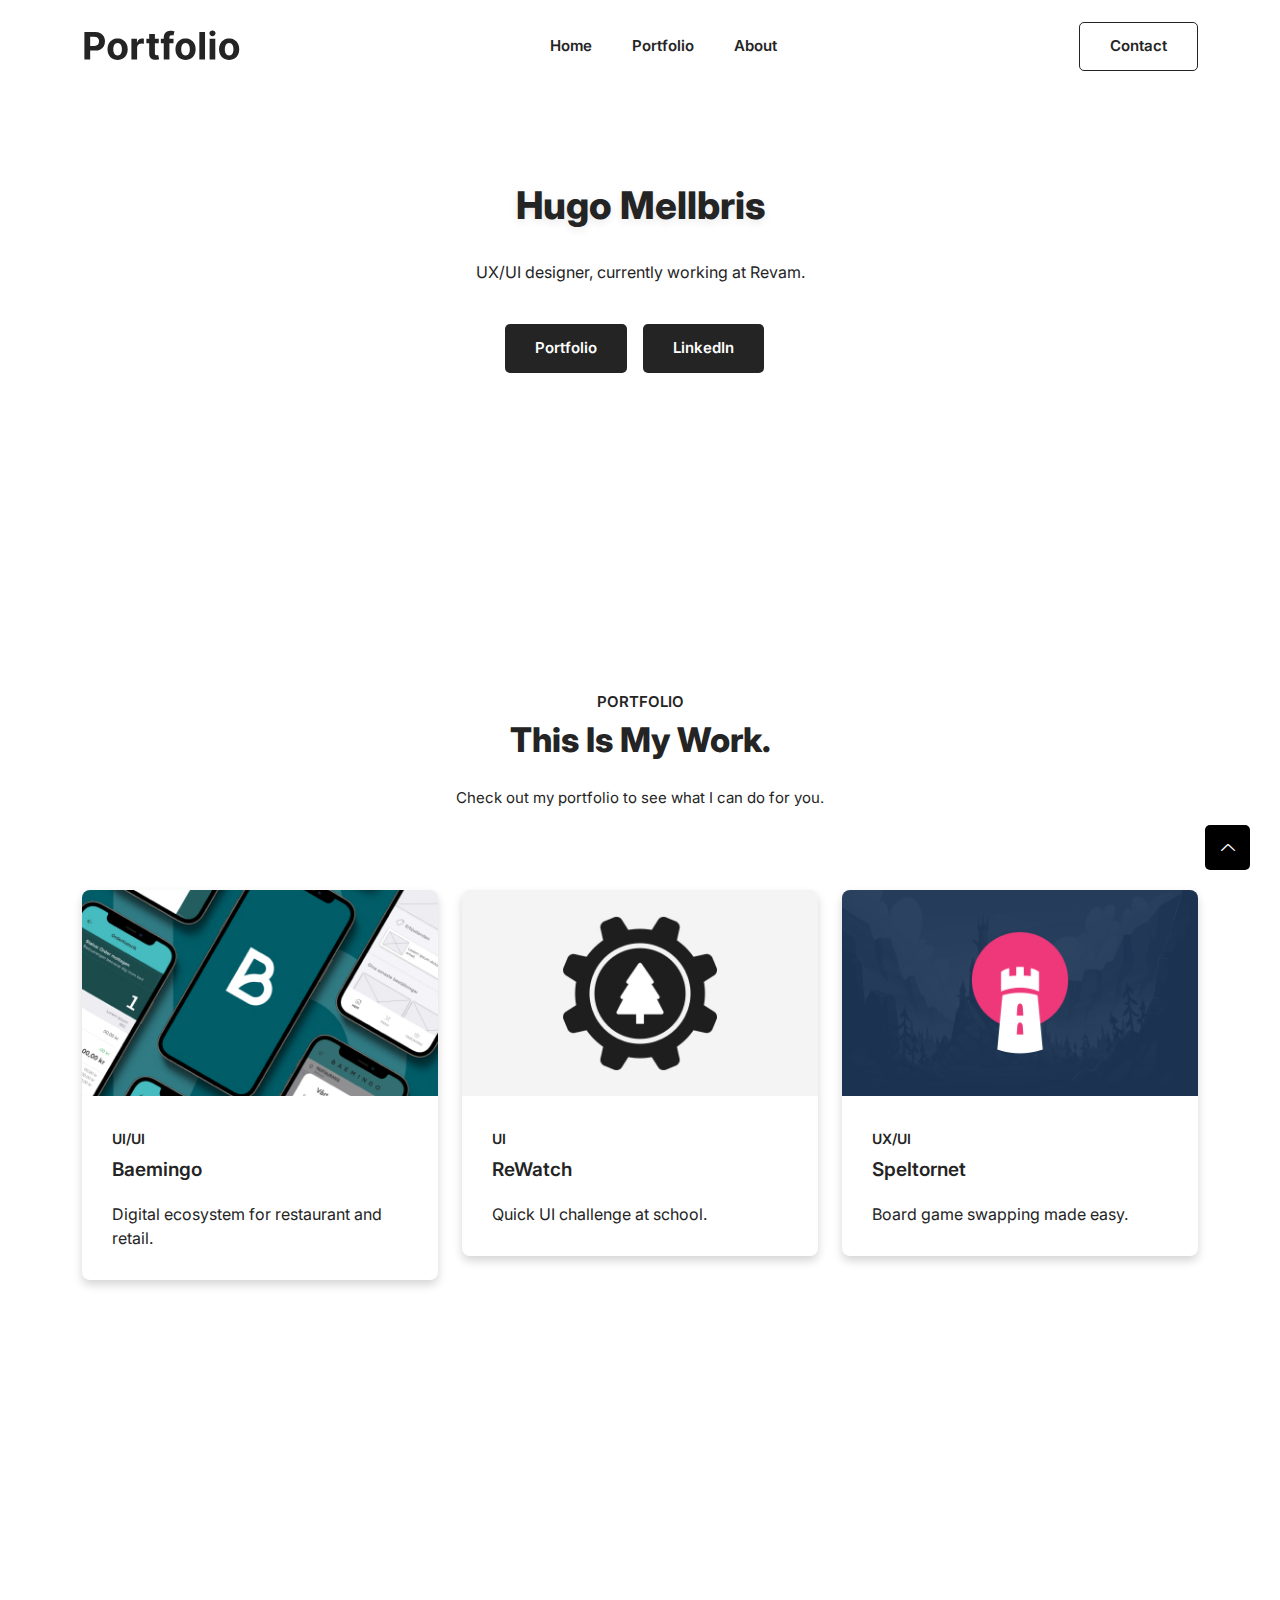
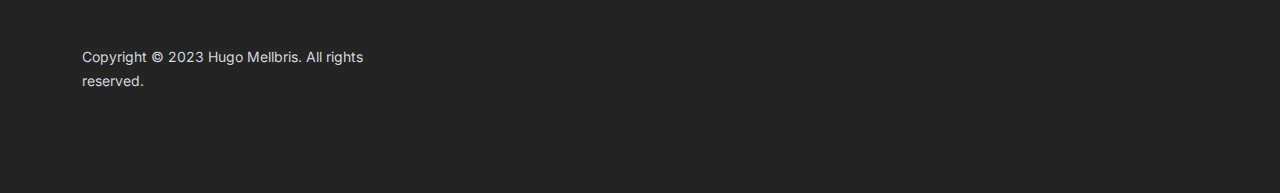
<file: index.html>
<!DOCTYPE html>
<html class="no-js" lang="zxx">

<head>
    <meta charset="utf-8" />
    <meta http-equiv="x-ua-compatible" content="ie=edge" />
    <title>Hugo Mellbris | UX/UI designer</title>
    <meta name="description" content="" />
    <meta name="viewport" content="width=device-width, initial-scale=1" />
    <link rel="shortcut icon" type="image/x-icon" href="assets/images/favicon.png" />

    <!-- ========================= CSS here ========================= -->
    <link rel="stylesheet" href="assets/css/bootstrap.min.css" />
    <link rel="stylesheet" href="assets/css/LineIcons.2.0.css" />
    <link rel="stylesheet" href="assets/css/animate.css" />
    <link rel="stylesheet" href="assets/css/tiny-slider.css" />
    <link rel="stylesheet" href="assets/css/glightbox.min.css" />
    <link rel="stylesheet" href="assets/css/main.css" />

</head>

<body>
    <!--[if lte IE 9]>
      <p class="browserupgrade">
        You are using an <strong>outdated</strong> browser. Please
        <a href="https://browsehappy.com/">upgrade your browser</a> to improve
        your experience and security.
      </p>
    <![endif]-->

    <!-- Preloader -->
    <div class="preloader">
        <div class="preloader-inner">
            <div class="preloader-icon">
                <span></span>
                <span></span>
            </div>
        </div>
    </div>
    <!-- /End Preloader -->

    <!-- Start Header Area -->
    <header class="header navbar-area">
        <div class="container">
            <div class="row align-items-center">
                <div class="col-lg-12">
                    <div class="nav-inner">
                        <!-- Start Navbar -->
                        <nav class="navbar navbar-expand-lg">
                            <a class="navbar-brand" href="index.html">
                                <img src="assets/images/logo/white-logo.svg" alt="Logo">
                            </a>
                            <button class="navbar-toggler mobile-menu-btn" type="button" data-bs-toggle="collapse"
                                data-bs-target="#navbarSupportedContent" aria-controls="navbarSupportedContent"
                                aria-expanded="false" aria-label="Toggle navigation">
                                <span class="toggler-icon"></span>
                                <span class="toggler-icon"></span>
                                <span class="toggler-icon"></span>
                            </button>
                            <div class="collapse navbar-collapse sub-menu-bar" id="navbarSupportedContent">
                                <ul id="nav" class="navbar-nav ms-auto">
                                    <li class="nav-item">
                                        <a href="#home" class="page-scroll active"
                                            aria-label="Toggle navigation">Home</a>
                                    </li>
                                    <li class="nav-item">
                                        <a href="#blog" class="page-scroll"
                                            aria-label="Toggle navigation">Portfolio</a>
                                    </li>
                                    <li class="nav-item">
                                        <a href="#overview" class="page-scroll"
                                            aria-label="Toggle navigation">About</a>
                                    </li>
                                </ul>
                            </div> <!-- navbar collapse -->
                            <div class="button add-list-button">
                                <a href="mailto:hugo.mellbris@gmail.com" class="btn">Contact</a>
                            </div>
                        </nav>
                        <!-- End Navbar -->
                    </div>
                </div>
            </div> <!-- row -->
        </div> <!-- container -->
    </header>
    <!-- End Header Area -->

    <!-- Start Hero Area -->
    <section id="home" class="hero-area">
        <div class="container">
                    <div class="hero-content">
                        <h1 class="wow fadeInLeft" data-wow-delay=".4s">Hugo Mellbris</h1>
                        <p class="wow fadeInLeft" data-wow-delay=".6s">UX/UI designer, currently working at Revam.</p>
                        <div class="button wow fadeInLeft" data-wow-delay=".8s">
                            <a href="#blog" class="btn "page-scroll></i> Portfolio</a>
                            <a href="https://www.linkedin.com/in/hugomellbris/" class="btn" target="_blank">LinkedIn</a>
                        </div>
                    </div>
        </div>
    </section>
    <!-- End Hero Area -->

    <!-- Start Blog Section Area -->
    <section id="blog" class="blog-section section">
        <div class="container">
            <div class="row">
                <div class="col-12">
                    <div class="section-title">
                        <h3 class="wow zoomIn" data-wow-delay=".2s">Portfolio</h3>
                        <h2 class="wow fadeInUp" data-wow-delay=".4s">This is my work.</h2>
                        <p class="wow fadeInUp" data-wow-delay=".6s">Check out my portfolio to see what I can do for you.</p>
                    </div>
                </div>
            </div>
            <div class="row">
                
                <div class="col-lg-4 col-md-6 col-12">
                    <!-- Start Single Blog -->
                    <div class="single-blog wow fadeInUp" data-wow-delay=".2s">
                        <div class="blog-img">
                            <a href="portfolio-baemingo.html">
                                <img src="portfolio/baemingo/card.jpg" alt="#">
                            </a>
                        </div>
                        <div class="blog-content">
                            <a class="category" href="portfolio-baemingo.html">UI/UI</a>
                            <h4>
                                <a href="portfolio-baemingo.html">Baemingo</a>
                            </h4>
                            <p>Digital ecosystem for restaurant and retail.</p>
                        </div>
                    </div>
                    <!-- End Single Blog -->
                </div>
                <div class="col-lg-4 col-md-6 col-12">
                    <!-- Start Single Blog -->
                    <div class="single-blog wow fadeInUp" data-wow-delay=".4s">
                        <div class="blog-img">
                            <a href="portfolio-rewatch.html">
                                <img src="portfolio/rewatch/card.jpg" alt="#">
                            </a>
                        </div>
                        <div class="blog-content">
                            <a class="category" href="portfolio-rewatch.html">UI</a>
                            <h4>
                                <a href="portfolio-rewatch.html">ReWatch</a>
                            </h4>
                            <p>Quick UI challenge at school.</p>
                        </div>
                    </div>
                    <!-- End Single Blog -->
                </div>
                <div class="col-lg-4 col-md-6 col-12">
                    <!-- Start Single Blog -->
                    <div class="single-blog wow fadeInUp" data-wow-delay=".6s">
                        <div class="blog-img">
                            <a href="portfolio-speltornet.html">
                                <img src="portfolio/speltornet/card.jpg" alt="#">
                            </a>
                        </div>
                        <div class="blog-content">
                            <a class="category" href="portfolio-speltornet.html">UX/UI</a>
                            <h4>
                                <a href="portfolio-speltornet.html">Speltornet</a>
                            </h4>
                            <p>Board game swapping made easy.</p>
                        </div>
                    </div>
                    <!-- End Single Blog -->
                </div>
                <div class="col-lg-4 col-md-6 col-12">
                    <!-- Start Single Blog -->
                    <div class="single-blog wow fadeInUp" data-wow-delay=".6s">
                        <div class="blog-img">
                            <a href="portfolio-packetup.html">
                                <img src="portfolio/packetup/card.jpg" alt="#">
                            </a>
                        </div>
                        <div class="blog-content">
                            <a class="category" href="portfolio-packetup.html">UX/UI</a>
                            <h4>
                                <a href="portfolio-packetup.html">PacketUp</a>
                            </h4>
                            <p>All-in-one shipping service.</p>
                        </div>
                    </div>
                    <!-- End Single Blog -->
                </div>
                <div class="col-lg-4 col-md-6 col-12">
                    <!-- Start Single Blog -->
                    <div class="single-blog wow fadeInUp" data-wow-delay=".6s">
                        <div class="blog-img">
                            <a href="portfolio-startupdapp.html">
                                <img src="portfolio/startupdapp/card.jpg" alt="#">
                            </a>
                        </div>
                        <div class="blog-content">
                            <a class="category" href="portfolio-startupdapp.html">UI</a>
                            <h4>
                                <a href="portfolio-startupdapp.html">StartUp'd! App</a>
                            </h4>
                            <p>Companion to the desktop version</p>
                        </div>
                    </div>
                    <!-- End Single Blog -->
                </div>
                <div class="col-lg-4 col-md-6 col-12">
                    <!-- Start Single Blog -->
                    <div class="single-blog wow fadeInUp" data-wow-delay=".6s">
                        <div class="blog-img">
                            <a href="portfolio-startupd.html">
                                <img src="portfolio/startupd/card.jpg" alt="#">
                            </a>
                        </div>
                        <div class="blog-content">
                            <a class="category" href="portfolio-startupd.html">UX/UI</a>
                            <h4>
                                <a href="portfolio-startupd.html">StartUp'd!</a>
                            </h4>
                            <p>Digital tool for business startups.</p>
                        </div>
                    </div>
                    <!-- End Single Blog -->
                </div>
            </div>
        </div>
    </section>
    <!-- End Blog Section Area -->

    <!-- Start App Info Area -->
    <section id="overview" class="app-info section">
        <div class="container">
            <div class="section-title">
                <h3 class="wow zoomIn" data-wow-delay=".2s">About me</h3>
                <h2 class="wow fadeInUp" data-wow-delay=".4s">Hey, I'm Hugo.</h2>
            </div>
            <div class="info-one style2">
                <div class="row align-items-center">
                    <div class="col-lg-6 col-md-12 col-12">
                        <div class="info-image wow fadeInLeft" data-wow-delay=".3s">
                            <img class="ss1" src="assets/images/hugo.jpg" alt="#">
                        </div>
                    </div>
                    <div class="col-lg-6 col-md-12 col-12">
                        <!-- Start Info Text -->
                        <div class="info-text wow fadeInRight" data-wow-delay=".5s">
                            <h2>Hello there!</h2>
                            <p>My name is Hugo Mellbris and I am a UX designer, living in Stockholm, currently working at Revam.</p>
                            <p>I have always had an aesthetic interest, both in form and image as well as film and music. During junior high school, I became interested in graphic design when I did an internship at an advertising agency in my hometown Visby. My supervisor let me influence graphics that actually ended up in print. Those two weeks became the entrance to a new type of thinking.</p>
                            <p>After high school, I started working in the restaurant industry and continued doing so for 12 years. During this time I never let go of the idea of ​​design itself, it was somewhere in my subconscious I guess.</p>
                            <p>I slowly but surely began to think along the lines of how to develop and streamline different types of services and platforms but didn't have a direct label for it. By chance, an acquaintance told me about UX design and recommended I look up the concept. And here I am now - a graduate UX designer!</p>
                            <p>I find a great commitment to sustainability, whether it concerns the environment or digital services and everything in between. I strongly believe in designing sustainably as soon as possible, both for services, people, and the world.</p>
                            <p>My other interests mainly revolve around e-sports, training, and football. When I'm not sitting in front of the computer or lifting weights at the gym, I enjoy traveling the world and discovering new places. In the future, I would like to work in the gaming industry or with environmental projects.</p>
                            <p>If you want to know more about me, do not hesitate to get in touch!</p>
                            <p><b>Well met, Hugo</b></p>
                        </div>
                        <!-- End Info Text -->
                    </div>
                </div>
            </div>
        </div>
    </section>
    <!-- End App Info Area -->

        <!-- Start Footer Area -->
        <footer class="footer">
            <!-- Start Footer Top -->
            <div class="footer-top">
                <div class="container">
                    <div class="row">
                        <div class="col-lg-4 col-md-4 col-12">
                            <!-- Single Widget -->
                            <div class="single-footer f-about">
                                <p>Copyright © 2023 Hugo Mellbris. All rights reserved.</p>
                            </div>
                            <!-- End Single Widget -->
                        </div>
                        
                    </div>
                </div>
            </div>
            <!--/ End Footer Top -->
    
        </footer>
        <!--/ End Footer Area -->

    <!-- ========================= scroll-top ========================= -->
    <a href="#" class="scroll-top">
        <i class="lni lni-chevron-up"></i>
    </a>

    <!-- ========================= JS here ========================= -->
    <script src="assets/js/bootstrap.min.js"></script>
    <script src="assets/js/wow.min.js"></script>
    <script src="assets/js/tiny-slider.js"></script>
    <script src="assets/js/glightbox.min.js"></script>
    <script src="assets/js/count-up.min.js"></script>
    <script src="assets/js/main.js"></script>
    <script type="text/javascript">
        //======== tiny slider
        tns({
            container: '.client-logo-carousel',
            autoplay: true,
            autoplayButtonOutput: false,
            mouseDrag: true,
            gutter: 15,
            nav: false,
            controls: false,
            responsive: {
                0: {
                    items: 1,
                },
                540: {
                    items: 2,
                },
                768: {
                    items: 3,
                },
                992: {
                    items: 4,
                }
            }
        });

        //========= testimonial 
        tns({
            container: '.testimonial-slider',
            items: 3,
            slideBy: 'page',
            autoplay: false,
            mouseDrag: true,
            gutter: 0,
            nav: true,
            controls: false,
            controlsText: ['<i class="lni lni-arrow-left"></i>', '<i class="lni lni-arrow-right"></i>'],
            responsive: {
                0: {
                    items: 1,
                },
                540: {
                    items: 1,
                },
                768: {
                    items: 1,
                },
                992: {
                    items: 1,
                },
                1170: {
                    items: 1,
                }
            }
        });

        //====== counter up 
        var cu = new counterUp({
            start: 0,
            duration: 2000,
            intvalues: true,
            interval: 100,
            append: " ",
        });
        cu.start();
    </script>
</body>

</html>
</file>
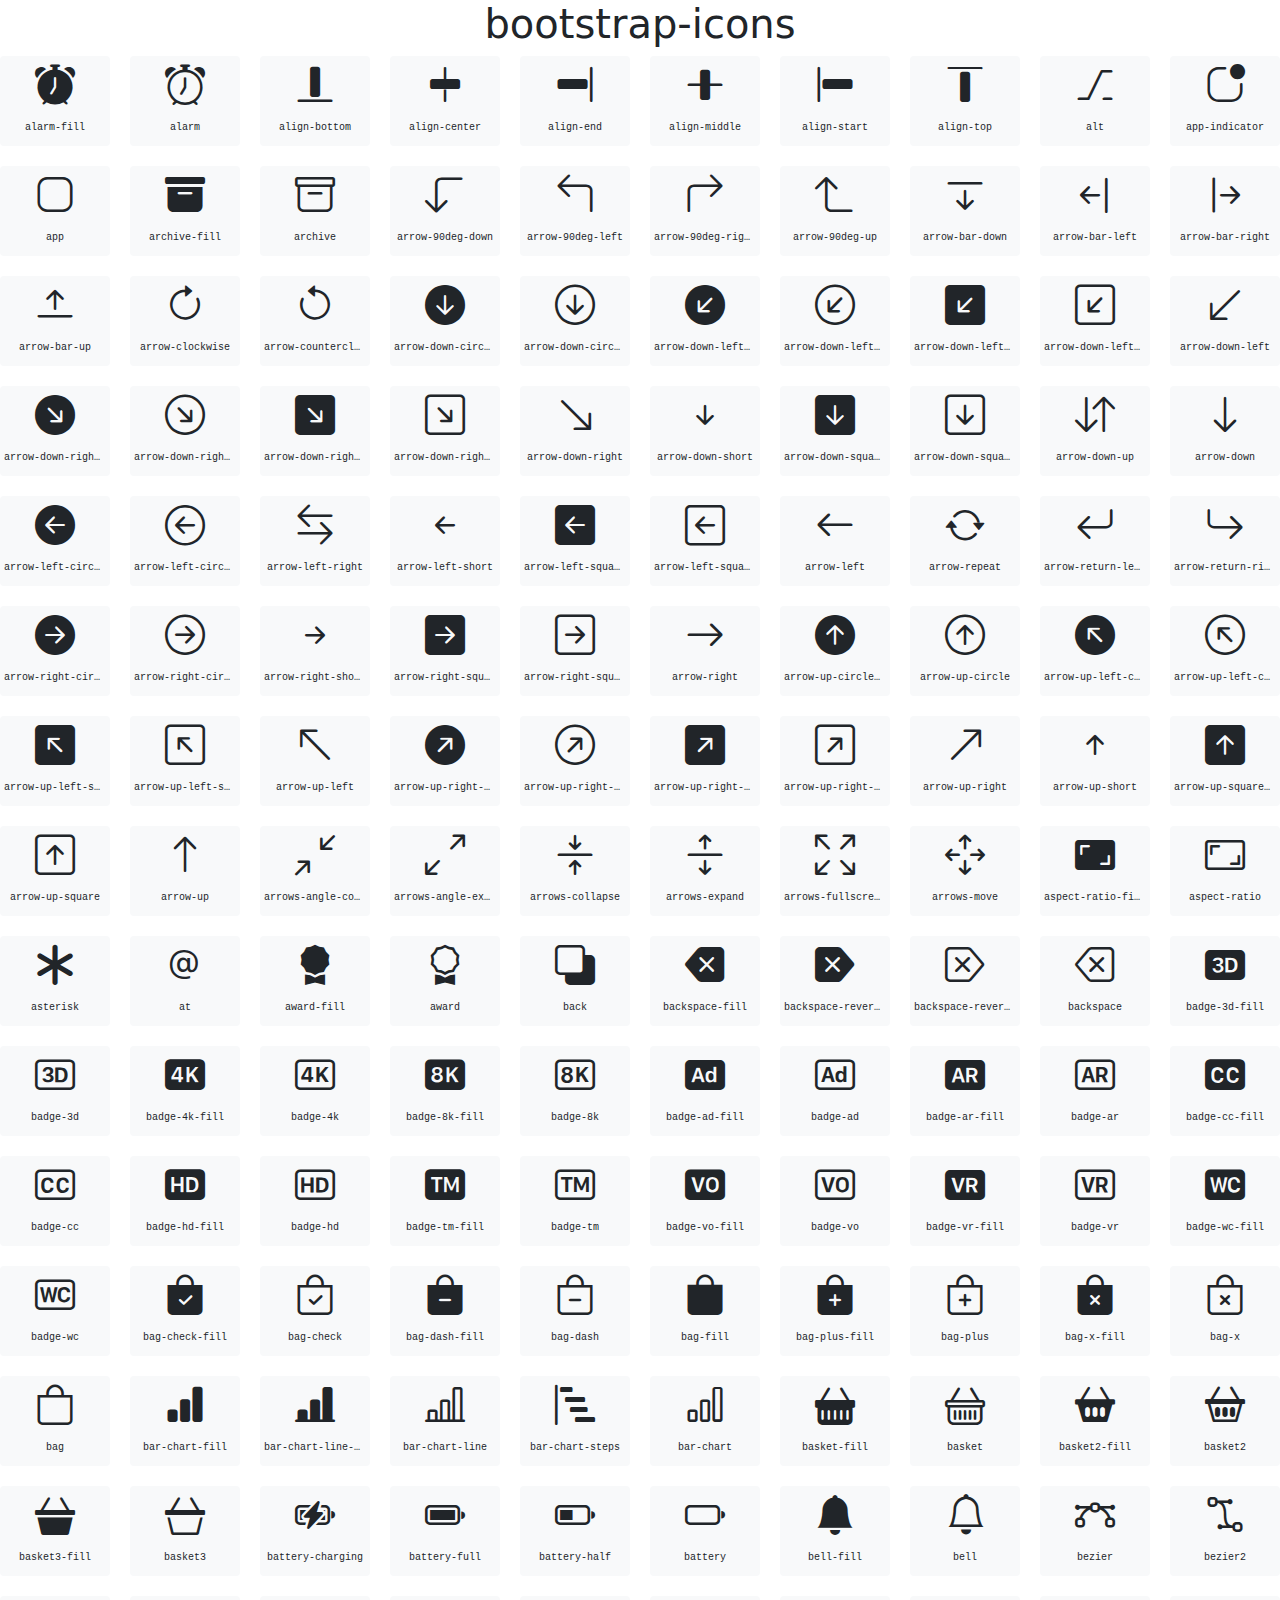
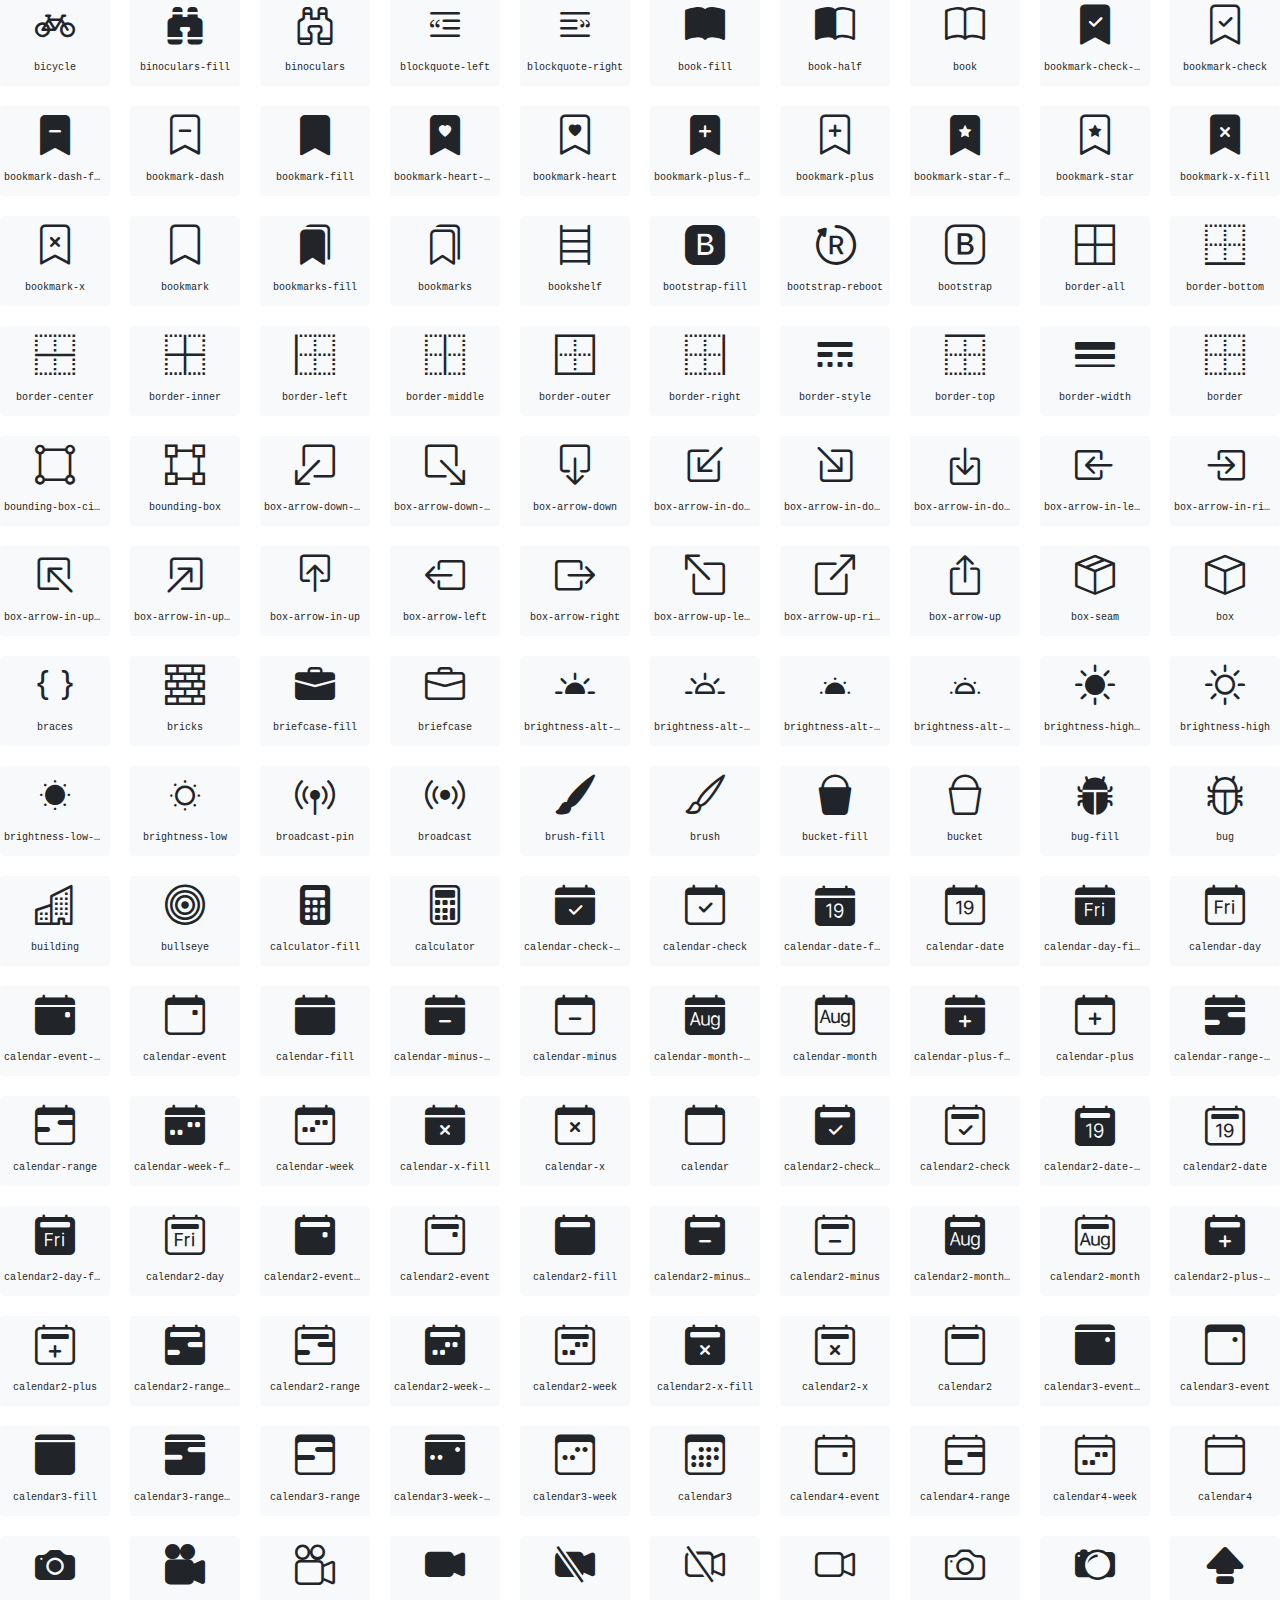
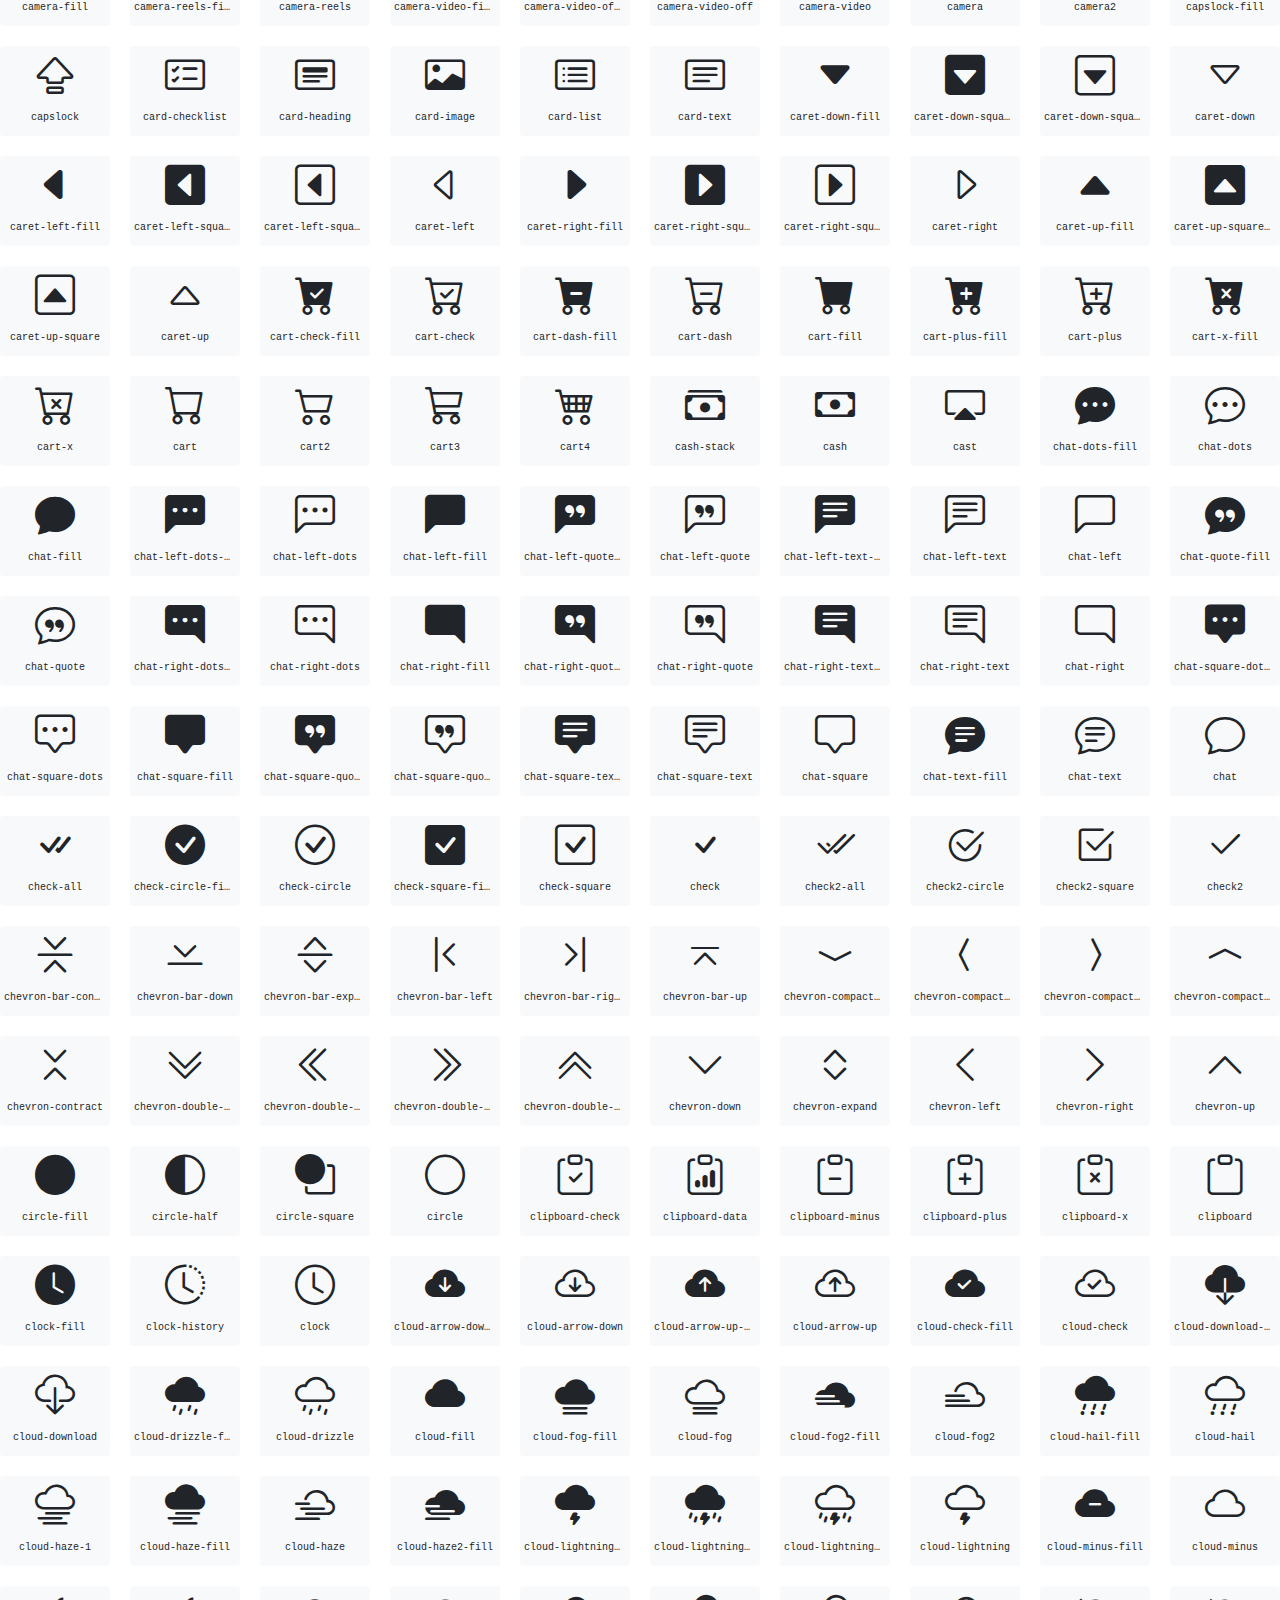
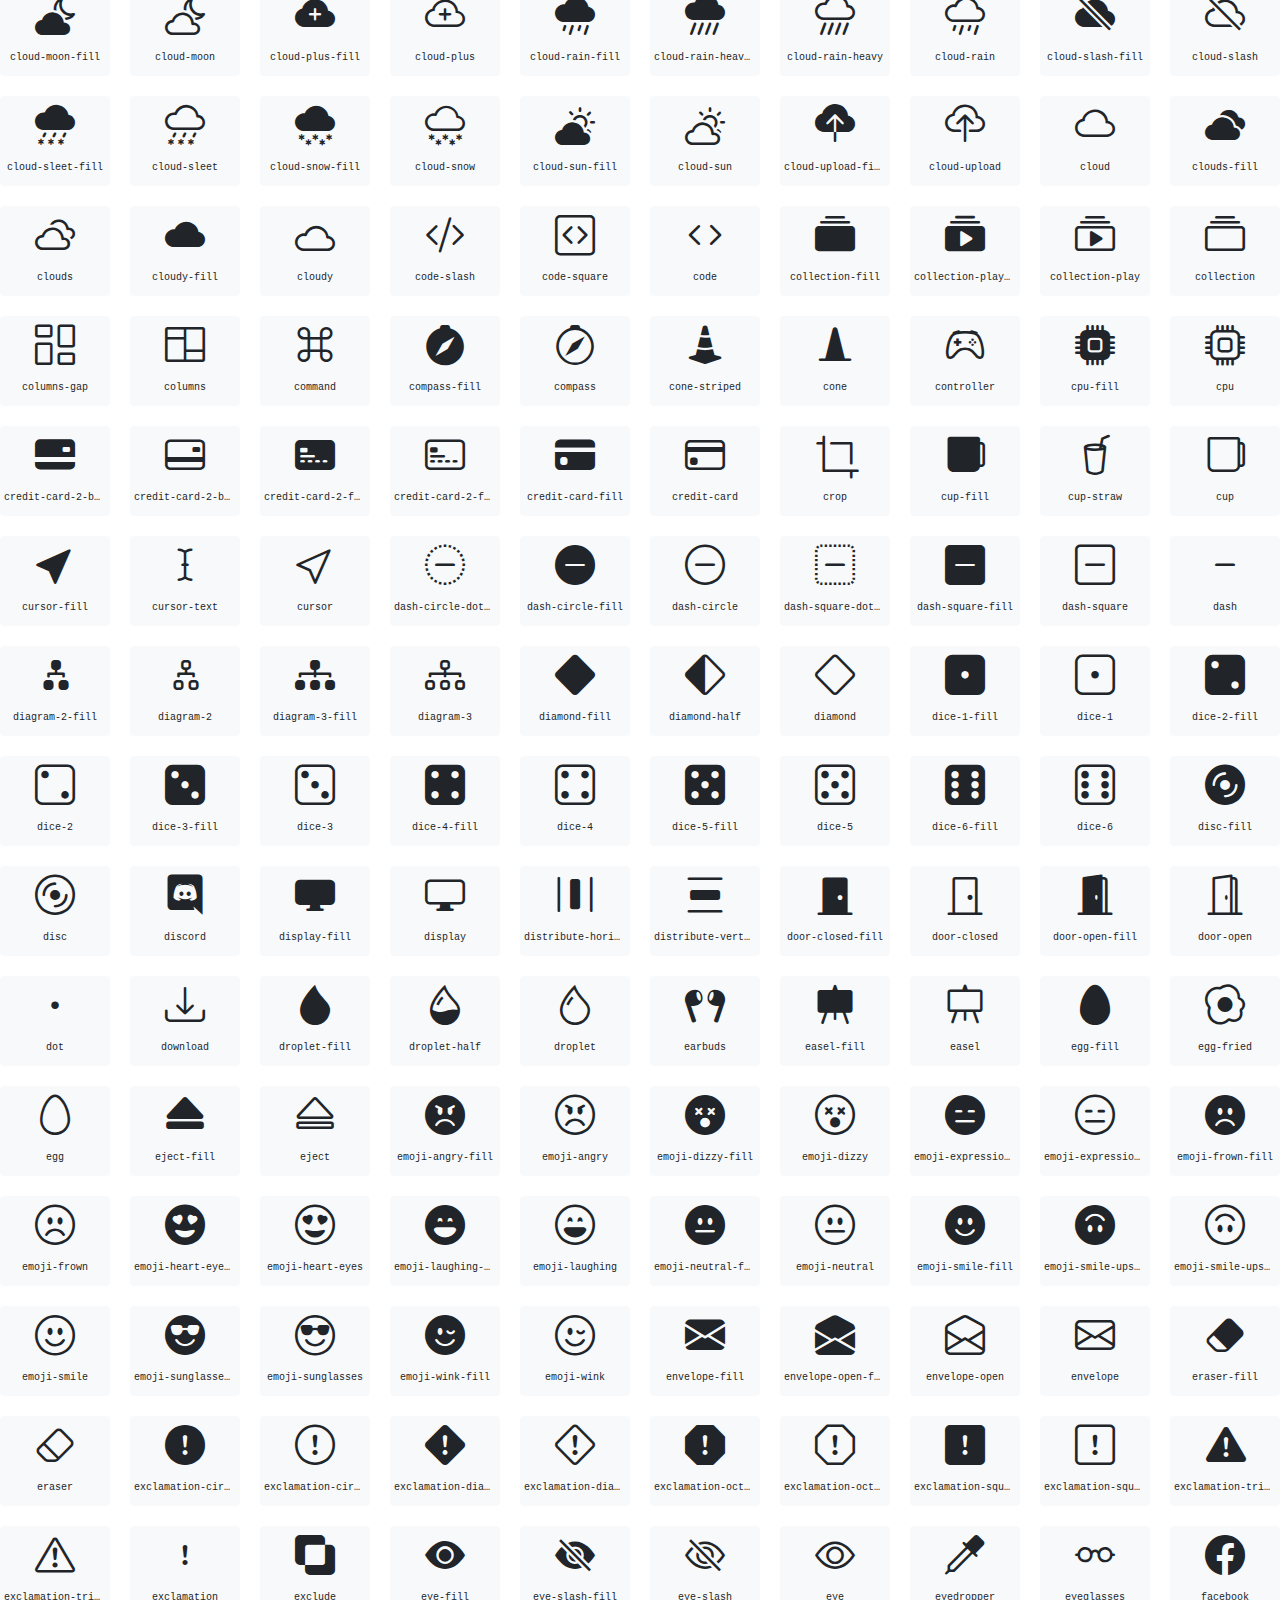
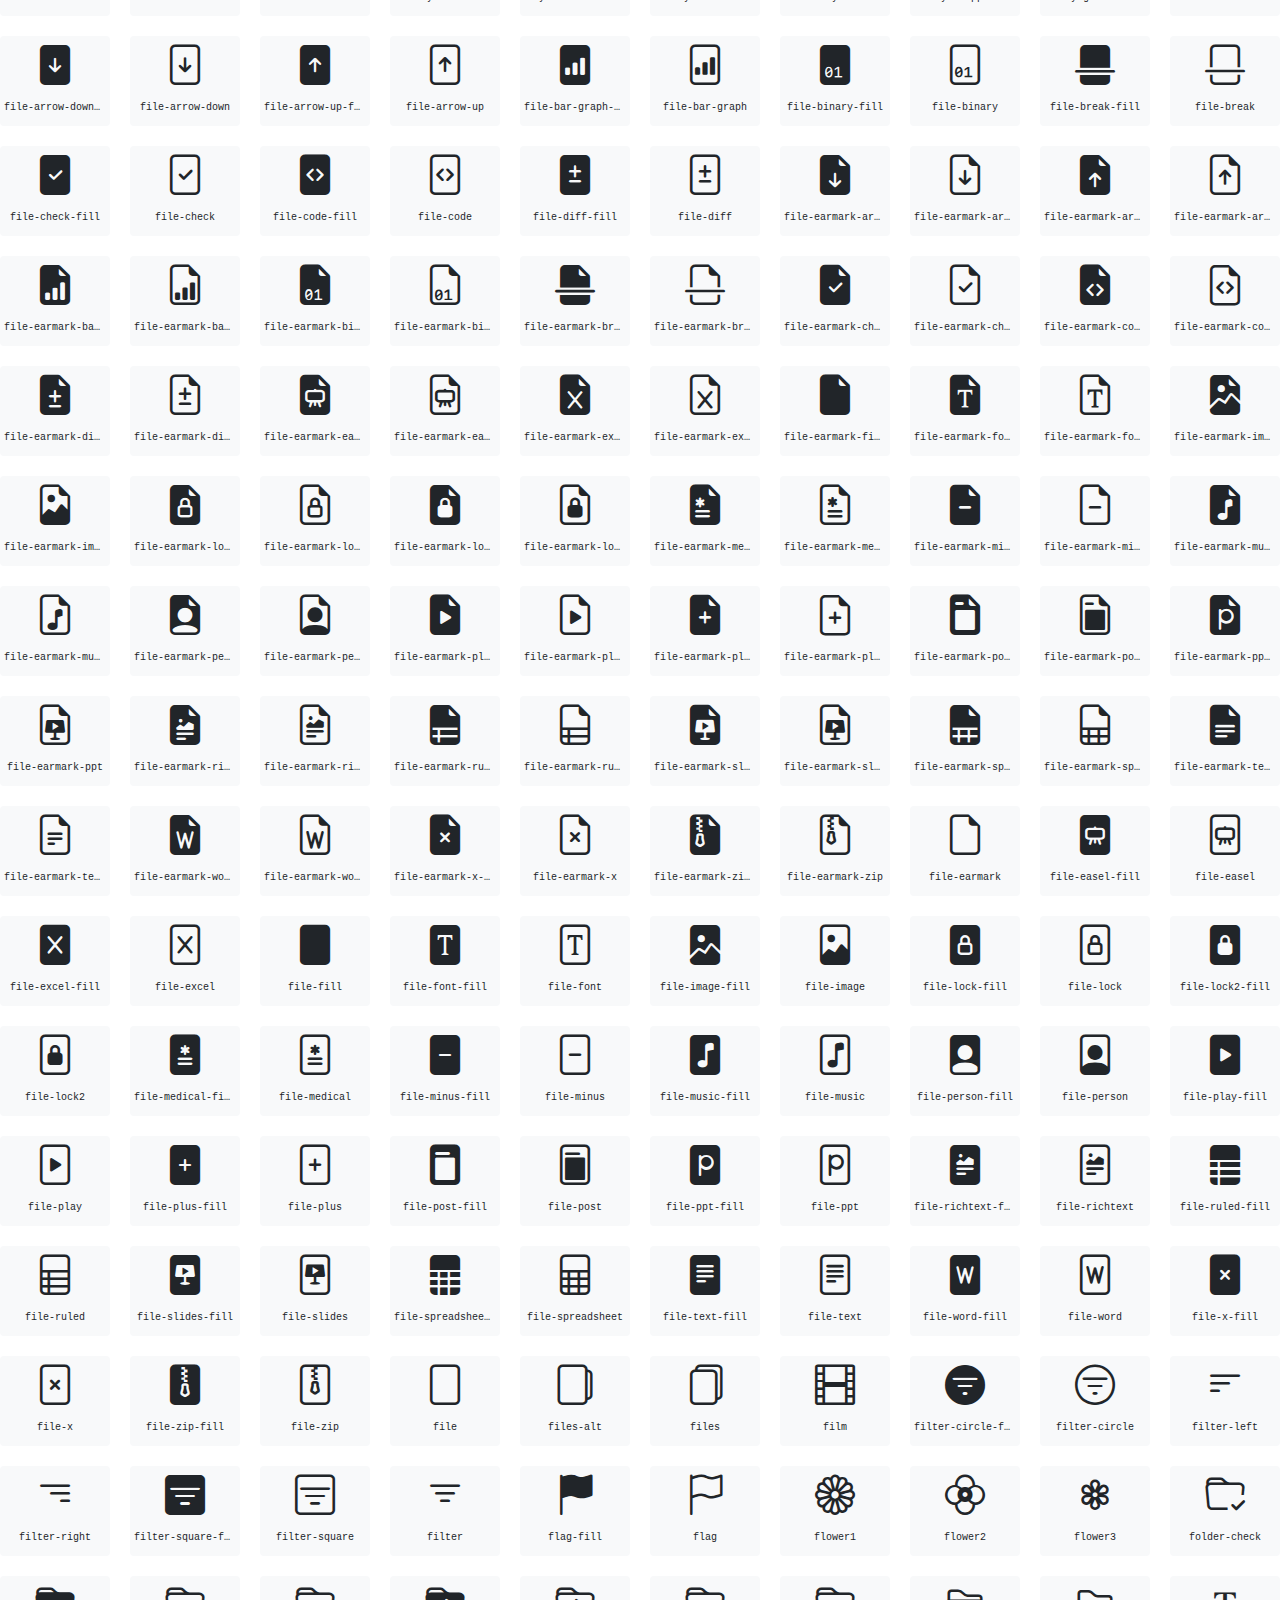
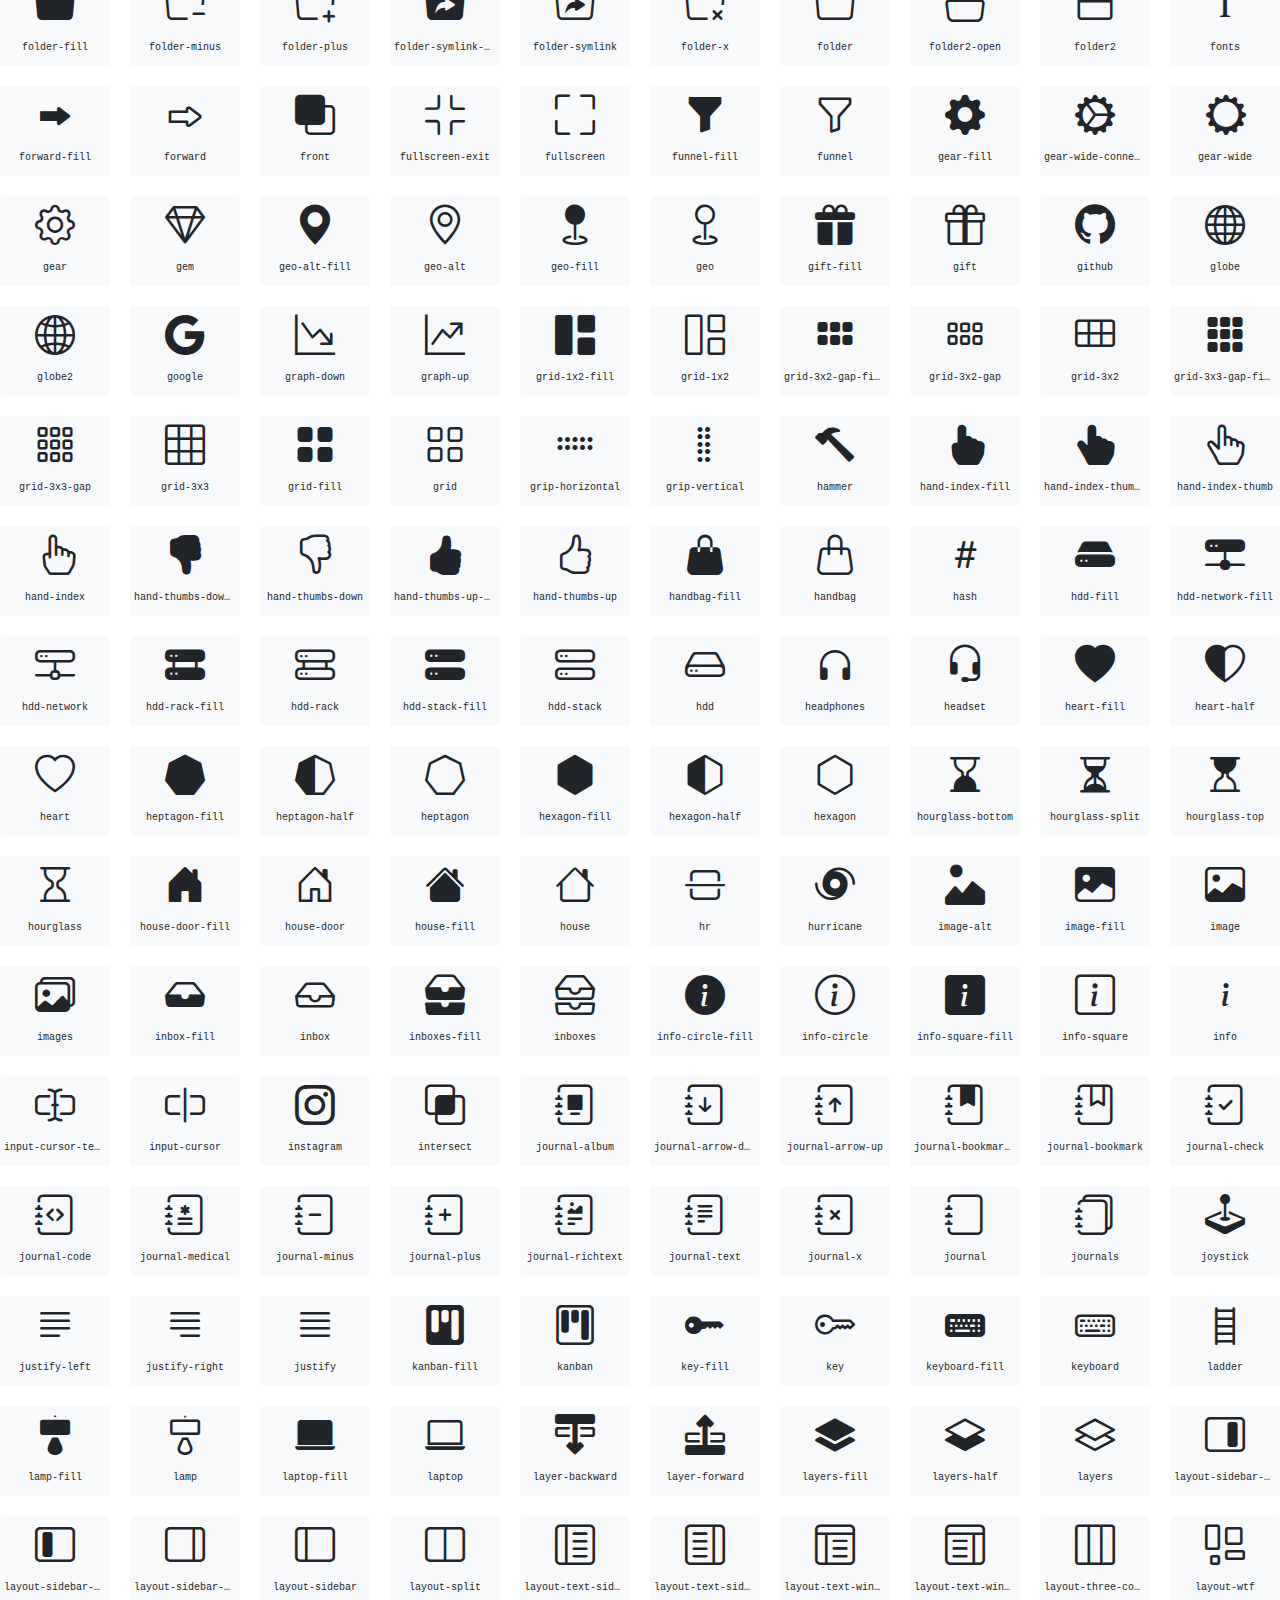
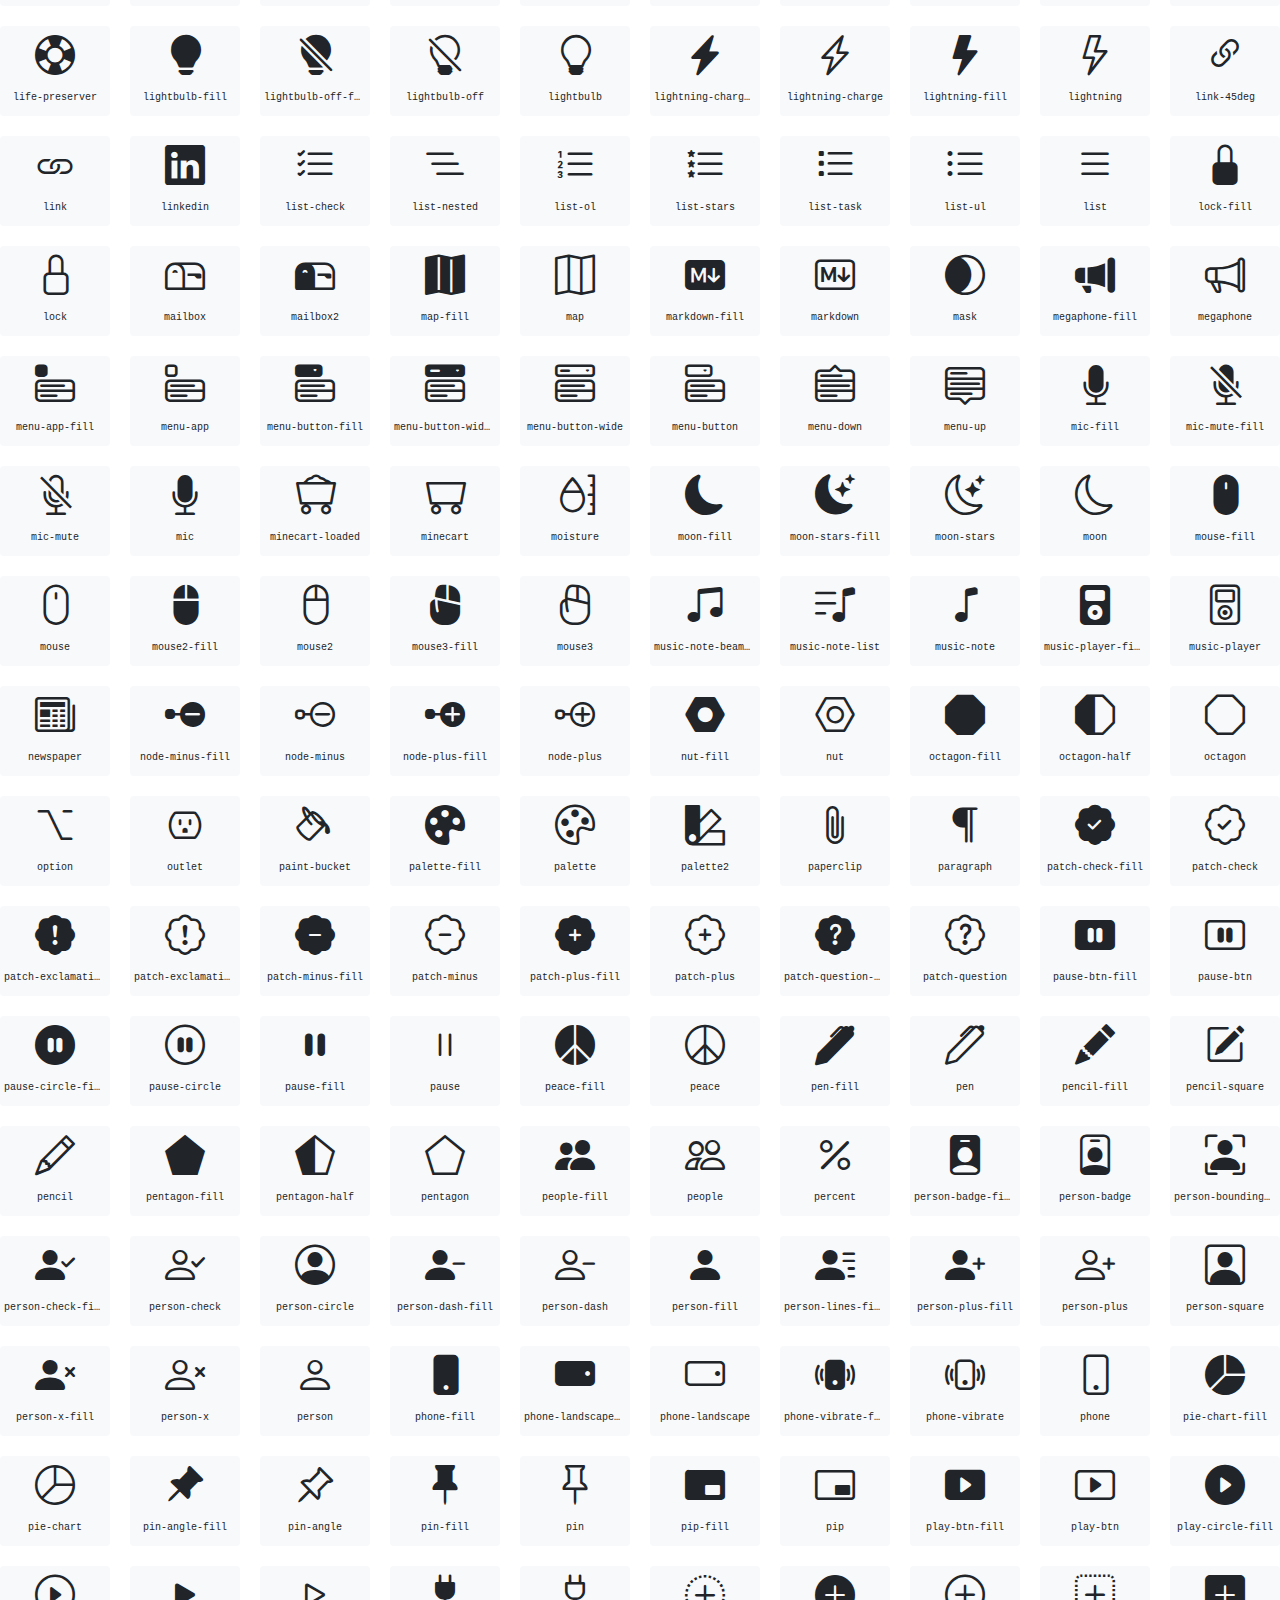
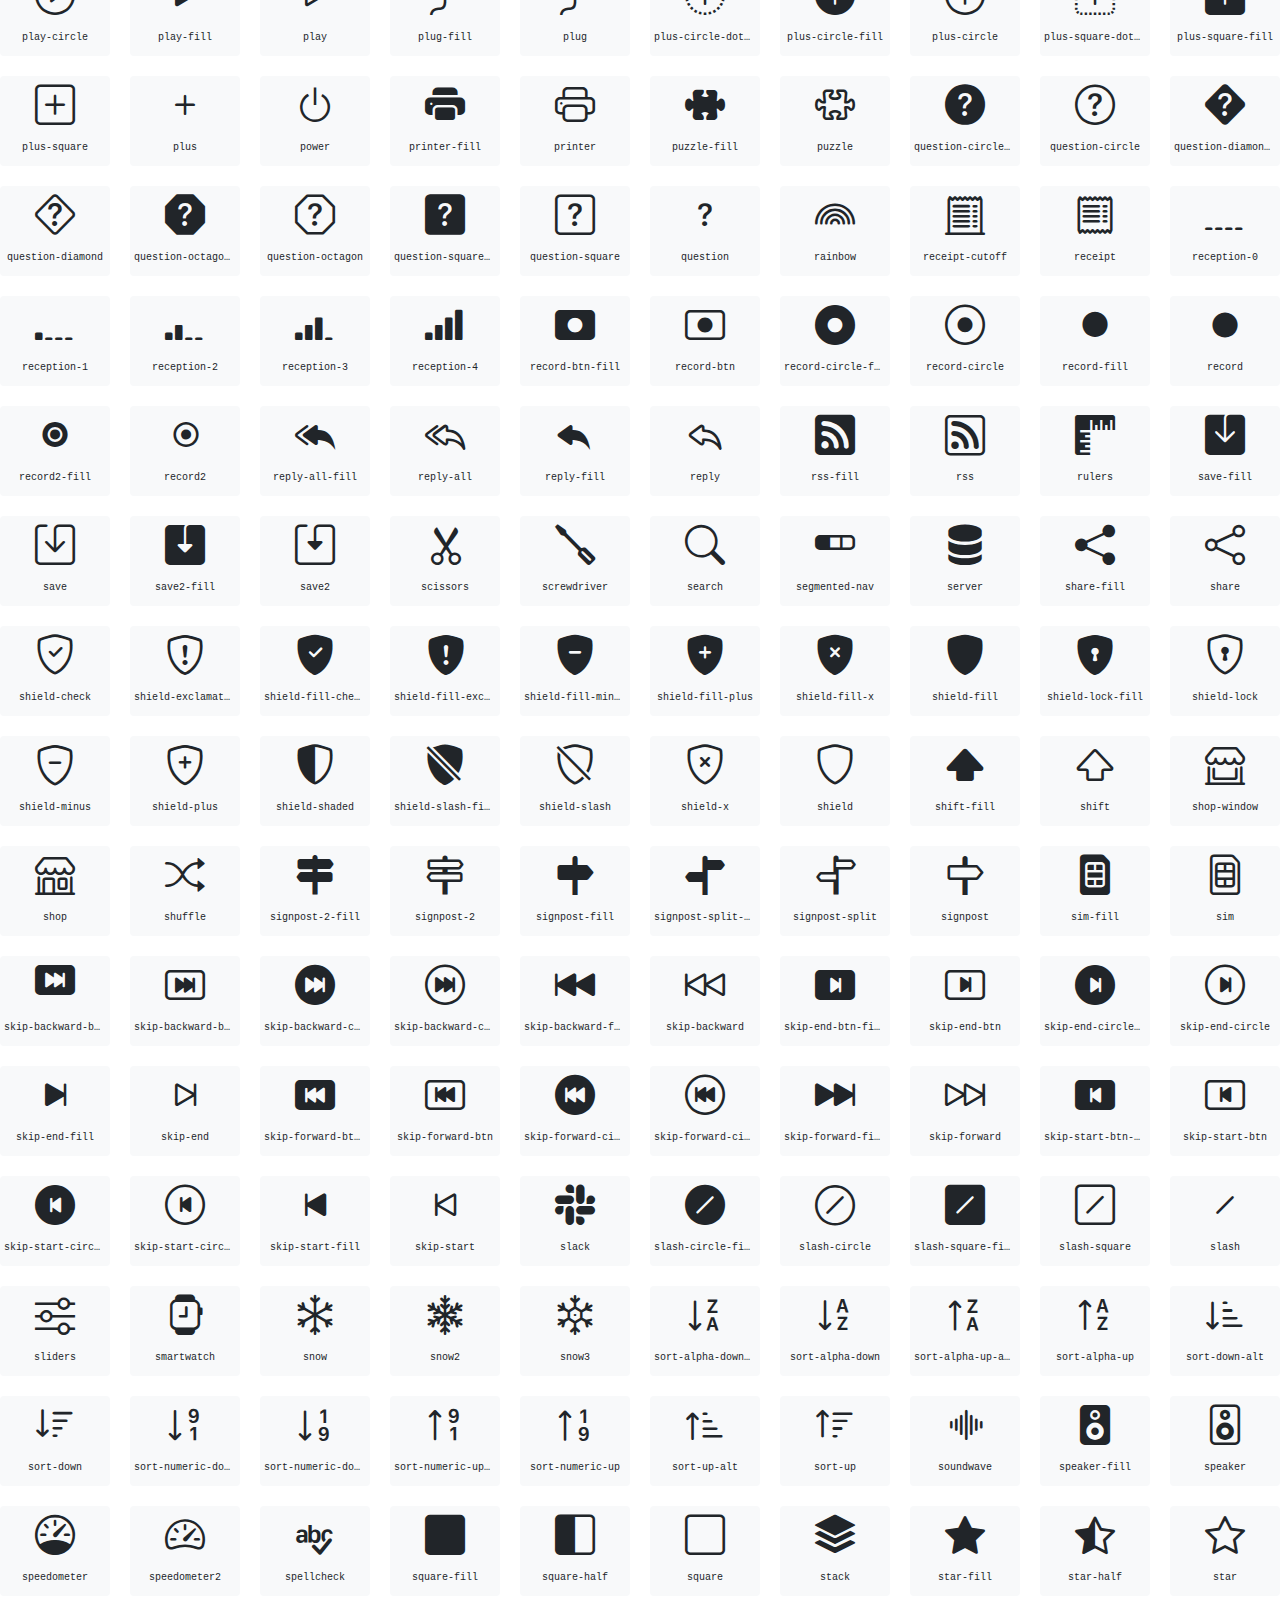
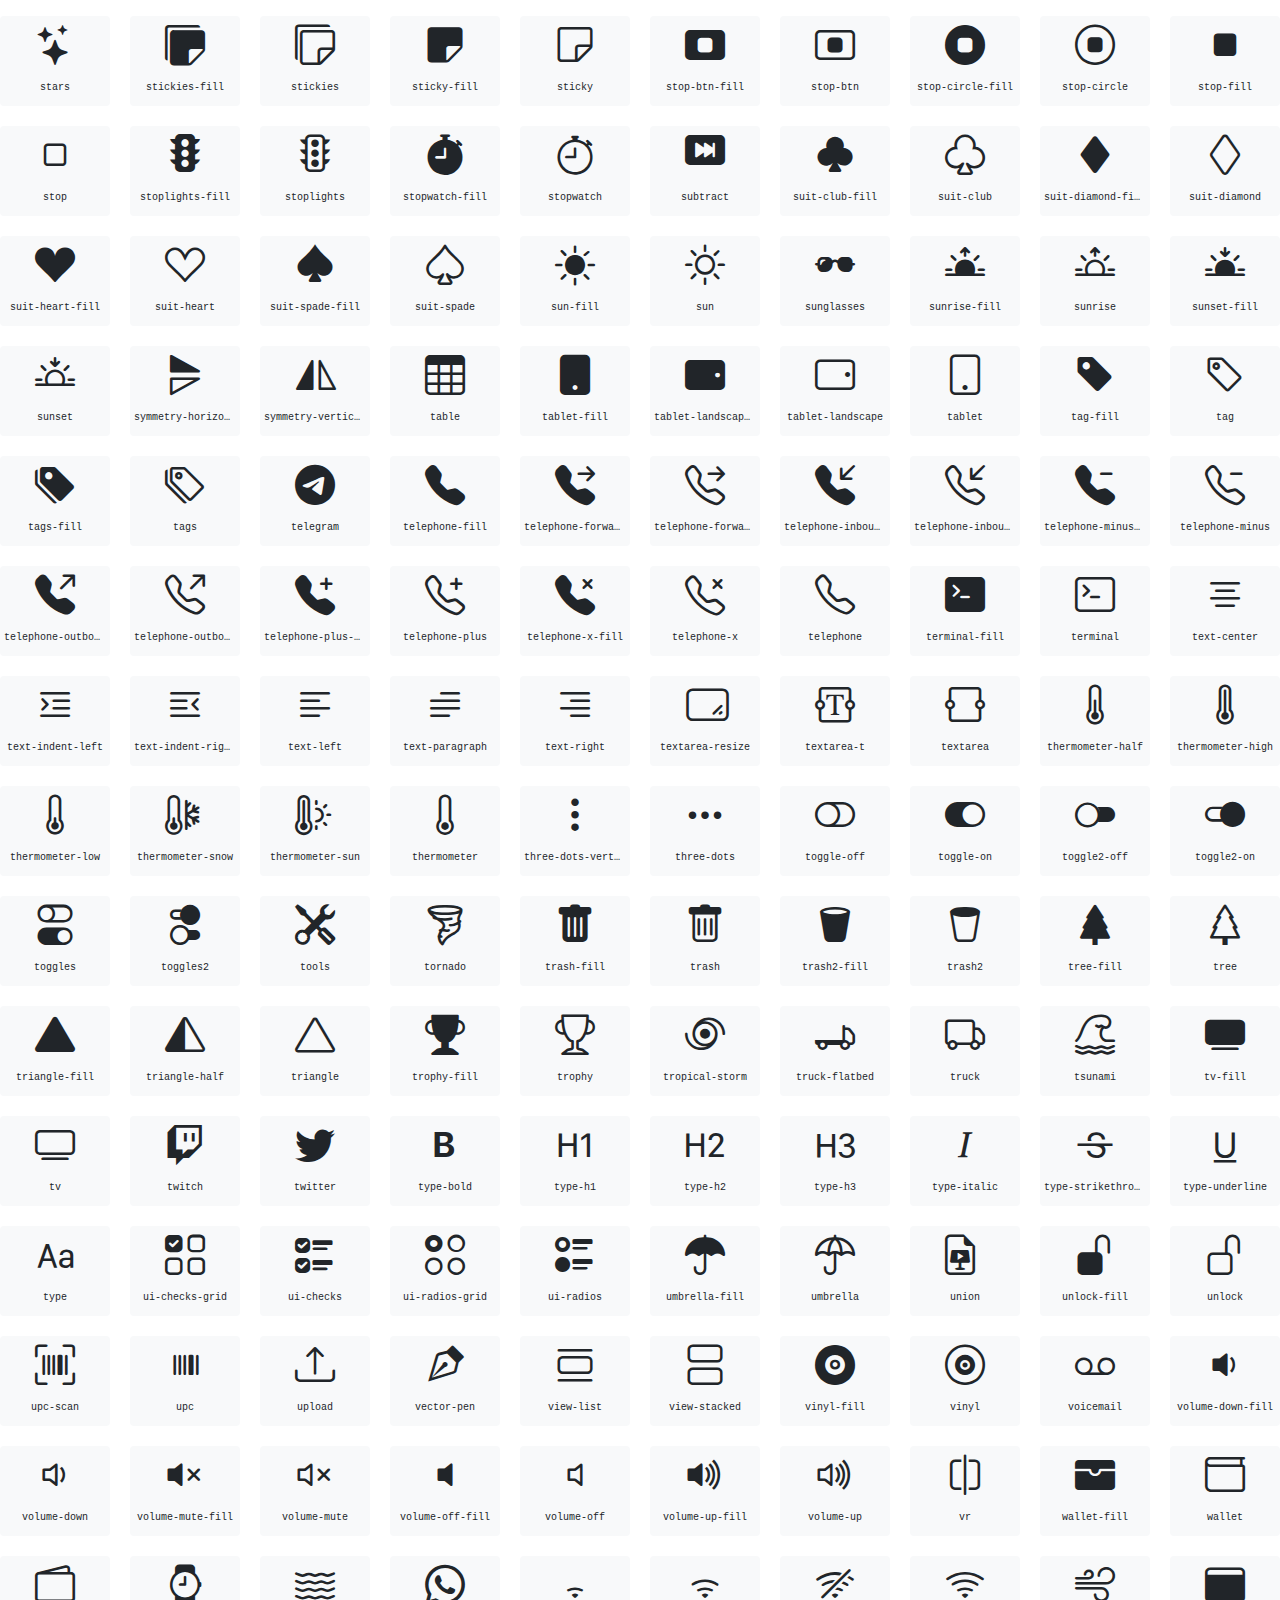
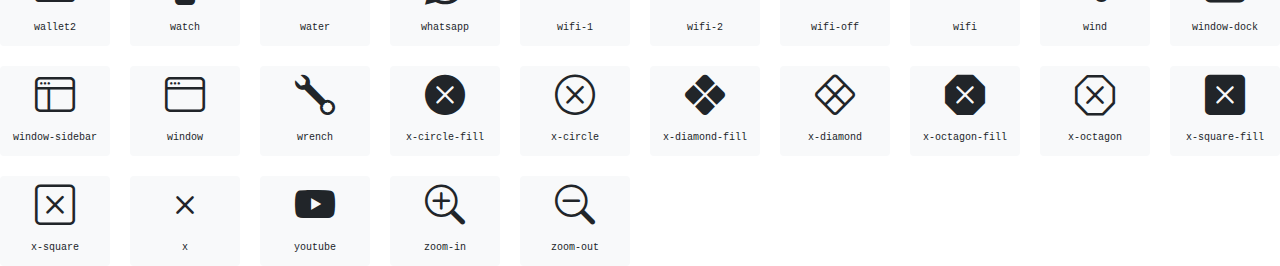
<file: assets/vendor/bootstrap-icons/index.html>
<!doctype html>
<html lang="en">
<head>
  <meta charset="utf-8">
  <title>bootstrap-icons</title>

  <style>
    .icons {
      display: grid;
      max-width: 100%;
      grid-template-columns: repeat(auto-fit, minmax(100px, 1fr) );
      gap: 1.25rem;
    }
    .icon {
      background-color: var(--bs-light);
      border-radius: .25rem;
    }
    .bi {
      margin: .25rem;
      font-size: 2.5rem;
    }
    .label {
      font-family: var(--bs-font-monospace);
    }
    .label {
      display: inline-block;
      width: 100%;
      overflow: hidden;
      padding: .25rem;
      font-size: .625rem;
      text-overflow: ellipsis;
      white-space: nowrap;
    }
  </style>

  <link rel="stylesheet" href="/assets/css/bootstrap.min.css">
  <link rel="stylesheet" href="bootstrap-icons.css">
</head>
<body class="text-center">

  <h1>bootstrap-icons</h1>

  <div class="icons">
    <div class="icon">
      <i class="bi bi-alarm-fill"></i>
      <div class="label">alarm-fill</div>
    </div>
    <div class="icon">
      <i class="bi bi-alarm"></i>
      <div class="label">alarm</div>
    </div>
    <div class="icon">
      <i class="bi bi-align-bottom"></i>
      <div class="label">align-bottom</div>
    </div>
    <div class="icon">
      <i class="bi bi-align-center"></i>
      <div class="label">align-center</div>
    </div>
    <div class="icon">
      <i class="bi bi-align-end"></i>
      <div class="label">align-end</div>
    </div>
    <div class="icon">
      <i class="bi bi-align-middle"></i>
      <div class="label">align-middle</div>
    </div>
    <div class="icon">
      <i class="bi bi-align-start"></i>
      <div class="label">align-start</div>
    </div>
    <div class="icon">
      <i class="bi bi-align-top"></i>
      <div class="label">align-top</div>
    </div>
    <div class="icon">
      <i class="bi bi-alt"></i>
      <div class="label">alt</div>
    </div>
    <div class="icon">
      <i class="bi bi-app-indicator"></i>
      <div class="label">app-indicator</div>
    </div>
    <div class="icon">
      <i class="bi bi-app"></i>
      <div class="label">app</div>
    </div>
    <div class="icon">
      <i class="bi bi-archive-fill"></i>
      <div class="label">archive-fill</div>
    </div>
    <div class="icon">
      <i class="bi bi-archive"></i>
      <div class="label">archive</div>
    </div>
    <div class="icon">
      <i class="bi bi-arrow-90deg-down"></i>
      <div class="label">arrow-90deg-down</div>
    </div>
    <div class="icon">
      <i class="bi bi-arrow-90deg-left"></i>
      <div class="label">arrow-90deg-left</div>
    </div>
    <div class="icon">
      <i class="bi bi-arrow-90deg-right"></i>
      <div class="label">arrow-90deg-right</div>
    </div>
    <div class="icon">
      <i class="bi bi-arrow-90deg-up"></i>
      <div class="label">arrow-90deg-up</div>
    </div>
    <div class="icon">
      <i class="bi bi-arrow-bar-down"></i>
      <div class="label">arrow-bar-down</div>
    </div>
    <div class="icon">
      <i class="bi bi-arrow-bar-left"></i>
      <div class="label">arrow-bar-left</div>
    </div>
    <div class="icon">
      <i class="bi bi-arrow-bar-right"></i>
      <div class="label">arrow-bar-right</div>
    </div>
    <div class="icon">
      <i class="bi bi-arrow-bar-up"></i>
      <div class="label">arrow-bar-up</div>
    </div>
    <div class="icon">
      <i class="bi bi-arrow-clockwise"></i>
      <div class="label">arrow-clockwise</div>
    </div>
    <div class="icon">
      <i class="bi bi-arrow-counterclockwise"></i>
      <div class="label">arrow-counterclockwise</div>
    </div>
    <div class="icon">
      <i class="bi bi-arrow-down-circle-fill"></i>
      <div class="label">arrow-down-circle-fill</div>
    </div>
    <div class="icon">
      <i class="bi bi-arrow-down-circle"></i>
      <div class="label">arrow-down-circle</div>
    </div>
    <div class="icon">
      <i class="bi bi-arrow-down-left-circle-fill"></i>
      <div class="label">arrow-down-left-circle-fill</div>
    </div>
    <div class="icon">
      <i class="bi bi-arrow-down-left-circle"></i>
      <div class="label">arrow-down-left-circle</div>
    </div>
    <div class="icon">
      <i class="bi bi-arrow-down-left-square-fill"></i>
      <div class="label">arrow-down-left-square-fill</div>
    </div>
    <div class="icon">
      <i class="bi bi-arrow-down-left-square"></i>
      <div class="label">arrow-down-left-square</div>
    </div>
    <div class="icon">
      <i class="bi bi-arrow-down-left"></i>
      <div class="label">arrow-down-left</div>
    </div>
    <div class="icon">
      <i class="bi bi-arrow-down-right-circle-fill"></i>
      <div class="label">arrow-down-right-circle-fill</div>
    </div>
    <div class="icon">
      <i class="bi bi-arrow-down-right-circle"></i>
      <div class="label">arrow-down-right-circle</div>
    </div>
    <div class="icon">
      <i class="bi bi-arrow-down-right-square-fill"></i>
      <div class="label">arrow-down-right-square-fill</div>
    </div>
    <div class="icon">
      <i class="bi bi-arrow-down-right-square"></i>
      <div class="label">arrow-down-right-square</div>
    </div>
    <div class="icon">
      <i class="bi bi-arrow-down-right"></i>
      <div class="label">arrow-down-right</div>
    </div>
    <div class="icon">
      <i class="bi bi-arrow-down-short"></i>
      <div class="label">arrow-down-short</div>
    </div>
    <div class="icon">
      <i class="bi bi-arrow-down-square-fill"></i>
      <div class="label">arrow-down-square-fill</div>
    </div>
    <div class="icon">
      <i class="bi bi-arrow-down-square"></i>
      <div class="label">arrow-down-square</div>
    </div>
    <div class="icon">
      <i class="bi bi-arrow-down-up"></i>
      <div class="label">arrow-down-up</div>
    </div>
    <div class="icon">
      <i class="bi bi-arrow-down"></i>
      <div class="label">arrow-down</div>
    </div>
    <div class="icon">
      <i class="bi bi-arrow-left-circle-fill"></i>
      <div class="label">arrow-left-circle-fill</div>
    </div>
    <div class="icon">
      <i class="bi bi-arrow-left-circle"></i>
      <div class="label">arrow-left-circle</div>
    </div>
    <div class="icon">
      <i class="bi bi-arrow-left-right"></i>
      <div class="label">arrow-left-right</div>
    </div>
    <div class="icon">
      <i class="bi bi-arrow-left-short"></i>
      <div class="label">arrow-left-short</div>
    </div>
    <div class="icon">
      <i class="bi bi-arrow-left-square-fill"></i>
      <div class="label">arrow-left-square-fill</div>
    </div>
    <div class="icon">
      <i class="bi bi-arrow-left-square"></i>
      <div class="label">arrow-left-square</div>
    </div>
    <div class="icon">
      <i class="bi bi-arrow-left"></i>
      <div class="label">arrow-left</div>
    </div>
    <div class="icon">
      <i class="bi bi-arrow-repeat"></i>
      <div class="label">arrow-repeat</div>
    </div>
    <div class="icon">
      <i class="bi bi-arrow-return-left"></i>
      <div class="label">arrow-return-left</div>
    </div>
    <div class="icon">
      <i class="bi bi-arrow-return-right"></i>
      <div class="label">arrow-return-right</div>
    </div>
    <div class="icon">
      <i class="bi bi-arrow-right-circle-fill"></i>
      <div class="label">arrow-right-circle-fill</div>
    </div>
    <div class="icon">
      <i class="bi bi-arrow-right-circle"></i>
      <div class="label">arrow-right-circle</div>
    </div>
    <div class="icon">
      <i class="bi bi-arrow-right-short"></i>
      <div class="label">arrow-right-short</div>
    </div>
    <div class="icon">
      <i class="bi bi-arrow-right-square-fill"></i>
      <div class="label">arrow-right-square-fill</div>
    </div>
    <div class="icon">
      <i class="bi bi-arrow-right-square"></i>
      <div class="label">arrow-right-square</div>
    </div>
    <div class="icon">
      <i class="bi bi-arrow-right"></i>
      <div class="label">arrow-right</div>
    </div>
    <div class="icon">
      <i class="bi bi-arrow-up-circle-fill"></i>
      <div class="label">arrow-up-circle-fill</div>
    </div>
    <div class="icon">
      <i class="bi bi-arrow-up-circle"></i>
      <div class="label">arrow-up-circle</div>
    </div>
    <div class="icon">
      <i class="bi bi-arrow-up-left-circle-fill"></i>
      <div class="label">arrow-up-left-circle-fill</div>
    </div>
    <div class="icon">
      <i class="bi bi-arrow-up-left-circle"></i>
      <div class="label">arrow-up-left-circle</div>
    </div>
    <div class="icon">
      <i class="bi bi-arrow-up-left-square-fill"></i>
      <div class="label">arrow-up-left-square-fill</div>
    </div>
    <div class="icon">
      <i class="bi bi-arrow-up-left-square"></i>
      <div class="label">arrow-up-left-square</div>
    </div>
    <div class="icon">
      <i class="bi bi-arrow-up-left"></i>
      <div class="label">arrow-up-left</div>
    </div>
    <div class="icon">
      <i class="bi bi-arrow-up-right-circle-fill"></i>
      <div class="label">arrow-up-right-circle-fill</div>
    </div>
    <div class="icon">
      <i class="bi bi-arrow-up-right-circle"></i>
      <div class="label">arrow-up-right-circle</div>
    </div>
    <div class="icon">
      <i class="bi bi-arrow-up-right-square-fill"></i>
      <div class="label">arrow-up-right-square-fill</div>
    </div>
    <div class="icon">
      <i class="bi bi-arrow-up-right-square"></i>
      <div class="label">arrow-up-right-square</div>
    </div>
    <div class="icon">
      <i class="bi bi-arrow-up-right"></i>
      <div class="label">arrow-up-right</div>
    </div>
    <div class="icon">
      <i class="bi bi-arrow-up-short"></i>
      <div class="label">arrow-up-short</div>
    </div>
    <div class="icon">
      <i class="bi bi-arrow-up-square-fill"></i>
      <div class="label">arrow-up-square-fill</div>
    </div>
    <div class="icon">
      <i class="bi bi-arrow-up-square"></i>
      <div class="label">arrow-up-square</div>
    </div>
    <div class="icon">
      <i class="bi bi-arrow-up"></i>
      <div class="label">arrow-up</div>
    </div>
    <div class="icon">
      <i class="bi bi-arrows-angle-contract"></i>
      <div class="label">arrows-angle-contract</div>
    </div>
    <div class="icon">
      <i class="bi bi-arrows-angle-expand"></i>
      <div class="label">arrows-angle-expand</div>
    </div>
    <div class="icon">
      <i class="bi bi-arrows-collapse"></i>
      <div class="label">arrows-collapse</div>
    </div>
    <div class="icon">
      <i class="bi bi-arrows-expand"></i>
      <div class="label">arrows-expand</div>
    </div>
    <div class="icon">
      <i class="bi bi-arrows-fullscreen"></i>
      <div class="label">arrows-fullscreen</div>
    </div>
    <div class="icon">
      <i class="bi bi-arrows-move"></i>
      <div class="label">arrows-move</div>
    </div>
    <div class="icon">
      <i class="bi bi-aspect-ratio-fill"></i>
      <div class="label">aspect-ratio-fill</div>
    </div>
    <div class="icon">
      <i class="bi bi-aspect-ratio"></i>
      <div class="label">aspect-ratio</div>
    </div>
    <div class="icon">
      <i class="bi bi-asterisk"></i>
      <div class="label">asterisk</div>
    </div>
    <div class="icon">
      <i class="bi bi-at"></i>
      <div class="label">at</div>
    </div>
    <div class="icon">
      <i class="bi bi-award-fill"></i>
      <div class="label">award-fill</div>
    </div>
    <div class="icon">
      <i class="bi bi-award"></i>
      <div class="label">award</div>
    </div>
    <div class="icon">
      <i class="bi bi-back"></i>
      <div class="label">back</div>
    </div>
    <div class="icon">
      <i class="bi bi-backspace-fill"></i>
      <div class="label">backspace-fill</div>
    </div>
    <div class="icon">
      <i class="bi bi-backspace-reverse-fill"></i>
      <div class="label">backspace-reverse-fill</div>
    </div>
    <div class="icon">
      <i class="bi bi-backspace-reverse"></i>
      <div class="label">backspace-reverse</div>
    </div>
    <div class="icon">
      <i class="bi bi-backspace"></i>
      <div class="label">backspace</div>
    </div>
    <div class="icon">
      <i class="bi bi-badge-3d-fill"></i>
      <div class="label">badge-3d-fill</div>
    </div>
    <div class="icon">
      <i class="bi bi-badge-3d"></i>
      <div class="label">badge-3d</div>
    </div>
    <div class="icon">
      <i class="bi bi-badge-4k-fill"></i>
      <div class="label">badge-4k-fill</div>
    </div>
    <div class="icon">
      <i class="bi bi-badge-4k"></i>
      <div class="label">badge-4k</div>
    </div>
    <div class="icon">
      <i class="bi bi-badge-8k-fill"></i>
      <div class="label">badge-8k-fill</div>
    </div>
    <div class="icon">
      <i class="bi bi-badge-8k"></i>
      <div class="label">badge-8k</div>
    </div>
    <div class="icon">
      <i class="bi bi-badge-ad-fill"></i>
      <div class="label">badge-ad-fill</div>
    </div>
    <div class="icon">
      <i class="bi bi-badge-ad"></i>
      <div class="label">badge-ad</div>
    </div>
    <div class="icon">
      <i class="bi bi-badge-ar-fill"></i>
      <div class="label">badge-ar-fill</div>
    </div>
    <div class="icon">
      <i class="bi bi-badge-ar"></i>
      <div class="label">badge-ar</div>
    </div>
    <div class="icon">
      <i class="bi bi-badge-cc-fill"></i>
      <div class="label">badge-cc-fill</div>
    </div>
    <div class="icon">
      <i class="bi bi-badge-cc"></i>
      <div class="label">badge-cc</div>
    </div>
    <div class="icon">
      <i class="bi bi-badge-hd-fill"></i>
      <div class="label">badge-hd-fill</div>
    </div>
    <div class="icon">
      <i class="bi bi-badge-hd"></i>
      <div class="label">badge-hd</div>
    </div>
    <div class="icon">
      <i class="bi bi-badge-tm-fill"></i>
      <div class="label">badge-tm-fill</div>
    </div>
    <div class="icon">
      <i class="bi bi-badge-tm"></i>
      <div class="label">badge-tm</div>
    </div>
    <div class="icon">
      <i class="bi bi-badge-vo-fill"></i>
      <div class="label">badge-vo-fill</div>
    </div>
    <div class="icon">
      <i class="bi bi-badge-vo"></i>
      <div class="label">badge-vo</div>
    </div>
    <div class="icon">
      <i class="bi bi-badge-vr-fill"></i>
      <div class="label">badge-vr-fill</div>
    </div>
    <div class="icon">
      <i class="bi bi-badge-vr"></i>
      <div class="label">badge-vr</div>
    </div>
    <div class="icon">
      <i class="bi bi-badge-wc-fill"></i>
      <div class="label">badge-wc-fill</div>
    </div>
    <div class="icon">
      <i class="bi bi-badge-wc"></i>
      <div class="label">badge-wc</div>
    </div>
    <div class="icon">
      <i class="bi bi-bag-check-fill"></i>
      <div class="label">bag-check-fill</div>
    </div>
    <div class="icon">
      <i class="bi bi-bag-check"></i>
      <div class="label">bag-check</div>
    </div>
    <div class="icon">
      <i class="bi bi-bag-dash-fill"></i>
      <div class="label">bag-dash-fill</div>
    </div>
    <div class="icon">
      <i class="bi bi-bag-dash"></i>
      <div class="label">bag-dash</div>
    </div>
    <div class="icon">
      <i class="bi bi-bag-fill"></i>
      <div class="label">bag-fill</div>
    </div>
    <div class="icon">
      <i class="bi bi-bag-plus-fill"></i>
      <div class="label">bag-plus-fill</div>
    </div>
    <div class="icon">
      <i class="bi bi-bag-plus"></i>
      <div class="label">bag-plus</div>
    </div>
    <div class="icon">
      <i class="bi bi-bag-x-fill"></i>
      <div class="label">bag-x-fill</div>
    </div>
    <div class="icon">
      <i class="bi bi-bag-x"></i>
      <div class="label">bag-x</div>
    </div>
    <div class="icon">
      <i class="bi bi-bag"></i>
      <div class="label">bag</div>
    </div>
    <div class="icon">
      <i class="bi bi-bar-chart-fill"></i>
      <div class="label">bar-chart-fill</div>
    </div>
    <div class="icon">
      <i class="bi bi-bar-chart-line-fill"></i>
      <div class="label">bar-chart-line-fill</div>
    </div>
    <div class="icon">
      <i class="bi bi-bar-chart-line"></i>
      <div class="label">bar-chart-line</div>
    </div>
    <div class="icon">
      <i class="bi bi-bar-chart-steps"></i>
      <div class="label">bar-chart-steps</div>
    </div>
    <div class="icon">
      <i class="bi bi-bar-chart"></i>
      <div class="label">bar-chart</div>
    </div>
    <div class="icon">
      <i class="bi bi-basket-fill"></i>
      <div class="label">basket-fill</div>
    </div>
    <div class="icon">
      <i class="bi bi-basket"></i>
      <div class="label">basket</div>
    </div>
    <div class="icon">
      <i class="bi bi-basket2-fill"></i>
      <div class="label">basket2-fill</div>
    </div>
    <div class="icon">
      <i class="bi bi-basket2"></i>
      <div class="label">basket2</div>
    </div>
    <div class="icon">
      <i class="bi bi-basket3-fill"></i>
      <div class="label">basket3-fill</div>
    </div>
    <div class="icon">
      <i class="bi bi-basket3"></i>
      <div class="label">basket3</div>
    </div>
    <div class="icon">
      <i class="bi bi-battery-charging"></i>
      <div class="label">battery-charging</div>
    </div>
    <div class="icon">
      <i class="bi bi-battery-full"></i>
      <div class="label">battery-full</div>
    </div>
    <div class="icon">
      <i class="bi bi-battery-half"></i>
      <div class="label">battery-half</div>
    </div>
    <div class="icon">
      <i class="bi bi-battery"></i>
      <div class="label">battery</div>
    </div>
    <div class="icon">
      <i class="bi bi-bell-fill"></i>
      <div class="label">bell-fill</div>
    </div>
    <div class="icon">
      <i class="bi bi-bell"></i>
      <div class="label">bell</div>
    </div>
    <div class="icon">
      <i class="bi bi-bezier"></i>
      <div class="label">bezier</div>
    </div>
    <div class="icon">
      <i class="bi bi-bezier2"></i>
      <div class="label">bezier2</div>
    </div>
    <div class="icon">
      <i class="bi bi-bicycle"></i>
      <div class="label">bicycle</div>
    </div>
    <div class="icon">
      <i class="bi bi-binoculars-fill"></i>
      <div class="label">binoculars-fill</div>
    </div>
    <div class="icon">
      <i class="bi bi-binoculars"></i>
      <div class="label">binoculars</div>
    </div>
    <div class="icon">
      <i class="bi bi-blockquote-left"></i>
      <div class="label">blockquote-left</div>
    </div>
    <div class="icon">
      <i class="bi bi-blockquote-right"></i>
      <div class="label">blockquote-right</div>
    </div>
    <div class="icon">
      <i class="bi bi-book-fill"></i>
      <div class="label">book-fill</div>
    </div>
    <div class="icon">
      <i class="bi bi-book-half"></i>
      <div class="label">book-half</div>
    </div>
    <div class="icon">
      <i class="bi bi-book"></i>
      <div class="label">book</div>
    </div>
    <div class="icon">
      <i class="bi bi-bookmark-check-fill"></i>
      <div class="label">bookmark-check-fill</div>
    </div>
    <div class="icon">
      <i class="bi bi-bookmark-check"></i>
      <div class="label">bookmark-check</div>
    </div>
    <div class="icon">
      <i class="bi bi-bookmark-dash-fill"></i>
      <div class="label">bookmark-dash-fill</div>
    </div>
    <div class="icon">
      <i class="bi bi-bookmark-dash"></i>
      <div class="label">bookmark-dash</div>
    </div>
    <div class="icon">
      <i class="bi bi-bookmark-fill"></i>
      <div class="label">bookmark-fill</div>
    </div>
    <div class="icon">
      <i class="bi bi-bookmark-heart-fill"></i>
      <div class="label">bookmark-heart-fill</div>
    </div>
    <div class="icon">
      <i class="bi bi-bookmark-heart"></i>
      <div class="label">bookmark-heart</div>
    </div>
    <div class="icon">
      <i class="bi bi-bookmark-plus-fill"></i>
      <div class="label">bookmark-plus-fill</div>
    </div>
    <div class="icon">
      <i class="bi bi-bookmark-plus"></i>
      <div class="label">bookmark-plus</div>
    </div>
    <div class="icon">
      <i class="bi bi-bookmark-star-fill"></i>
      <div class="label">bookmark-star-fill</div>
    </div>
    <div class="icon">
      <i class="bi bi-bookmark-star"></i>
      <div class="label">bookmark-star</div>
    </div>
    <div class="icon">
      <i class="bi bi-bookmark-x-fill"></i>
      <div class="label">bookmark-x-fill</div>
    </div>
    <div class="icon">
      <i class="bi bi-bookmark-x"></i>
      <div class="label">bookmark-x</div>
    </div>
    <div class="icon">
      <i class="bi bi-bookmark"></i>
      <div class="label">bookmark</div>
    </div>
    <div class="icon">
      <i class="bi bi-bookmarks-fill"></i>
      <div class="label">bookmarks-fill</div>
    </div>
    <div class="icon">
      <i class="bi bi-bookmarks"></i>
      <div class="label">bookmarks</div>
    </div>
    <div class="icon">
      <i class="bi bi-bookshelf"></i>
      <div class="label">bookshelf</div>
    </div>
    <div class="icon">
      <i class="bi bi-bootstrap-fill"></i>
      <div class="label">bootstrap-fill</div>
    </div>
    <div class="icon">
      <i class="bi bi-bootstrap-reboot"></i>
      <div class="label">bootstrap-reboot</div>
    </div>
    <div class="icon">
      <i class="bi bi-bootstrap"></i>
      <div class="label">bootstrap</div>
    </div>
    <div class="icon">
      <i class="bi bi-border-all"></i>
      <div class="label">border-all</div>
    </div>
    <div class="icon">
      <i class="bi bi-border-bottom"></i>
      <div class="label">border-bottom</div>
    </div>
    <div class="icon">
      <i class="bi bi-border-center"></i>
      <div class="label">border-center</div>
    </div>
    <div class="icon">
      <i class="bi bi-border-inner"></i>
      <div class="label">border-inner</div>
    </div>
    <div class="icon">
      <i class="bi bi-border-left"></i>
      <div class="label">border-left</div>
    </div>
    <div class="icon">
      <i class="bi bi-border-middle"></i>
      <div class="label">border-middle</div>
    </div>
    <div class="icon">
      <i class="bi bi-border-outer"></i>
      <div class="label">border-outer</div>
    </div>
    <div class="icon">
      <i class="bi bi-border-right"></i>
      <div class="label">border-right</div>
    </div>
    <div class="icon">
      <i class="bi bi-border-style"></i>
      <div class="label">border-style</div>
    </div>
    <div class="icon">
      <i class="bi bi-border-top"></i>
      <div class="label">border-top</div>
    </div>
    <div class="icon">
      <i class="bi bi-border-width"></i>
      <div class="label">border-width</div>
    </div>
    <div class="icon">
      <i class="bi bi-border"></i>
      <div class="label">border</div>
    </div>
    <div class="icon">
      <i class="bi bi-bounding-box-circles"></i>
      <div class="label">bounding-box-circles</div>
    </div>
    <div class="icon">
      <i class="bi bi-bounding-box"></i>
      <div class="label">bounding-box</div>
    </div>
    <div class="icon">
      <i class="bi bi-box-arrow-down-left"></i>
      <div class="label">box-arrow-down-left</div>
    </div>
    <div class="icon">
      <i class="bi bi-box-arrow-down-right"></i>
      <div class="label">box-arrow-down-right</div>
    </div>
    <div class="icon">
      <i class="bi bi-box-arrow-down"></i>
      <div class="label">box-arrow-down</div>
    </div>
    <div class="icon">
      <i class="bi bi-box-arrow-in-down-left"></i>
      <div class="label">box-arrow-in-down-left</div>
    </div>
    <div class="icon">
      <i class="bi bi-box-arrow-in-down-right"></i>
      <div class="label">box-arrow-in-down-right</div>
    </div>
    <div class="icon">
      <i class="bi bi-box-arrow-in-down"></i>
      <div class="label">box-arrow-in-down</div>
    </div>
    <div class="icon">
      <i class="bi bi-box-arrow-in-left"></i>
      <div class="label">box-arrow-in-left</div>
    </div>
    <div class="icon">
      <i class="bi bi-box-arrow-in-right"></i>
      <div class="label">box-arrow-in-right</div>
    </div>
    <div class="icon">
      <i class="bi bi-box-arrow-in-up-left"></i>
      <div class="label">box-arrow-in-up-left</div>
    </div>
    <div class="icon">
      <i class="bi bi-box-arrow-in-up-right"></i>
      <div class="label">box-arrow-in-up-right</div>
    </div>
    <div class="icon">
      <i class="bi bi-box-arrow-in-up"></i>
      <div class="label">box-arrow-in-up</div>
    </div>
    <div class="icon">
      <i class="bi bi-box-arrow-left"></i>
      <div class="label">box-arrow-left</div>
    </div>
    <div class="icon">
      <i class="bi bi-box-arrow-right"></i>
      <div class="label">box-arrow-right</div>
    </div>
    <div class="icon">
      <i class="bi bi-box-arrow-up-left"></i>
      <div class="label">box-arrow-up-left</div>
    </div>
    <div class="icon">
      <i class="bi bi-box-arrow-up-right"></i>
      <div class="label">box-arrow-up-right</div>
    </div>
    <div class="icon">
      <i class="bi bi-box-arrow-up"></i>
      <div class="label">box-arrow-up</div>
    </div>
    <div class="icon">
      <i class="bi bi-box-seam"></i>
      <div class="label">box-seam</div>
    </div>
    <div class="icon">
      <i class="bi bi-box"></i>
      <div class="label">box</div>
    </div>
    <div class="icon">
      <i class="bi bi-braces"></i>
      <div class="label">braces</div>
    </div>
    <div class="icon">
      <i class="bi bi-bricks"></i>
      <div class="label">bricks</div>
    </div>
    <div class="icon">
      <i class="bi bi-briefcase-fill"></i>
      <div class="label">briefcase-fill</div>
    </div>
    <div class="icon">
      <i class="bi bi-briefcase"></i>
      <div class="label">briefcase</div>
    </div>
    <div class="icon">
      <i class="bi bi-brightness-alt-high-fill"></i>
      <div class="label">brightness-alt-high-fill</div>
    </div>
    <div class="icon">
      <i class="bi bi-brightness-alt-high"></i>
      <div class="label">brightness-alt-high</div>
    </div>
    <div class="icon">
      <i class="bi bi-brightness-alt-low-fill"></i>
      <div class="label">brightness-alt-low-fill</div>
    </div>
    <div class="icon">
      <i class="bi bi-brightness-alt-low"></i>
      <div class="label">brightness-alt-low</div>
    </div>
    <div class="icon">
      <i class="bi bi-brightness-high-fill"></i>
      <div class="label">brightness-high-fill</div>
    </div>
    <div class="icon">
      <i class="bi bi-brightness-high"></i>
      <div class="label">brightness-high</div>
    </div>
    <div class="icon">
      <i class="bi bi-brightness-low-fill"></i>
      <div class="label">brightness-low-fill</div>
    </div>
    <div class="icon">
      <i class="bi bi-brightness-low"></i>
      <div class="label">brightness-low</div>
    </div>
    <div class="icon">
      <i class="bi bi-broadcast-pin"></i>
      <div class="label">broadcast-pin</div>
    </div>
    <div class="icon">
      <i class="bi bi-broadcast"></i>
      <div class="label">broadcast</div>
    </div>
    <div class="icon">
      <i class="bi bi-brush-fill"></i>
      <div class="label">brush-fill</div>
    </div>
    <div class="icon">
      <i class="bi bi-brush"></i>
      <div class="label">brush</div>
    </div>
    <div class="icon">
      <i class="bi bi-bucket-fill"></i>
      <div class="label">bucket-fill</div>
    </div>
    <div class="icon">
      <i class="bi bi-bucket"></i>
      <div class="label">bucket</div>
    </div>
    <div class="icon">
      <i class="bi bi-bug-fill"></i>
      <div class="label">bug-fill</div>
    </div>
    <div class="icon">
      <i class="bi bi-bug"></i>
      <div class="label">bug</div>
    </div>
    <div class="icon">
      <i class="bi bi-building"></i>
      <div class="label">building</div>
    </div>
    <div class="icon">
      <i class="bi bi-bullseye"></i>
      <div class="label">bullseye</div>
    </div>
    <div class="icon">
      <i class="bi bi-calculator-fill"></i>
      <div class="label">calculator-fill</div>
    </div>
    <div class="icon">
      <i class="bi bi-calculator"></i>
      <div class="label">calculator</div>
    </div>
    <div class="icon">
      <i class="bi bi-calendar-check-fill"></i>
      <div class="label">calendar-check-fill</div>
    </div>
    <div class="icon">
      <i class="bi bi-calendar-check"></i>
      <div class="label">calendar-check</div>
    </div>
    <div class="icon">
      <i class="bi bi-calendar-date-fill"></i>
      <div class="label">calendar-date-fill</div>
    </div>
    <div class="icon">
      <i class="bi bi-calendar-date"></i>
      <div class="label">calendar-date</div>
    </div>
    <div class="icon">
      <i class="bi bi-calendar-day-fill"></i>
      <div class="label">calendar-day-fill</div>
    </div>
    <div class="icon">
      <i class="bi bi-calendar-day"></i>
      <div class="label">calendar-day</div>
    </div>
    <div class="icon">
      <i class="bi bi-calendar-event-fill"></i>
      <div class="label">calendar-event-fill</div>
    </div>
    <div class="icon">
      <i class="bi bi-calendar-event"></i>
      <div class="label">calendar-event</div>
    </div>
    <div class="icon">
      <i class="bi bi-calendar-fill"></i>
      <div class="label">calendar-fill</div>
    </div>
    <div class="icon">
      <i class="bi bi-calendar-minus-fill"></i>
      <div class="label">calendar-minus-fill</div>
    </div>
    <div class="icon">
      <i class="bi bi-calendar-minus"></i>
      <div class="label">calendar-minus</div>
    </div>
    <div class="icon">
      <i class="bi bi-calendar-month-fill"></i>
      <div class="label">calendar-month-fill</div>
    </div>
    <div class="icon">
      <i class="bi bi-calendar-month"></i>
      <div class="label">calendar-month</div>
    </div>
    <div class="icon">
      <i class="bi bi-calendar-plus-fill"></i>
      <div class="label">calendar-plus-fill</div>
    </div>
    <div class="icon">
      <i class="bi bi-calendar-plus"></i>
      <div class="label">calendar-plus</div>
    </div>
    <div class="icon">
      <i class="bi bi-calendar-range-fill"></i>
      <div class="label">calendar-range-fill</div>
    </div>
    <div class="icon">
      <i class="bi bi-calendar-range"></i>
      <div class="label">calendar-range</div>
    </div>
    <div class="icon">
      <i class="bi bi-calendar-week-fill"></i>
      <div class="label">calendar-week-fill</div>
    </div>
    <div class="icon">
      <i class="bi bi-calendar-week"></i>
      <div class="label">calendar-week</div>
    </div>
    <div class="icon">
      <i class="bi bi-calendar-x-fill"></i>
      <div class="label">calendar-x-fill</div>
    </div>
    <div class="icon">
      <i class="bi bi-calendar-x"></i>
      <div class="label">calendar-x</div>
    </div>
    <div class="icon">
      <i class="bi bi-calendar"></i>
      <div class="label">calendar</div>
    </div>
    <div class="icon">
      <i class="bi bi-calendar2-check-fill"></i>
      <div class="label">calendar2-check-fill</div>
    </div>
    <div class="icon">
      <i class="bi bi-calendar2-check"></i>
      <div class="label">calendar2-check</div>
    </div>
    <div class="icon">
      <i class="bi bi-calendar2-date-fill"></i>
      <div class="label">calendar2-date-fill</div>
    </div>
    <div class="icon">
      <i class="bi bi-calendar2-date"></i>
      <div class="label">calendar2-date</div>
    </div>
    <div class="icon">
      <i class="bi bi-calendar2-day-fill"></i>
      <div class="label">calendar2-day-fill</div>
    </div>
    <div class="icon">
      <i class="bi bi-calendar2-day"></i>
      <div class="label">calendar2-day</div>
    </div>
    <div class="icon">
      <i class="bi bi-calendar2-event-fill"></i>
      <div class="label">calendar2-event-fill</div>
    </div>
    <div class="icon">
      <i class="bi bi-calendar2-event"></i>
      <div class="label">calendar2-event</div>
    </div>
    <div class="icon">
      <i class="bi bi-calendar2-fill"></i>
      <div class="label">calendar2-fill</div>
    </div>
    <div class="icon">
      <i class="bi bi-calendar2-minus-fill"></i>
      <div class="label">calendar2-minus-fill</div>
    </div>
    <div class="icon">
      <i class="bi bi-calendar2-minus"></i>
      <div class="label">calendar2-minus</div>
    </div>
    <div class="icon">
      <i class="bi bi-calendar2-month-fill"></i>
      <div class="label">calendar2-month-fill</div>
    </div>
    <div class="icon">
      <i class="bi bi-calendar2-month"></i>
      <div class="label">calendar2-month</div>
    </div>
    <div class="icon">
      <i class="bi bi-calendar2-plus-fill"></i>
      <div class="label">calendar2-plus-fill</div>
    </div>
    <div class="icon">
      <i class="bi bi-calendar2-plus"></i>
      <div class="label">calendar2-plus</div>
    </div>
    <div class="icon">
      <i class="bi bi-calendar2-range-fill"></i>
      <div class="label">calendar2-range-fill</div>
    </div>
    <div class="icon">
      <i class="bi bi-calendar2-range"></i>
      <div class="label">calendar2-range</div>
    </div>
    <div class="icon">
      <i class="bi bi-calendar2-week-fill"></i>
      <div class="label">calendar2-week-fill</div>
    </div>
    <div class="icon">
      <i class="bi bi-calendar2-week"></i>
      <div class="label">calendar2-week</div>
    </div>
    <div class="icon">
      <i class="bi bi-calendar2-x-fill"></i>
      <div class="label">calendar2-x-fill</div>
    </div>
    <div class="icon">
      <i class="bi bi-calendar2-x"></i>
      <div class="label">calendar2-x</div>
    </div>
    <div class="icon">
      <i class="bi bi-calendar2"></i>
      <div class="label">calendar2</div>
    </div>
    <div class="icon">
      <i class="bi bi-calendar3-event-fill"></i>
      <div class="label">calendar3-event-fill</div>
    </div>
    <div class="icon">
      <i class="bi bi-calendar3-event"></i>
      <div class="label">calendar3-event</div>
    </div>
    <div class="icon">
      <i class="bi bi-calendar3-fill"></i>
      <div class="label">calendar3-fill</div>
    </div>
    <div class="icon">
      <i class="bi bi-calendar3-range-fill"></i>
      <div class="label">calendar3-range-fill</div>
    </div>
    <div class="icon">
      <i class="bi bi-calendar3-range"></i>
      <div class="label">calendar3-range</div>
    </div>
    <div class="icon">
      <i class="bi bi-calendar3-week-fill"></i>
      <div class="label">calendar3-week-fill</div>
    </div>
    <div class="icon">
      <i class="bi bi-calendar3-week"></i>
      <div class="label">calendar3-week</div>
    </div>
    <div class="icon">
      <i class="bi bi-calendar3"></i>
      <div class="label">calendar3</div>
    </div>
    <div class="icon">
      <i class="bi bi-calendar4-event"></i>
      <div class="label">calendar4-event</div>
    </div>
    <div class="icon">
      <i class="bi bi-calendar4-range"></i>
      <div class="label">calendar4-range</div>
    </div>
    <div class="icon">
      <i class="bi bi-calendar4-week"></i>
      <div class="label">calendar4-week</div>
    </div>
    <div class="icon">
      <i class="bi bi-calendar4"></i>
      <div class="label">calendar4</div>
    </div>
    <div class="icon">
      <i class="bi bi-camera-fill"></i>
      <div class="label">camera-fill</div>
    </div>
    <div class="icon">
      <i class="bi bi-camera-reels-fill"></i>
      <div class="label">camera-reels-fill</div>
    </div>
    <div class="icon">
      <i class="bi bi-camera-reels"></i>
      <div class="label">camera-reels</div>
    </div>
    <div class="icon">
      <i class="bi bi-camera-video-fill"></i>
      <div class="label">camera-video-fill</div>
    </div>
    <div class="icon">
      <i class="bi bi-camera-video-off-fill"></i>
      <div class="label">camera-video-off-fill</div>
    </div>
    <div class="icon">
      <i class="bi bi-camera-video-off"></i>
      <div class="label">camera-video-off</div>
    </div>
    <div class="icon">
      <i class="bi bi-camera-video"></i>
      <div class="label">camera-video</div>
    </div>
    <div class="icon">
      <i class="bi bi-camera"></i>
      <div class="label">camera</div>
    </div>
    <div class="icon">
      <i class="bi bi-camera2"></i>
      <div class="label">camera2</div>
    </div>
    <div class="icon">
      <i class="bi bi-capslock-fill"></i>
      <div class="label">capslock-fill</div>
    </div>
    <div class="icon">
      <i class="bi bi-capslock"></i>
      <div class="label">capslock</div>
    </div>
    <div class="icon">
      <i class="bi bi-card-checklist"></i>
      <div class="label">card-checklist</div>
    </div>
    <div class="icon">
      <i class="bi bi-card-heading"></i>
      <div class="label">card-heading</div>
    </div>
    <div class="icon">
      <i class="bi bi-card-image"></i>
      <div class="label">card-image</div>
    </div>
    <div class="icon">
      <i class="bi bi-card-list"></i>
      <div class="label">card-list</div>
    </div>
    <div class="icon">
      <i class="bi bi-card-text"></i>
      <div class="label">card-text</div>
    </div>
    <div class="icon">
      <i class="bi bi-caret-down-fill"></i>
      <div class="label">caret-down-fill</div>
    </div>
    <div class="icon">
      <i class="bi bi-caret-down-square-fill"></i>
      <div class="label">caret-down-square-fill</div>
    </div>
    <div class="icon">
      <i class="bi bi-caret-down-square"></i>
      <div class="label">caret-down-square</div>
    </div>
    <div class="icon">
      <i class="bi bi-caret-down"></i>
      <div class="label">caret-down</div>
    </div>
    <div class="icon">
      <i class="bi bi-caret-left-fill"></i>
      <div class="label">caret-left-fill</div>
    </div>
    <div class="icon">
      <i class="bi bi-caret-left-square-fill"></i>
      <div class="label">caret-left-square-fill</div>
    </div>
    <div class="icon">
      <i class="bi bi-caret-left-square"></i>
      <div class="label">caret-left-square</div>
    </div>
    <div class="icon">
      <i class="bi bi-caret-left"></i>
      <div class="label">caret-left</div>
    </div>
    <div class="icon">
      <i class="bi bi-caret-right-fill"></i>
      <div class="label">caret-right-fill</div>
    </div>
    <div class="icon">
      <i class="bi bi-caret-right-square-fill"></i>
      <div class="label">caret-right-square-fill</div>
    </div>
    <div class="icon">
      <i class="bi bi-caret-right-square"></i>
      <div class="label">caret-right-square</div>
    </div>
    <div class="icon">
      <i class="bi bi-caret-right"></i>
      <div class="label">caret-right</div>
    </div>
    <div class="icon">
      <i class="bi bi-caret-up-fill"></i>
      <div class="label">caret-up-fill</div>
    </div>
    <div class="icon">
      <i class="bi bi-caret-up-square-fill"></i>
      <div class="label">caret-up-square-fill</div>
    </div>
    <div class="icon">
      <i class="bi bi-caret-up-square"></i>
      <div class="label">caret-up-square</div>
    </div>
    <div class="icon">
      <i class="bi bi-caret-up"></i>
      <div class="label">caret-up</div>
    </div>
    <div class="icon">
      <i class="bi bi-cart-check-fill"></i>
      <div class="label">cart-check-fill</div>
    </div>
    <div class="icon">
      <i class="bi bi-cart-check"></i>
      <div class="label">cart-check</div>
    </div>
    <div class="icon">
      <i class="bi bi-cart-dash-fill"></i>
      <div class="label">cart-dash-fill</div>
    </div>
    <div class="icon">
      <i class="bi bi-cart-dash"></i>
      <div class="label">cart-dash</div>
    </div>
    <div class="icon">
      <i class="bi bi-cart-fill"></i>
      <div class="label">cart-fill</div>
    </div>
    <div class="icon">
      <i class="bi bi-cart-plus-fill"></i>
      <div class="label">cart-plus-fill</div>
    </div>
    <div class="icon">
      <i class="bi bi-cart-plus"></i>
      <div class="label">cart-plus</div>
    </div>
    <div class="icon">
      <i class="bi bi-cart-x-fill"></i>
      <div class="label">cart-x-fill</div>
    </div>
    <div class="icon">
      <i class="bi bi-cart-x"></i>
      <div class="label">cart-x</div>
    </div>
    <div class="icon">
      <i class="bi bi-cart"></i>
      <div class="label">cart</div>
    </div>
    <div class="icon">
      <i class="bi bi-cart2"></i>
      <div class="label">cart2</div>
    </div>
    <div class="icon">
      <i class="bi bi-cart3"></i>
      <div class="label">cart3</div>
    </div>
    <div class="icon">
      <i class="bi bi-cart4"></i>
      <div class="label">cart4</div>
    </div>
    <div class="icon">
      <i class="bi bi-cash-stack"></i>
      <div class="label">cash-stack</div>
    </div>
    <div class="icon">
      <i class="bi bi-cash"></i>
      <div class="label">cash</div>
    </div>
    <div class="icon">
      <i class="bi bi-cast"></i>
      <div class="label">cast</div>
    </div>
    <div class="icon">
      <i class="bi bi-chat-dots-fill"></i>
      <div class="label">chat-dots-fill</div>
    </div>
    <div class="icon">
      <i class="bi bi-chat-dots"></i>
      <div class="label">chat-dots</div>
    </div>
    <div class="icon">
      <i class="bi bi-chat-fill"></i>
      <div class="label">chat-fill</div>
    </div>
    <div class="icon">
      <i class="bi bi-chat-left-dots-fill"></i>
      <div class="label">chat-left-dots-fill</div>
    </div>
    <div class="icon">
      <i class="bi bi-chat-left-dots"></i>
      <div class="label">chat-left-dots</div>
    </div>
    <div class="icon">
      <i class="bi bi-chat-left-fill"></i>
      <div class="label">chat-left-fill</div>
    </div>
    <div class="icon">
      <i class="bi bi-chat-left-quote-fill"></i>
      <div class="label">chat-left-quote-fill</div>
    </div>
    <div class="icon">
      <i class="bi bi-chat-left-quote"></i>
      <div class="label">chat-left-quote</div>
    </div>
    <div class="icon">
      <i class="bi bi-chat-left-text-fill"></i>
      <div class="label">chat-left-text-fill</div>
    </div>
    <div class="icon">
      <i class="bi bi-chat-left-text"></i>
      <div class="label">chat-left-text</div>
    </div>
    <div class="icon">
      <i class="bi bi-chat-left"></i>
      <div class="label">chat-left</div>
    </div>
    <div class="icon">
      <i class="bi bi-chat-quote-fill"></i>
      <div class="label">chat-quote-fill</div>
    </div>
    <div class="icon">
      <i class="bi bi-chat-quote"></i>
      <div class="label">chat-quote</div>
    </div>
    <div class="icon">
      <i class="bi bi-chat-right-dots-fill"></i>
      <div class="label">chat-right-dots-fill</div>
    </div>
    <div class="icon">
      <i class="bi bi-chat-right-dots"></i>
      <div class="label">chat-right-dots</div>
    </div>
    <div class="icon">
      <i class="bi bi-chat-right-fill"></i>
      <div class="label">chat-right-fill</div>
    </div>
    <div class="icon">
      <i class="bi bi-chat-right-quote-fill"></i>
      <div class="label">chat-right-quote-fill</div>
    </div>
    <div class="icon">
      <i class="bi bi-chat-right-quote"></i>
      <div class="label">chat-right-quote</div>
    </div>
    <div class="icon">
      <i class="bi bi-chat-right-text-fill"></i>
      <div class="label">chat-right-text-fill</div>
    </div>
    <div class="icon">
      <i class="bi bi-chat-right-text"></i>
      <div class="label">chat-right-text</div>
    </div>
    <div class="icon">
      <i class="bi bi-chat-right"></i>
      <div class="label">chat-right</div>
    </div>
    <div class="icon">
      <i class="bi bi-chat-square-dots-fill"></i>
      <div class="label">chat-square-dots-fill</div>
    </div>
    <div class="icon">
      <i class="bi bi-chat-square-dots"></i>
      <div class="label">chat-square-dots</div>
    </div>
    <div class="icon">
      <i class="bi bi-chat-square-fill"></i>
      <div class="label">chat-square-fill</div>
    </div>
    <div class="icon">
      <i class="bi bi-chat-square-quote-fill"></i>
      <div class="label">chat-square-quote-fill</div>
    </div>
    <div class="icon">
      <i class="bi bi-chat-square-quote"></i>
      <div class="label">chat-square-quote</div>
    </div>
    <div class="icon">
      <i class="bi bi-chat-square-text-fill"></i>
      <div class="label">chat-square-text-fill</div>
    </div>
    <div class="icon">
      <i class="bi bi-chat-square-text"></i>
      <div class="label">chat-square-text</div>
    </div>
    <div class="icon">
      <i class="bi bi-chat-square"></i>
      <div class="label">chat-square</div>
    </div>
    <div class="icon">
      <i class="bi bi-chat-text-fill"></i>
      <div class="label">chat-text-fill</div>
    </div>
    <div class="icon">
      <i class="bi bi-chat-text"></i>
      <div class="label">chat-text</div>
    </div>
    <div class="icon">
      <i class="bi bi-chat"></i>
      <div class="label">chat</div>
    </div>
    <div class="icon">
      <i class="bi bi-check-all"></i>
      <div class="label">check-all</div>
    </div>
    <div class="icon">
      <i class="bi bi-check-circle-fill"></i>
      <div class="label">check-circle-fill</div>
    </div>
    <div class="icon">
      <i class="bi bi-check-circle"></i>
      <div class="label">check-circle</div>
    </div>
    <div class="icon">
      <i class="bi bi-check-square-fill"></i>
      <div class="label">check-square-fill</div>
    </div>
    <div class="icon">
      <i class="bi bi-check-square"></i>
      <div class="label">check-square</div>
    </div>
    <div class="icon">
      <i class="bi bi-check"></i>
      <div class="label">check</div>
    </div>
    <div class="icon">
      <i class="bi bi-check2-all"></i>
      <div class="label">check2-all</div>
    </div>
    <div class="icon">
      <i class="bi bi-check2-circle"></i>
      <div class="label">check2-circle</div>
    </div>
    <div class="icon">
      <i class="bi bi-check2-square"></i>
      <div class="label">check2-square</div>
    </div>
    <div class="icon">
      <i class="bi bi-check2"></i>
      <div class="label">check2</div>
    </div>
    <div class="icon">
      <i class="bi bi-chevron-bar-contract"></i>
      <div class="label">chevron-bar-contract</div>
    </div>
    <div class="icon">
      <i class="bi bi-chevron-bar-down"></i>
      <div class="label">chevron-bar-down</div>
    </div>
    <div class="icon">
      <i class="bi bi-chevron-bar-expand"></i>
      <div class="label">chevron-bar-expand</div>
    </div>
    <div class="icon">
      <i class="bi bi-chevron-bar-left"></i>
      <div class="label">chevron-bar-left</div>
    </div>
    <div class="icon">
      <i class="bi bi-chevron-bar-right"></i>
      <div class="label">chevron-bar-right</div>
    </div>
    <div class="icon">
      <i class="bi bi-chevron-bar-up"></i>
      <div class="label">chevron-bar-up</div>
    </div>
    <div class="icon">
      <i class="bi bi-chevron-compact-down"></i>
      <div class="label">chevron-compact-down</div>
    </div>
    <div class="icon">
      <i class="bi bi-chevron-compact-left"></i>
      <div class="label">chevron-compact-left</div>
    </div>
    <div class="icon">
      <i class="bi bi-chevron-compact-right"></i>
      <div class="label">chevron-compact-right</div>
    </div>
    <div class="icon">
      <i class="bi bi-chevron-compact-up"></i>
      <div class="label">chevron-compact-up</div>
    </div>
    <div class="icon">
      <i class="bi bi-chevron-contract"></i>
      <div class="label">chevron-contract</div>
    </div>
    <div class="icon">
      <i class="bi bi-chevron-double-down"></i>
      <div class="label">chevron-double-down</div>
    </div>
    <div class="icon">
      <i class="bi bi-chevron-double-left"></i>
      <div class="label">chevron-double-left</div>
    </div>
    <div class="icon">
      <i class="bi bi-chevron-double-right"></i>
      <div class="label">chevron-double-right</div>
    </div>
    <div class="icon">
      <i class="bi bi-chevron-double-up"></i>
      <div class="label">chevron-double-up</div>
    </div>
    <div class="icon">
      <i class="bi bi-chevron-down"></i>
      <div class="label">chevron-down</div>
    </div>
    <div class="icon">
      <i class="bi bi-chevron-expand"></i>
      <div class="label">chevron-expand</div>
    </div>
    <div class="icon">
      <i class="bi bi-chevron-left"></i>
      <div class="label">chevron-left</div>
    </div>
    <div class="icon">
      <i class="bi bi-chevron-right"></i>
      <div class="label">chevron-right</div>
    </div>
    <div class="icon">
      <i class="bi bi-chevron-up"></i>
      <div class="label">chevron-up</div>
    </div>
    <div class="icon">
      <i class="bi bi-circle-fill"></i>
      <div class="label">circle-fill</div>
    </div>
    <div class="icon">
      <i class="bi bi-circle-half"></i>
      <div class="label">circle-half</div>
    </div>
    <div class="icon">
      <i class="bi bi-circle-square"></i>
      <div class="label">circle-square</div>
    </div>
    <div class="icon">
      <i class="bi bi-circle"></i>
      <div class="label">circle</div>
    </div>
    <div class="icon">
      <i class="bi bi-clipboard-check"></i>
      <div class="label">clipboard-check</div>
    </div>
    <div class="icon">
      <i class="bi bi-clipboard-data"></i>
      <div class="label">clipboard-data</div>
    </div>
    <div class="icon">
      <i class="bi bi-clipboard-minus"></i>
      <div class="label">clipboard-minus</div>
    </div>
    <div class="icon">
      <i class="bi bi-clipboard-plus"></i>
      <div class="label">clipboard-plus</div>
    </div>
    <div class="icon">
      <i class="bi bi-clipboard-x"></i>
      <div class="label">clipboard-x</div>
    </div>
    <div class="icon">
      <i class="bi bi-clipboard"></i>
      <div class="label">clipboard</div>
    </div>
    <div class="icon">
      <i class="bi bi-clock-fill"></i>
      <div class="label">clock-fill</div>
    </div>
    <div class="icon">
      <i class="bi bi-clock-history"></i>
      <div class="label">clock-history</div>
    </div>
    <div class="icon">
      <i class="bi bi-clock"></i>
      <div class="label">clock</div>
    </div>
    <div class="icon">
      <i class="bi bi-cloud-arrow-down-fill"></i>
      <div class="label">cloud-arrow-down-fill</div>
    </div>
    <div class="icon">
      <i class="bi bi-cloud-arrow-down"></i>
      <div class="label">cloud-arrow-down</div>
    </div>
    <div class="icon">
      <i class="bi bi-cloud-arrow-up-fill"></i>
      <div class="label">cloud-arrow-up-fill</div>
    </div>
    <div class="icon">
      <i class="bi bi-cloud-arrow-up"></i>
      <div class="label">cloud-arrow-up</div>
    </div>
    <div class="icon">
      <i class="bi bi-cloud-check-fill"></i>
      <div class="label">cloud-check-fill</div>
    </div>
    <div class="icon">
      <i class="bi bi-cloud-check"></i>
      <div class="label">cloud-check</div>
    </div>
    <div class="icon">
      <i class="bi bi-cloud-download-fill"></i>
      <div class="label">cloud-download-fill</div>
    </div>
    <div class="icon">
      <i class="bi bi-cloud-download"></i>
      <div class="label">cloud-download</div>
    </div>
    <div class="icon">
      <i class="bi bi-cloud-drizzle-fill"></i>
      <div class="label">cloud-drizzle-fill</div>
    </div>
    <div class="icon">
      <i class="bi bi-cloud-drizzle"></i>
      <div class="label">cloud-drizzle</div>
    </div>
    <div class="icon">
      <i class="bi bi-cloud-fill"></i>
      <div class="label">cloud-fill</div>
    </div>
    <div class="icon">
      <i class="bi bi-cloud-fog-fill"></i>
      <div class="label">cloud-fog-fill</div>
    </div>
    <div class="icon">
      <i class="bi bi-cloud-fog"></i>
      <div class="label">cloud-fog</div>
    </div>
    <div class="icon">
      <i class="bi bi-cloud-fog2-fill"></i>
      <div class="label">cloud-fog2-fill</div>
    </div>
    <div class="icon">
      <i class="bi bi-cloud-fog2"></i>
      <div class="label">cloud-fog2</div>
    </div>
    <div class="icon">
      <i class="bi bi-cloud-hail-fill"></i>
      <div class="label">cloud-hail-fill</div>
    </div>
    <div class="icon">
      <i class="bi bi-cloud-hail"></i>
      <div class="label">cloud-hail</div>
    </div>
    <div class="icon">
      <i class="bi bi-cloud-haze-1"></i>
      <div class="label">cloud-haze-1</div>
    </div>
    <div class="icon">
      <i class="bi bi-cloud-haze-fill"></i>
      <div class="label">cloud-haze-fill</div>
    </div>
    <div class="icon">
      <i class="bi bi-cloud-haze"></i>
      <div class="label">cloud-haze</div>
    </div>
    <div class="icon">
      <i class="bi bi-cloud-haze2-fill"></i>
      <div class="label">cloud-haze2-fill</div>
    </div>
    <div class="icon">
      <i class="bi bi-cloud-lightning-fill"></i>
      <div class="label">cloud-lightning-fill</div>
    </div>
    <div class="icon">
      <i class="bi bi-cloud-lightning-rain-fill"></i>
      <div class="label">cloud-lightning-rain-fill</div>
    </div>
    <div class="icon">
      <i class="bi bi-cloud-lightning-rain"></i>
      <div class="label">cloud-lightning-rain</div>
    </div>
    <div class="icon">
      <i class="bi bi-cloud-lightning"></i>
      <div class="label">cloud-lightning</div>
    </div>
    <div class="icon">
      <i class="bi bi-cloud-minus-fill"></i>
      <div class="label">cloud-minus-fill</div>
    </div>
    <div class="icon">
      <i class="bi bi-cloud-minus"></i>
      <div class="label">cloud-minus</div>
    </div>
    <div class="icon">
      <i class="bi bi-cloud-moon-fill"></i>
      <div class="label">cloud-moon-fill</div>
    </div>
    <div class="icon">
      <i class="bi bi-cloud-moon"></i>
      <div class="label">cloud-moon</div>
    </div>
    <div class="icon">
      <i class="bi bi-cloud-plus-fill"></i>
      <div class="label">cloud-plus-fill</div>
    </div>
    <div class="icon">
      <i class="bi bi-cloud-plus"></i>
      <div class="label">cloud-plus</div>
    </div>
    <div class="icon">
      <i class="bi bi-cloud-rain-fill"></i>
      <div class="label">cloud-rain-fill</div>
    </div>
    <div class="icon">
      <i class="bi bi-cloud-rain-heavy-fill"></i>
      <div class="label">cloud-rain-heavy-fill</div>
    </div>
    <div class="icon">
      <i class="bi bi-cloud-rain-heavy"></i>
      <div class="label">cloud-rain-heavy</div>
    </div>
    <div class="icon">
      <i class="bi bi-cloud-rain"></i>
      <div class="label">cloud-rain</div>
    </div>
    <div class="icon">
      <i class="bi bi-cloud-slash-fill"></i>
      <div class="label">cloud-slash-fill</div>
    </div>
    <div class="icon">
      <i class="bi bi-cloud-slash"></i>
      <div class="label">cloud-slash</div>
    </div>
    <div class="icon">
      <i class="bi bi-cloud-sleet-fill"></i>
      <div class="label">cloud-sleet-fill</div>
    </div>
    <div class="icon">
      <i class="bi bi-cloud-sleet"></i>
      <div class="label">cloud-sleet</div>
    </div>
    <div class="icon">
      <i class="bi bi-cloud-snow-fill"></i>
      <div class="label">cloud-snow-fill</div>
    </div>
    <div class="icon">
      <i class="bi bi-cloud-snow"></i>
      <div class="label">cloud-snow</div>
    </div>
    <div class="icon">
      <i class="bi bi-cloud-sun-fill"></i>
      <div class="label">cloud-sun-fill</div>
    </div>
    <div class="icon">
      <i class="bi bi-cloud-sun"></i>
      <div class="label">cloud-sun</div>
    </div>
    <div class="icon">
      <i class="bi bi-cloud-upload-fill"></i>
      <div class="label">cloud-upload-fill</div>
    </div>
    <div class="icon">
      <i class="bi bi-cloud-upload"></i>
      <div class="label">cloud-upload</div>
    </div>
    <div class="icon">
      <i class="bi bi-cloud"></i>
      <div class="label">cloud</div>
    </div>
    <div class="icon">
      <i class="bi bi-clouds-fill"></i>
      <div class="label">clouds-fill</div>
    </div>
    <div class="icon">
      <i class="bi bi-clouds"></i>
      <div class="label">clouds</div>
    </div>
    <div class="icon">
      <i class="bi bi-cloudy-fill"></i>
      <div class="label">cloudy-fill</div>
    </div>
    <div class="icon">
      <i class="bi bi-cloudy"></i>
      <div class="label">cloudy</div>
    </div>
    <div class="icon">
      <i class="bi bi-code-slash"></i>
      <div class="label">code-slash</div>
    </div>
    <div class="icon">
      <i class="bi bi-code-square"></i>
      <div class="label">code-square</div>
    </div>
    <div class="icon">
      <i class="bi bi-code"></i>
      <div class="label">code</div>
    </div>
    <div class="icon">
      <i class="bi bi-collection-fill"></i>
      <div class="label">collection-fill</div>
    </div>
    <div class="icon">
      <i class="bi bi-collection-play-fill"></i>
      <div class="label">collection-play-fill</div>
    </div>
    <div class="icon">
      <i class="bi bi-collection-play"></i>
      <div class="label">collection-play</div>
    </div>
    <div class="icon">
      <i class="bi bi-collection"></i>
      <div class="label">collection</div>
    </div>
    <div class="icon">
      <i class="bi bi-columns-gap"></i>
      <div class="label">columns-gap</div>
    </div>
    <div class="icon">
      <i class="bi bi-columns"></i>
      <div class="label">columns</div>
    </div>
    <div class="icon">
      <i class="bi bi-command"></i>
      <div class="label">command</div>
    </div>
    <div class="icon">
      <i class="bi bi-compass-fill"></i>
      <div class="label">compass-fill</div>
    </div>
    <div class="icon">
      <i class="bi bi-compass"></i>
      <div class="label">compass</div>
    </div>
    <div class="icon">
      <i class="bi bi-cone-striped"></i>
      <div class="label">cone-striped</div>
    </div>
    <div class="icon">
      <i class="bi bi-cone"></i>
      <div class="label">cone</div>
    </div>
    <div class="icon">
      <i class="bi bi-controller"></i>
      <div class="label">controller</div>
    </div>
    <div class="icon">
      <i class="bi bi-cpu-fill"></i>
      <div class="label">cpu-fill</div>
    </div>
    <div class="icon">
      <i class="bi bi-cpu"></i>
      <div class="label">cpu</div>
    </div>
    <div class="icon">
      <i class="bi bi-credit-card-2-back-fill"></i>
      <div class="label">credit-card-2-back-fill</div>
    </div>
    <div class="icon">
      <i class="bi bi-credit-card-2-back"></i>
      <div class="label">credit-card-2-back</div>
    </div>
    <div class="icon">
      <i class="bi bi-credit-card-2-front-fill"></i>
      <div class="label">credit-card-2-front-fill</div>
    </div>
    <div class="icon">
      <i class="bi bi-credit-card-2-front"></i>
      <div class="label">credit-card-2-front</div>
    </div>
    <div class="icon">
      <i class="bi bi-credit-card-fill"></i>
      <div class="label">credit-card-fill</div>
    </div>
    <div class="icon">
      <i class="bi bi-credit-card"></i>
      <div class="label">credit-card</div>
    </div>
    <div class="icon">
      <i class="bi bi-crop"></i>
      <div class="label">crop</div>
    </div>
    <div class="icon">
      <i class="bi bi-cup-fill"></i>
      <div class="label">cup-fill</div>
    </div>
    <div class="icon">
      <i class="bi bi-cup-straw"></i>
      <div class="label">cup-straw</div>
    </div>
    <div class="icon">
      <i class="bi bi-cup"></i>
      <div class="label">cup</div>
    </div>
    <div class="icon">
      <i class="bi bi-cursor-fill"></i>
      <div class="label">cursor-fill</div>
    </div>
    <div class="icon">
      <i class="bi bi-cursor-text"></i>
      <div class="label">cursor-text</div>
    </div>
    <div class="icon">
      <i class="bi bi-cursor"></i>
      <div class="label">cursor</div>
    </div>
    <div class="icon">
      <i class="bi bi-dash-circle-dotted"></i>
      <div class="label">dash-circle-dotted</div>
    </div>
    <div class="icon">
      <i class="bi bi-dash-circle-fill"></i>
      <div class="label">dash-circle-fill</div>
    </div>
    <div class="icon">
      <i class="bi bi-dash-circle"></i>
      <div class="label">dash-circle</div>
    </div>
    <div class="icon">
      <i class="bi bi-dash-square-dotted"></i>
      <div class="label">dash-square-dotted</div>
    </div>
    <div class="icon">
      <i class="bi bi-dash-square-fill"></i>
      <div class="label">dash-square-fill</div>
    </div>
    <div class="icon">
      <i class="bi bi-dash-square"></i>
      <div class="label">dash-square</div>
    </div>
    <div class="icon">
      <i class="bi bi-dash"></i>
      <div class="label">dash</div>
    </div>
    <div class="icon">
      <i class="bi bi-diagram-2-fill"></i>
      <div class="label">diagram-2-fill</div>
    </div>
    <div class="icon">
      <i class="bi bi-diagram-2"></i>
      <div class="label">diagram-2</div>
    </div>
    <div class="icon">
      <i class="bi bi-diagram-3-fill"></i>
      <div class="label">diagram-3-fill</div>
    </div>
    <div class="icon">
      <i class="bi bi-diagram-3"></i>
      <div class="label">diagram-3</div>
    </div>
    <div class="icon">
      <i class="bi bi-diamond-fill"></i>
      <div class="label">diamond-fill</div>
    </div>
    <div class="icon">
      <i class="bi bi-diamond-half"></i>
      <div class="label">diamond-half</div>
    </div>
    <div class="icon">
      <i class="bi bi-diamond"></i>
      <div class="label">diamond</div>
    </div>
    <div class="icon">
      <i class="bi bi-dice-1-fill"></i>
      <div class="label">dice-1-fill</div>
    </div>
    <div class="icon">
      <i class="bi bi-dice-1"></i>
      <div class="label">dice-1</div>
    </div>
    <div class="icon">
      <i class="bi bi-dice-2-fill"></i>
      <div class="label">dice-2-fill</div>
    </div>
    <div class="icon">
      <i class="bi bi-dice-2"></i>
      <div class="label">dice-2</div>
    </div>
    <div class="icon">
      <i class="bi bi-dice-3-fill"></i>
      <div class="label">dice-3-fill</div>
    </div>
    <div class="icon">
      <i class="bi bi-dice-3"></i>
      <div class="label">dice-3</div>
    </div>
    <div class="icon">
      <i class="bi bi-dice-4-fill"></i>
      <div class="label">dice-4-fill</div>
    </div>
    <div class="icon">
      <i class="bi bi-dice-4"></i>
      <div class="label">dice-4</div>
    </div>
    <div class="icon">
      <i class="bi bi-dice-5-fill"></i>
      <div class="label">dice-5-fill</div>
    </div>
    <div class="icon">
      <i class="bi bi-dice-5"></i>
      <div class="label">dice-5</div>
    </div>
    <div class="icon">
      <i class="bi bi-dice-6-fill"></i>
      <div class="label">dice-6-fill</div>
    </div>
    <div class="icon">
      <i class="bi bi-dice-6"></i>
      <div class="label">dice-6</div>
    </div>
    <div class="icon">
      <i class="bi bi-disc-fill"></i>
      <div class="label">disc-fill</div>
    </div>
    <div class="icon">
      <i class="bi bi-disc"></i>
      <div class="label">disc</div>
    </div>
    <div class="icon">
      <i class="bi bi-discord"></i>
      <div class="label">discord</div>
    </div>
    <div class="icon">
      <i class="bi bi-display-fill"></i>
      <div class="label">display-fill</div>
    </div>
    <div class="icon">
      <i class="bi bi-display"></i>
      <div class="label">display</div>
    </div>
    <div class="icon">
      <i class="bi bi-distribute-horizontal"></i>
      <div class="label">distribute-horizontal</div>
    </div>
    <div class="icon">
      <i class="bi bi-distribute-vertical"></i>
      <div class="label">distribute-vertical</div>
    </div>
    <div class="icon">
      <i class="bi bi-door-closed-fill"></i>
      <div class="label">door-closed-fill</div>
    </div>
    <div class="icon">
      <i class="bi bi-door-closed"></i>
      <div class="label">door-closed</div>
    </div>
    <div class="icon">
      <i class="bi bi-door-open-fill"></i>
      <div class="label">door-open-fill</div>
    </div>
    <div class="icon">
      <i class="bi bi-door-open"></i>
      <div class="label">door-open</div>
    </div>
    <div class="icon">
      <i class="bi bi-dot"></i>
      <div class="label">dot</div>
    </div>
    <div class="icon">
      <i class="bi bi-download"></i>
      <div class="label">download</div>
    </div>
    <div class="icon">
      <i class="bi bi-droplet-fill"></i>
      <div class="label">droplet-fill</div>
    </div>
    <div class="icon">
      <i class="bi bi-droplet-half"></i>
      <div class="label">droplet-half</div>
    </div>
    <div class="icon">
      <i class="bi bi-droplet"></i>
      <div class="label">droplet</div>
    </div>
    <div class="icon">
      <i class="bi bi-earbuds"></i>
      <div class="label">earbuds</div>
    </div>
    <div class="icon">
      <i class="bi bi-easel-fill"></i>
      <div class="label">easel-fill</div>
    </div>
    <div class="icon">
      <i class="bi bi-easel"></i>
      <div class="label">easel</div>
    </div>
    <div class="icon">
      <i class="bi bi-egg-fill"></i>
      <div class="label">egg-fill</div>
    </div>
    <div class="icon">
      <i class="bi bi-egg-fried"></i>
      <div class="label">egg-fried</div>
    </div>
    <div class="icon">
      <i class="bi bi-egg"></i>
      <div class="label">egg</div>
    </div>
    <div class="icon">
      <i class="bi bi-eject-fill"></i>
      <div class="label">eject-fill</div>
    </div>
    <div class="icon">
      <i class="bi bi-eject"></i>
      <div class="label">eject</div>
    </div>
    <div class="icon">
      <i class="bi bi-emoji-angry-fill"></i>
      <div class="label">emoji-angry-fill</div>
    </div>
    <div class="icon">
      <i class="bi bi-emoji-angry"></i>
      <div class="label">emoji-angry</div>
    </div>
    <div class="icon">
      <i class="bi bi-emoji-dizzy-fill"></i>
      <div class="label">emoji-dizzy-fill</div>
    </div>
    <div class="icon">
      <i class="bi bi-emoji-dizzy"></i>
      <div class="label">emoji-dizzy</div>
    </div>
    <div class="icon">
      <i class="bi bi-emoji-expressionless-fill"></i>
      <div class="label">emoji-expressionless-fill</div>
    </div>
    <div class="icon">
      <i class="bi bi-emoji-expressionless"></i>
      <div class="label">emoji-expressionless</div>
    </div>
    <div class="icon">
      <i class="bi bi-emoji-frown-fill"></i>
      <div class="label">emoji-frown-fill</div>
    </div>
    <div class="icon">
      <i class="bi bi-emoji-frown"></i>
      <div class="label">emoji-frown</div>
    </div>
    <div class="icon">
      <i class="bi bi-emoji-heart-eyes-fill"></i>
      <div class="label">emoji-heart-eyes-fill</div>
    </div>
    <div class="icon">
      <i class="bi bi-emoji-heart-eyes"></i>
      <div class="label">emoji-heart-eyes</div>
    </div>
    <div class="icon">
      <i class="bi bi-emoji-laughing-fill"></i>
      <div class="label">emoji-laughing-fill</div>
    </div>
    <div class="icon">
      <i class="bi bi-emoji-laughing"></i>
      <div class="label">emoji-laughing</div>
    </div>
    <div class="icon">
      <i class="bi bi-emoji-neutral-fill"></i>
      <div class="label">emoji-neutral-fill</div>
    </div>
    <div class="icon">
      <i class="bi bi-emoji-neutral"></i>
      <div class="label">emoji-neutral</div>
    </div>
    <div class="icon">
      <i class="bi bi-emoji-smile-fill"></i>
      <div class="label">emoji-smile-fill</div>
    </div>
    <div class="icon">
      <i class="bi bi-emoji-smile-upside-down-fill"></i>
      <div class="label">emoji-smile-upside-down-fill</div>
    </div>
    <div class="icon">
      <i class="bi bi-emoji-smile-upside-down"></i>
      <div class="label">emoji-smile-upside-down</div>
    </div>
    <div class="icon">
      <i class="bi bi-emoji-smile"></i>
      <div class="label">emoji-smile</div>
    </div>
    <div class="icon">
      <i class="bi bi-emoji-sunglasses-fill"></i>
      <div class="label">emoji-sunglasses-fill</div>
    </div>
    <div class="icon">
      <i class="bi bi-emoji-sunglasses"></i>
      <div class="label">emoji-sunglasses</div>
    </div>
    <div class="icon">
      <i class="bi bi-emoji-wink-fill"></i>
      <div class="label">emoji-wink-fill</div>
    </div>
    <div class="icon">
      <i class="bi bi-emoji-wink"></i>
      <div class="label">emoji-wink</div>
    </div>
    <div class="icon">
      <i class="bi bi-envelope-fill"></i>
      <div class="label">envelope-fill</div>
    </div>
    <div class="icon">
      <i class="bi bi-envelope-open-fill"></i>
      <div class="label">envelope-open-fill</div>
    </div>
    <div class="icon">
      <i class="bi bi-envelope-open"></i>
      <div class="label">envelope-open</div>
    </div>
    <div class="icon">
      <i class="bi bi-envelope"></i>
      <div class="label">envelope</div>
    </div>
    <div class="icon">
      <i class="bi bi-eraser-fill"></i>
      <div class="label">eraser-fill</div>
    </div>
    <div class="icon">
      <i class="bi bi-eraser"></i>
      <div class="label">eraser</div>
    </div>
    <div class="icon">
      <i class="bi bi-exclamation-circle-fill"></i>
      <div class="label">exclamation-circle-fill</div>
    </div>
    <div class="icon">
      <i class="bi bi-exclamation-circle"></i>
      <div class="label">exclamation-circle</div>
    </div>
    <div class="icon">
      <i class="bi bi-exclamation-diamond-fill"></i>
      <div class="label">exclamation-diamond-fill</div>
    </div>
    <div class="icon">
      <i class="bi bi-exclamation-diamond"></i>
      <div class="label">exclamation-diamond</div>
    </div>
    <div class="icon">
      <i class="bi bi-exclamation-octagon-fill"></i>
      <div class="label">exclamation-octagon-fill</div>
    </div>
    <div class="icon">
      <i class="bi bi-exclamation-octagon"></i>
      <div class="label">exclamation-octagon</div>
    </div>
    <div class="icon">
      <i class="bi bi-exclamation-square-fill"></i>
      <div class="label">exclamation-square-fill</div>
    </div>
    <div class="icon">
      <i class="bi bi-exclamation-square"></i>
      <div class="label">exclamation-square</div>
    </div>
    <div class="icon">
      <i class="bi bi-exclamation-triangle-fill"></i>
      <div class="label">exclamation-triangle-fill</div>
    </div>
    <div class="icon">
      <i class="bi bi-exclamation-triangle"></i>
      <div class="label">exclamation-triangle</div>
    </div>
    <div class="icon">
      <i class="bi bi-exclamation"></i>
      <div class="label">exclamation</div>
    </div>
    <div class="icon">
      <i class="bi bi-exclude"></i>
      <div class="label">exclude</div>
    </div>
    <div class="icon">
      <i class="bi bi-eye-fill"></i>
      <div class="label">eye-fill</div>
    </div>
    <div class="icon">
      <i class="bi bi-eye-slash-fill"></i>
      <div class="label">eye-slash-fill</div>
    </div>
    <div class="icon">
      <i class="bi bi-eye-slash"></i>
      <div class="label">eye-slash</div>
    </div>
    <div class="icon">
      <i class="bi bi-eye"></i>
      <div class="label">eye</div>
    </div>
    <div class="icon">
      <i class="bi bi-eyedropper"></i>
      <div class="label">eyedropper</div>
    </div>
    <div class="icon">
      <i class="bi bi-eyeglasses"></i>
      <div class="label">eyeglasses</div>
    </div>
    <div class="icon">
      <i class="bi bi-facebook"></i>
      <div class="label">facebook</div>
    </div>
    <div class="icon">
      <i class="bi bi-file-arrow-down-fill"></i>
      <div class="label">file-arrow-down-fill</div>
    </div>
    <div class="icon">
      <i class="bi bi-file-arrow-down"></i>
      <div class="label">file-arrow-down</div>
    </div>
    <div class="icon">
      <i class="bi bi-file-arrow-up-fill"></i>
      <div class="label">file-arrow-up-fill</div>
    </div>
    <div class="icon">
      <i class="bi bi-file-arrow-up"></i>
      <div class="label">file-arrow-up</div>
    </div>
    <div class="icon">
      <i class="bi bi-file-bar-graph-fill"></i>
      <div class="label">file-bar-graph-fill</div>
    </div>
    <div class="icon">
      <i class="bi bi-file-bar-graph"></i>
      <div class="label">file-bar-graph</div>
    </div>
    <div class="icon">
      <i class="bi bi-file-binary-fill"></i>
      <div class="label">file-binary-fill</div>
    </div>
    <div class="icon">
      <i class="bi bi-file-binary"></i>
      <div class="label">file-binary</div>
    </div>
    <div class="icon">
      <i class="bi bi-file-break-fill"></i>
      <div class="label">file-break-fill</div>
    </div>
    <div class="icon">
      <i class="bi bi-file-break"></i>
      <div class="label">file-break</div>
    </div>
    <div class="icon">
      <i class="bi bi-file-check-fill"></i>
      <div class="label">file-check-fill</div>
    </div>
    <div class="icon">
      <i class="bi bi-file-check"></i>
      <div class="label">file-check</div>
    </div>
    <div class="icon">
      <i class="bi bi-file-code-fill"></i>
      <div class="label">file-code-fill</div>
    </div>
    <div class="icon">
      <i class="bi bi-file-code"></i>
      <div class="label">file-code</div>
    </div>
    <div class="icon">
      <i class="bi bi-file-diff-fill"></i>
      <div class="label">file-diff-fill</div>
    </div>
    <div class="icon">
      <i class="bi bi-file-diff"></i>
      <div class="label">file-diff</div>
    </div>
    <div class="icon">
      <i class="bi bi-file-earmark-arrow-down-fill"></i>
      <div class="label">file-earmark-arrow-down-fill</div>
    </div>
    <div class="icon">
      <i class="bi bi-file-earmark-arrow-down"></i>
      <div class="label">file-earmark-arrow-down</div>
    </div>
    <div class="icon">
      <i class="bi bi-file-earmark-arrow-up-fill"></i>
      <div class="label">file-earmark-arrow-up-fill</div>
    </div>
    <div class="icon">
      <i class="bi bi-file-earmark-arrow-up"></i>
      <div class="label">file-earmark-arrow-up</div>
    </div>
    <div class="icon">
      <i class="bi bi-file-earmark-bar-graph-fill"></i>
      <div class="label">file-earmark-bar-graph-fill</div>
    </div>
    <div class="icon">
      <i class="bi bi-file-earmark-bar-graph"></i>
      <div class="label">file-earmark-bar-graph</div>
    </div>
    <div class="icon">
      <i class="bi bi-file-earmark-binary-fill"></i>
      <div class="label">file-earmark-binary-fill</div>
    </div>
    <div class="icon">
      <i class="bi bi-file-earmark-binary"></i>
      <div class="label">file-earmark-binary</div>
    </div>
    <div class="icon">
      <i class="bi bi-file-earmark-break-fill"></i>
      <div class="label">file-earmark-break-fill</div>
    </div>
    <div class="icon">
      <i class="bi bi-file-earmark-break"></i>
      <div class="label">file-earmark-break</div>
    </div>
    <div class="icon">
      <i class="bi bi-file-earmark-check-fill"></i>
      <div class="label">file-earmark-check-fill</div>
    </div>
    <div class="icon">
      <i class="bi bi-file-earmark-check"></i>
      <div class="label">file-earmark-check</div>
    </div>
    <div class="icon">
      <i class="bi bi-file-earmark-code-fill"></i>
      <div class="label">file-earmark-code-fill</div>
    </div>
    <div class="icon">
      <i class="bi bi-file-earmark-code"></i>
      <div class="label">file-earmark-code</div>
    </div>
    <div class="icon">
      <i class="bi bi-file-earmark-diff-fill"></i>
      <div class="label">file-earmark-diff-fill</div>
    </div>
    <div class="icon">
      <i class="bi bi-file-earmark-diff"></i>
      <div class="label">file-earmark-diff</div>
    </div>
    <div class="icon">
      <i class="bi bi-file-earmark-easel-fill"></i>
      <div class="label">file-earmark-easel-fill</div>
    </div>
    <div class="icon">
      <i class="bi bi-file-earmark-easel"></i>
      <div class="label">file-earmark-easel</div>
    </div>
    <div class="icon">
      <i class="bi bi-file-earmark-excel-fill"></i>
      <div class="label">file-earmark-excel-fill</div>
    </div>
    <div class="icon">
      <i class="bi bi-file-earmark-excel"></i>
      <div class="label">file-earmark-excel</div>
    </div>
    <div class="icon">
      <i class="bi bi-file-earmark-fill"></i>
      <div class="label">file-earmark-fill</div>
    </div>
    <div class="icon">
      <i class="bi bi-file-earmark-font-fill"></i>
      <div class="label">file-earmark-font-fill</div>
    </div>
    <div class="icon">
      <i class="bi bi-file-earmark-font"></i>
      <div class="label">file-earmark-font</div>
    </div>
    <div class="icon">
      <i class="bi bi-file-earmark-image-fill"></i>
      <div class="label">file-earmark-image-fill</div>
    </div>
    <div class="icon">
      <i class="bi bi-file-earmark-image"></i>
      <div class="label">file-earmark-image</div>
    </div>
    <div class="icon">
      <i class="bi bi-file-earmark-lock-fill"></i>
      <div class="label">file-earmark-lock-fill</div>
    </div>
    <div class="icon">
      <i class="bi bi-file-earmark-lock"></i>
      <div class="label">file-earmark-lock</div>
    </div>
    <div class="icon">
      <i class="bi bi-file-earmark-lock2-fill"></i>
      <div class="label">file-earmark-lock2-fill</div>
    </div>
    <div class="icon">
      <i class="bi bi-file-earmark-lock2"></i>
      <div class="label">file-earmark-lock2</div>
    </div>
    <div class="icon">
      <i class="bi bi-file-earmark-medical-fill"></i>
      <div class="label">file-earmark-medical-fill</div>
    </div>
    <div class="icon">
      <i class="bi bi-file-earmark-medical"></i>
      <div class="label">file-earmark-medical</div>
    </div>
    <div class="icon">
      <i class="bi bi-file-earmark-minus-fill"></i>
      <div class="label">file-earmark-minus-fill</div>
    </div>
    <div class="icon">
      <i class="bi bi-file-earmark-minus"></i>
      <div class="label">file-earmark-minus</div>
    </div>
    <div class="icon">
      <i class="bi bi-file-earmark-music-fill"></i>
      <div class="label">file-earmark-music-fill</div>
    </div>
    <div class="icon">
      <i class="bi bi-file-earmark-music"></i>
      <div class="label">file-earmark-music</div>
    </div>
    <div class="icon">
      <i class="bi bi-file-earmark-person-fill"></i>
      <div class="label">file-earmark-person-fill</div>
    </div>
    <div class="icon">
      <i class="bi bi-file-earmark-person"></i>
      <div class="label">file-earmark-person</div>
    </div>
    <div class="icon">
      <i class="bi bi-file-earmark-play-fill"></i>
      <div class="label">file-earmark-play-fill</div>
    </div>
    <div class="icon">
      <i class="bi bi-file-earmark-play"></i>
      <div class="label">file-earmark-play</div>
    </div>
    <div class="icon">
      <i class="bi bi-file-earmark-plus-fill"></i>
      <div class="label">file-earmark-plus-fill</div>
    </div>
    <div class="icon">
      <i class="bi bi-file-earmark-plus"></i>
      <div class="label">file-earmark-plus</div>
    </div>
    <div class="icon">
      <i class="bi bi-file-earmark-post-fill"></i>
      <div class="label">file-earmark-post-fill</div>
    </div>
    <div class="icon">
      <i class="bi bi-file-earmark-post"></i>
      <div class="label">file-earmark-post</div>
    </div>
    <div class="icon">
      <i class="bi bi-file-earmark-ppt-fill"></i>
      <div class="label">file-earmark-ppt-fill</div>
    </div>
    <div class="icon">
      <i class="bi bi-file-earmark-ppt"></i>
      <div class="label">file-earmark-ppt</div>
    </div>
    <div class="icon">
      <i class="bi bi-file-earmark-richtext-fill"></i>
      <div class="label">file-earmark-richtext-fill</div>
    </div>
    <div class="icon">
      <i class="bi bi-file-earmark-richtext"></i>
      <div class="label">file-earmark-richtext</div>
    </div>
    <div class="icon">
      <i class="bi bi-file-earmark-ruled-fill"></i>
      <div class="label">file-earmark-ruled-fill</div>
    </div>
    <div class="icon">
      <i class="bi bi-file-earmark-ruled"></i>
      <div class="label">file-earmark-ruled</div>
    </div>
    <div class="icon">
      <i class="bi bi-file-earmark-slides-fill"></i>
      <div class="label">file-earmark-slides-fill</div>
    </div>
    <div class="icon">
      <i class="bi bi-file-earmark-slides"></i>
      <div class="label">file-earmark-slides</div>
    </div>
    <div class="icon">
      <i class="bi bi-file-earmark-spreadsheet-fill"></i>
      <div class="label">file-earmark-spreadsheet-fill</div>
    </div>
    <div class="icon">
      <i class="bi bi-file-earmark-spreadsheet"></i>
      <div class="label">file-earmark-spreadsheet</div>
    </div>
    <div class="icon">
      <i class="bi bi-file-earmark-text-fill"></i>
      <div class="label">file-earmark-text-fill</div>
    </div>
    <div class="icon">
      <i class="bi bi-file-earmark-text"></i>
      <div class="label">file-earmark-text</div>
    </div>
    <div class="icon">
      <i class="bi bi-file-earmark-word-fill"></i>
      <div class="label">file-earmark-word-fill</div>
    </div>
    <div class="icon">
      <i class="bi bi-file-earmark-word"></i>
      <div class="label">file-earmark-word</div>
    </div>
    <div class="icon">
      <i class="bi bi-file-earmark-x-fill"></i>
      <div class="label">file-earmark-x-fill</div>
    </div>
    <div class="icon">
      <i class="bi bi-file-earmark-x"></i>
      <div class="label">file-earmark-x</div>
    </div>
    <div class="icon">
      <i class="bi bi-file-earmark-zip-fill"></i>
      <div class="label">file-earmark-zip-fill</div>
    </div>
    <div class="icon">
      <i class="bi bi-file-earmark-zip"></i>
      <div class="label">file-earmark-zip</div>
    </div>
    <div class="icon">
      <i class="bi bi-file-earmark"></i>
      <div class="label">file-earmark</div>
    </div>
    <div class="icon">
      <i class="bi bi-file-easel-fill"></i>
      <div class="label">file-easel-fill</div>
    </div>
    <div class="icon">
      <i class="bi bi-file-easel"></i>
      <div class="label">file-easel</div>
    </div>
    <div class="icon">
      <i class="bi bi-file-excel-fill"></i>
      <div class="label">file-excel-fill</div>
    </div>
    <div class="icon">
      <i class="bi bi-file-excel"></i>
      <div class="label">file-excel</div>
    </div>
    <div class="icon">
      <i class="bi bi-file-fill"></i>
      <div class="label">file-fill</div>
    </div>
    <div class="icon">
      <i class="bi bi-file-font-fill"></i>
      <div class="label">file-font-fill</div>
    </div>
    <div class="icon">
      <i class="bi bi-file-font"></i>
      <div class="label">file-font</div>
    </div>
    <div class="icon">
      <i class="bi bi-file-image-fill"></i>
      <div class="label">file-image-fill</div>
    </div>
    <div class="icon">
      <i class="bi bi-file-image"></i>
      <div class="label">file-image</div>
    </div>
    <div class="icon">
      <i class="bi bi-file-lock-fill"></i>
      <div class="label">file-lock-fill</div>
    </div>
    <div class="icon">
      <i class="bi bi-file-lock"></i>
      <div class="label">file-lock</div>
    </div>
    <div class="icon">
      <i class="bi bi-file-lock2-fill"></i>
      <div class="label">file-lock2-fill</div>
    </div>
    <div class="icon">
      <i class="bi bi-file-lock2"></i>
      <div class="label">file-lock2</div>
    </div>
    <div class="icon">
      <i class="bi bi-file-medical-fill"></i>
      <div class="label">file-medical-fill</div>
    </div>
    <div class="icon">
      <i class="bi bi-file-medical"></i>
      <div class="label">file-medical</div>
    </div>
    <div class="icon">
      <i class="bi bi-file-minus-fill"></i>
      <div class="label">file-minus-fill</div>
    </div>
    <div class="icon">
      <i class="bi bi-file-minus"></i>
      <div class="label">file-minus</div>
    </div>
    <div class="icon">
      <i class="bi bi-file-music-fill"></i>
      <div class="label">file-music-fill</div>
    </div>
    <div class="icon">
      <i class="bi bi-file-music"></i>
      <div class="label">file-music</div>
    </div>
    <div class="icon">
      <i class="bi bi-file-person-fill"></i>
      <div class="label">file-person-fill</div>
    </div>
    <div class="icon">
      <i class="bi bi-file-person"></i>
      <div class="label">file-person</div>
    </div>
    <div class="icon">
      <i class="bi bi-file-play-fill"></i>
      <div class="label">file-play-fill</div>
    </div>
    <div class="icon">
      <i class="bi bi-file-play"></i>
      <div class="label">file-play</div>
    </div>
    <div class="icon">
      <i class="bi bi-file-plus-fill"></i>
      <div class="label">file-plus-fill</div>
    </div>
    <div class="icon">
      <i class="bi bi-file-plus"></i>
      <div class="label">file-plus</div>
    </div>
    <div class="icon">
      <i class="bi bi-file-post-fill"></i>
      <div class="label">file-post-fill</div>
    </div>
    <div class="icon">
      <i class="bi bi-file-post"></i>
      <div class="label">file-post</div>
    </div>
    <div class="icon">
      <i class="bi bi-file-ppt-fill"></i>
      <div class="label">file-ppt-fill</div>
    </div>
    <div class="icon">
      <i class="bi bi-file-ppt"></i>
      <div class="label">file-ppt</div>
    </div>
    <div class="icon">
      <i class="bi bi-file-richtext-fill"></i>
      <div class="label">file-richtext-fill</div>
    </div>
    <div class="icon">
      <i class="bi bi-file-richtext"></i>
      <div class="label">file-richtext</div>
    </div>
    <div class="icon">
      <i class="bi bi-file-ruled-fill"></i>
      <div class="label">file-ruled-fill</div>
    </div>
    <div class="icon">
      <i class="bi bi-file-ruled"></i>
      <div class="label">file-ruled</div>
    </div>
    <div class="icon">
      <i class="bi bi-file-slides-fill"></i>
      <div class="label">file-slides-fill</div>
    </div>
    <div class="icon">
      <i class="bi bi-file-slides"></i>
      <div class="label">file-slides</div>
    </div>
    <div class="icon">
      <i class="bi bi-file-spreadsheet-fill"></i>
      <div class="label">file-spreadsheet-fill</div>
    </div>
    <div class="icon">
      <i class="bi bi-file-spreadsheet"></i>
      <div class="label">file-spreadsheet</div>
    </div>
    <div class="icon">
      <i class="bi bi-file-text-fill"></i>
      <div class="label">file-text-fill</div>
    </div>
    <div class="icon">
      <i class="bi bi-file-text"></i>
      <div class="label">file-text</div>
    </div>
    <div class="icon">
      <i class="bi bi-file-word-fill"></i>
      <div class="label">file-word-fill</div>
    </div>
    <div class="icon">
      <i class="bi bi-file-word"></i>
      <div class="label">file-word</div>
    </div>
    <div class="icon">
      <i class="bi bi-file-x-fill"></i>
      <div class="label">file-x-fill</div>
    </div>
    <div class="icon">
      <i class="bi bi-file-x"></i>
      <div class="label">file-x</div>
    </div>
    <div class="icon">
      <i class="bi bi-file-zip-fill"></i>
      <div class="label">file-zip-fill</div>
    </div>
    <div class="icon">
      <i class="bi bi-file-zip"></i>
      <div class="label">file-zip</div>
    </div>
    <div class="icon">
      <i class="bi bi-file"></i>
      <div class="label">file</div>
    </div>
    <div class="icon">
      <i class="bi bi-files-alt"></i>
      <div class="label">files-alt</div>
    </div>
    <div class="icon">
      <i class="bi bi-files"></i>
      <div class="label">files</div>
    </div>
    <div class="icon">
      <i class="bi bi-film"></i>
      <div class="label">film</div>
    </div>
    <div class="icon">
      <i class="bi bi-filter-circle-fill"></i>
      <div class="label">filter-circle-fill</div>
    </div>
    <div class="icon">
      <i class="bi bi-filter-circle"></i>
      <div class="label">filter-circle</div>
    </div>
    <div class="icon">
      <i class="bi bi-filter-left"></i>
      <div class="label">filter-left</div>
    </div>
    <div class="icon">
      <i class="bi bi-filter-right"></i>
      <div class="label">filter-right</div>
    </div>
    <div class="icon">
      <i class="bi bi-filter-square-fill"></i>
      <div class="label">filter-square-fill</div>
    </div>
    <div class="icon">
      <i class="bi bi-filter-square"></i>
      <div class="label">filter-square</div>
    </div>
    <div class="icon">
      <i class="bi bi-filter"></i>
      <div class="label">filter</div>
    </div>
    <div class="icon">
      <i class="bi bi-flag-fill"></i>
      <div class="label">flag-fill</div>
    </div>
    <div class="icon">
      <i class="bi bi-flag"></i>
      <div class="label">flag</div>
    </div>
    <div class="icon">
      <i class="bi bi-flower1"></i>
      <div class="label">flower1</div>
    </div>
    <div class="icon">
      <i class="bi bi-flower2"></i>
      <div class="label">flower2</div>
    </div>
    <div class="icon">
      <i class="bi bi-flower3"></i>
      <div class="label">flower3</div>
    </div>
    <div class="icon">
      <i class="bi bi-folder-check"></i>
      <div class="label">folder-check</div>
    </div>
    <div class="icon">
      <i class="bi bi-folder-fill"></i>
      <div class="label">folder-fill</div>
    </div>
    <div class="icon">
      <i class="bi bi-folder-minus"></i>
      <div class="label">folder-minus</div>
    </div>
    <div class="icon">
      <i class="bi bi-folder-plus"></i>
      <div class="label">folder-plus</div>
    </div>
    <div class="icon">
      <i class="bi bi-folder-symlink-fill"></i>
      <div class="label">folder-symlink-fill</div>
    </div>
    <div class="icon">
      <i class="bi bi-folder-symlink"></i>
      <div class="label">folder-symlink</div>
    </div>
    <div class="icon">
      <i class="bi bi-folder-x"></i>
      <div class="label">folder-x</div>
    </div>
    <div class="icon">
      <i class="bi bi-folder"></i>
      <div class="label">folder</div>
    </div>
    <div class="icon">
      <i class="bi bi-folder2-open"></i>
      <div class="label">folder2-open</div>
    </div>
    <div class="icon">
      <i class="bi bi-folder2"></i>
      <div class="label">folder2</div>
    </div>
    <div class="icon">
      <i class="bi bi-fonts"></i>
      <div class="label">fonts</div>
    </div>
    <div class="icon">
      <i class="bi bi-forward-fill"></i>
      <div class="label">forward-fill</div>
    </div>
    <div class="icon">
      <i class="bi bi-forward"></i>
      <div class="label">forward</div>
    </div>
    <div class="icon">
      <i class="bi bi-front"></i>
      <div class="label">front</div>
    </div>
    <div class="icon">
      <i class="bi bi-fullscreen-exit"></i>
      <div class="label">fullscreen-exit</div>
    </div>
    <div class="icon">
      <i class="bi bi-fullscreen"></i>
      <div class="label">fullscreen</div>
    </div>
    <div class="icon">
      <i class="bi bi-funnel-fill"></i>
      <div class="label">funnel-fill</div>
    </div>
    <div class="icon">
      <i class="bi bi-funnel"></i>
      <div class="label">funnel</div>
    </div>
    <div class="icon">
      <i class="bi bi-gear-fill"></i>
      <div class="label">gear-fill</div>
    </div>
    <div class="icon">
      <i class="bi bi-gear-wide-connected"></i>
      <div class="label">gear-wide-connected</div>
    </div>
    <div class="icon">
      <i class="bi bi-gear-wide"></i>
      <div class="label">gear-wide</div>
    </div>
    <div class="icon">
      <i class="bi bi-gear"></i>
      <div class="label">gear</div>
    </div>
    <div class="icon">
      <i class="bi bi-gem"></i>
      <div class="label">gem</div>
    </div>
    <div class="icon">
      <i class="bi bi-geo-alt-fill"></i>
      <div class="label">geo-alt-fill</div>
    </div>
    <div class="icon">
      <i class="bi bi-geo-alt"></i>
      <div class="label">geo-alt</div>
    </div>
    <div class="icon">
      <i class="bi bi-geo-fill"></i>
      <div class="label">geo-fill</div>
    </div>
    <div class="icon">
      <i class="bi bi-geo"></i>
      <div class="label">geo</div>
    </div>
    <div class="icon">
      <i class="bi bi-gift-fill"></i>
      <div class="label">gift-fill</div>
    </div>
    <div class="icon">
      <i class="bi bi-gift"></i>
      <div class="label">gift</div>
    </div>
    <div class="icon">
      <i class="bi bi-github"></i>
      <div class="label">github</div>
    </div>
    <div class="icon">
      <i class="bi bi-globe"></i>
      <div class="label">globe</div>
    </div>
    <div class="icon">
      <i class="bi bi-globe2"></i>
      <div class="label">globe2</div>
    </div>
    <div class="icon">
      <i class="bi bi-google"></i>
      <div class="label">google</div>
    </div>
    <div class="icon">
      <i class="bi bi-graph-down"></i>
      <div class="label">graph-down</div>
    </div>
    <div class="icon">
      <i class="bi bi-graph-up"></i>
      <div class="label">graph-up</div>
    </div>
    <div class="icon">
      <i class="bi bi-grid-1x2-fill"></i>
      <div class="label">grid-1x2-fill</div>
    </div>
    <div class="icon">
      <i class="bi bi-grid-1x2"></i>
      <div class="label">grid-1x2</div>
    </div>
    <div class="icon">
      <i class="bi bi-grid-3x2-gap-fill"></i>
      <div class="label">grid-3x2-gap-fill</div>
    </div>
    <div class="icon">
      <i class="bi bi-grid-3x2-gap"></i>
      <div class="label">grid-3x2-gap</div>
    </div>
    <div class="icon">
      <i class="bi bi-grid-3x2"></i>
      <div class="label">grid-3x2</div>
    </div>
    <div class="icon">
      <i class="bi bi-grid-3x3-gap-fill"></i>
      <div class="label">grid-3x3-gap-fill</div>
    </div>
    <div class="icon">
      <i class="bi bi-grid-3x3-gap"></i>
      <div class="label">grid-3x3-gap</div>
    </div>
    <div class="icon">
      <i class="bi bi-grid-3x3"></i>
      <div class="label">grid-3x3</div>
    </div>
    <div class="icon">
      <i class="bi bi-grid-fill"></i>
      <div class="label">grid-fill</div>
    </div>
    <div class="icon">
      <i class="bi bi-grid"></i>
      <div class="label">grid</div>
    </div>
    <div class="icon">
      <i class="bi bi-grip-horizontal"></i>
      <div class="label">grip-horizontal</div>
    </div>
    <div class="icon">
      <i class="bi bi-grip-vertical"></i>
      <div class="label">grip-vertical</div>
    </div>
    <div class="icon">
      <i class="bi bi-hammer"></i>
      <div class="label">hammer</div>
    </div>
    <div class="icon">
      <i class="bi bi-hand-index-fill"></i>
      <div class="label">hand-index-fill</div>
    </div>
    <div class="icon">
      <i class="bi bi-hand-index-thumb-fill"></i>
      <div class="label">hand-index-thumb-fill</div>
    </div>
    <div class="icon">
      <i class="bi bi-hand-index-thumb"></i>
      <div class="label">hand-index-thumb</div>
    </div>
    <div class="icon">
      <i class="bi bi-hand-index"></i>
      <div class="label">hand-index</div>
    </div>
    <div class="icon">
      <i class="bi bi-hand-thumbs-down-fill"></i>
      <div class="label">hand-thumbs-down-fill</div>
    </div>
    <div class="icon">
      <i class="bi bi-hand-thumbs-down"></i>
      <div class="label">hand-thumbs-down</div>
    </div>
    <div class="icon">
      <i class="bi bi-hand-thumbs-up-fill"></i>
      <div class="label">hand-thumbs-up-fill</div>
    </div>
    <div class="icon">
      <i class="bi bi-hand-thumbs-up"></i>
      <div class="label">hand-thumbs-up</div>
    </div>
    <div class="icon">
      <i class="bi bi-handbag-fill"></i>
      <div class="label">handbag-fill</div>
    </div>
    <div class="icon">
      <i class="bi bi-handbag"></i>
      <div class="label">handbag</div>
    </div>
    <div class="icon">
      <i class="bi bi-hash"></i>
      <div class="label">hash</div>
    </div>
    <div class="icon">
      <i class="bi bi-hdd-fill"></i>
      <div class="label">hdd-fill</div>
    </div>
    <div class="icon">
      <i class="bi bi-hdd-network-fill"></i>
      <div class="label">hdd-network-fill</div>
    </div>
    <div class="icon">
      <i class="bi bi-hdd-network"></i>
      <div class="label">hdd-network</div>
    </div>
    <div class="icon">
      <i class="bi bi-hdd-rack-fill"></i>
      <div class="label">hdd-rack-fill</div>
    </div>
    <div class="icon">
      <i class="bi bi-hdd-rack"></i>
      <div class="label">hdd-rack</div>
    </div>
    <div class="icon">
      <i class="bi bi-hdd-stack-fill"></i>
      <div class="label">hdd-stack-fill</div>
    </div>
    <div class="icon">
      <i class="bi bi-hdd-stack"></i>
      <div class="label">hdd-stack</div>
    </div>
    <div class="icon">
      <i class="bi bi-hdd"></i>
      <div class="label">hdd</div>
    </div>
    <div class="icon">
      <i class="bi bi-headphones"></i>
      <div class="label">headphones</div>
    </div>
    <div class="icon">
      <i class="bi bi-headset"></i>
      <div class="label">headset</div>
    </div>
    <div class="icon">
      <i class="bi bi-heart-fill"></i>
      <div class="label">heart-fill</div>
    </div>
    <div class="icon">
      <i class="bi bi-heart-half"></i>
      <div class="label">heart-half</div>
    </div>
    <div class="icon">
      <i class="bi bi-heart"></i>
      <div class="label">heart</div>
    </div>
    <div class="icon">
      <i class="bi bi-heptagon-fill"></i>
      <div class="label">heptagon-fill</div>
    </div>
    <div class="icon">
      <i class="bi bi-heptagon-half"></i>
      <div class="label">heptagon-half</div>
    </div>
    <div class="icon">
      <i class="bi bi-heptagon"></i>
      <div class="label">heptagon</div>
    </div>
    <div class="icon">
      <i class="bi bi-hexagon-fill"></i>
      <div class="label">hexagon-fill</div>
    </div>
    <div class="icon">
      <i class="bi bi-hexagon-half"></i>
      <div class="label">hexagon-half</div>
    </div>
    <div class="icon">
      <i class="bi bi-hexagon"></i>
      <div class="label">hexagon</div>
    </div>
    <div class="icon">
      <i class="bi bi-hourglass-bottom"></i>
      <div class="label">hourglass-bottom</div>
    </div>
    <div class="icon">
      <i class="bi bi-hourglass-split"></i>
      <div class="label">hourglass-split</div>
    </div>
    <div class="icon">
      <i class="bi bi-hourglass-top"></i>
      <div class="label">hourglass-top</div>
    </div>
    <div class="icon">
      <i class="bi bi-hourglass"></i>
      <div class="label">hourglass</div>
    </div>
    <div class="icon">
      <i class="bi bi-house-door-fill"></i>
      <div class="label">house-door-fill</div>
    </div>
    <div class="icon">
      <i class="bi bi-house-door"></i>
      <div class="label">house-door</div>
    </div>
    <div class="icon">
      <i class="bi bi-house-fill"></i>
      <div class="label">house-fill</div>
    </div>
    <div class="icon">
      <i class="bi bi-house"></i>
      <div class="label">house</div>
    </div>
    <div class="icon">
      <i class="bi bi-hr"></i>
      <div class="label">hr</div>
    </div>
    <div class="icon">
      <i class="bi bi-hurricane"></i>
      <div class="label">hurricane</div>
    </div>
    <div class="icon">
      <i class="bi bi-image-alt"></i>
      <div class="label">image-alt</div>
    </div>
    <div class="icon">
      <i class="bi bi-image-fill"></i>
      <div class="label">image-fill</div>
    </div>
    <div class="icon">
      <i class="bi bi-image"></i>
      <div class="label">image</div>
    </div>
    <div class="icon">
      <i class="bi bi-images"></i>
      <div class="label">images</div>
    </div>
    <div class="icon">
      <i class="bi bi-inbox-fill"></i>
      <div class="label">inbox-fill</div>
    </div>
    <div class="icon">
      <i class="bi bi-inbox"></i>
      <div class="label">inbox</div>
    </div>
    <div class="icon">
      <i class="bi bi-inboxes-fill"></i>
      <div class="label">inboxes-fill</div>
    </div>
    <div class="icon">
      <i class="bi bi-inboxes"></i>
      <div class="label">inboxes</div>
    </div>
    <div class="icon">
      <i class="bi bi-info-circle-fill"></i>
      <div class="label">info-circle-fill</div>
    </div>
    <div class="icon">
      <i class="bi bi-info-circle"></i>
      <div class="label">info-circle</div>
    </div>
    <div class="icon">
      <i class="bi bi-info-square-fill"></i>
      <div class="label">info-square-fill</div>
    </div>
    <div class="icon">
      <i class="bi bi-info-square"></i>
      <div class="label">info-square</div>
    </div>
    <div class="icon">
      <i class="bi bi-info"></i>
      <div class="label">info</div>
    </div>
    <div class="icon">
      <i class="bi bi-input-cursor-text"></i>
      <div class="label">input-cursor-text</div>
    </div>
    <div class="icon">
      <i class="bi bi-input-cursor"></i>
      <div class="label">input-cursor</div>
    </div>
    <div class="icon">
      <i class="bi bi-instagram"></i>
      <div class="label">instagram</div>
    </div>
    <div class="icon">
      <i class="bi bi-intersect"></i>
      <div class="label">intersect</div>
    </div>
    <div class="icon">
      <i class="bi bi-journal-album"></i>
      <div class="label">journal-album</div>
    </div>
    <div class="icon">
      <i class="bi bi-journal-arrow-down"></i>
      <div class="label">journal-arrow-down</div>
    </div>
    <div class="icon">
      <i class="bi bi-journal-arrow-up"></i>
      <div class="label">journal-arrow-up</div>
    </div>
    <div class="icon">
      <i class="bi bi-journal-bookmark-fill"></i>
      <div class="label">journal-bookmark-fill</div>
    </div>
    <div class="icon">
      <i class="bi bi-journal-bookmark"></i>
      <div class="label">journal-bookmark</div>
    </div>
    <div class="icon">
      <i class="bi bi-journal-check"></i>
      <div class="label">journal-check</div>
    </div>
    <div class="icon">
      <i class="bi bi-journal-code"></i>
      <div class="label">journal-code</div>
    </div>
    <div class="icon">
      <i class="bi bi-journal-medical"></i>
      <div class="label">journal-medical</div>
    </div>
    <div class="icon">
      <i class="bi bi-journal-minus"></i>
      <div class="label">journal-minus</div>
    </div>
    <div class="icon">
      <i class="bi bi-journal-plus"></i>
      <div class="label">journal-plus</div>
    </div>
    <div class="icon">
      <i class="bi bi-journal-richtext"></i>
      <div class="label">journal-richtext</div>
    </div>
    <div class="icon">
      <i class="bi bi-journal-text"></i>
      <div class="label">journal-text</div>
    </div>
    <div class="icon">
      <i class="bi bi-journal-x"></i>
      <div class="label">journal-x</div>
    </div>
    <div class="icon">
      <i class="bi bi-journal"></i>
      <div class="label">journal</div>
    </div>
    <div class="icon">
      <i class="bi bi-journals"></i>
      <div class="label">journals</div>
    </div>
    <div class="icon">
      <i class="bi bi-joystick"></i>
      <div class="label">joystick</div>
    </div>
    <div class="icon">
      <i class="bi bi-justify-left"></i>
      <div class="label">justify-left</div>
    </div>
    <div class="icon">
      <i class="bi bi-justify-right"></i>
      <div class="label">justify-right</div>
    </div>
    <div class="icon">
      <i class="bi bi-justify"></i>
      <div class="label">justify</div>
    </div>
    <div class="icon">
      <i class="bi bi-kanban-fill"></i>
      <div class="label">kanban-fill</div>
    </div>
    <div class="icon">
      <i class="bi bi-kanban"></i>
      <div class="label">kanban</div>
    </div>
    <div class="icon">
      <i class="bi bi-key-fill"></i>
      <div class="label">key-fill</div>
    </div>
    <div class="icon">
      <i class="bi bi-key"></i>
      <div class="label">key</div>
    </div>
    <div class="icon">
      <i class="bi bi-keyboard-fill"></i>
      <div class="label">keyboard-fill</div>
    </div>
    <div class="icon">
      <i class="bi bi-keyboard"></i>
      <div class="label">keyboard</div>
    </div>
    <div class="icon">
      <i class="bi bi-ladder"></i>
      <div class="label">ladder</div>
    </div>
    <div class="icon">
      <i class="bi bi-lamp-fill"></i>
      <div class="label">lamp-fill</div>
    </div>
    <div class="icon">
      <i class="bi bi-lamp"></i>
      <div class="label">lamp</div>
    </div>
    <div class="icon">
      <i class="bi bi-laptop-fill"></i>
      <div class="label">laptop-fill</div>
    </div>
    <div class="icon">
      <i class="bi bi-laptop"></i>
      <div class="label">laptop</div>
    </div>
    <div class="icon">
      <i class="bi bi-layer-backward"></i>
      <div class="label">layer-backward</div>
    </div>
    <div class="icon">
      <i class="bi bi-layer-forward"></i>
      <div class="label">layer-forward</div>
    </div>
    <div class="icon">
      <i class="bi bi-layers-fill"></i>
      <div class="label">layers-fill</div>
    </div>
    <div class="icon">
      <i class="bi bi-layers-half"></i>
      <div class="label">layers-half</div>
    </div>
    <div class="icon">
      <i class="bi bi-layers"></i>
      <div class="label">layers</div>
    </div>
    <div class="icon">
      <i class="bi bi-layout-sidebar-inset-reverse"></i>
      <div class="label">layout-sidebar-inset-reverse</div>
    </div>
    <div class="icon">
      <i class="bi bi-layout-sidebar-inset"></i>
      <div class="label">layout-sidebar-inset</div>
    </div>
    <div class="icon">
      <i class="bi bi-layout-sidebar-reverse"></i>
      <div class="label">layout-sidebar-reverse</div>
    </div>
    <div class="icon">
      <i class="bi bi-layout-sidebar"></i>
      <div class="label">layout-sidebar</div>
    </div>
    <div class="icon">
      <i class="bi bi-layout-split"></i>
      <div class="label">layout-split</div>
    </div>
    <div class="icon">
      <i class="bi bi-layout-text-sidebar-reverse"></i>
      <div class="label">layout-text-sidebar-reverse</div>
    </div>
    <div class="icon">
      <i class="bi bi-layout-text-sidebar"></i>
      <div class="label">layout-text-sidebar</div>
    </div>
    <div class="icon">
      <i class="bi bi-layout-text-window-reverse"></i>
      <div class="label">layout-text-window-reverse</div>
    </div>
    <div class="icon">
      <i class="bi bi-layout-text-window"></i>
      <div class="label">layout-text-window</div>
    </div>
    <div class="icon">
      <i class="bi bi-layout-three-columns"></i>
      <div class="label">layout-three-columns</div>
    </div>
    <div class="icon">
      <i class="bi bi-layout-wtf"></i>
      <div class="label">layout-wtf</div>
    </div>
    <div class="icon">
      <i class="bi bi-life-preserver"></i>
      <div class="label">life-preserver</div>
    </div>
    <div class="icon">
      <i class="bi bi-lightbulb-fill"></i>
      <div class="label">lightbulb-fill</div>
    </div>
    <div class="icon">
      <i class="bi bi-lightbulb-off-fill"></i>
      <div class="label">lightbulb-off-fill</div>
    </div>
    <div class="icon">
      <i class="bi bi-lightbulb-off"></i>
      <div class="label">lightbulb-off</div>
    </div>
    <div class="icon">
      <i class="bi bi-lightbulb"></i>
      <div class="label">lightbulb</div>
    </div>
    <div class="icon">
      <i class="bi bi-lightning-charge-fill"></i>
      <div class="label">lightning-charge-fill</div>
    </div>
    <div class="icon">
      <i class="bi bi-lightning-charge"></i>
      <div class="label">lightning-charge</div>
    </div>
    <div class="icon">
      <i class="bi bi-lightning-fill"></i>
      <div class="label">lightning-fill</div>
    </div>
    <div class="icon">
      <i class="bi bi-lightning"></i>
      <div class="label">lightning</div>
    </div>
    <div class="icon">
      <i class="bi bi-link-45deg"></i>
      <div class="label">link-45deg</div>
    </div>
    <div class="icon">
      <i class="bi bi-link"></i>
      <div class="label">link</div>
    </div>
    <div class="icon">
      <i class="bi bi-linkedin"></i>
      <div class="label">linkedin</div>
    </div>
    <div class="icon">
      <i class="bi bi-list-check"></i>
      <div class="label">list-check</div>
    </div>
    <div class="icon">
      <i class="bi bi-list-nested"></i>
      <div class="label">list-nested</div>
    </div>
    <div class="icon">
      <i class="bi bi-list-ol"></i>
      <div class="label">list-ol</div>
    </div>
    <div class="icon">
      <i class="bi bi-list-stars"></i>
      <div class="label">list-stars</div>
    </div>
    <div class="icon">
      <i class="bi bi-list-task"></i>
      <div class="label">list-task</div>
    </div>
    <div class="icon">
      <i class="bi bi-list-ul"></i>
      <div class="label">list-ul</div>
    </div>
    <div class="icon">
      <i class="bi bi-list"></i>
      <div class="label">list</div>
    </div>
    <div class="icon">
      <i class="bi bi-lock-fill"></i>
      <div class="label">lock-fill</div>
    </div>
    <div class="icon">
      <i class="bi bi-lock"></i>
      <div class="label">lock</div>
    </div>
    <div class="icon">
      <i class="bi bi-mailbox"></i>
      <div class="label">mailbox</div>
    </div>
    <div class="icon">
      <i class="bi bi-mailbox2"></i>
      <div class="label">mailbox2</div>
    </div>
    <div class="icon">
      <i class="bi bi-map-fill"></i>
      <div class="label">map-fill</div>
    </div>
    <div class="icon">
      <i class="bi bi-map"></i>
      <div class="label">map</div>
    </div>
    <div class="icon">
      <i class="bi bi-markdown-fill"></i>
      <div class="label">markdown-fill</div>
    </div>
    <div class="icon">
      <i class="bi bi-markdown"></i>
      <div class="label">markdown</div>
    </div>
    <div class="icon">
      <i class="bi bi-mask"></i>
      <div class="label">mask</div>
    </div>
    <div class="icon">
      <i class="bi bi-megaphone-fill"></i>
      <div class="label">megaphone-fill</div>
    </div>
    <div class="icon">
      <i class="bi bi-megaphone"></i>
      <div class="label">megaphone</div>
    </div>
    <div class="icon">
      <i class="bi bi-menu-app-fill"></i>
      <div class="label">menu-app-fill</div>
    </div>
    <div class="icon">
      <i class="bi bi-menu-app"></i>
      <div class="label">menu-app</div>
    </div>
    <div class="icon">
      <i class="bi bi-menu-button-fill"></i>
      <div class="label">menu-button-fill</div>
    </div>
    <div class="icon">
      <i class="bi bi-menu-button-wide-fill"></i>
      <div class="label">menu-button-wide-fill</div>
    </div>
    <div class="icon">
      <i class="bi bi-menu-button-wide"></i>
      <div class="label">menu-button-wide</div>
    </div>
    <div class="icon">
      <i class="bi bi-menu-button"></i>
      <div class="label">menu-button</div>
    </div>
    <div class="icon">
      <i class="bi bi-menu-down"></i>
      <div class="label">menu-down</div>
    </div>
    <div class="icon">
      <i class="bi bi-menu-up"></i>
      <div class="label">menu-up</div>
    </div>
    <div class="icon">
      <i class="bi bi-mic-fill"></i>
      <div class="label">mic-fill</div>
    </div>
    <div class="icon">
      <i class="bi bi-mic-mute-fill"></i>
      <div class="label">mic-mute-fill</div>
    </div>
    <div class="icon">
      <i class="bi bi-mic-mute"></i>
      <div class="label">mic-mute</div>
    </div>
    <div class="icon">
      <i class="bi bi-mic"></i>
      <div class="label">mic</div>
    </div>
    <div class="icon">
      <i class="bi bi-minecart-loaded"></i>
      <div class="label">minecart-loaded</div>
    </div>
    <div class="icon">
      <i class="bi bi-minecart"></i>
      <div class="label">minecart</div>
    </div>
    <div class="icon">
      <i class="bi bi-moisture"></i>
      <div class="label">moisture</div>
    </div>
    <div class="icon">
      <i class="bi bi-moon-fill"></i>
      <div class="label">moon-fill</div>
    </div>
    <div class="icon">
      <i class="bi bi-moon-stars-fill"></i>
      <div class="label">moon-stars-fill</div>
    </div>
    <div class="icon">
      <i class="bi bi-moon-stars"></i>
      <div class="label">moon-stars</div>
    </div>
    <div class="icon">
      <i class="bi bi-moon"></i>
      <div class="label">moon</div>
    </div>
    <div class="icon">
      <i class="bi bi-mouse-fill"></i>
      <div class="label">mouse-fill</div>
    </div>
    <div class="icon">
      <i class="bi bi-mouse"></i>
      <div class="label">mouse</div>
    </div>
    <div class="icon">
      <i class="bi bi-mouse2-fill"></i>
      <div class="label">mouse2-fill</div>
    </div>
    <div class="icon">
      <i class="bi bi-mouse2"></i>
      <div class="label">mouse2</div>
    </div>
    <div class="icon">
      <i class="bi bi-mouse3-fill"></i>
      <div class="label">mouse3-fill</div>
    </div>
    <div class="icon">
      <i class="bi bi-mouse3"></i>
      <div class="label">mouse3</div>
    </div>
    <div class="icon">
      <i class="bi bi-music-note-beamed"></i>
      <div class="label">music-note-beamed</div>
    </div>
    <div class="icon">
      <i class="bi bi-music-note-list"></i>
      <div class="label">music-note-list</div>
    </div>
    <div class="icon">
      <i class="bi bi-music-note"></i>
      <div class="label">music-note</div>
    </div>
    <div class="icon">
      <i class="bi bi-music-player-fill"></i>
      <div class="label">music-player-fill</div>
    </div>
    <div class="icon">
      <i class="bi bi-music-player"></i>
      <div class="label">music-player</div>
    </div>
    <div class="icon">
      <i class="bi bi-newspaper"></i>
      <div class="label">newspaper</div>
    </div>
    <div class="icon">
      <i class="bi bi-node-minus-fill"></i>
      <div class="label">node-minus-fill</div>
    </div>
    <div class="icon">
      <i class="bi bi-node-minus"></i>
      <div class="label">node-minus</div>
    </div>
    <div class="icon">
      <i class="bi bi-node-plus-fill"></i>
      <div class="label">node-plus-fill</div>
    </div>
    <div class="icon">
      <i class="bi bi-node-plus"></i>
      <div class="label">node-plus</div>
    </div>
    <div class="icon">
      <i class="bi bi-nut-fill"></i>
      <div class="label">nut-fill</div>
    </div>
    <div class="icon">
      <i class="bi bi-nut"></i>
      <div class="label">nut</div>
    </div>
    <div class="icon">
      <i class="bi bi-octagon-fill"></i>
      <div class="label">octagon-fill</div>
    </div>
    <div class="icon">
      <i class="bi bi-octagon-half"></i>
      <div class="label">octagon-half</div>
    </div>
    <div class="icon">
      <i class="bi bi-octagon"></i>
      <div class="label">octagon</div>
    </div>
    <div class="icon">
      <i class="bi bi-option"></i>
      <div class="label">option</div>
    </div>
    <div class="icon">
      <i class="bi bi-outlet"></i>
      <div class="label">outlet</div>
    </div>
    <div class="icon">
      <i class="bi bi-paint-bucket"></i>
      <div class="label">paint-bucket</div>
    </div>
    <div class="icon">
      <i class="bi bi-palette-fill"></i>
      <div class="label">palette-fill</div>
    </div>
    <div class="icon">
      <i class="bi bi-palette"></i>
      <div class="label">palette</div>
    </div>
    <div class="icon">
      <i class="bi bi-palette2"></i>
      <div class="label">palette2</div>
    </div>
    <div class="icon">
      <i class="bi bi-paperclip"></i>
      <div class="label">paperclip</div>
    </div>
    <div class="icon">
      <i class="bi bi-paragraph"></i>
      <div class="label">paragraph</div>
    </div>
    <div class="icon">
      <i class="bi bi-patch-check-fill"></i>
      <div class="label">patch-check-fill</div>
    </div>
    <div class="icon">
      <i class="bi bi-patch-check"></i>
      <div class="label">patch-check</div>
    </div>
    <div class="icon">
      <i class="bi bi-patch-exclamation-fill"></i>
      <div class="label">patch-exclamation-fill</div>
    </div>
    <div class="icon">
      <i class="bi bi-patch-exclamation"></i>
      <div class="label">patch-exclamation</div>
    </div>
    <div class="icon">
      <i class="bi bi-patch-minus-fill"></i>
      <div class="label">patch-minus-fill</div>
    </div>
    <div class="icon">
      <i class="bi bi-patch-minus"></i>
      <div class="label">patch-minus</div>
    </div>
    <div class="icon">
      <i class="bi bi-patch-plus-fill"></i>
      <div class="label">patch-plus-fill</div>
    </div>
    <div class="icon">
      <i class="bi bi-patch-plus"></i>
      <div class="label">patch-plus</div>
    </div>
    <div class="icon">
      <i class="bi bi-patch-question-fill"></i>
      <div class="label">patch-question-fill</div>
    </div>
    <div class="icon">
      <i class="bi bi-patch-question"></i>
      <div class="label">patch-question</div>
    </div>
    <div class="icon">
      <i class="bi bi-pause-btn-fill"></i>
      <div class="label">pause-btn-fill</div>
    </div>
    <div class="icon">
      <i class="bi bi-pause-btn"></i>
      <div class="label">pause-btn</div>
    </div>
    <div class="icon">
      <i class="bi bi-pause-circle-fill"></i>
      <div class="label">pause-circle-fill</div>
    </div>
    <div class="icon">
      <i class="bi bi-pause-circle"></i>
      <div class="label">pause-circle</div>
    </div>
    <div class="icon">
      <i class="bi bi-pause-fill"></i>
      <div class="label">pause-fill</div>
    </div>
    <div class="icon">
      <i class="bi bi-pause"></i>
      <div class="label">pause</div>
    </div>
    <div class="icon">
      <i class="bi bi-peace-fill"></i>
      <div class="label">peace-fill</div>
    </div>
    <div class="icon">
      <i class="bi bi-peace"></i>
      <div class="label">peace</div>
    </div>
    <div class="icon">
      <i class="bi bi-pen-fill"></i>
      <div class="label">pen-fill</div>
    </div>
    <div class="icon">
      <i class="bi bi-pen"></i>
      <div class="label">pen</div>
    </div>
    <div class="icon">
      <i class="bi bi-pencil-fill"></i>
      <div class="label">pencil-fill</div>
    </div>
    <div class="icon">
      <i class="bi bi-pencil-square"></i>
      <div class="label">pencil-square</div>
    </div>
    <div class="icon">
      <i class="bi bi-pencil"></i>
      <div class="label">pencil</div>
    </div>
    <div class="icon">
      <i class="bi bi-pentagon-fill"></i>
      <div class="label">pentagon-fill</div>
    </div>
    <div class="icon">
      <i class="bi bi-pentagon-half"></i>
      <div class="label">pentagon-half</div>
    </div>
    <div class="icon">
      <i class="bi bi-pentagon"></i>
      <div class="label">pentagon</div>
    </div>
    <div class="icon">
      <i class="bi bi-people-fill"></i>
      <div class="label">people-fill</div>
    </div>
    <div class="icon">
      <i class="bi bi-people"></i>
      <div class="label">people</div>
    </div>
    <div class="icon">
      <i class="bi bi-percent"></i>
      <div class="label">percent</div>
    </div>
    <div class="icon">
      <i class="bi bi-person-badge-fill"></i>
      <div class="label">person-badge-fill</div>
    </div>
    <div class="icon">
      <i class="bi bi-person-badge"></i>
      <div class="label">person-badge</div>
    </div>
    <div class="icon">
      <i class="bi bi-person-bounding-box"></i>
      <div class="label">person-bounding-box</div>
    </div>
    <div class="icon">
      <i class="bi bi-person-check-fill"></i>
      <div class="label">person-check-fill</div>
    </div>
    <div class="icon">
      <i class="bi bi-person-check"></i>
      <div class="label">person-check</div>
    </div>
    <div class="icon">
      <i class="bi bi-person-circle"></i>
      <div class="label">person-circle</div>
    </div>
    <div class="icon">
      <i class="bi bi-person-dash-fill"></i>
      <div class="label">person-dash-fill</div>
    </div>
    <div class="icon">
      <i class="bi bi-person-dash"></i>
      <div class="label">person-dash</div>
    </div>
    <div class="icon">
      <i class="bi bi-person-fill"></i>
      <div class="label">person-fill</div>
    </div>
    <div class="icon">
      <i class="bi bi-person-lines-fill"></i>
      <div class="label">person-lines-fill</div>
    </div>
    <div class="icon">
      <i class="bi bi-person-plus-fill"></i>
      <div class="label">person-plus-fill</div>
    </div>
    <div class="icon">
      <i class="bi bi-person-plus"></i>
      <div class="label">person-plus</div>
    </div>
    <div class="icon">
      <i class="bi bi-person-square"></i>
      <div class="label">person-square</div>
    </div>
    <div class="icon">
      <i class="bi bi-person-x-fill"></i>
      <div class="label">person-x-fill</div>
    </div>
    <div class="icon">
      <i class="bi bi-person-x"></i>
      <div class="label">person-x</div>
    </div>
    <div class="icon">
      <i class="bi bi-person"></i>
      <div class="label">person</div>
    </div>
    <div class="icon">
      <i class="bi bi-phone-fill"></i>
      <div class="label">phone-fill</div>
    </div>
    <div class="icon">
      <i class="bi bi-phone-landscape-fill"></i>
      <div class="label">phone-landscape-fill</div>
    </div>
    <div class="icon">
      <i class="bi bi-phone-landscape"></i>
      <div class="label">phone-landscape</div>
    </div>
    <div class="icon">
      <i class="bi bi-phone-vibrate-fill"></i>
      <div class="label">phone-vibrate-fill</div>
    </div>
    <div class="icon">
      <i class="bi bi-phone-vibrate"></i>
      <div class="label">phone-vibrate</div>
    </div>
    <div class="icon">
      <i class="bi bi-phone"></i>
      <div class="label">phone</div>
    </div>
    <div class="icon">
      <i class="bi bi-pie-chart-fill"></i>
      <div class="label">pie-chart-fill</div>
    </div>
    <div class="icon">
      <i class="bi bi-pie-chart"></i>
      <div class="label">pie-chart</div>
    </div>
    <div class="icon">
      <i class="bi bi-pin-angle-fill"></i>
      <div class="label">pin-angle-fill</div>
    </div>
    <div class="icon">
      <i class="bi bi-pin-angle"></i>
      <div class="label">pin-angle</div>
    </div>
    <div class="icon">
      <i class="bi bi-pin-fill"></i>
      <div class="label">pin-fill</div>
    </div>
    <div class="icon">
      <i class="bi bi-pin"></i>
      <div class="label">pin</div>
    </div>
    <div class="icon">
      <i class="bi bi-pip-fill"></i>
      <div class="label">pip-fill</div>
    </div>
    <div class="icon">
      <i class="bi bi-pip"></i>
      <div class="label">pip</div>
    </div>
    <div class="icon">
      <i class="bi bi-play-btn-fill"></i>
      <div class="label">play-btn-fill</div>
    </div>
    <div class="icon">
      <i class="bi bi-play-btn"></i>
      <div class="label">play-btn</div>
    </div>
    <div class="icon">
      <i class="bi bi-play-circle-fill"></i>
      <div class="label">play-circle-fill</div>
    </div>
    <div class="icon">
      <i class="bi bi-play-circle"></i>
      <div class="label">play-circle</div>
    </div>
    <div class="icon">
      <i class="bi bi-play-fill"></i>
      <div class="label">play-fill</div>
    </div>
    <div class="icon">
      <i class="bi bi-play"></i>
      <div class="label">play</div>
    </div>
    <div class="icon">
      <i class="bi bi-plug-fill"></i>
      <div class="label">plug-fill</div>
    </div>
    <div class="icon">
      <i class="bi bi-plug"></i>
      <div class="label">plug</div>
    </div>
    <div class="icon">
      <i class="bi bi-plus-circle-dotted"></i>
      <div class="label">plus-circle-dotted</div>
    </div>
    <div class="icon">
      <i class="bi bi-plus-circle-fill"></i>
      <div class="label">plus-circle-fill</div>
    </div>
    <div class="icon">
      <i class="bi bi-plus-circle"></i>
      <div class="label">plus-circle</div>
    </div>
    <div class="icon">
      <i class="bi bi-plus-square-dotted"></i>
      <div class="label">plus-square-dotted</div>
    </div>
    <div class="icon">
      <i class="bi bi-plus-square-fill"></i>
      <div class="label">plus-square-fill</div>
    </div>
    <div class="icon">
      <i class="bi bi-plus-square"></i>
      <div class="label">plus-square</div>
    </div>
    <div class="icon">
      <i class="bi bi-plus"></i>
      <div class="label">plus</div>
    </div>
    <div class="icon">
      <i class="bi bi-power"></i>
      <div class="label">power</div>
    </div>
    <div class="icon">
      <i class="bi bi-printer-fill"></i>
      <div class="label">printer-fill</div>
    </div>
    <div class="icon">
      <i class="bi bi-printer"></i>
      <div class="label">printer</div>
    </div>
    <div class="icon">
      <i class="bi bi-puzzle-fill"></i>
      <div class="label">puzzle-fill</div>
    </div>
    <div class="icon">
      <i class="bi bi-puzzle"></i>
      <div class="label">puzzle</div>
    </div>
    <div class="icon">
      <i class="bi bi-question-circle-fill"></i>
      <div class="label">question-circle-fill</div>
    </div>
    <div class="icon">
      <i class="bi bi-question-circle"></i>
      <div class="label">question-circle</div>
    </div>
    <div class="icon">
      <i class="bi bi-question-diamond-fill"></i>
      <div class="label">question-diamond-fill</div>
    </div>
    <div class="icon">
      <i class="bi bi-question-diamond"></i>
      <div class="label">question-diamond</div>
    </div>
    <div class="icon">
      <i class="bi bi-question-octagon-fill"></i>
      <div class="label">question-octagon-fill</div>
    </div>
    <div class="icon">
      <i class="bi bi-question-octagon"></i>
      <div class="label">question-octagon</div>
    </div>
    <div class="icon">
      <i class="bi bi-question-square-fill"></i>
      <div class="label">question-square-fill</div>
    </div>
    <div class="icon">
      <i class="bi bi-question-square"></i>
      <div class="label">question-square</div>
    </div>
    <div class="icon">
      <i class="bi bi-question"></i>
      <div class="label">question</div>
    </div>
    <div class="icon">
      <i class="bi bi-rainbow"></i>
      <div class="label">rainbow</div>
    </div>
    <div class="icon">
      <i class="bi bi-receipt-cutoff"></i>
      <div class="label">receipt-cutoff</div>
    </div>
    <div class="icon">
      <i class="bi bi-receipt"></i>
      <div class="label">receipt</div>
    </div>
    <div class="icon">
      <i class="bi bi-reception-0"></i>
      <div class="label">reception-0</div>
    </div>
    <div class="icon">
      <i class="bi bi-reception-1"></i>
      <div class="label">reception-1</div>
    </div>
    <div class="icon">
      <i class="bi bi-reception-2"></i>
      <div class="label">reception-2</div>
    </div>
    <div class="icon">
      <i class="bi bi-reception-3"></i>
      <div class="label">reception-3</div>
    </div>
    <div class="icon">
      <i class="bi bi-reception-4"></i>
      <div class="label">reception-4</div>
    </div>
    <div class="icon">
      <i class="bi bi-record-btn-fill"></i>
      <div class="label">record-btn-fill</div>
    </div>
    <div class="icon">
      <i class="bi bi-record-btn"></i>
      <div class="label">record-btn</div>
    </div>
    <div class="icon">
      <i class="bi bi-record-circle-fill"></i>
      <div class="label">record-circle-fill</div>
    </div>
    <div class="icon">
      <i class="bi bi-record-circle"></i>
      <div class="label">record-circle</div>
    </div>
    <div class="icon">
      <i class="bi bi-record-fill"></i>
      <div class="label">record-fill</div>
    </div>
    <div class="icon">
      <i class="bi bi-record"></i>
      <div class="label">record</div>
    </div>
    <div class="icon">
      <i class="bi bi-record2-fill"></i>
      <div class="label">record2-fill</div>
    </div>
    <div class="icon">
      <i class="bi bi-record2"></i>
      <div class="label">record2</div>
    </div>
    <div class="icon">
      <i class="bi bi-reply-all-fill"></i>
      <div class="label">reply-all-fill</div>
    </div>
    <div class="icon">
      <i class="bi bi-reply-all"></i>
      <div class="label">reply-all</div>
    </div>
    <div class="icon">
      <i class="bi bi-reply-fill"></i>
      <div class="label">reply-fill</div>
    </div>
    <div class="icon">
      <i class="bi bi-reply"></i>
      <div class="label">reply</div>
    </div>
    <div class="icon">
      <i class="bi bi-rss-fill"></i>
      <div class="label">rss-fill</div>
    </div>
    <div class="icon">
      <i class="bi bi-rss"></i>
      <div class="label">rss</div>
    </div>
    <div class="icon">
      <i class="bi bi-rulers"></i>
      <div class="label">rulers</div>
    </div>
    <div class="icon">
      <i class="bi bi-save-fill"></i>
      <div class="label">save-fill</div>
    </div>
    <div class="icon">
      <i class="bi bi-save"></i>
      <div class="label">save</div>
    </div>
    <div class="icon">
      <i class="bi bi-save2-fill"></i>
      <div class="label">save2-fill</div>
    </div>
    <div class="icon">
      <i class="bi bi-save2"></i>
      <div class="label">save2</div>
    </div>
    <div class="icon">
      <i class="bi bi-scissors"></i>
      <div class="label">scissors</div>
    </div>
    <div class="icon">
      <i class="bi bi-screwdriver"></i>
      <div class="label">screwdriver</div>
    </div>
    <div class="icon">
      <i class="bi bi-search"></i>
      <div class="label">search</div>
    </div>
    <div class="icon">
      <i class="bi bi-segmented-nav"></i>
      <div class="label">segmented-nav</div>
    </div>
    <div class="icon">
      <i class="bi bi-server"></i>
      <div class="label">server</div>
    </div>
    <div class="icon">
      <i class="bi bi-share-fill"></i>
      <div class="label">share-fill</div>
    </div>
    <div class="icon">
      <i class="bi bi-share"></i>
      <div class="label">share</div>
    </div>
    <div class="icon">
      <i class="bi bi-shield-check"></i>
      <div class="label">shield-check</div>
    </div>
    <div class="icon">
      <i class="bi bi-shield-exclamation"></i>
      <div class="label">shield-exclamation</div>
    </div>
    <div class="icon">
      <i class="bi bi-shield-fill-check"></i>
      <div class="label">shield-fill-check</div>
    </div>
    <div class="icon">
      <i class="bi bi-shield-fill-exclamation"></i>
      <div class="label">shield-fill-exclamation</div>
    </div>
    <div class="icon">
      <i class="bi bi-shield-fill-minus"></i>
      <div class="label">shield-fill-minus</div>
    </div>
    <div class="icon">
      <i class="bi bi-shield-fill-plus"></i>
      <div class="label">shield-fill-plus</div>
    </div>
    <div class="icon">
      <i class="bi bi-shield-fill-x"></i>
      <div class="label">shield-fill-x</div>
    </div>
    <div class="icon">
      <i class="bi bi-shield-fill"></i>
      <div class="label">shield-fill</div>
    </div>
    <div class="icon">
      <i class="bi bi-shield-lock-fill"></i>
      <div class="label">shield-lock-fill</div>
    </div>
    <div class="icon">
      <i class="bi bi-shield-lock"></i>
      <div class="label">shield-lock</div>
    </div>
    <div class="icon">
      <i class="bi bi-shield-minus"></i>
      <div class="label">shield-minus</div>
    </div>
    <div class="icon">
      <i class="bi bi-shield-plus"></i>
      <div class="label">shield-plus</div>
    </div>
    <div class="icon">
      <i class="bi bi-shield-shaded"></i>
      <div class="label">shield-shaded</div>
    </div>
    <div class="icon">
      <i class="bi bi-shield-slash-fill"></i>
      <div class="label">shield-slash-fill</div>
    </div>
    <div class="icon">
      <i class="bi bi-shield-slash"></i>
      <div class="label">shield-slash</div>
    </div>
    <div class="icon">
      <i class="bi bi-shield-x"></i>
      <div class="label">shield-x</div>
    </div>
    <div class="icon">
      <i class="bi bi-shield"></i>
      <div class="label">shield</div>
    </div>
    <div class="icon">
      <i class="bi bi-shift-fill"></i>
      <div class="label">shift-fill</div>
    </div>
    <div class="icon">
      <i class="bi bi-shift"></i>
      <div class="label">shift</div>
    </div>
    <div class="icon">
      <i class="bi bi-shop-window"></i>
      <div class="label">shop-window</div>
    </div>
    <div class="icon">
      <i class="bi bi-shop"></i>
      <div class="label">shop</div>
    </div>
    <div class="icon">
      <i class="bi bi-shuffle"></i>
      <div class="label">shuffle</div>
    </div>
    <div class="icon">
      <i class="bi bi-signpost-2-fill"></i>
      <div class="label">signpost-2-fill</div>
    </div>
    <div class="icon">
      <i class="bi bi-signpost-2"></i>
      <div class="label">signpost-2</div>
    </div>
    <div class="icon">
      <i class="bi bi-signpost-fill"></i>
      <div class="label">signpost-fill</div>
    </div>
    <div class="icon">
      <i class="bi bi-signpost-split-fill"></i>
      <div class="label">signpost-split-fill</div>
    </div>
    <div class="icon">
      <i class="bi bi-signpost-split"></i>
      <div class="label">signpost-split</div>
    </div>
    <div class="icon">
      <i class="bi bi-signpost"></i>
      <div class="label">signpost</div>
    </div>
    <div class="icon">
      <i class="bi bi-sim-fill"></i>
      <div class="label">sim-fill</div>
    </div>
    <div class="icon">
      <i class="bi bi-sim"></i>
      <div class="label">sim</div>
    </div>
    <div class="icon">
      <i class="bi bi-skip-backward-btn-fill"></i>
      <div class="label">skip-backward-btn-fill</div>
    </div>
    <div class="icon">
      <i class="bi bi-skip-backward-btn"></i>
      <div class="label">skip-backward-btn</div>
    </div>
    <div class="icon">
      <i class="bi bi-skip-backward-circle-fill"></i>
      <div class="label">skip-backward-circle-fill</div>
    </div>
    <div class="icon">
      <i class="bi bi-skip-backward-circle"></i>
      <div class="label">skip-backward-circle</div>
    </div>
    <div class="icon">
      <i class="bi bi-skip-backward-fill"></i>
      <div class="label">skip-backward-fill</div>
    </div>
    <div class="icon">
      <i class="bi bi-skip-backward"></i>
      <div class="label">skip-backward</div>
    </div>
    <div class="icon">
      <i class="bi bi-skip-end-btn-fill"></i>
      <div class="label">skip-end-btn-fill</div>
    </div>
    <div class="icon">
      <i class="bi bi-skip-end-btn"></i>
      <div class="label">skip-end-btn</div>
    </div>
    <div class="icon">
      <i class="bi bi-skip-end-circle-fill"></i>
      <div class="label">skip-end-circle-fill</div>
    </div>
    <div class="icon">
      <i class="bi bi-skip-end-circle"></i>
      <div class="label">skip-end-circle</div>
    </div>
    <div class="icon">
      <i class="bi bi-skip-end-fill"></i>
      <div class="label">skip-end-fill</div>
    </div>
    <div class="icon">
      <i class="bi bi-skip-end"></i>
      <div class="label">skip-end</div>
    </div>
    <div class="icon">
      <i class="bi bi-skip-forward-btn-fill"></i>
      <div class="label">skip-forward-btn-fill</div>
    </div>
    <div class="icon">
      <i class="bi bi-skip-forward-btn"></i>
      <div class="label">skip-forward-btn</div>
    </div>
    <div class="icon">
      <i class="bi bi-skip-forward-circle-fill"></i>
      <div class="label">skip-forward-circle-fill</div>
    </div>
    <div class="icon">
      <i class="bi bi-skip-forward-circle"></i>
      <div class="label">skip-forward-circle</div>
    </div>
    <div class="icon">
      <i class="bi bi-skip-forward-fill"></i>
      <div class="label">skip-forward-fill</div>
    </div>
    <div class="icon">
      <i class="bi bi-skip-forward"></i>
      <div class="label">skip-forward</div>
    </div>
    <div class="icon">
      <i class="bi bi-skip-start-btn-fill"></i>
      <div class="label">skip-start-btn-fill</div>
    </div>
    <div class="icon">
      <i class="bi bi-skip-start-btn"></i>
      <div class="label">skip-start-btn</div>
    </div>
    <div class="icon">
      <i class="bi bi-skip-start-circle-fill"></i>
      <div class="label">skip-start-circle-fill</div>
    </div>
    <div class="icon">
      <i class="bi bi-skip-start-circle"></i>
      <div class="label">skip-start-circle</div>
    </div>
    <div class="icon">
      <i class="bi bi-skip-start-fill"></i>
      <div class="label">skip-start-fill</div>
    </div>
    <div class="icon">
      <i class="bi bi-skip-start"></i>
      <div class="label">skip-start</div>
    </div>
    <div class="icon">
      <i class="bi bi-slack"></i>
      <div class="label">slack</div>
    </div>
    <div class="icon">
      <i class="bi bi-slash-circle-fill"></i>
      <div class="label">slash-circle-fill</div>
    </div>
    <div class="icon">
      <i class="bi bi-slash-circle"></i>
      <div class="label">slash-circle</div>
    </div>
    <div class="icon">
      <i class="bi bi-slash-square-fill"></i>
      <div class="label">slash-square-fill</div>
    </div>
    <div class="icon">
      <i class="bi bi-slash-square"></i>
      <div class="label">slash-square</div>
    </div>
    <div class="icon">
      <i class="bi bi-slash"></i>
      <div class="label">slash</div>
    </div>
    <div class="icon">
      <i class="bi bi-sliders"></i>
      <div class="label">sliders</div>
    </div>
    <div class="icon">
      <i class="bi bi-smartwatch"></i>
      <div class="label">smartwatch</div>
    </div>
    <div class="icon">
      <i class="bi bi-snow"></i>
      <div class="label">snow</div>
    </div>
    <div class="icon">
      <i class="bi bi-snow2"></i>
      <div class="label">snow2</div>
    </div>
    <div class="icon">
      <i class="bi bi-snow3"></i>
      <div class="label">snow3</div>
    </div>
    <div class="icon">
      <i class="bi bi-sort-alpha-down-alt"></i>
      <div class="label">sort-alpha-down-alt</div>
    </div>
    <div class="icon">
      <i class="bi bi-sort-alpha-down"></i>
      <div class="label">sort-alpha-down</div>
    </div>
    <div class="icon">
      <i class="bi bi-sort-alpha-up-alt"></i>
      <div class="label">sort-alpha-up-alt</div>
    </div>
    <div class="icon">
      <i class="bi bi-sort-alpha-up"></i>
      <div class="label">sort-alpha-up</div>
    </div>
    <div class="icon">
      <i class="bi bi-sort-down-alt"></i>
      <div class="label">sort-down-alt</div>
    </div>
    <div class="icon">
      <i class="bi bi-sort-down"></i>
      <div class="label">sort-down</div>
    </div>
    <div class="icon">
      <i class="bi bi-sort-numeric-down-alt"></i>
      <div class="label">sort-numeric-down-alt</div>
    </div>
    <div class="icon">
      <i class="bi bi-sort-numeric-down"></i>
      <div class="label">sort-numeric-down</div>
    </div>
    <div class="icon">
      <i class="bi bi-sort-numeric-up-alt"></i>
      <div class="label">sort-numeric-up-alt</div>
    </div>
    <div class="icon">
      <i class="bi bi-sort-numeric-up"></i>
      <div class="label">sort-numeric-up</div>
    </div>
    <div class="icon">
      <i class="bi bi-sort-up-alt"></i>
      <div class="label">sort-up-alt</div>
    </div>
    <div class="icon">
      <i class="bi bi-sort-up"></i>
      <div class="label">sort-up</div>
    </div>
    <div class="icon">
      <i class="bi bi-soundwave"></i>
      <div class="label">soundwave</div>
    </div>
    <div class="icon">
      <i class="bi bi-speaker-fill"></i>
      <div class="label">speaker-fill</div>
    </div>
    <div class="icon">
      <i class="bi bi-speaker"></i>
      <div class="label">speaker</div>
    </div>
    <div class="icon">
      <i class="bi bi-speedometer"></i>
      <div class="label">speedometer</div>
    </div>
    <div class="icon">
      <i class="bi bi-speedometer2"></i>
      <div class="label">speedometer2</div>
    </div>
    <div class="icon">
      <i class="bi bi-spellcheck"></i>
      <div class="label">spellcheck</div>
    </div>
    <div class="icon">
      <i class="bi bi-square-fill"></i>
      <div class="label">square-fill</div>
    </div>
    <div class="icon">
      <i class="bi bi-square-half"></i>
      <div class="label">square-half</div>
    </div>
    <div class="icon">
      <i class="bi bi-square"></i>
      <div class="label">square</div>
    </div>
    <div class="icon">
      <i class="bi bi-stack"></i>
      <div class="label">stack</div>
    </div>
    <div class="icon">
      <i class="bi bi-star-fill"></i>
      <div class="label">star-fill</div>
    </div>
    <div class="icon">
      <i class="bi bi-star-half"></i>
      <div class="label">star-half</div>
    </div>
    <div class="icon">
      <i class="bi bi-star"></i>
      <div class="label">star</div>
    </div>
    <div class="icon">
      <i class="bi bi-stars"></i>
      <div class="label">stars</div>
    </div>
    <div class="icon">
      <i class="bi bi-stickies-fill"></i>
      <div class="label">stickies-fill</div>
    </div>
    <div class="icon">
      <i class="bi bi-stickies"></i>
      <div class="label">stickies</div>
    </div>
    <div class="icon">
      <i class="bi bi-sticky-fill"></i>
      <div class="label">sticky-fill</div>
    </div>
    <div class="icon">
      <i class="bi bi-sticky"></i>
      <div class="label">sticky</div>
    </div>
    <div class="icon">
      <i class="bi bi-stop-btn-fill"></i>
      <div class="label">stop-btn-fill</div>
    </div>
    <div class="icon">
      <i class="bi bi-stop-btn"></i>
      <div class="label">stop-btn</div>
    </div>
    <div class="icon">
      <i class="bi bi-stop-circle-fill"></i>
      <div class="label">stop-circle-fill</div>
    </div>
    <div class="icon">
      <i class="bi bi-stop-circle"></i>
      <div class="label">stop-circle</div>
    </div>
    <div class="icon">
      <i class="bi bi-stop-fill"></i>
      <div class="label">stop-fill</div>
    </div>
    <div class="icon">
      <i class="bi bi-stop"></i>
      <div class="label">stop</div>
    </div>
    <div class="icon">
      <i class="bi bi-stoplights-fill"></i>
      <div class="label">stoplights-fill</div>
    </div>
    <div class="icon">
      <i class="bi bi-stoplights"></i>
      <div class="label">stoplights</div>
    </div>
    <div class="icon">
      <i class="bi bi-stopwatch-fill"></i>
      <div class="label">stopwatch-fill</div>
    </div>
    <div class="icon">
      <i class="bi bi-stopwatch"></i>
      <div class="label">stopwatch</div>
    </div>
    <div class="icon">
      <i class="bi bi-subtract"></i>
      <div class="label">subtract</div>
    </div>
    <div class="icon">
      <i class="bi bi-suit-club-fill"></i>
      <div class="label">suit-club-fill</div>
    </div>
    <div class="icon">
      <i class="bi bi-suit-club"></i>
      <div class="label">suit-club</div>
    </div>
    <div class="icon">
      <i class="bi bi-suit-diamond-fill"></i>
      <div class="label">suit-diamond-fill</div>
    </div>
    <div class="icon">
      <i class="bi bi-suit-diamond"></i>
      <div class="label">suit-diamond</div>
    </div>
    <div class="icon">
      <i class="bi bi-suit-heart-fill"></i>
      <div class="label">suit-heart-fill</div>
    </div>
    <div class="icon">
      <i class="bi bi-suit-heart"></i>
      <div class="label">suit-heart</div>
    </div>
    <div class="icon">
      <i class="bi bi-suit-spade-fill"></i>
      <div class="label">suit-spade-fill</div>
    </div>
    <div class="icon">
      <i class="bi bi-suit-spade"></i>
      <div class="label">suit-spade</div>
    </div>
    <div class="icon">
      <i class="bi bi-sun-fill"></i>
      <div class="label">sun-fill</div>
    </div>
    <div class="icon">
      <i class="bi bi-sun"></i>
      <div class="label">sun</div>
    </div>
    <div class="icon">
      <i class="bi bi-sunglasses"></i>
      <div class="label">sunglasses</div>
    </div>
    <div class="icon">
      <i class="bi bi-sunrise-fill"></i>
      <div class="label">sunrise-fill</div>
    </div>
    <div class="icon">
      <i class="bi bi-sunrise"></i>
      <div class="label">sunrise</div>
    </div>
    <div class="icon">
      <i class="bi bi-sunset-fill"></i>
      <div class="label">sunset-fill</div>
    </div>
    <div class="icon">
      <i class="bi bi-sunset"></i>
      <div class="label">sunset</div>
    </div>
    <div class="icon">
      <i class="bi bi-symmetry-horizontal"></i>
      <div class="label">symmetry-horizontal</div>
    </div>
    <div class="icon">
      <i class="bi bi-symmetry-vertical"></i>
      <div class="label">symmetry-vertical</div>
    </div>
    <div class="icon">
      <i class="bi bi-table"></i>
      <div class="label">table</div>
    </div>
    <div class="icon">
      <i class="bi bi-tablet-fill"></i>
      <div class="label">tablet-fill</div>
    </div>
    <div class="icon">
      <i class="bi bi-tablet-landscape-fill"></i>
      <div class="label">tablet-landscape-fill</div>
    </div>
    <div class="icon">
      <i class="bi bi-tablet-landscape"></i>
      <div class="label">tablet-landscape</div>
    </div>
    <div class="icon">
      <i class="bi bi-tablet"></i>
      <div class="label">tablet</div>
    </div>
    <div class="icon">
      <i class="bi bi-tag-fill"></i>
      <div class="label">tag-fill</div>
    </div>
    <div class="icon">
      <i class="bi bi-tag"></i>
      <div class="label">tag</div>
    </div>
    <div class="icon">
      <i class="bi bi-tags-fill"></i>
      <div class="label">tags-fill</div>
    </div>
    <div class="icon">
      <i class="bi bi-tags"></i>
      <div class="label">tags</div>
    </div>
    <div class="icon">
      <i class="bi bi-telegram"></i>
      <div class="label">telegram</div>
    </div>
    <div class="icon">
      <i class="bi bi-telephone-fill"></i>
      <div class="label">telephone-fill</div>
    </div>
    <div class="icon">
      <i class="bi bi-telephone-forward-fill"></i>
      <div class="label">telephone-forward-fill</div>
    </div>
    <div class="icon">
      <i class="bi bi-telephone-forward"></i>
      <div class="label">telephone-forward</div>
    </div>
    <div class="icon">
      <i class="bi bi-telephone-inbound-fill"></i>
      <div class="label">telephone-inbound-fill</div>
    </div>
    <div class="icon">
      <i class="bi bi-telephone-inbound"></i>
      <div class="label">telephone-inbound</div>
    </div>
    <div class="icon">
      <i class="bi bi-telephone-minus-fill"></i>
      <div class="label">telephone-minus-fill</div>
    </div>
    <div class="icon">
      <i class="bi bi-telephone-minus"></i>
      <div class="label">telephone-minus</div>
    </div>
    <div class="icon">
      <i class="bi bi-telephone-outbound-fill"></i>
      <div class="label">telephone-outbound-fill</div>
    </div>
    <div class="icon">
      <i class="bi bi-telephone-outbound"></i>
      <div class="label">telephone-outbound</div>
    </div>
    <div class="icon">
      <i class="bi bi-telephone-plus-fill"></i>
      <div class="label">telephone-plus-fill</div>
    </div>
    <div class="icon">
      <i class="bi bi-telephone-plus"></i>
      <div class="label">telephone-plus</div>
    </div>
    <div class="icon">
      <i class="bi bi-telephone-x-fill"></i>
      <div class="label">telephone-x-fill</div>
    </div>
    <div class="icon">
      <i class="bi bi-telephone-x"></i>
      <div class="label">telephone-x</div>
    </div>
    <div class="icon">
      <i class="bi bi-telephone"></i>
      <div class="label">telephone</div>
    </div>
    <div class="icon">
      <i class="bi bi-terminal-fill"></i>
      <div class="label">terminal-fill</div>
    </div>
    <div class="icon">
      <i class="bi bi-terminal"></i>
      <div class="label">terminal</div>
    </div>
    <div class="icon">
      <i class="bi bi-text-center"></i>
      <div class="label">text-center</div>
    </div>
    <div class="icon">
      <i class="bi bi-text-indent-left"></i>
      <div class="label">text-indent-left</div>
    </div>
    <div class="icon">
      <i class="bi bi-text-indent-right"></i>
      <div class="label">text-indent-right</div>
    </div>
    <div class="icon">
      <i class="bi bi-text-left"></i>
      <div class="label">text-left</div>
    </div>
    <div class="icon">
      <i class="bi bi-text-paragraph"></i>
      <div class="label">text-paragraph</div>
    </div>
    <div class="icon">
      <i class="bi bi-text-right"></i>
      <div class="label">text-right</div>
    </div>
    <div class="icon">
      <i class="bi bi-textarea-resize"></i>
      <div class="label">textarea-resize</div>
    </div>
    <div class="icon">
      <i class="bi bi-textarea-t"></i>
      <div class="label">textarea-t</div>
    </div>
    <div class="icon">
      <i class="bi bi-textarea"></i>
      <div class="label">textarea</div>
    </div>
    <div class="icon">
      <i class="bi bi-thermometer-half"></i>
      <div class="label">thermometer-half</div>
    </div>
    <div class="icon">
      <i class="bi bi-thermometer-high"></i>
      <div class="label">thermometer-high</div>
    </div>
    <div class="icon">
      <i class="bi bi-thermometer-low"></i>
      <div class="label">thermometer-low</div>
    </div>
    <div class="icon">
      <i class="bi bi-thermometer-snow"></i>
      <div class="label">thermometer-snow</div>
    </div>
    <div class="icon">
      <i class="bi bi-thermometer-sun"></i>
      <div class="label">thermometer-sun</div>
    </div>
    <div class="icon">
      <i class="bi bi-thermometer"></i>
      <div class="label">thermometer</div>
    </div>
    <div class="icon">
      <i class="bi bi-three-dots-vertical"></i>
      <div class="label">three-dots-vertical</div>
    </div>
    <div class="icon">
      <i class="bi bi-three-dots"></i>
      <div class="label">three-dots</div>
    </div>
    <div class="icon">
      <i class="bi bi-toggle-off"></i>
      <div class="label">toggle-off</div>
    </div>
    <div class="icon">
      <i class="bi bi-toggle-on"></i>
      <div class="label">toggle-on</div>
    </div>
    <div class="icon">
      <i class="bi bi-toggle2-off"></i>
      <div class="label">toggle2-off</div>
    </div>
    <div class="icon">
      <i class="bi bi-toggle2-on"></i>
      <div class="label">toggle2-on</div>
    </div>
    <div class="icon">
      <i class="bi bi-toggles"></i>
      <div class="label">toggles</div>
    </div>
    <div class="icon">
      <i class="bi bi-toggles2"></i>
      <div class="label">toggles2</div>
    </div>
    <div class="icon">
      <i class="bi bi-tools"></i>
      <div class="label">tools</div>
    </div>
    <div class="icon">
      <i class="bi bi-tornado"></i>
      <div class="label">tornado</div>
    </div>
    <div class="icon">
      <i class="bi bi-trash-fill"></i>
      <div class="label">trash-fill</div>
    </div>
    <div class="icon">
      <i class="bi bi-trash"></i>
      <div class="label">trash</div>
    </div>
    <div class="icon">
      <i class="bi bi-trash2-fill"></i>
      <div class="label">trash2-fill</div>
    </div>
    <div class="icon">
      <i class="bi bi-trash2"></i>
      <div class="label">trash2</div>
    </div>
    <div class="icon">
      <i class="bi bi-tree-fill"></i>
      <div class="label">tree-fill</div>
    </div>
    <div class="icon">
      <i class="bi bi-tree"></i>
      <div class="label">tree</div>
    </div>
    <div class="icon">
      <i class="bi bi-triangle-fill"></i>
      <div class="label">triangle-fill</div>
    </div>
    <div class="icon">
      <i class="bi bi-triangle-half"></i>
      <div class="label">triangle-half</div>
    </div>
    <div class="icon">
      <i class="bi bi-triangle"></i>
      <div class="label">triangle</div>
    </div>
    <div class="icon">
      <i class="bi bi-trophy-fill"></i>
      <div class="label">trophy-fill</div>
    </div>
    <div class="icon">
      <i class="bi bi-trophy"></i>
      <div class="label">trophy</div>
    </div>
    <div class="icon">
      <i class="bi bi-tropical-storm"></i>
      <div class="label">tropical-storm</div>
    </div>
    <div class="icon">
      <i class="bi bi-truck-flatbed"></i>
      <div class="label">truck-flatbed</div>
    </div>
    <div class="icon">
      <i class="bi bi-truck"></i>
      <div class="label">truck</div>
    </div>
    <div class="icon">
      <i class="bi bi-tsunami"></i>
      <div class="label">tsunami</div>
    </div>
    <div class="icon">
      <i class="bi bi-tv-fill"></i>
      <div class="label">tv-fill</div>
    </div>
    <div class="icon">
      <i class="bi bi-tv"></i>
      <div class="label">tv</div>
    </div>
    <div class="icon">
      <i class="bi bi-twitch"></i>
      <div class="label">twitch</div>
    </div>
    <div class="icon">
      <i class="bi bi-twitter"></i>
      <div class="label">twitter</div>
    </div>
    <div class="icon">
      <i class="bi bi-type-bold"></i>
      <div class="label">type-bold</div>
    </div>
    <div class="icon">
      <i class="bi bi-type-h1"></i>
      <div class="label">type-h1</div>
    </div>
    <div class="icon">
      <i class="bi bi-type-h2"></i>
      <div class="label">type-h2</div>
    </div>
    <div class="icon">
      <i class="bi bi-type-h3"></i>
      <div class="label">type-h3</div>
    </div>
    <div class="icon">
      <i class="bi bi-type-italic"></i>
      <div class="label">type-italic</div>
    </div>
    <div class="icon">
      <i class="bi bi-type-strikethrough"></i>
      <div class="label">type-strikethrough</div>
    </div>
    <div class="icon">
      <i class="bi bi-type-underline"></i>
      <div class="label">type-underline</div>
    </div>
    <div class="icon">
      <i class="bi bi-type"></i>
      <div class="label">type</div>
    </div>
    <div class="icon">
      <i class="bi bi-ui-checks-grid"></i>
      <div class="label">ui-checks-grid</div>
    </div>
    <div class="icon">
      <i class="bi bi-ui-checks"></i>
      <div class="label">ui-checks</div>
    </div>
    <div class="icon">
      <i class="bi bi-ui-radios-grid"></i>
      <div class="label">ui-radios-grid</div>
    </div>
    <div class="icon">
      <i class="bi bi-ui-radios"></i>
      <div class="label">ui-radios</div>
    </div>
    <div class="icon">
      <i class="bi bi-umbrella-fill"></i>
      <div class="label">umbrella-fill</div>
    </div>
    <div class="icon">
      <i class="bi bi-umbrella"></i>
      <div class="label">umbrella</div>
    </div>
    <div class="icon">
      <i class="bi bi-union"></i>
      <div class="label">union</div>
    </div>
    <div class="icon">
      <i class="bi bi-unlock-fill"></i>
      <div class="label">unlock-fill</div>
    </div>
    <div class="icon">
      <i class="bi bi-unlock"></i>
      <div class="label">unlock</div>
    </div>
    <div class="icon">
      <i class="bi bi-upc-scan"></i>
      <div class="label">upc-scan</div>
    </div>
    <div class="icon">
      <i class="bi bi-upc"></i>
      <div class="label">upc</div>
    </div>
    <div class="icon">
      <i class="bi bi-upload"></i>
      <div class="label">upload</div>
    </div>
    <div class="icon">
      <i class="bi bi-vector-pen"></i>
      <div class="label">vector-pen</div>
    </div>
    <div class="icon">
      <i class="bi bi-view-list"></i>
      <div class="label">view-list</div>
    </div>
    <div class="icon">
      <i class="bi bi-view-stacked"></i>
      <div class="label">view-stacked</div>
    </div>
    <div class="icon">
      <i class="bi bi-vinyl-fill"></i>
      <div class="label">vinyl-fill</div>
    </div>
    <div class="icon">
      <i class="bi bi-vinyl"></i>
      <div class="label">vinyl</div>
    </div>
    <div class="icon">
      <i class="bi bi-voicemail"></i>
      <div class="label">voicemail</div>
    </div>
    <div class="icon">
      <i class="bi bi-volume-down-fill"></i>
      <div class="label">volume-down-fill</div>
    </div>
    <div class="icon">
      <i class="bi bi-volume-down"></i>
      <div class="label">volume-down</div>
    </div>
    <div class="icon">
      <i class="bi bi-volume-mute-fill"></i>
      <div class="label">volume-mute-fill</div>
    </div>
    <div class="icon">
      <i class="bi bi-volume-mute"></i>
      <div class="label">volume-mute</div>
    </div>
    <div class="icon">
      <i class="bi bi-volume-off-fill"></i>
      <div class="label">volume-off-fill</div>
    </div>
    <div class="icon">
      <i class="bi bi-volume-off"></i>
      <div class="label">volume-off</div>
    </div>
    <div class="icon">
      <i class="bi bi-volume-up-fill"></i>
      <div class="label">volume-up-fill</div>
    </div>
    <div class="icon">
      <i class="bi bi-volume-up"></i>
      <div class="label">volume-up</div>
    </div>
    <div class="icon">
      <i class="bi bi-vr"></i>
      <div class="label">vr</div>
    </div>
    <div class="icon">
      <i class="bi bi-wallet-fill"></i>
      <div class="label">wallet-fill</div>
    </div>
    <div class="icon">
      <i class="bi bi-wallet"></i>
      <div class="label">wallet</div>
    </div>
    <div class="icon">
      <i class="bi bi-wallet2"></i>
      <div class="label">wallet2</div>
    </div>
    <div class="icon">
      <i class="bi bi-watch"></i>
      <div class="label">watch</div>
    </div>
    <div class="icon">
      <i class="bi bi-water"></i>
      <div class="label">water</div>
    </div>
    <div class="icon">
      <i class="bi bi-whatsapp"></i>
      <div class="label">whatsapp</div>
    </div>
    <div class="icon">
      <i class="bi bi-wifi-1"></i>
      <div class="label">wifi-1</div>
    </div>
    <div class="icon">
      <i class="bi bi-wifi-2"></i>
      <div class="label">wifi-2</div>
    </div>
    <div class="icon">
      <i class="bi bi-wifi-off"></i>
      <div class="label">wifi-off</div>
    </div>
    <div class="icon">
      <i class="bi bi-wifi"></i>
      <div class="label">wifi</div>
    </div>
    <div class="icon">
      <i class="bi bi-wind"></i>
      <div class="label">wind</div>
    </div>
    <div class="icon">
      <i class="bi bi-window-dock"></i>
      <div class="label">window-dock</div>
    </div>
    <div class="icon">
      <i class="bi bi-window-sidebar"></i>
      <div class="label">window-sidebar</div>
    </div>
    <div class="icon">
      <i class="bi bi-window"></i>
      <div class="label">window</div>
    </div>
    <div class="icon">
      <i class="bi bi-wrench"></i>
      <div class="label">wrench</div>
    </div>
    <div class="icon">
      <i class="bi bi-x-circle-fill"></i>
      <div class="label">x-circle-fill</div>
    </div>
    <div class="icon">
      <i class="bi bi-x-circle"></i>
      <div class="label">x-circle</div>
    </div>
    <div class="icon">
      <i class="bi bi-x-diamond-fill"></i>
      <div class="label">x-diamond-fill</div>
    </div>
    <div class="icon">
      <i class="bi bi-x-diamond"></i>
      <div class="label">x-diamond</div>
    </div>
    <div class="icon">
      <i class="bi bi-x-octagon-fill"></i>
      <div class="label">x-octagon-fill</div>
    </div>
    <div class="icon">
      <i class="bi bi-x-octagon"></i>
      <div class="label">x-octagon</div>
    </div>
    <div class="icon">
      <i class="bi bi-x-square-fill"></i>
      <div class="label">x-square-fill</div>
    </div>
    <div class="icon">
      <i class="bi bi-x-square"></i>
      <div class="label">x-square</div>
    </div>
    <div class="icon">
      <i class="bi bi-x"></i>
      <div class="label">x</div>
    </div>
    <div class="icon">
      <i class="bi bi-youtube"></i>
      <div class="label">youtube</div>
    </div>
    <div class="icon">
      <i class="bi bi-zoom-in"></i>
      <div class="label">zoom-in</div>
    </div>
    <div class="icon">
      <i class="bi bi-zoom-out"></i>
      <div class="label">zoom-out</div>
    </div>
  </div>

</body>
</html>
</file>
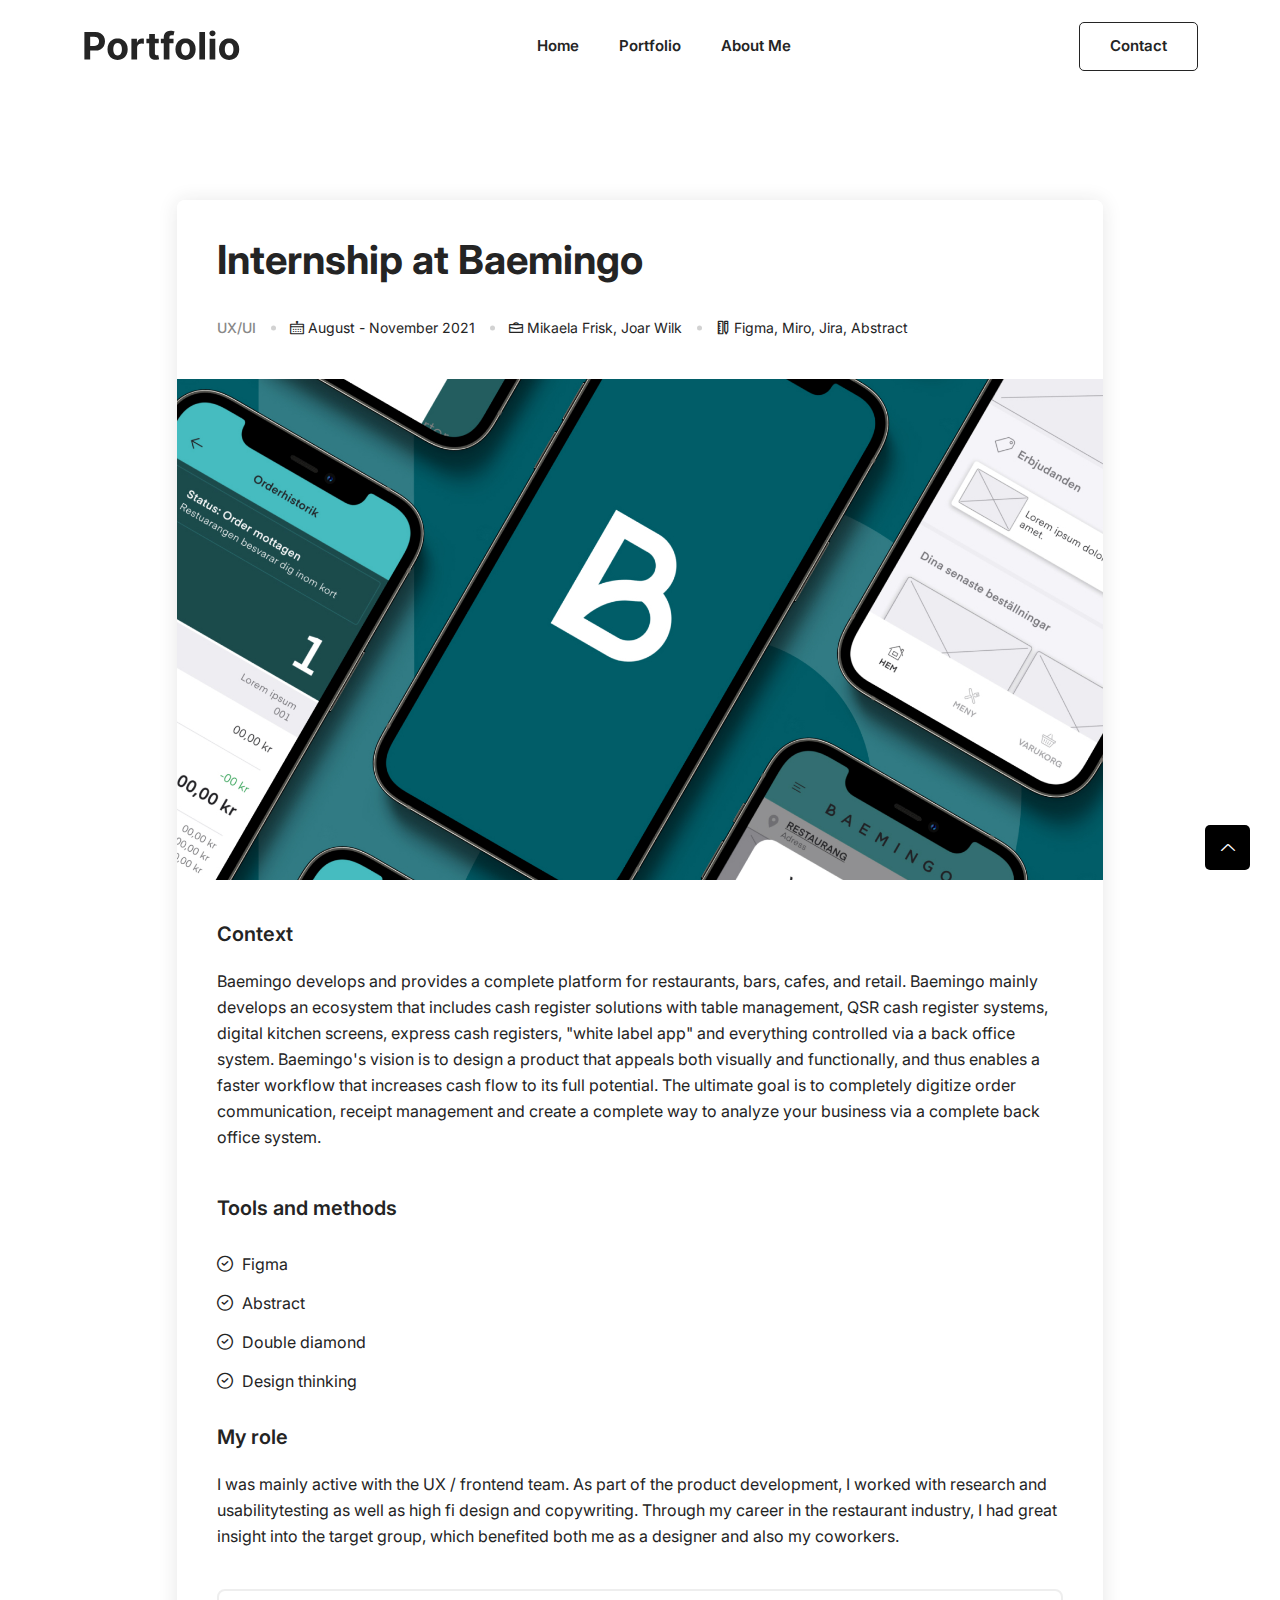
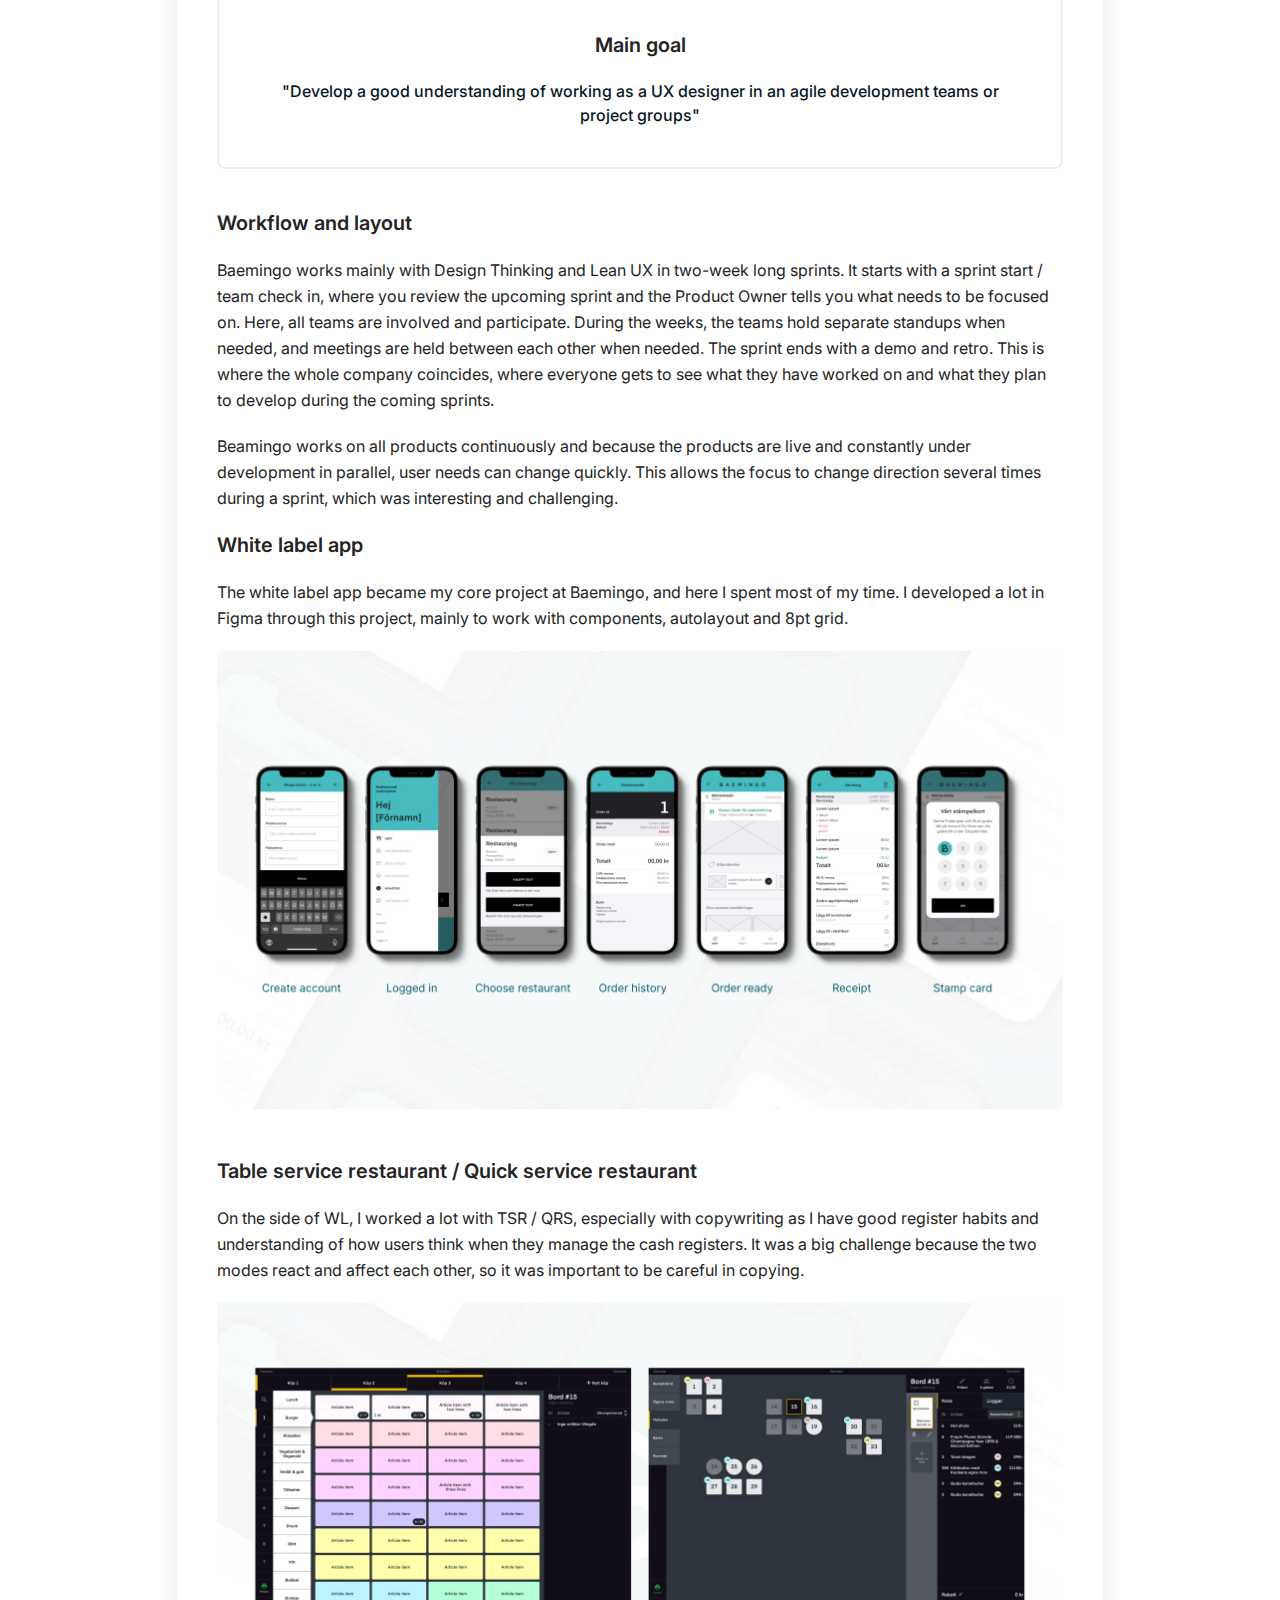
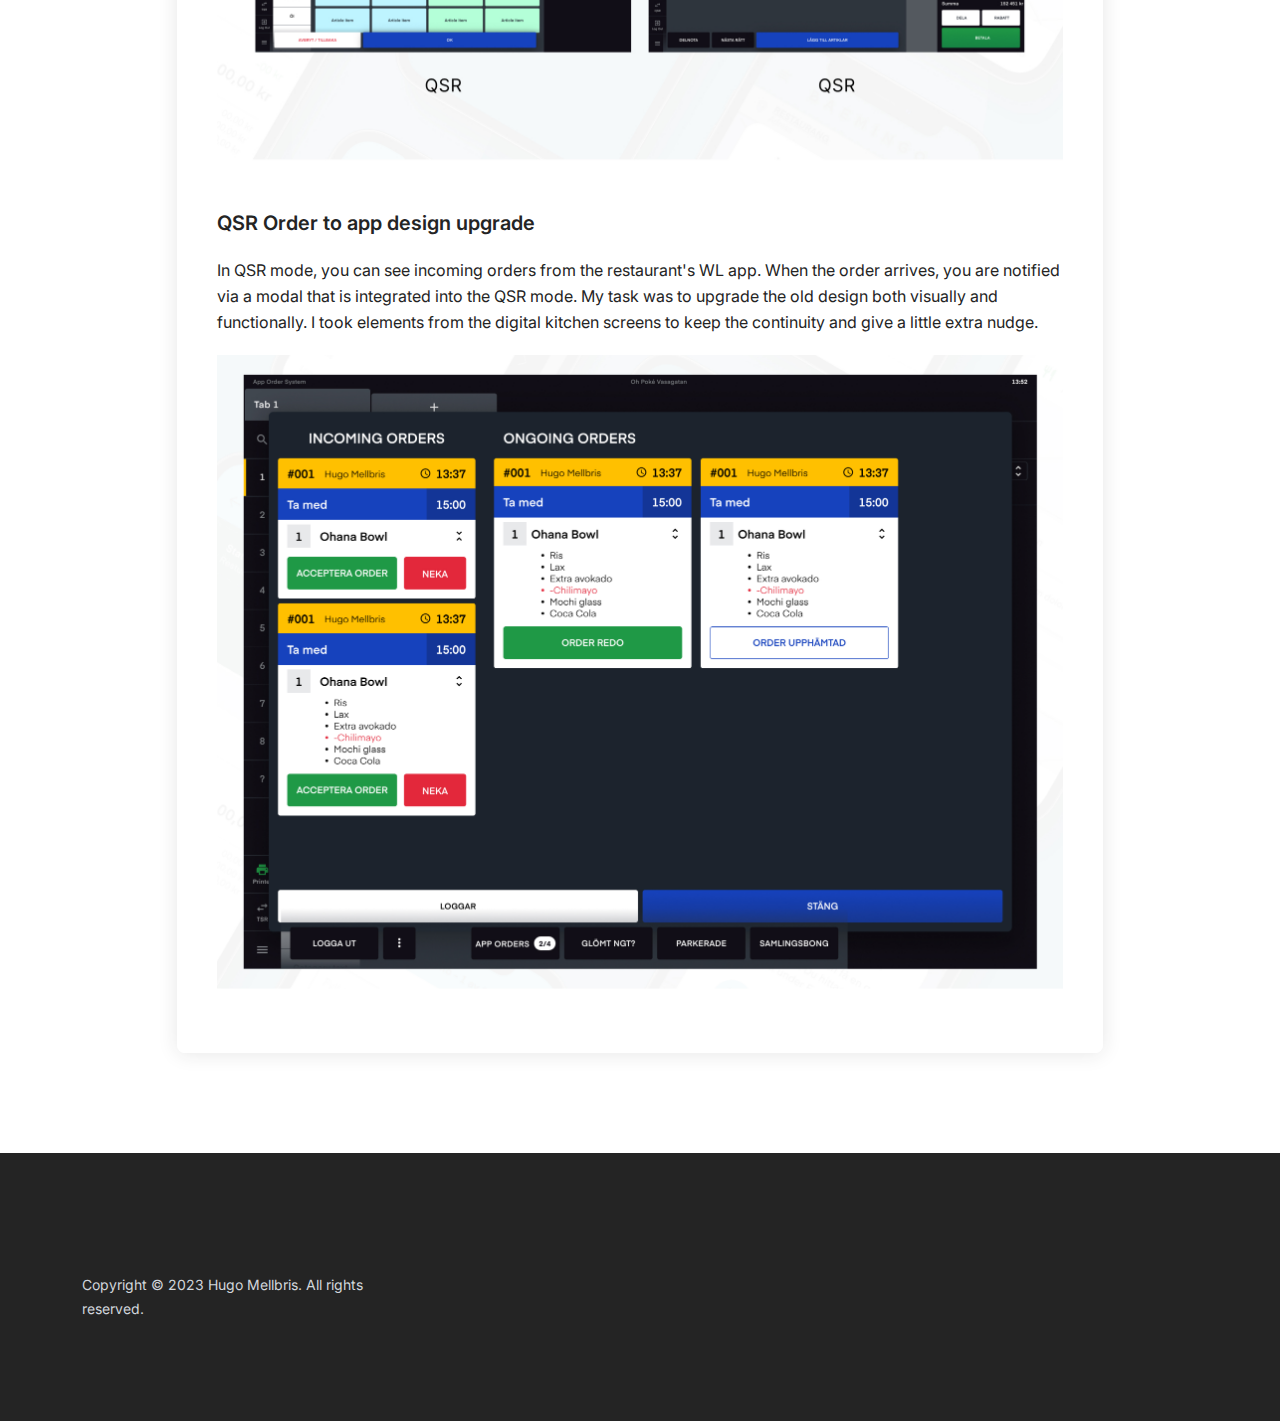
<file: portfolio-baemingo.html>
<!DOCTYPE html>
<html class="no-js" lang="zxx">

<head>
    <meta charset="utf-8" />
    <meta http-equiv="x-ua-compatible" content="ie=edge" />
    <title>Hugo Mellbris | UX/UI designer</title>
    <meta name="description" content="" />
    <meta name="viewport" content="width=device-width, initial-scale=1" />
    <link rel="shortcut icon" type="image/x-icon" href="assets/images/favicon.png" />

    <!-- ========================= CSS here ========================= -->
    <link rel="stylesheet" href="assets/css/bootstrap.min.css" />
    <link rel="stylesheet" href="assets/css/LineIcons.2.0.css" />
    <link rel="stylesheet" href="assets/css/animate.css" />
    <link rel="stylesheet" href="assets/css/tiny-slider.css" />
    <link rel="stylesheet" href="assets/css/glightbox.min.css" />
    <link rel="stylesheet" href="assets/css/main.css" />

</head>

<body>
    <!--[if lte IE 9]>
      <p class="browserupgrade">
        You are using an <strong>outdated</strong> browser. Please
        <a href="https://browsehappy.com/">upgrade your browser</a> to improve
        your experience and security.
      </p>
    <![endif]-->

    <!-- Preloader -->
    <div class="preloader">
        <div class="preloader-inner">
            <div class="preloader-icon">
                <span></span>
                <span></span>
            </div>
        </div>
    </div>
    <!-- /End Preloader -->

    <!-- Start Header Area -->
    <header class="header navbar-area">
        <div class="container">
            <div class="row align-items-center">
                <div class="col-lg-12">
                    <div class="nav-inner">
                        <!-- Start Navbar -->
                        <nav class="navbar navbar-expand-lg">
                            <a class="navbar-brand" href="index.html">
                                <img src="assets/images/logo/white-logo.svg" alt="Logo">
                            </a>
                            <button class="navbar-toggler mobile-menu-btn" type="button" data-bs-toggle="collapse"
                                data-bs-target="#navbarSupportedContent" aria-controls="navbarSupportedContent"
                                aria-expanded="false" aria-label="Toggle navigation">
                                <span class="toggler-icon"></span>
                                <span class="toggler-icon"></span>
                                <span class="toggler-icon"></span>
                            </button>
                            <div class="collapse navbar-collapse sub-menu-bar" id="navbarSupportedContent">
                                <ul id="nav" class="navbar-nav ms-auto">
                                    <li class="nav-item">
                                        <a href="index.html" aria-label="Toggle navigation">Home</a>
                                    </li>
                                    <li class="nav-item">
                                        <a href="index.html#blog">Portfolio</a>
                                    </li>
                                    <li class="nav-item">
                                        <a href="#team" aria-label="Toggle navigation">About me</a>
                                    </li>
                                </ul>
                            </div> <!-- navbar collapse -->
                            <div class="button add-list-button">
                                <a class="btn" href="mailto:hugo.mellbris@gmail.com">Contact</a>
                            </div>
                        </nav>
                        <!-- End Navbar -->
                    </div>
                </div>
            </div> <!-- row -->
        </div> <!-- container -->
    </header>
    <!-- End Header Area -->
    </div>

    <!-- Start Blog Singel Area -->
    <section class="section blog-single">
        <div class="container">
            <div class="row">
                <div class="col-lg-10 offset-lg-1 col-md-12 col-12">
                    <div class="single-inner">
                        <div class="post-details">
                            <div class="main-content-head">
                                <div class="meta-information">
                                    <h2 class="post-title">
                                        Internship at Baemingo</a>
                                    </h2>
                                    <!-- End Meta Info -->
                                    <ul class="meta-info">
                                        <li>
                                            <a>UX/UI
                                                </a>
                                        </li>
                                        <li>
                                            <i class="lni lni-calendar"></i> August - November 2021
                                            </a>
                                        </li>
                                        <li>
                                            <i class="lni lni-briefcase"></i> Mikaela Frisk, Joar Wilk</a>
                                        </li>
                                        <li>
                                            <i class="lni lni-ruler-pencil"></i> Figma, Miro, Jira, Abstract</a>
                                        </li>
                                    </ul>
                                    <!-- End Meta Info -->
                                </div>
                                <div class="post-thumbnils">
                                    <img src="portfolio/baemingo/header.jpg" alt="#">
                                </div>
                                <div class="detail-inner">
                                    <h3>Context</h3>
                                    <p>Baemingo develops and provides a complete platform for restaurants, bars, cafes,
                                        and retail. Baemingo mainly develops an ecosystem that includes cash register
                                        solutions with table management, QSR cash register systems, digital kitchen
                                        screens, express cash registers, "white label app" and everything controlled via
                                        a back office system.

                                        Baemingo's vision is to design a product that appeals both visually and
                                        functionally, and thus enables a faster workflow that increases cash flow to its
                                        full potential. The ultimate goal is to completely digitize order communication,
                                        receipt management and create a complete way to analyze your business via a
                                        complete back office system.</p>
                                    <!-- post image -->
                                    <br>
                                    <h3>Tools and methods</h3>
                                    <ul class="list">
                                        <li><i class="lni lni-checkmark-circle"></i> Figma</li>
                                        <li><i class="lni lni-checkmark-circle"></i> Abstract</li>
                                        <li><i class="lni lni-checkmark-circle"></i> Double diamond</li>
                                        <li><i class="lni lni-checkmark-circle"></i> Design thinking</li>
                                    </ul>
                                    <h3>My role</h3>
                                    <p>I was mainly active with the UX / frontend team. As part of the product
                                        development, I worked with research and usabilitytesting as well as high fi
                                        design and copywriting. Through my career in the restaurant industry, I had
                                        great insight into the target group, which benefited both me as a designer and
                                        also my coworkers.</p>
                                    <blockquote>
                                        <h3>Main goal</h3>
                                        <h4>"Develop a good understanding of working as a UX designer in an agile
                                            development teams or project groups"</h4>
                                    </blockquote>
                                    <h3>Workflow and layout</h3>
                                    <p>Baemingo works mainly with Design Thinking and Lean UX in two-week long sprints.
                                        It starts with a sprint start / team check in, where you review the upcoming
                                        sprint and the Product Owner tells you what needs to be focused on. Here, all
                                        teams are involved and participate. During the weeks, the teams hold separate
                                        standups when needed, and meetings are held between each other when needed. The
                                        sprint ends with a demo and retro. This is where the whole company coincides,
                                        where everyone gets to see what they have worked on and what they plan to
                                        develop during the coming sprints.</p>
                                    <p>Beamingo works on all products continuously and because the products are live and
                                        constantly under development in parallel, user needs can change quickly. This
                                        allows the focus to change direction several times during a sprint, which was
                                        interesting and challenging.</p>
                                    <!-- post quote -->
                                    <h3>White label app</h3>
                                    <p>The white label app became my core project at Baemingo, and here I spent most of
                                        my time. I developed a lot in Figma through this project, mainly to work with
                                        components, autolayout and 8pt grid.
                                    </p>
                                    <div class="post-thumbnils">
                                        <img src="portfolio/baemingo/whitelabelapp.jpg" alt="#">
                                    </div>
                                    <br>
                                    <br>
                                    <h3>Table service restaurant / Quick service restaurant</h3>
                                    <p>On the side of WL, I worked a lot with TSR / QRS, especially with copywriting as
                                        I have good register habits and understanding of how users think when they
                                        manage the cash registers. It was a big challenge because the two modes react
                                        and affect each other, so it was important to be careful in copying.
                                    </p>
                                    <div class="post-thumbnils">
                                        <img src="portfolio/baemingo/qsrtsr.jpg" alt="#">
                                    </div>
                                    <br>
                                    <br>
                                    <h3>QSR Order to app design upgrade</h3>
                                    <p>In QSR mode, you can see incoming orders from the restaurant's WL app. When the
                                        order arrives, you are notified via a modal that is integrated into the QSR
                                        mode. My task was to upgrade the old design both visually and functionally. I
                                        took elements from the digital kitchen screens to keep the continuity and give a
                                        little extra nudge.
                                    </p>
                                    <div class="post-thumbnils">
                                        <img src="portfolio/baemingo/ordertoapp.jpg" alt="#">
                                    </div>
                                    <br>
                                    <!--post tags -->
                                </div>
                            </div>

                        </div>
                    </div>
                </div>
            </div>
        </div>
    </section>
    <!-- End Blog Singel Area -->

    <!-- Start Footer Area -->
    <footer class="footer">
        <!-- Start Footer Top -->
        <div class="footer-top">
            <div class="container">
                <div class="row">
                    <div class="col-lg-4 col-md-4 col-12">
                        <!-- Single Widget -->
                        <div class="single-footer f-about">
                            <p>Copyright © 2023 Hugo Mellbris. All rights reserved.</p>
                        </div>
                        <!-- End Single Widget -->
                    </div>
                    
                </div>
            </div>
        </div>
        <!--/ End Footer Top -->

    </footer>
    <!--/ End Footer Area -->

    <!-- ========================= scroll-top ========================= -->
    <a href="#" class="scroll-top">
        <i class="lni lni-chevron-up"></i>
    </a>

    <!-- ========================= JS here ========================= -->
    <script src="assets/js/bootstrap.min.js"></script>
    <script src="assets/js/wow.min.js"></script>
    <script src="assets/js/tiny-slider.js"></script>
    <script src="assets/js/glightbox.min.js"></script>
    <script src="assets/js/main.js"></script>
</body>

</html>
</file>
<file: portfolio-details.html>
<!DOCTYPE html>
<html lang="en">

<head>
  <meta charset="utf-8">
  <meta content="width=device-width, initial-scale=1.0" name="viewport">

  <title>Portfolio Details - Personal Bootstrap Template</title>
  <meta content="" name="description">
  <meta content="" name="keywords">

  <!-- Favicons -->
  <link href="assets/img/favicon.png" rel="icon">
  <link href="assets/img/apple-touch-icon.png" rel="apple-touch-icon">

  <!-- Google Fonts -->
  <link href="https://fonts.googleapis.com/css?family=Open+Sans:300,300i,400,400i,600,600i,700,700i|Raleway:300,300i,400,400i,500,500i,600,600i,700,700i|Poppins:300,300i,400,400i,500,500i,600,600i,700,700i" rel="stylesheet">

  <!-- Vendor CSS Files -->
  <link href="assets/vendor/aos/aos.css" rel="stylesheet">
  <link href="assets/vendor/bootstrap/css/bootstrap.min.css" rel="stylesheet">
  <link href="assets/vendor/bootstrap-icons/bootstrap-icons.css" rel="stylesheet">
  <link href="assets/vendor/boxicons/css/boxicons.min.css" rel="stylesheet">
  <link href="assets/vendor/glightbox/css/glightbox.min.css" rel="stylesheet">
  <link href="assets/vendor/swiper/swiper-bundle.min.css" rel="stylesheet">

  <!-- Template Main CSS File -->
  <link href="assets/css/style.css" rel="stylesheet">

  <!-- =======================================================
  * Template Name: MyResume - v4.1.0
  * Template URL: https://bootstrapmade.com/free-html-bootstrap-template-my-resume/
  * Author: BootstrapMade.com
  * License: https://bootstrapmade.com/license/
  ======================================================== -->
</head>

<body>

  <main id="main">

    <!-- ======= Portfolio Details Section ======= -->
    <section id="portfolio-details" class="portfolio-details">
      <div class="container">

        <div class="row gy-4">

          <div class="col-lg-8">
            <div class="portfolio-details-slider swiper-container">
              <div class="swiper-wrapper align-items-center">

                <div class="swiper-slide">
                  <img src="assets/img/portfolio/portfolio-details-1.jpg" alt="">
                </div>

                <div class="swiper-slide">
                  <img src="assets/img/portfolio/portfolio-details-2.jpg" alt="">
                </div>

                <div class="swiper-slide">
                  <img src="assets/img/portfolio/portfolio-details-3.jpg" alt="">
                </div>

              </div>
              <div class="swiper-pagination"></div>
            </div>
          </div>

          <div class="col-lg-4">
            <div class="portfolio-info">
              <h3>Project information</h3>
              <ul>
                <li><strong>Category</strong>: Web design</li>
                <li><strong>Client</strong>: ASU Company</li>
                <li><strong>Project date</strong>: 01 March, 2020</li>
                <li><strong>Project URL</strong>: <a href="#">www.example.com</a></li>
              </ul>
            </div>
            <div class="portfolio-description">
              <h2>This is an example of portfolio detail</h2>
              <p>
                Autem ipsum nam porro corporis rerum. Quis eos dolorem eos itaque inventore commodi labore quia quia. Exercitationem repudiandae officiis neque suscipit non officia eaque itaque enim. Voluptatem officia accusantium nesciunt est omnis tempora consectetur dignissimos. Sequi nulla at esse enim cum deserunt eius.
              </p>
            </div>
          </div>

        </div>

      </div>
    </section><!-- End Portfolio Details Section -->

  </main><!-- End #main -->

  <div id="preloader"></div>
  <a href="#" class="back-to-top d-flex align-items-center justify-content-center"><i class="bi bi-arrow-up-short"></i></a>

  <!-- Vendor JS Files -->
  <script src="assets/vendor/aos/aos.js"></script>
  <script src="assets/vendor/bootstrap/js/bootstrap.bundle.min.js"></script>
  <script src="assets/vendor/glightbox/js/glightbox.min.js"></script>
  <script src="assets/vendor/isotope-layout/isotope.pkgd.min.js"></script>
  <script src="assets/vendor/php-email-form/validate.js"></script>
  <script src="assets/vendor/purecounter/purecounter.js"></script>
  <script src="assets/vendor/swiper/swiper-bundle.min.js"></script>
  <script src="assets/vendor/typed.js/typed.min.js"></script>
  <script src="assets/vendor/waypoints/noframework.waypoints.js"></script>

  <!-- Template Main JS File -->
  <script src="assets/js/main.js"></script>

</body>

</html>
</file>
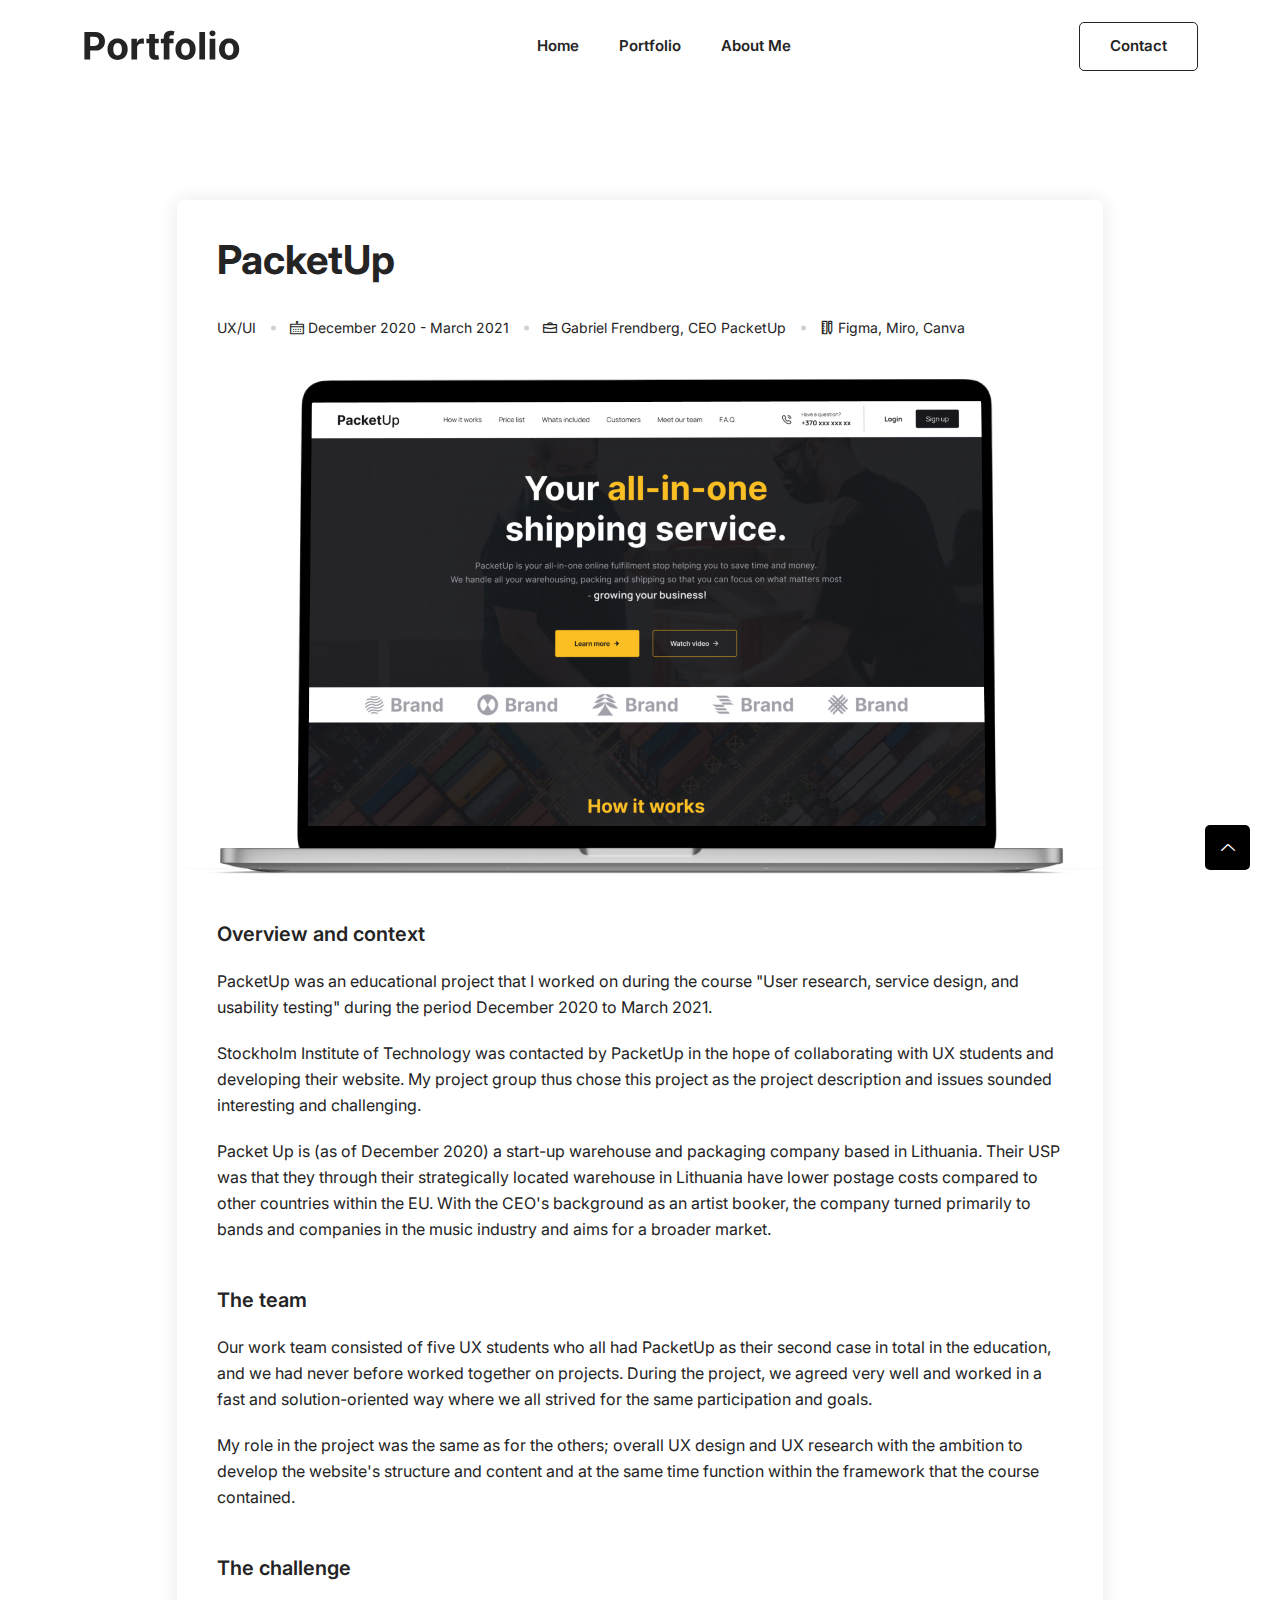
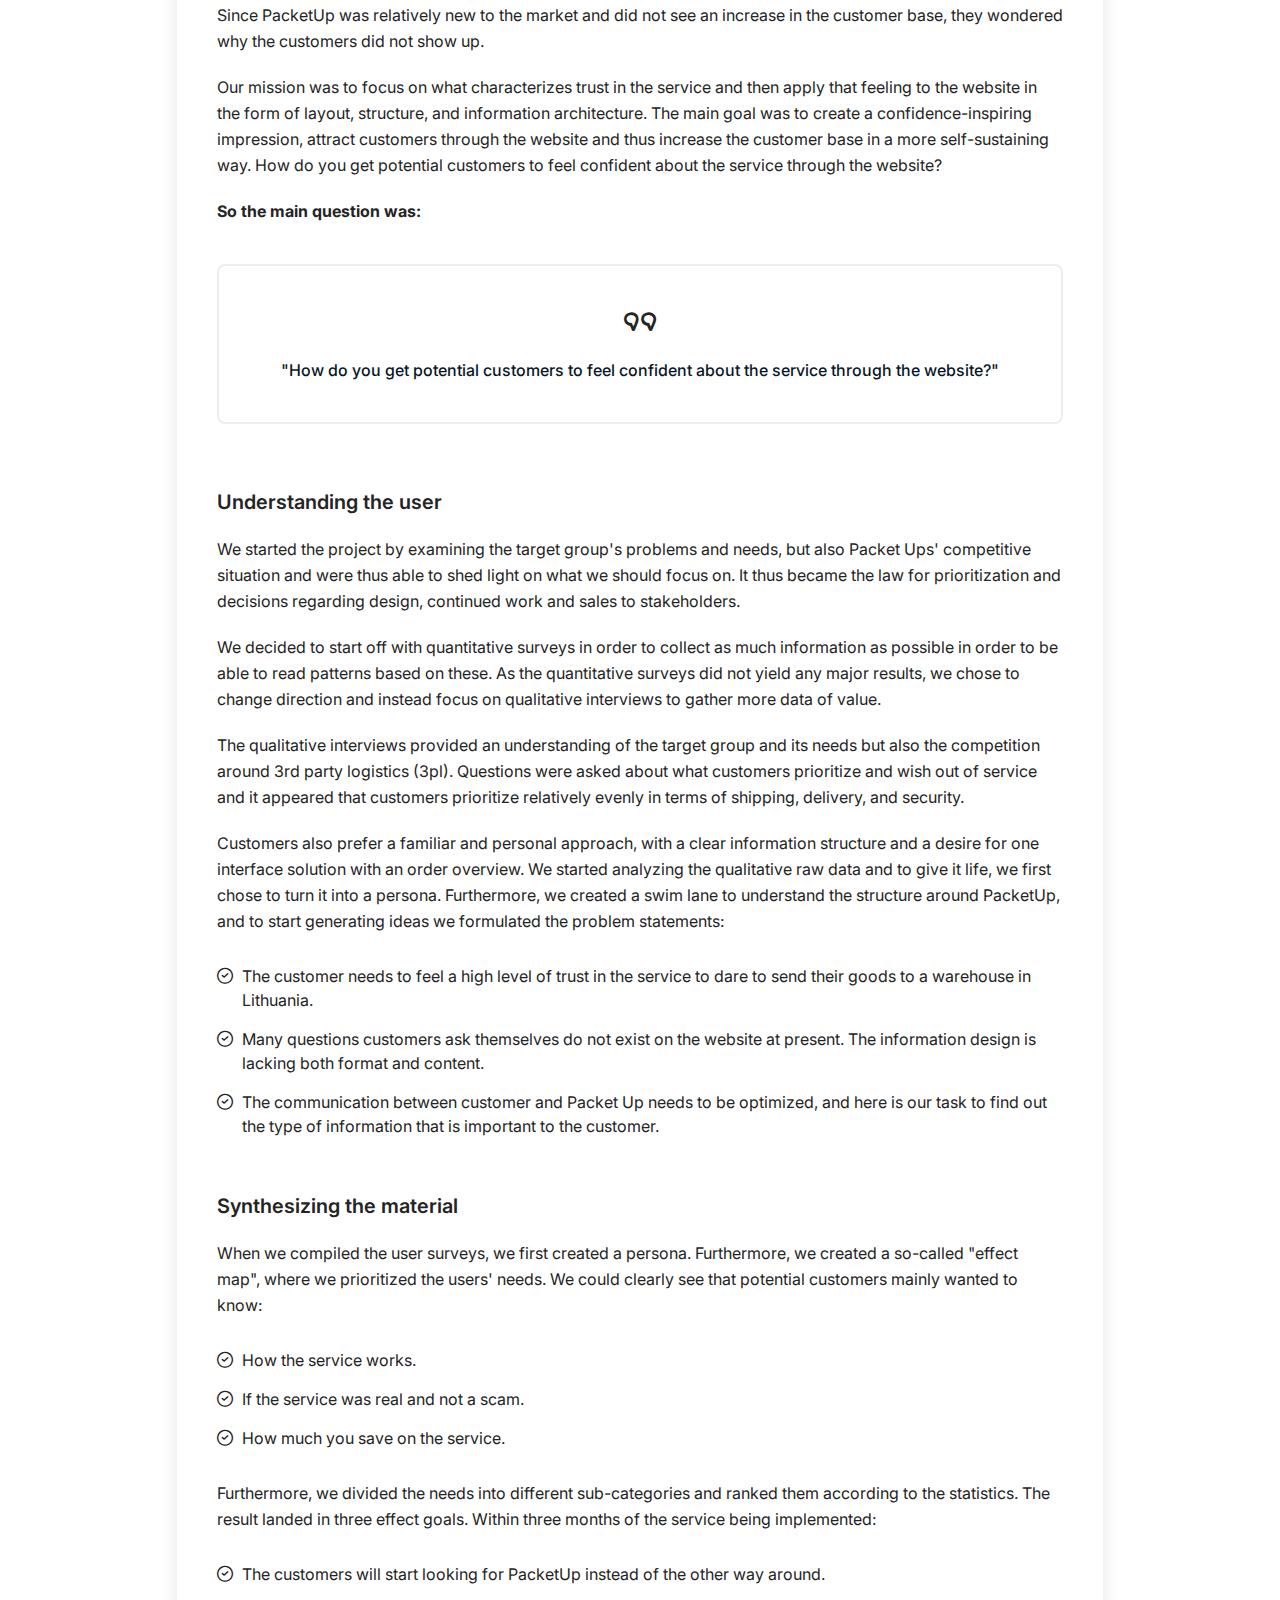
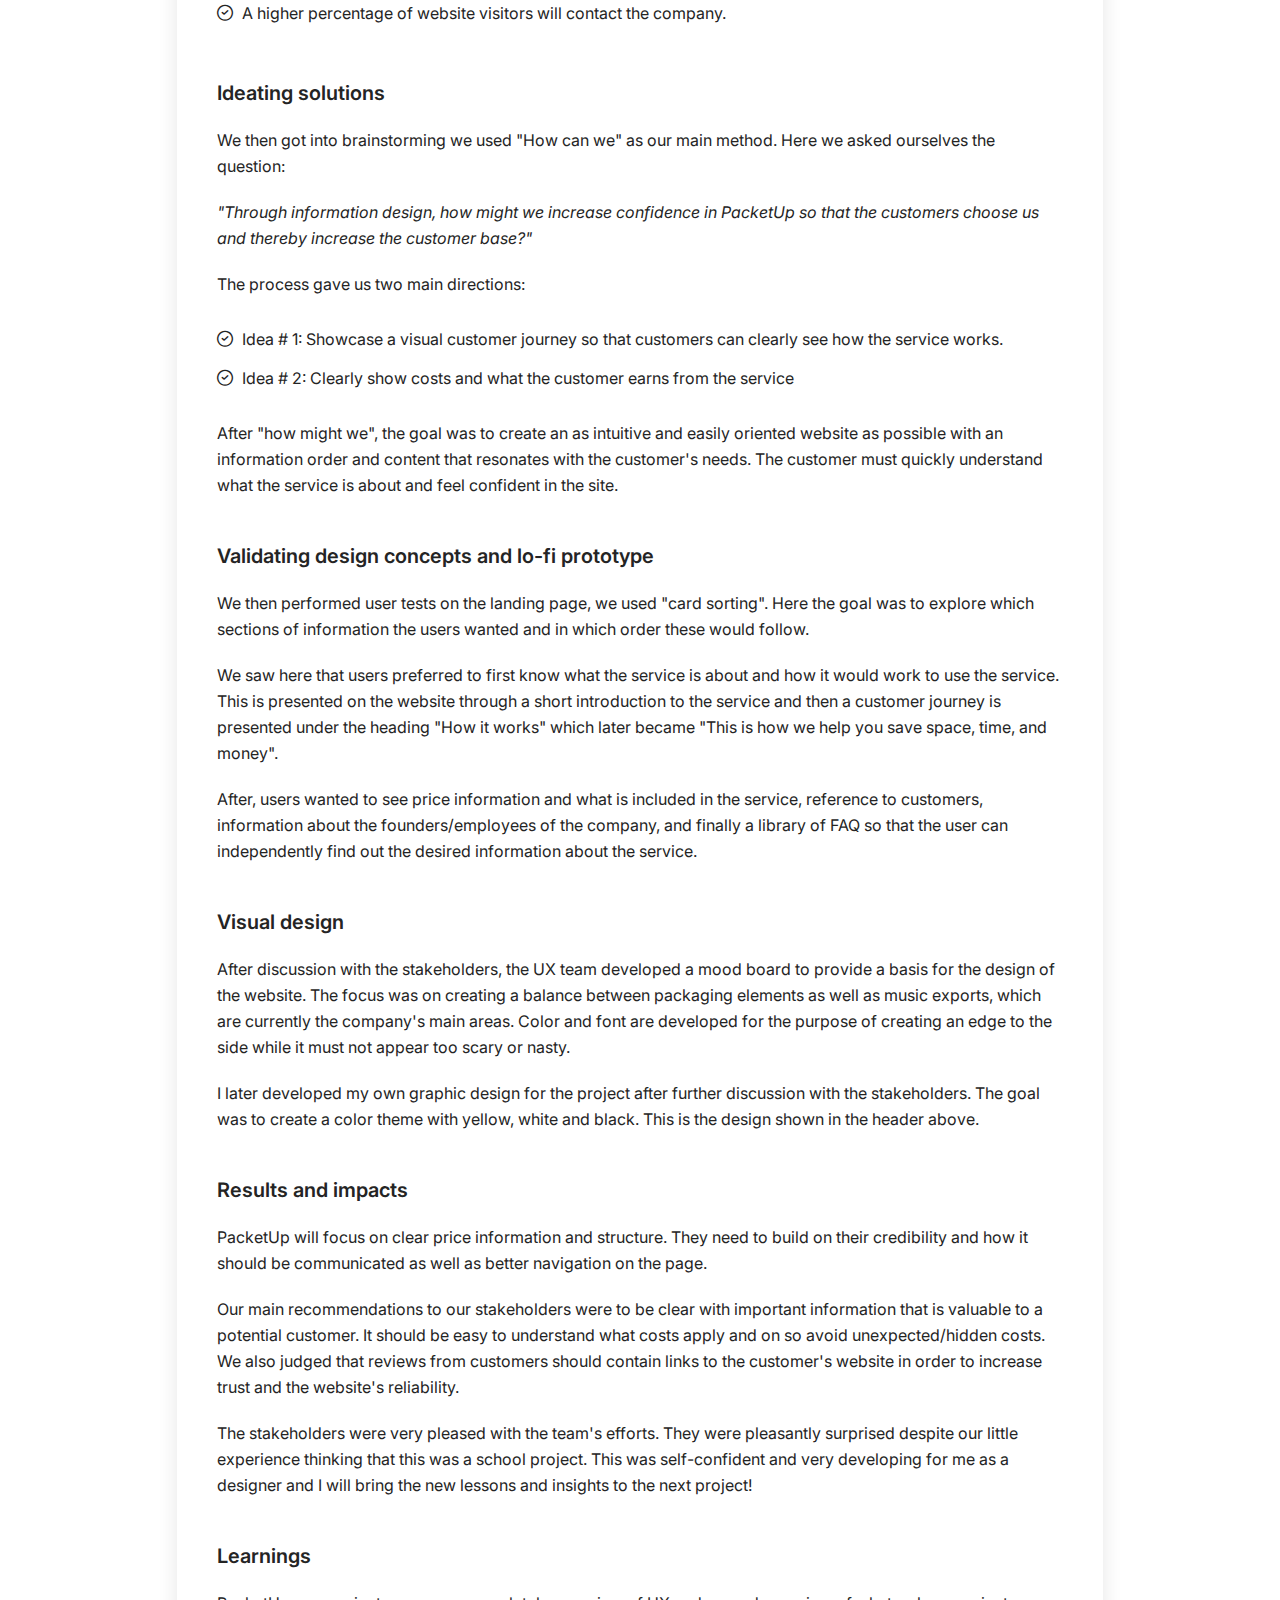
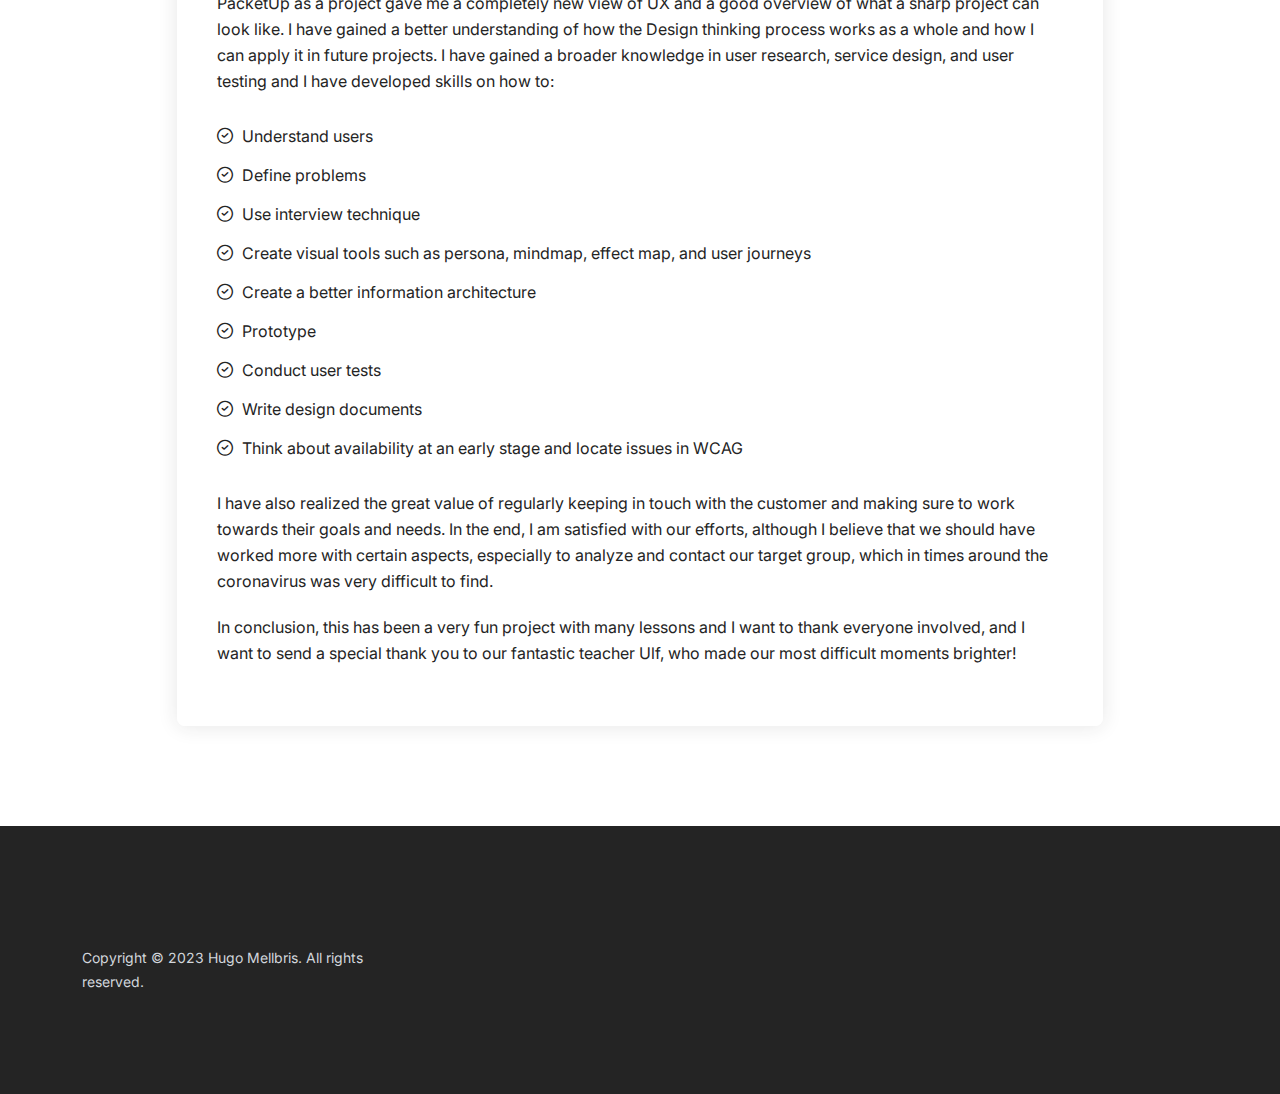
<file: portfolio-packetup.html>
<!DOCTYPE html>
<html class="no-js" lang="zxx">

<head>
    <meta charset="utf-8" />
    <meta http-equiv="x-ua-compatible" content="ie=edge" />
    <title>Hugo Mellbris | UX/UI designer</title>
    <meta name="description" content="" />
    <meta name="viewport" content="width=device-width, initial-scale=1" />
    <link rel="shortcut icon" type="image/x-icon" href="assets/images/favicon.png" />

    <!-- ========================= CSS here ========================= -->
    <link rel="stylesheet" href="assets/css/bootstrap.min.css" />
    <link rel="stylesheet" href="assets/css/LineIcons.2.0.css" />
    <link rel="stylesheet" href="assets/css/animate.css" />
    <link rel="stylesheet" href="assets/css/tiny-slider.css" />
    <link rel="stylesheet" href="assets/css/glightbox.min.css" />
    <link rel="stylesheet" href="assets/css/main.css" />

</head>

<body>
    <!--[if lte IE 9]>
      <p class="browserupgrade">
        You are using an <strong>outdated</strong> browser. Please
        <a href="https://browsehappy.com/">upgrade your browser</a> to improve
        your experience and security.
      </p>
    <![endif]-->

    <!-- Preloader -->
    <div class="preloader">
        <div class="preloader-inner">
            <div class="preloader-icon">
                <span></span>
                <span></span>
            </div>
        </div>
    </div>
    <!-- /End Preloader -->

    <!-- Start Header Area -->
    <header class="header navbar-area">
        <div class="container">
            <div class="row align-items-center">
                <div class="col-lg-12">
                    <div class="nav-inner">
                        <!-- Start Navbar -->
                        <nav class="navbar navbar-expand-lg">
                            <a class="navbar-brand" href="index.html">
                                <img src="assets/images/logo/white-logo.svg" alt="Logo">
                            </a>
                            <button class="navbar-toggler mobile-menu-btn" type="button" data-bs-toggle="collapse"
                                data-bs-target="#navbarSupportedContent" aria-controls="navbarSupportedContent"
                                aria-expanded="false" aria-label="Toggle navigation">
                                <span class="toggler-icon"></span>
                                <span class="toggler-icon"></span>
                                <span class="toggler-icon"></span>
                            </button>
                            <div class="collapse navbar-collapse sub-menu-bar" id="navbarSupportedContent">
                                <ul id="nav" class="navbar-nav ms-auto">
                                    <li class="nav-item">
                                        <a href="index.html" aria-label="Toggle navigation">Home</a>
                                    </li>
                                    <li class="nav-item">
                                        <a href="index.html#blog">Portfolio</a>
                                    </li>
                                    <li class="nav-item">
                                        <a href="#team" aria-label="Toggle navigation">About me</a>
                                    </li>
                                </ul>
                            </div> <!-- navbar collapse -->
                            <div class="button add-list-button">
                                <a class="btn" href="mailto:hugo.mellbris@gmail.com">Contact</a>
                            </div>
                        </nav>
                        <!-- End Navbar -->
                    </div>
                </div>
            </div> <!-- row -->
        </div> <!-- container -->
    </header>
    <!-- End Header Area -->
    </div>

    <!-- Start Blog Singel Area -->
    <section class="section blog-single">
        <div class="container">
            <div class="row">
                <div class="col-lg-10 offset-lg-1 col-md-12 col-12">
                    <div class="single-inner">
                        <div class="post-details">
                            <div class="main-content-head">
                                <div class="meta-information">
                                    <h2 class="post-title">
                                        PacketUp</a>
                                    </h2>
                                    <!-- End Meta Info -->
                                    <ul class="meta-info">
                                        <li>
                                            <a<>UX/UI
                                                </a>
                                        </li>
                                        <li>
                                            <i class="lni lni-calendar"></i> December 2020 - March 2021</a>
                                        </li>
                                        <li>
                                            <i class="lni lni-briefcase"></i> Gabriel Frendberg, CEO PacketUp</a>
                                        </li>
                                        <li>
                                            <i class="lni lni-ruler-pencil" alt></i> Figma, Miro, Canva</a>
                                        </li>
                                    </ul>
                                    <!-- End Meta Info -->
                                </div>
                                <div class="post-thumbnils">
                                    <img src="portfolio/packetup/header.jpg" alt="#">
                                </div>
                                <div class="detail-inner">
                                    <h3>Overview and context                                    </h3>
                                    <p>PacketUp was an educational project that I worked on during the course "User research, service design, and usability testing" during the period December 2020 to March 2021.</p>
                                    <p>Stockholm Institute of Technology was contacted by PacketUp in the hope of collaborating with UX students and developing their website. My project group thus chose this project as the project description and issues sounded interesting and challenging.</p>
                                    <p>Packet Up is (as of December 2020) a start-up warehouse and packaging company based in Lithuania. Their USP was that they through their strategically located warehouse in Lithuania have lower postage costs compared to other countries within the EU. With the CEO's background as an artist booker, the company turned primarily to bands and companies in the music industry and aims for a broader market.</p>
                                    <br>

                                    <h3>The team</h3>
                                    <p>Our work team consisted of five UX students who all had PacketUp as their second case in total in the education, and we had never before worked together on projects. During the project, we agreed very well and worked in a fast and solution-oriented way where we all strived for the same participation and goals.</p>
                                    <p>My role in the project was the same as for the others; overall UX design and UX research with the ambition to develop the website's structure and content and at the same time function within the framework that the course contained.</p>
                                    <br>

                                    <h3>The challenge</h3>
                                    <p>Since PacketUp was relatively new to the market and did not see an increase in the customer base, they wondered why the customers did not show up.</p>
                                    <p>Our mission was to focus on what characterizes trust in the service and then apply that feeling to the website in the form of layout, structure, and information architecture. The main goal was to create a confidence-inspiring impression, attract customers through the website and thus increase the customer base in a more self-sustaining way. How do you get potential customers to feel confident about the service through the website?</p>
                                    <p><b>So the main question was:</b></p>
                                    <blockquote>
                                        <div class="icon">
                                            <i class="lni lni-quotation"></i>
                                        </div>
                                        <h4>"How do you get potential customers to feel confident about the service through the website?"</h4>
                                    </blockquote>
                                    <br>

                                    <h3>Understanding the user</h3>
                                    <p>We started the project by examining the target group's problems and needs, but also Packet Ups' competitive situation and were thus able to shed light on what we should focus on. It thus became the law for prioritization and decisions regarding design, continued work and sales to stakeholders.</p>
                                    <p>We decided to start off with quantitative surveys in order to collect as much information as possible in order to be able to read patterns based on these. As the quantitative surveys did not yield any major results, we chose to change direction and instead focus on qualitative interviews to gather more data of value.</p>
                                    <p>The qualitative interviews provided an understanding of the target group and its needs but also the competition around 3rd party logistics (3pl). Questions were asked about what customers prioritize and wish out of service and it appeared that customers prioritize relatively evenly in terms of shipping, delivery, and security.</p>
                                    <p>Customers also prefer a familiar and personal approach, with a clear information structure and a desire for one interface solution with an order overview. We started analyzing the qualitative raw data and to give it life, we first chose to turn it into a persona. Furthermore, we created a swim lane to understand the structure around PacketUp, and to start generating ideas we formulated the problem statements:</p>
                                    <ul class="list">
                                        <li><i class="lni lni-checkmark-circle"></i> The customer needs to feel a high level of trust in the service to dare to send their goods to a warehouse in Lithuania.</li>
                                        <li><i class="lni lni-checkmark-circle"></i> Many questions customers ask themselves do not exist on the website at present. The information design is lacking both format and content.</li>
                                        <li><i class="lni lni-checkmark-circle"></i> The communication between customer and Packet Up needs to be optimized, and here is our task to find out the type of information that is important to the customer.</li>
                                    </ul>
                                    <br>
                                    <h3>Synthesizing the material</h3>
                                    <p>When we compiled the user surveys, we first created a persona. Furthermore, we created a so-called "effect map", where we prioritized the users' needs. We could clearly see that potential customers mainly wanted to know:</p>
                                    <ul class="list">
                                        <li><i class="lni lni-checkmark-circle"></i> How the service works.</li>
                                        <li><i class="lni lni-checkmark-circle"></i> If the service was real and not a scam.</li>
                                        <li><i class="lni lni-checkmark-circle"></i> How much you save on the service.</li>
                                    </ul>
                                    <p>Furthermore, we divided the needs into different sub-categories and ranked them according to the statistics. The result landed in three effect goals. Within three months of the service being implemented:</p>
                                    <ul class="list">
                                        <li><i class="lni lni-checkmark-circle"></i> The customers will start looking for PacketUp instead of the other way around.</li>
                                        <li><i class="lni lni-checkmark-circle"></i> A higher percentage of website visitors will contact the company.</li>
                                    </ul>
                                    <br>

                                    <h3>Ideating solutions</h3>
                                    <p>We then got into brainstorming we used "How can we" as our main method. Here we asked ourselves the question:</p>
                                    <p><i>"Through information design, how might we increase confidence in PacketUp so that the customers choose us and thereby increase the customer base?"</i></p>
                                    <p>The process gave us two main directions:</p>
                                    <ul class="list">
                                        <li><i class="lni lni-checkmark-circle"></i> Idea # 1: Showcase a visual customer journey so that customers can clearly see how the service works.</li>
                                        <li><i class="lni lni-checkmark-circle"></i> Idea # 2: Clearly show costs and what the customer earns from the service</li>
                                    </ul>
                                    <p>After "how might we", the goal was to create an as intuitive and easily oriented website as possible with an information order and content that resonates with the customer's needs. The customer must quickly understand what the service is about and feel confident in the site.</p>
                                    <br>

                                    <h3>Validating design concepts and lo-fi prototype</h3>
                                    <p>We then performed user tests on the landing page, we used "card sorting". Here the goal was to explore which sections of information the users wanted and in which order these would follow.</p>
                                    <p>We saw here that users preferred to first know what the service is about and how it would work to use the service. This is presented on the website through a short introduction to the service and then a customer journey is presented under the heading "How it works" which later became "This is how we help you save space, time, and money".</p>
                                    <p>After, users wanted to see price information and what is included in the service, reference to customers, information about the founders/employees of the company, and finally a library of FAQ so that the user can independently find out the desired information about the service.</p>
                                    <br>

                                    <h3>Visual design</h3>
                                    <p>After discussion with the stakeholders, the UX team developed a mood board to provide a basis for the design of the website. The focus was on creating a balance between packaging elements as well as music exports, which are currently the company's main areas. Color and font are developed for the purpose of creating an edge to the side while it must not appear too scary or nasty.</p>
                                    <p>I later developed my own graphic design for the project after further discussion with the stakeholders. The goal was to create a color theme with yellow, white and black. This is the design shown in the header above.</p>
                                    <br>

                                    <h3>Results and impacts</h3>
                                    <P>PacketUp will focus on clear price information and structure. They need to build on their credibility and how it should be communicated as well as better navigation on the page.</P>
                                    <P>Our main recommendations to our stakeholders were to be clear with important information that is valuable to a potential customer. It should be easy to understand what costs apply and on so avoid unexpected/hidden costs. We also judged that reviews from customers should contain links to the customer's website in order to increase trust and the website's reliability.</P>
                                    <P>The stakeholders were very pleased with the team's efforts. They were pleasantly surprised despite our little experience thinking that this was a school project. This was self-confident and very developing for me as a designer and I will bring the new lessons and insights to the next project!</P>
                                    <br>

                                    <h3>Learnings</h3>
                                    <p>PacketUp as a project gave me a completely new view of UX and a good overview of what a sharp project can look like. I have gained a better understanding of how the Design thinking process works as a whole and how I can apply it in future projects. I have gained a broader knowledge in user research, service design, and user testing and I have developed skills on how to:</p>
                                    <ul class="list">
                                        <li><i class="lni lni-checkmark-circle"></i> Understand users<li>
                                        <li><i class="lni lni-checkmark-circle"></i> Define problems</li>
                                        <li><i class="lni lni-checkmark-circle"></i> Use interview technique<li>
                                        <li><i class="lni lni-checkmark-circle"></i> Create visual tools such as persona, mindmap, effect map, and user journeys</li>
                                        <li><i class="lni lni-checkmark-circle"></i> Create a better information architecture<li>
                                        <li><i class="lni lni-checkmark-circle"></i> Prototype</li>
                                        <li><i class="lni lni-checkmark-circle"></i> Conduct user tests<li>
                                        <li><i class="lni lni-checkmark-circle"></i> Write design documents</li>
                                        <li><i class="lni lni-checkmark-circle"></i> Think about availability at an early stage and locate issues in WCAG<li>
                                    </ul>
                                    <p>I have also realized the great value of regularly keeping in touch with the customer and making sure to work towards their goals and needs. In the end, I am satisfied with our efforts, although I believe that we should have worked more with certain aspects, especially to analyze and contact our target group, which in times around the coronavirus was very difficult to find.</p>
                                    <p>In conclusion, this has been a very fun project with many lessons and I want to thank everyone involved, and I want to send a special thank you to our fantastic teacher Ulf, who made our most difficult moments brighter!</p>
                                </div>
                            </div>            
                                  
                        </div>
                    </div>
                </div>
            </div>
        </div>
    </section>
    
<!-- Start Footer Area -->
<footer class="footer">
        <!-- Start Footer Top -->
        <div class="footer-top">
            <div class="container">
                <div class="row">
                    <div class="col-lg-4 col-md-4 col-12">
                        <!-- Single Widget -->
                        <div class="single-footer f-about">
                            <p>Copyright © 2023 Hugo Mellbris. All rights reserved.</p>
                        </div>
                        <!-- End Single Widget -->
                    </div>
                    
                </div>
            </div>
        </div>
        <!--/ End Footer Top -->

</footer>
    <!--/ End Footer Area -->
    <!-- ========================= scroll-top ========================= -->
    <a href="#" class="scroll-top">
        <i class="lni lni-chevron-up"></i>
    </a>

    <!-- ========================= JS here ========================= -->
    <script src="assets/js/bootstrap.min.js"></script>
    <script src="assets/js/wow.min.js"></script>
    <script src="assets/js/tiny-slider.js"></script>
    <script src="assets/js/glightbox.min.js"></script>
    <script src="assets/js/main.js"></script>
</body>

</html>
</file>
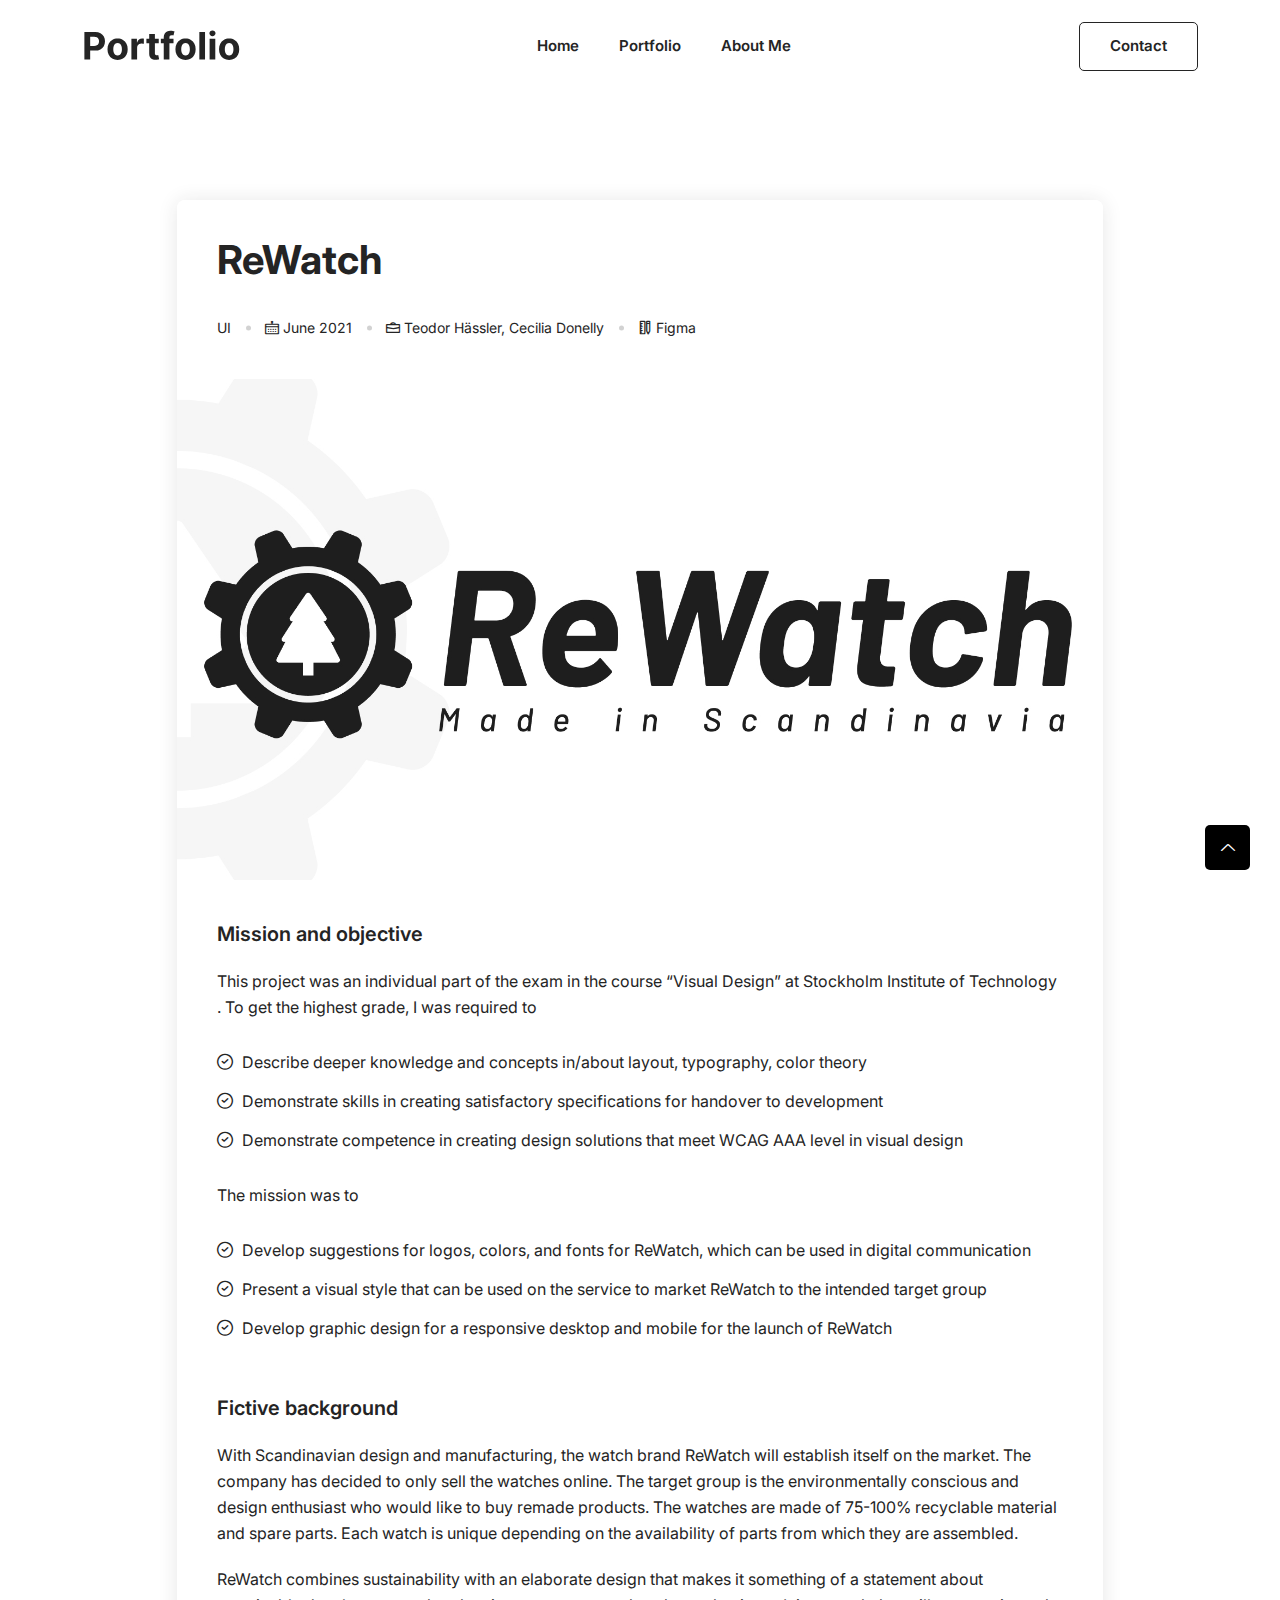
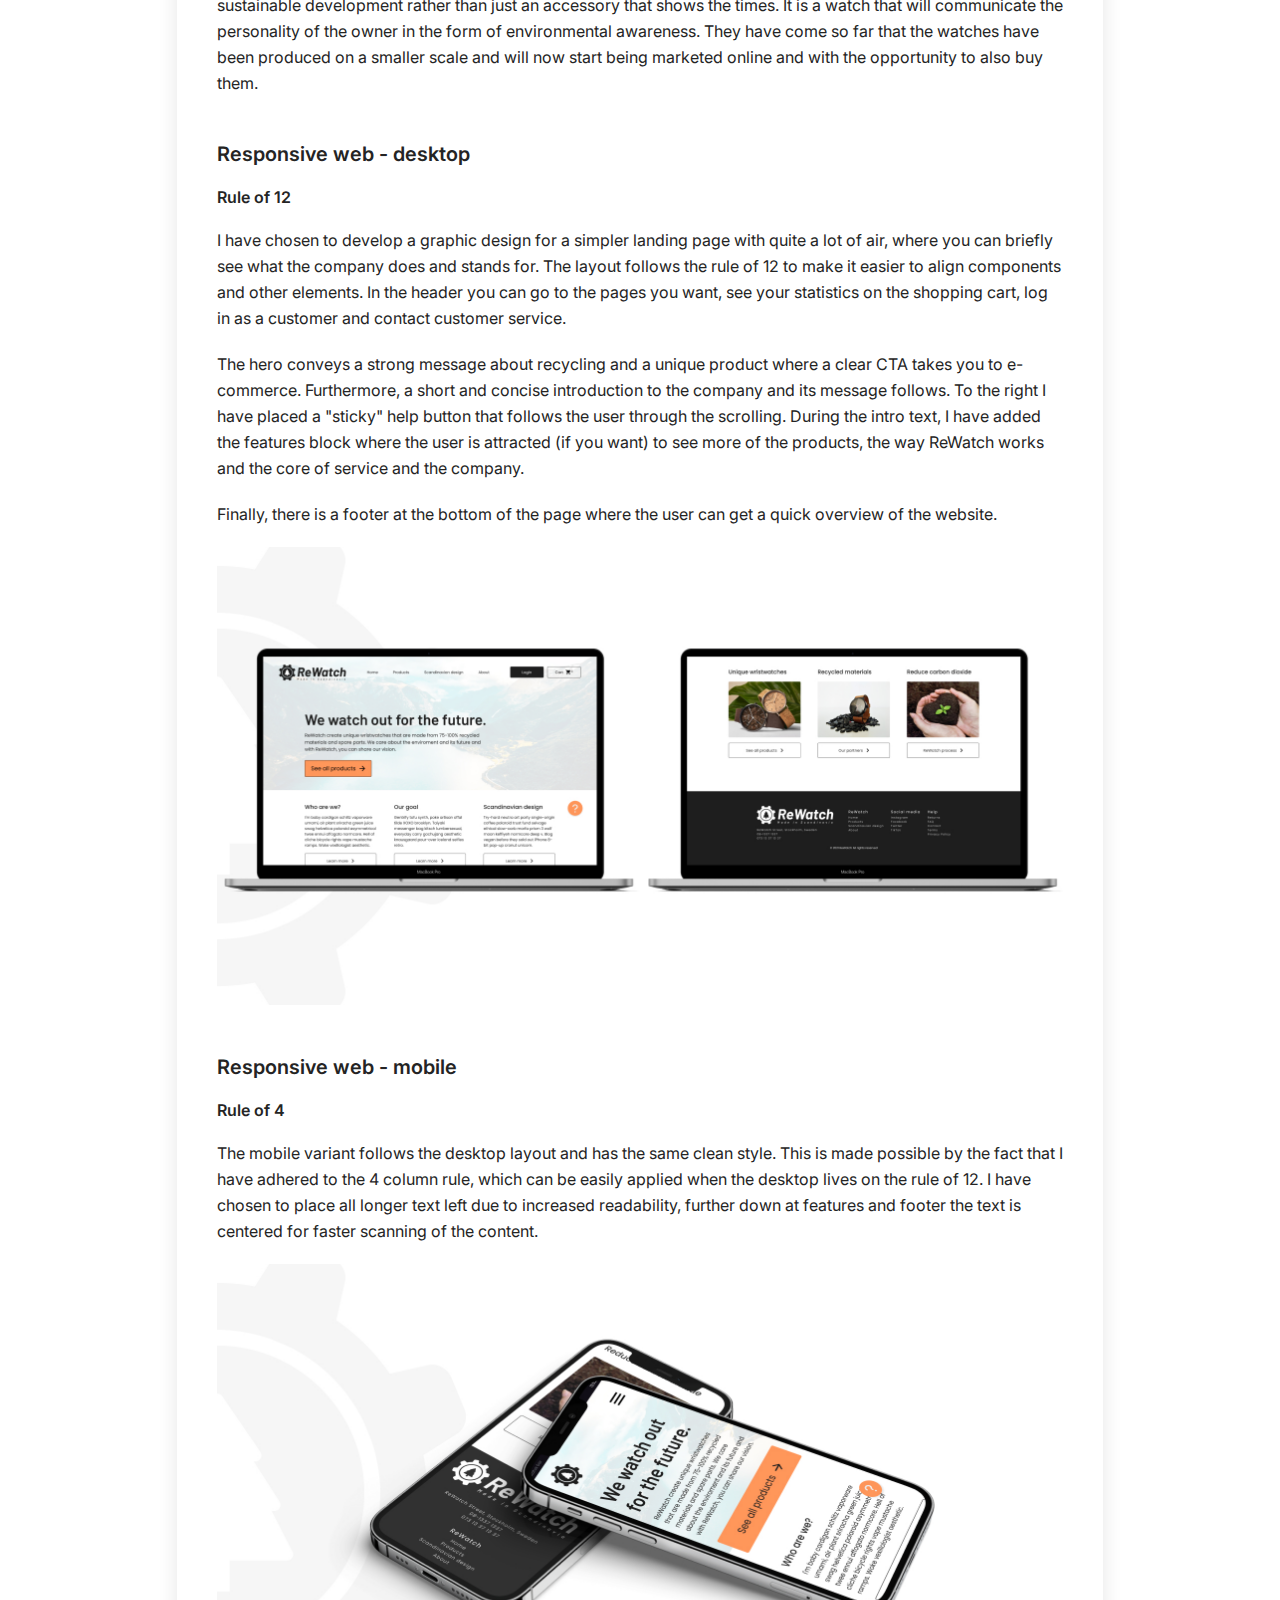
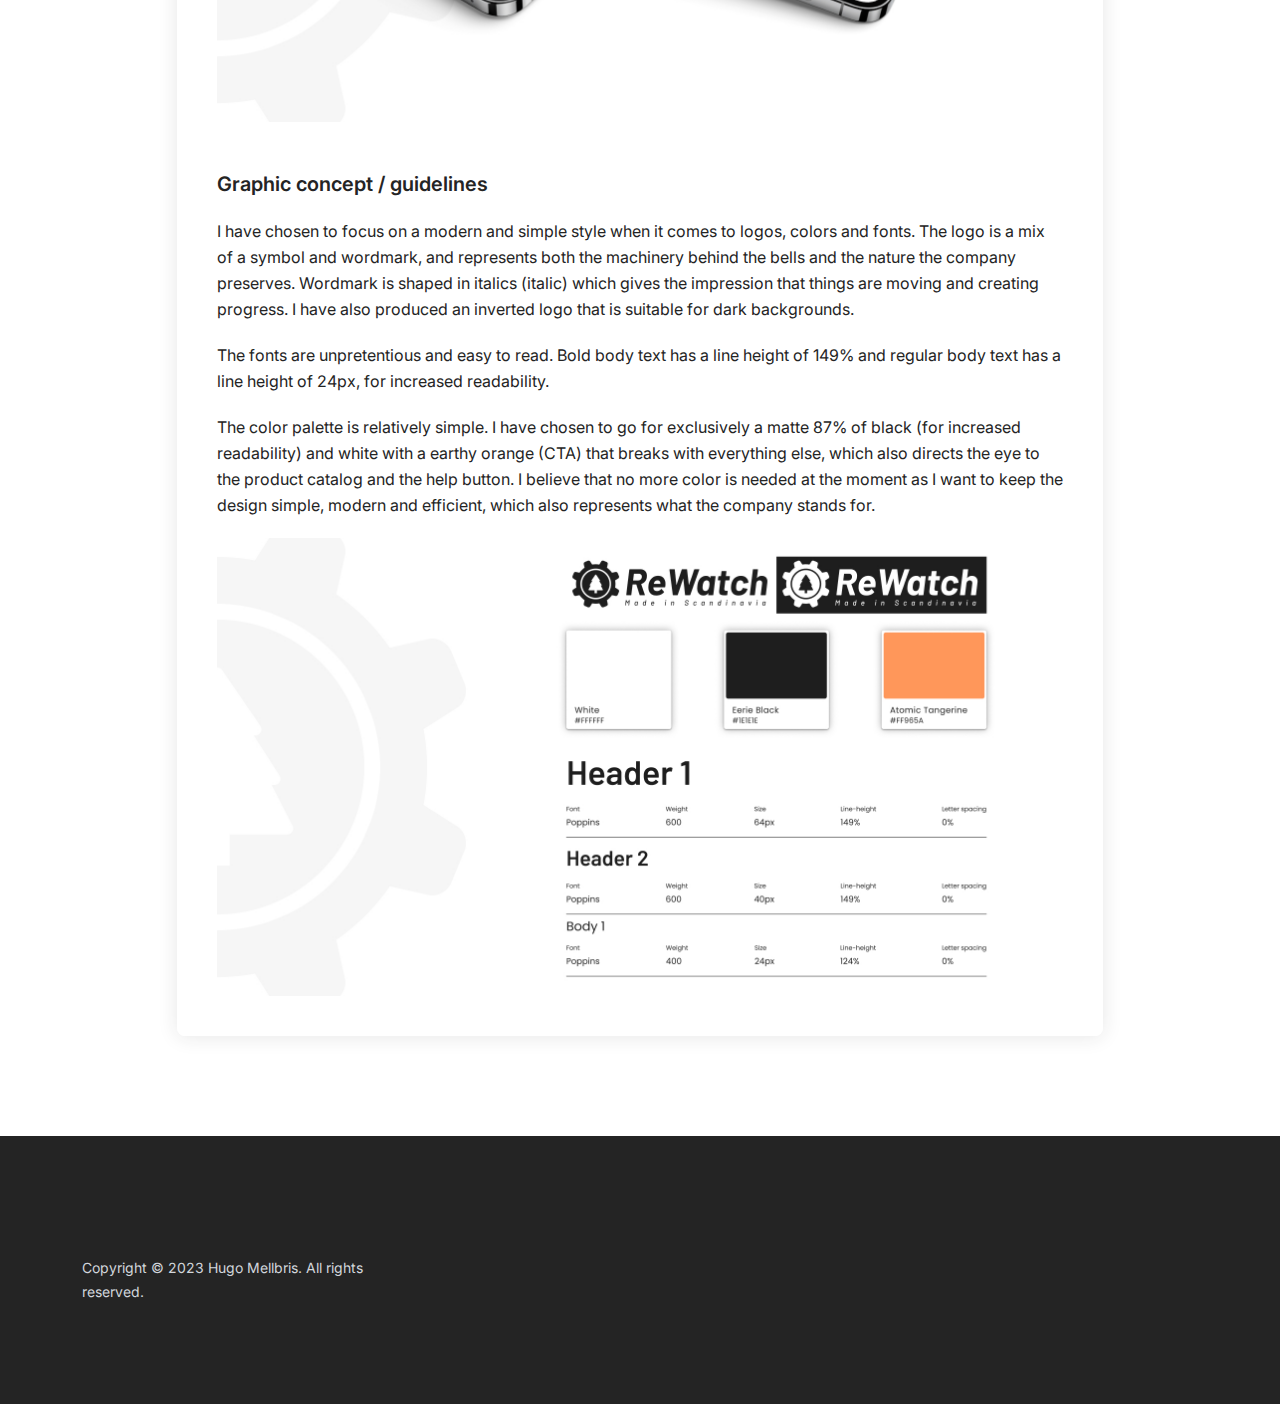
<file: portfolio-rewatch.html>
<!DOCTYPE html>
<html class="no-js" lang="zxx">

<head>
    <meta charset="utf-8" />
    <meta http-equiv="x-ua-compatible" content="ie=edge" />
    <title>Hugo Mellbris | UX/UI designer</title>
    <meta name="description" content="" />
    <meta name="viewport" content="width=device-width, initial-scale=1" />
    <link rel="shortcut icon" type="image/x-icon" href="assets/images/favicon.png" />

    <!-- ========================= CSS here ========================= -->
    <link rel="stylesheet" href="assets/css/bootstrap.min.css" />
    <link rel="stylesheet" href="assets/css/LineIcons.2.0.css" />
    <link rel="stylesheet" href="assets/css/animate.css" />
    <link rel="stylesheet" href="assets/css/tiny-slider.css" />
    <link rel="stylesheet" href="assets/css/glightbox.min.css" />
    <link rel="stylesheet" href="assets/css/main.css" />

</head>

<body>
    <!--[if lte IE 9]>
      <p class="browserupgrade">
        You are using an <strong>outdated</strong> browser. Please
        <a href="https://browsehappy.com/">upgrade your browser</a> to improve
        your experience and security.
      </p>
    <![endif]-->

    <!-- Preloader -->
    <div class="preloader">
        <div class="preloader-inner">
            <div class="preloader-icon">
                <span></span>
                <span></span>
            </div>
        </div>
    </div>
    <!-- /End Preloader -->

    <!-- Start Header Area -->
    <header class="header navbar-area">
        <div class="container">
            <div class="row align-items-center">
                <div class="col-lg-12">
                    <div class="nav-inner">
                        <!-- Start Navbar -->
                        <nav class="navbar navbar-expand-lg">
                            <a class="navbar-brand" href="index.html">
                                <img src="assets/images/logo/white-logo.svg" alt="Logo">
                            </a>
                            <button class="navbar-toggler mobile-menu-btn" type="button" data-bs-toggle="collapse"
                                data-bs-target="#navbarSupportedContent" aria-controls="navbarSupportedContent"
                                aria-expanded="false" aria-label="Toggle navigation">
                                <span class="toggler-icon"></span>
                                <span class="toggler-icon"></span>
                                <span class="toggler-icon"></span>
                            </button>
                            <div class="collapse navbar-collapse sub-menu-bar" id="navbarSupportedContent">
                                <ul id="nav" class="navbar-nav ms-auto">
                                    <li class="nav-item">
                                        <a href="index.html" aria-label="Toggle navigation">Home</a>
                                    </li>
                                    <li class="nav-item">
                                        <a href="index.html#blog">Portfolio</a>
                                    </li>
                                    <li class="nav-item">
                                        <a href="#team" aria-label="Toggle navigation">About me</a>
                                    </li>
                                </ul>
                            </div> <!-- navbar collapse -->
                            <div class="button add-list-button">
                                <a class="btn" href="mailto:hugo.mellbris@gmail.com">Contact</a>
                            </div>
                        </nav>
                        <!-- End Navbar -->
                    </div>
                </div>
            </div> <!-- row -->
        </div> <!-- container -->
    </header>
    <!-- End Header Area -->
    </div>

    <!-- Start Blog Singel Area -->
    <section class="section blog-single">
        <div class="container">
            <div class="row">
                <div class="col-lg-10 offset-lg-1 col-md-12 col-12">
                    <div class="single-inner">
                        <div class="post-details">
                            <div class="main-content-head">
                                <div class="meta-information">
                                    <h2 class="post-title">
                                        ReWatch</a>
                                    </h2>
                                    <!-- End Meta Info -->
                                    <ul class="meta-info">
                                        <li>
                                            <a<>UI
                                                </a>
                                        </li>
                                        <li>
                                            <i class="lni lni-calendar"></i> June 2021</a>
                                        </li>
                                        <li>
                                            <i class="lni lni-briefcase"></i> Teodor Hässler, Cecilia Donelly</a>
                                        </li>
                                        <li>
                                            <i class="lni lni-ruler-pencil" alt></i> Figma</a>
                                        </li>
                                    </ul>
                                    <!-- End Meta Info -->
                                </div>
                                <div class="post-thumbnils">
                                    <img src="portfolio/rewatch/header.jpg" alt="#">
                                </div>
                                <div class="detail-inner">
                                    <h3>Mission and objective</h3>
                                    <p>This project was an individual part of the exam in the course “Visual Design” at
                                        Stockholm Institute of Technology . To
                                        get the highest grade, I was required to</p>
                                    <!-- post image -->
                                    <ul class="list">
                                        <li><i class="lni lni-checkmark-circle"></i> Describe deeper knowledge and
                                            concepts in/about layout, typography, color theory</li>
                                        <li><i class="lni lni-checkmark-circle"></i> Demonstrate skills in creating
                                            satisfactory specifications for handover to development</li>
                                        <li><i class="lni lni-checkmark-circle"></i> Demonstrate competence in creating
                                            design solutions that meet WCAG AAA level in visual design</li>
                                    </ul>
                                    <p>The mission was to</p>
                                    <ul class="list">
                                        <li><i class="lni lni-checkmark-circle"></i> Develop suggestions for logos,
                                            colors, and fonts for ReWatch, which can be used in digital communication
                                        </li>
                                        <li><i class="lni lni-checkmark-circle"></i> Present a visual style that can be
                                            used on the service to market ReWatch to the intended target group</li>
                                        <li><i class="lni lni-checkmark-circle"></i> Develop graphic design for a
                                            responsive desktop and mobile for the launch of ReWatch</li>
                                    </ul>
                                    <br>
                                    <h3>Fictive background</h3>
                                    <p>With Scandinavian design and manufacturing, the watch brand ReWatch will
                                        establish itself on the market. The company has decided to only sell the watches
                                        online. The target group is the environmentally conscious and design enthusiast
                                        who would like to buy remade products. The watches are made of 75-100%
                                        recyclable material and spare parts. Each watch is unique depending on the
                                        availability of parts from which they are assembled.</p>
                                    <p>ReWatch combines sustainability with an elaborate design that makes it something
                                        of a statement about sustainable development rather than just an accessory that
                                        shows the times. It is a watch that will communicate the personality of the
                                        owner in the form of environmental awareness. They have come so far that the
                                        watches have been produced on a smaller scale and will now start being marketed
                                        online and with the opportunity to also buy them.</p>
                                    <br>

                                    <h3>Responsive web - desktop</h3>
                                    <h6>Rule of 12</h6>
                                    <p>I have chosen to develop a graphic design for a simpler landing page with quite a
                                        lot of air, where you can briefly see what the company does and stands for. The
                                        layout follows the rule of 12 to make it easier to align components and other
                                        elements. In the header you can go to the pages you want, see your statistics on
                                        the shopping cart, log in as a customer and contact customer service.</p>
                                    <p>The hero conveys a strong message about recycling and a unique product where a clear
                                        CTA takes you to e-commerce. Furthermore, a short and concise introduction to
                                        the company and its message follows. To the right I have placed a "sticky" help
                                        button that follows the user through the scrolling. During the intro text, I
                                        have added the features block where the user is attracted (if you want) to see
                                        more of the products, the way ReWatch works and the core of service and the
                                        company.</p>
                                    <p>Finally, there is a footer at the bottom of the page where the user can get a
                                        quick overview of the website.</p>
                                    <div class="post-thumbnils">
                                        <img src="portfolio/rewatch/responsivewebdesktop.jpg" alt="#">
                                    </div>
                                    <br>
                                    <br>

                                    <h3>Responsive web - mobile</h3>
                                    <h6>Rule of 4</h6>
                                    <p>The mobile variant follows the desktop layout and has the same clean style. This
                                        is made possible by the fact that I have adhered to the 4 column rule, which can
                                        be easily applied when the desktop lives on the rule of 12. I have chosen to
                                        place all longer text left due to increased readability, further down at
                                        features and footer the text is centered for faster scanning of the content.</p>
                                    <div class="post-thumbnils">
                                        <img src="portfolio/rewatch/responsivewebmobile.jpg" alt="#">
                                    </div>
                                    <br>
                                    <br>
                                    <h3>Graphic concept / guidelines</h3>
                                    <p>I have chosen to focus on a modern and simple style when it comes to logos,
                                        colors and fonts. The logo is a mix of a symbol and wordmark, and represents
                                        both the machinery behind the bells and the nature the company preserves.
                                        Wordmark is shaped in italics (italic) which gives the impression that things
                                        are moving and creating progress. I have also produced an inverted logo that is
                                        suitable for dark backgrounds.</p>
                                    <p>The fonts are unpretentious and easy to read. Bold body text has a line height of
                                        149% and regular body text has a line height of 24px, for increased readability.
                                    </p>
                                    <p>The color palette is relatively simple. I have chosen to go for exclusively a
                                        matte 87% of black (for increased readability) and white with a earthy orange
                                        (CTA) that breaks with everything else, which also directs the eye to the
                                        product catalog and the help button. I believe that no more color is needed at
                                        the moment as I want to keep the design simple, modern and efficient, which also
                                        represents what the company stands for.</p>
                                    <div class="post-thumbnils">
                                        <img src="portfolio/rewatch/designsystem.jpg" alt="#">
                                    </div>
                                    <!--post tags -->
                                </div>
                            </div>

                        </div>
                    </div>
                </div>
            </div>
        </div>
    </section>
    <!-- End Blog Singel Area -->

    <!-- Start Footer Area -->
    <footer class="footer">
        <!-- Start Footer Top -->
        <div class="footer-top">
            <div class="container">
                <div class="row">
                    <div class="col-lg-4 col-md-4 col-12">
                        <!-- Single Widget -->
                        <div class="single-footer f-about">
                            <p>Copyright © 2023 Hugo Mellbris. All rights reserved.</p>
                        </div>
                        <!-- End Single Widget -->
                    </div>
                    
                </div>
            </div>
        </div>
        <!--/ End Footer Top -->

    </footer>
    <!--/ End Footer Area -->

    <!-- ========================= scroll-top ========================= -->
    <a href="#" class="scroll-top">
        <i class="lni lni-chevron-up"></i>
    </a>

    <!-- ========================= JS here ========================= -->
    <script src="assets/js/bootstrap.min.js"></script>
    <script src="assets/js/wow.min.js"></script>
    <script src="assets/js/tiny-slider.js"></script>
    <script src="assets/js/glightbox.min.js"></script>
    <script src="assets/js/main.js"></script>
</body>

</html>
</file>
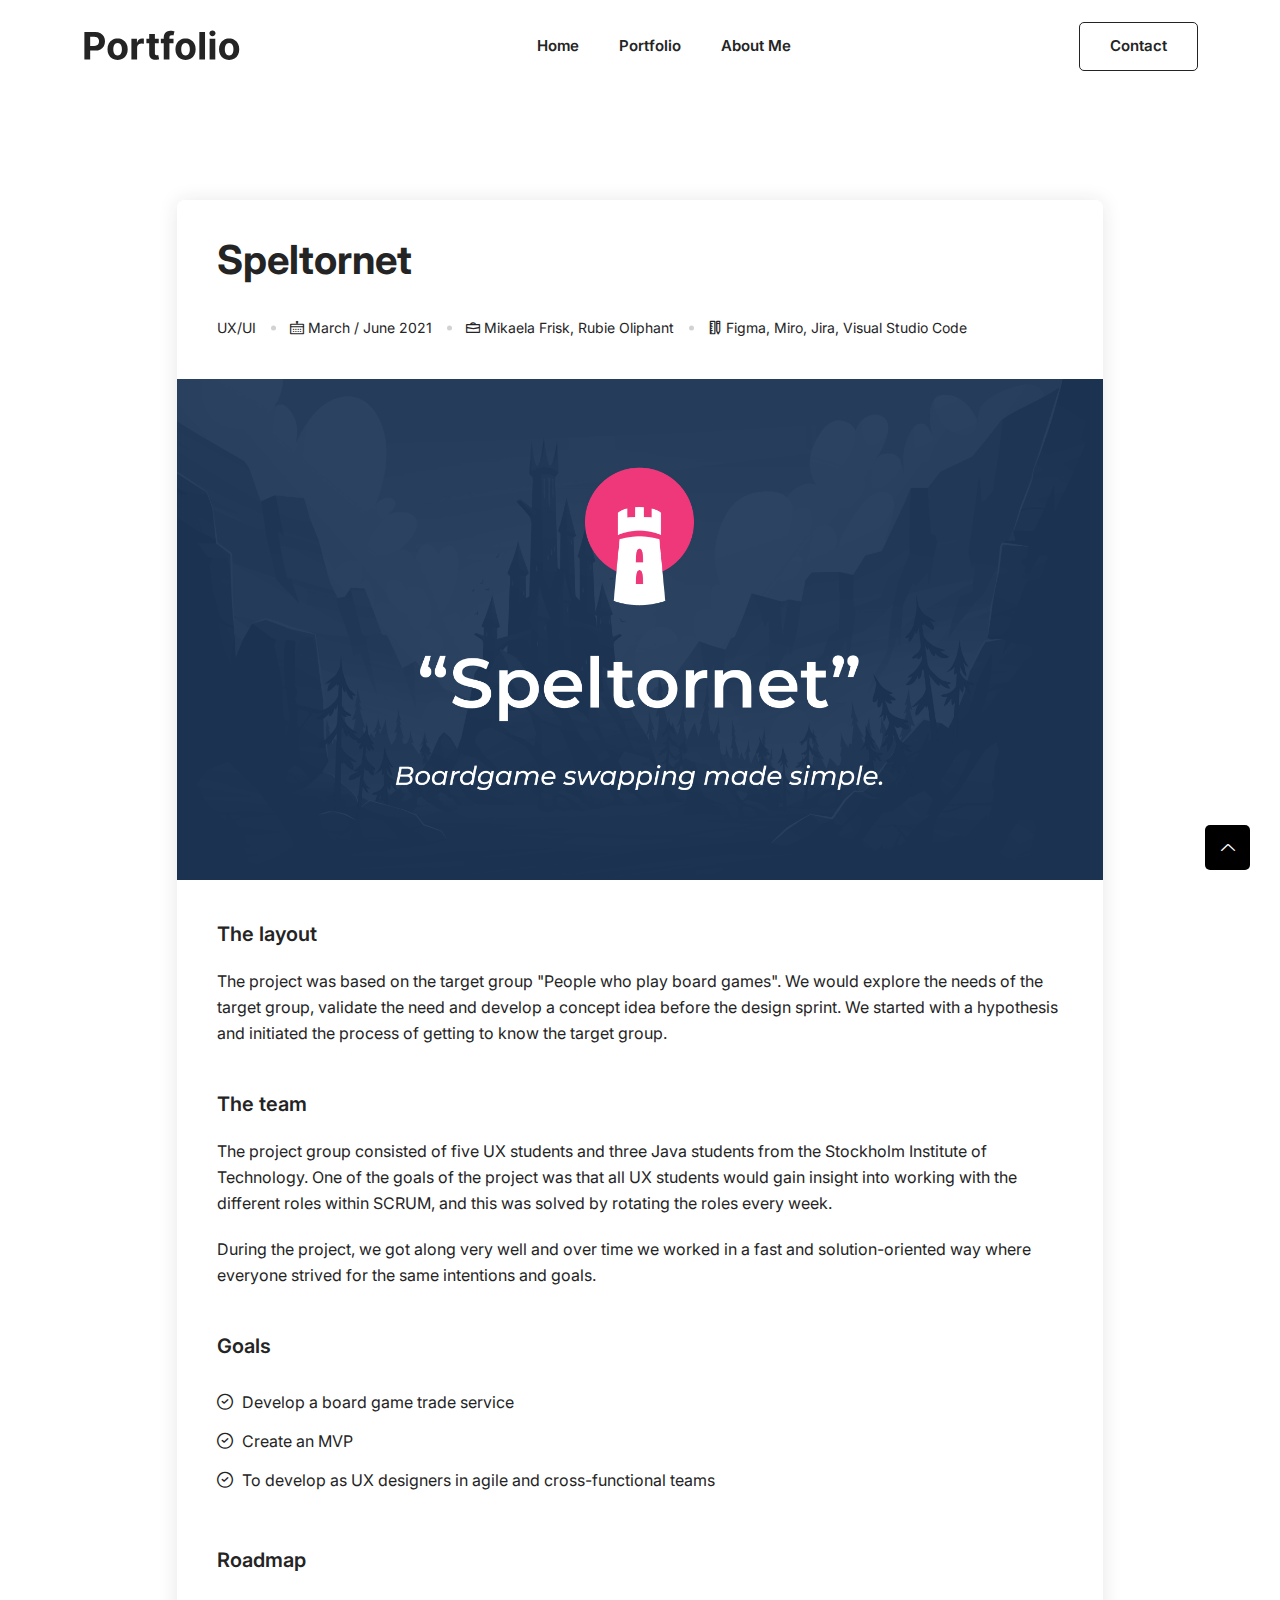
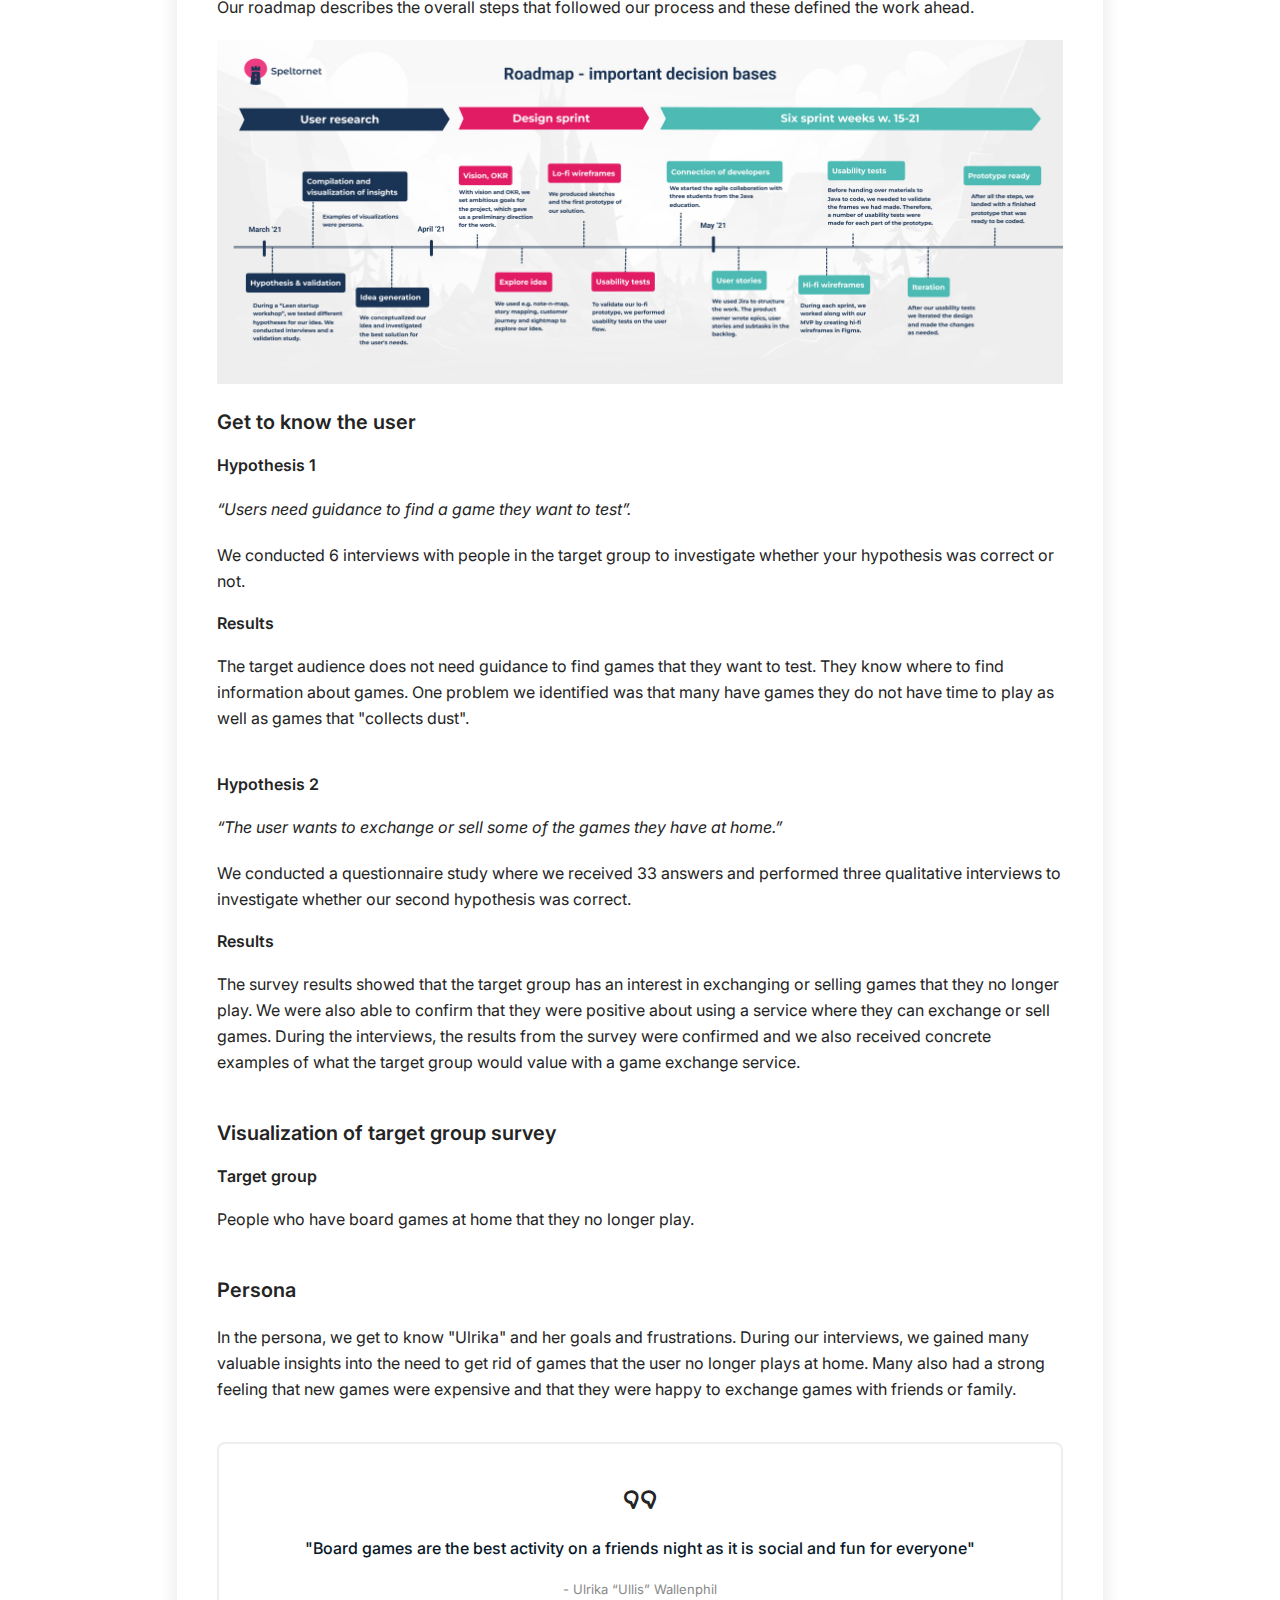
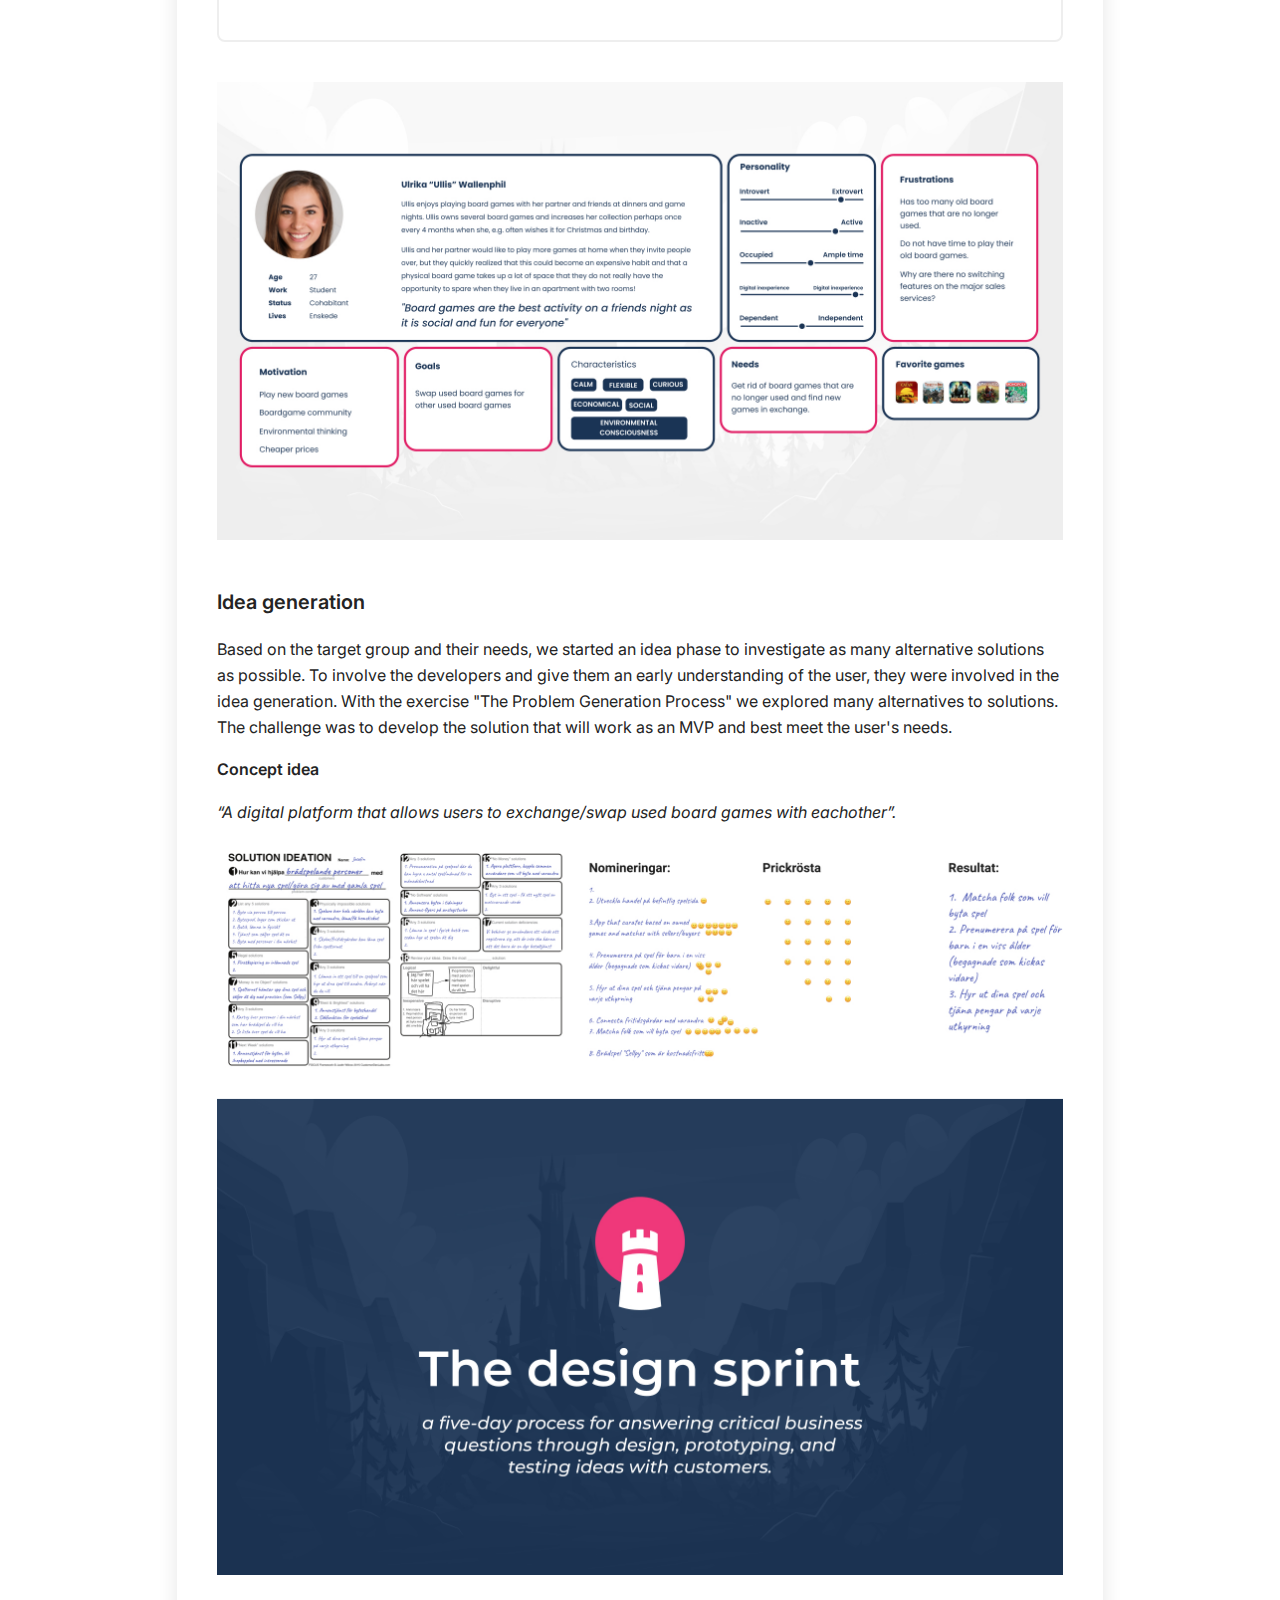
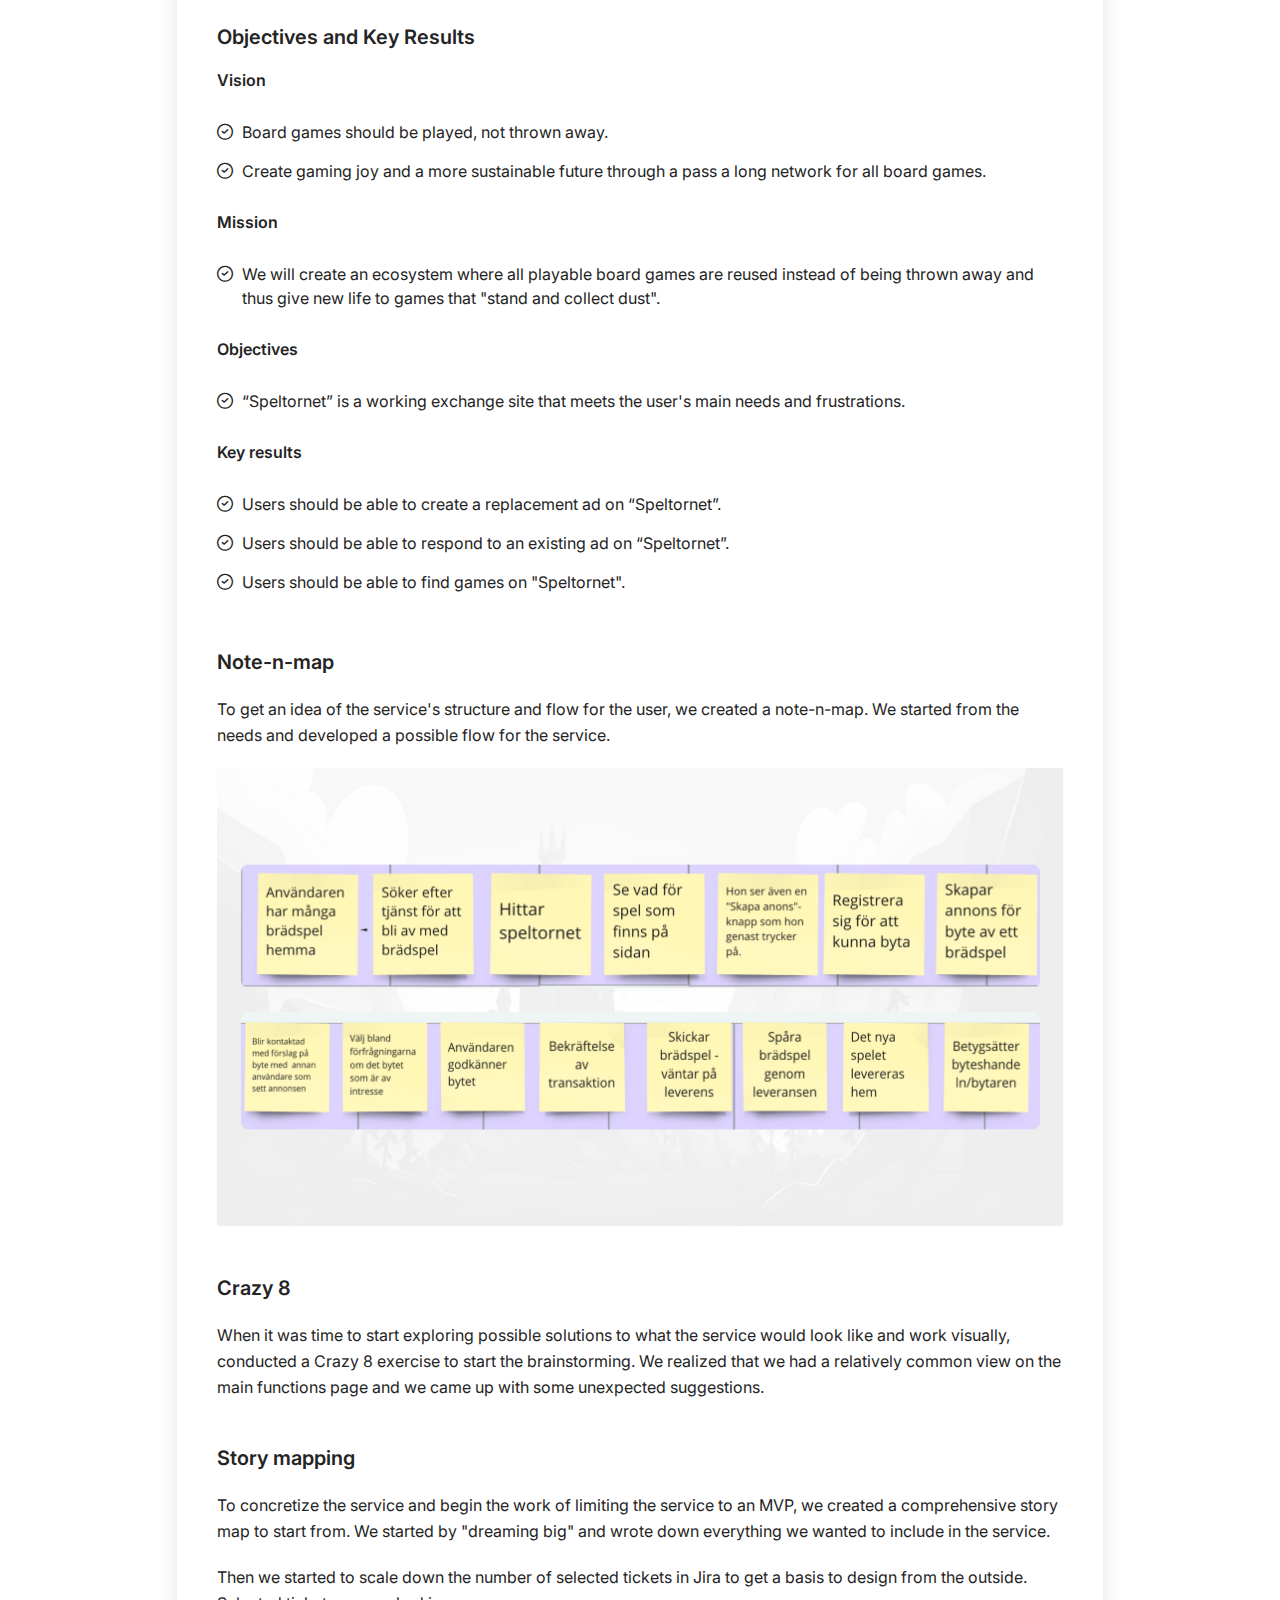
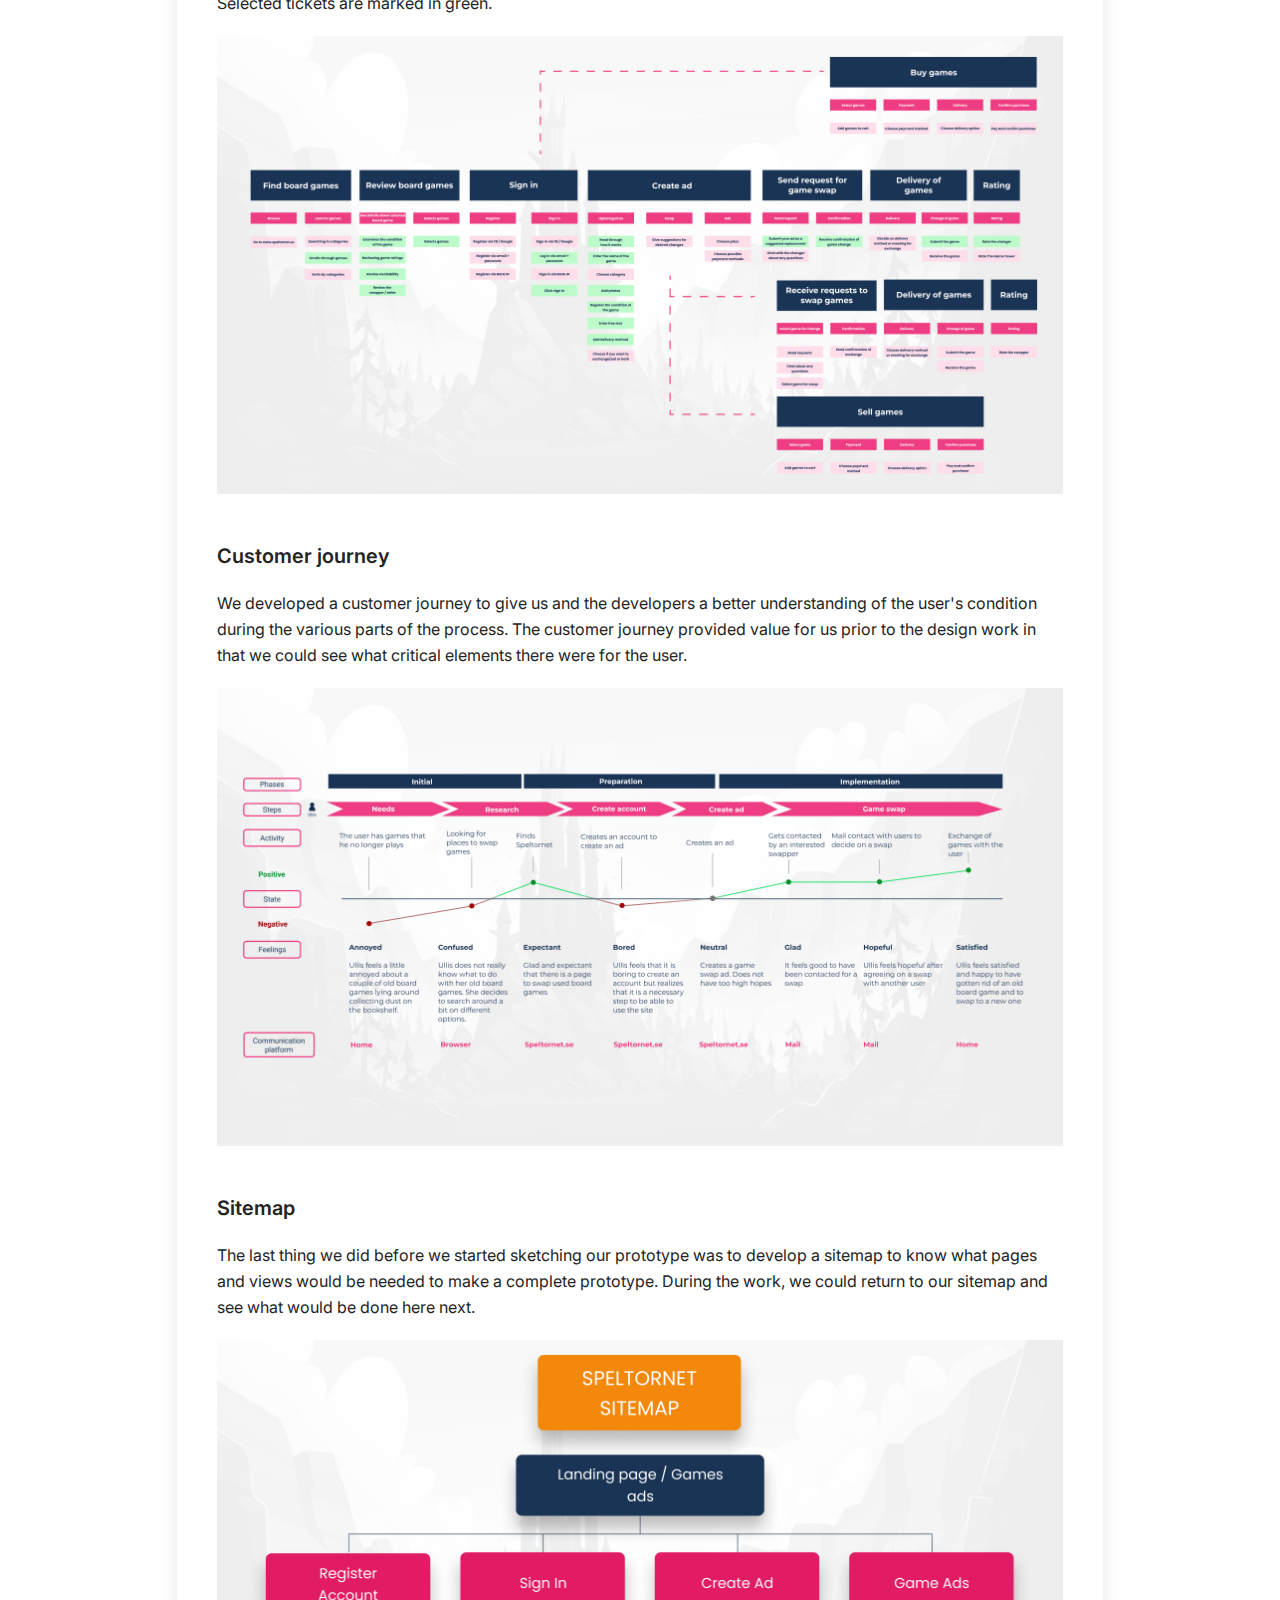
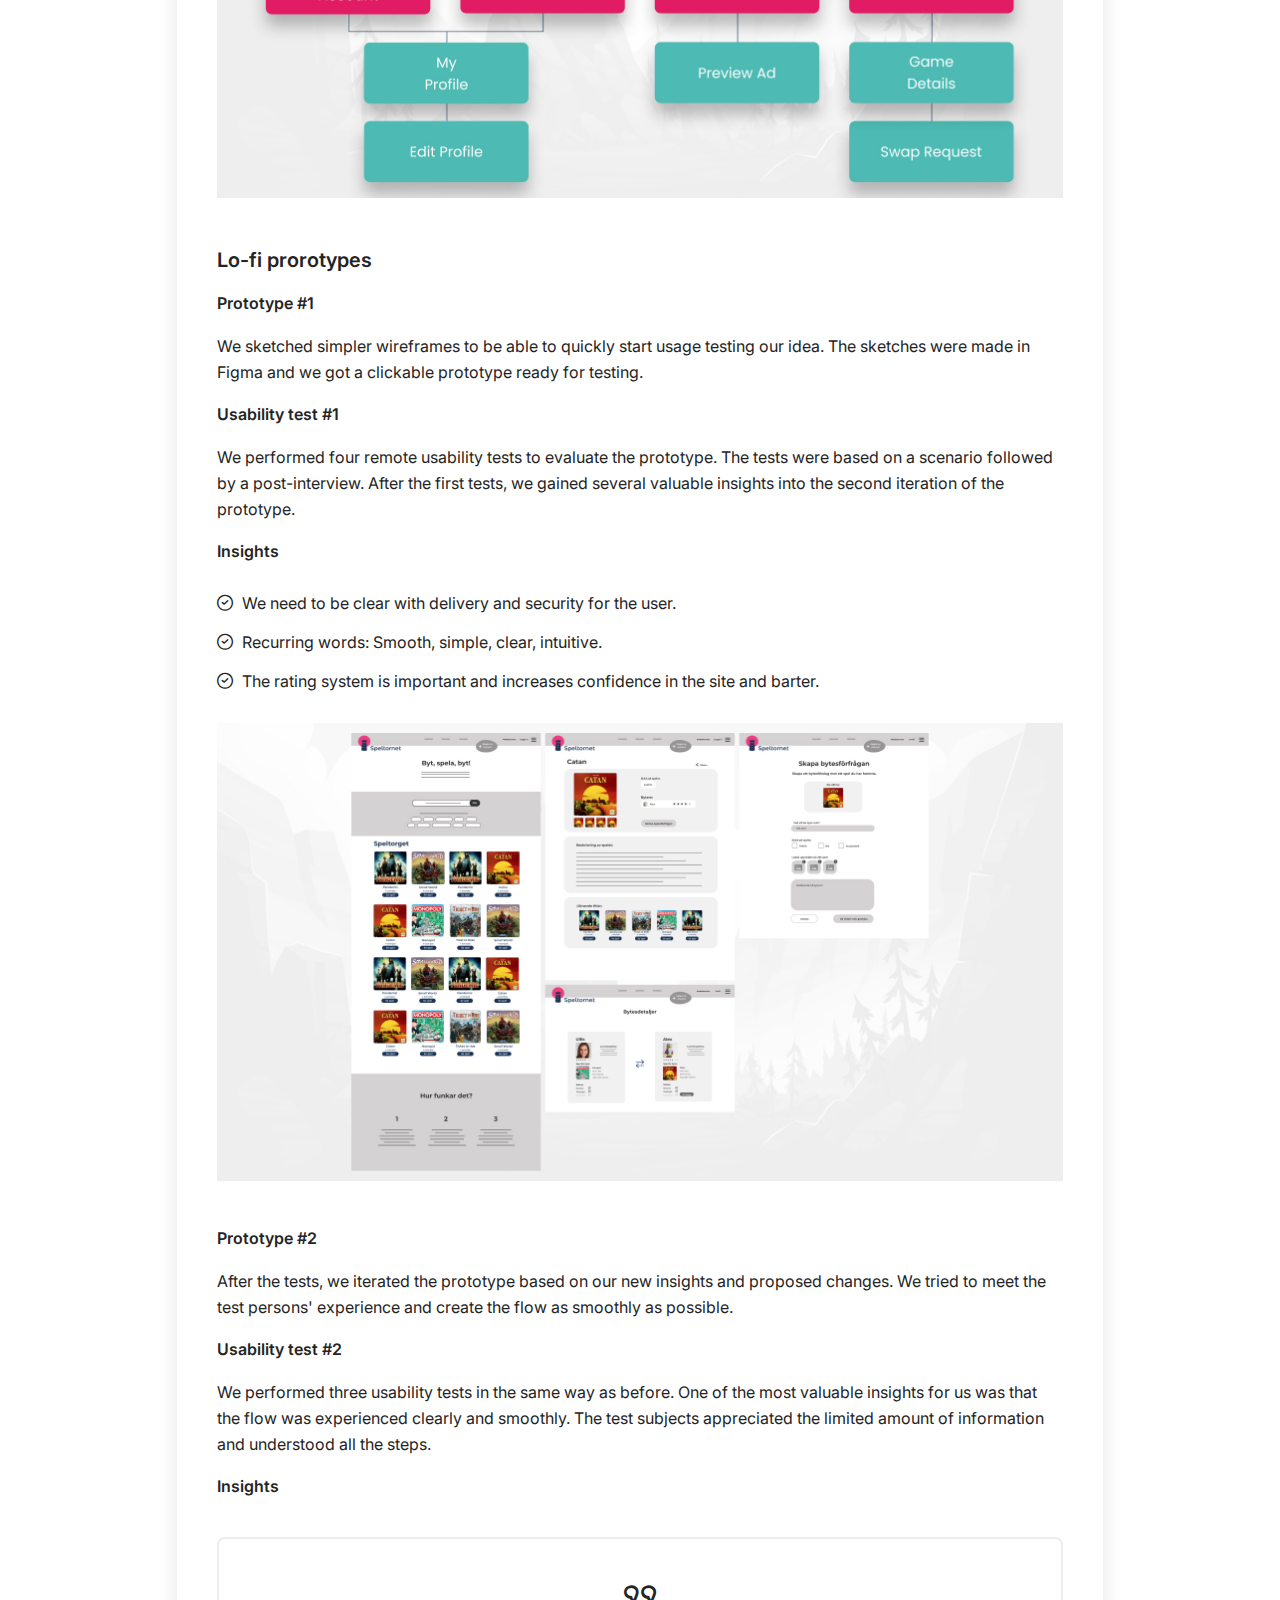
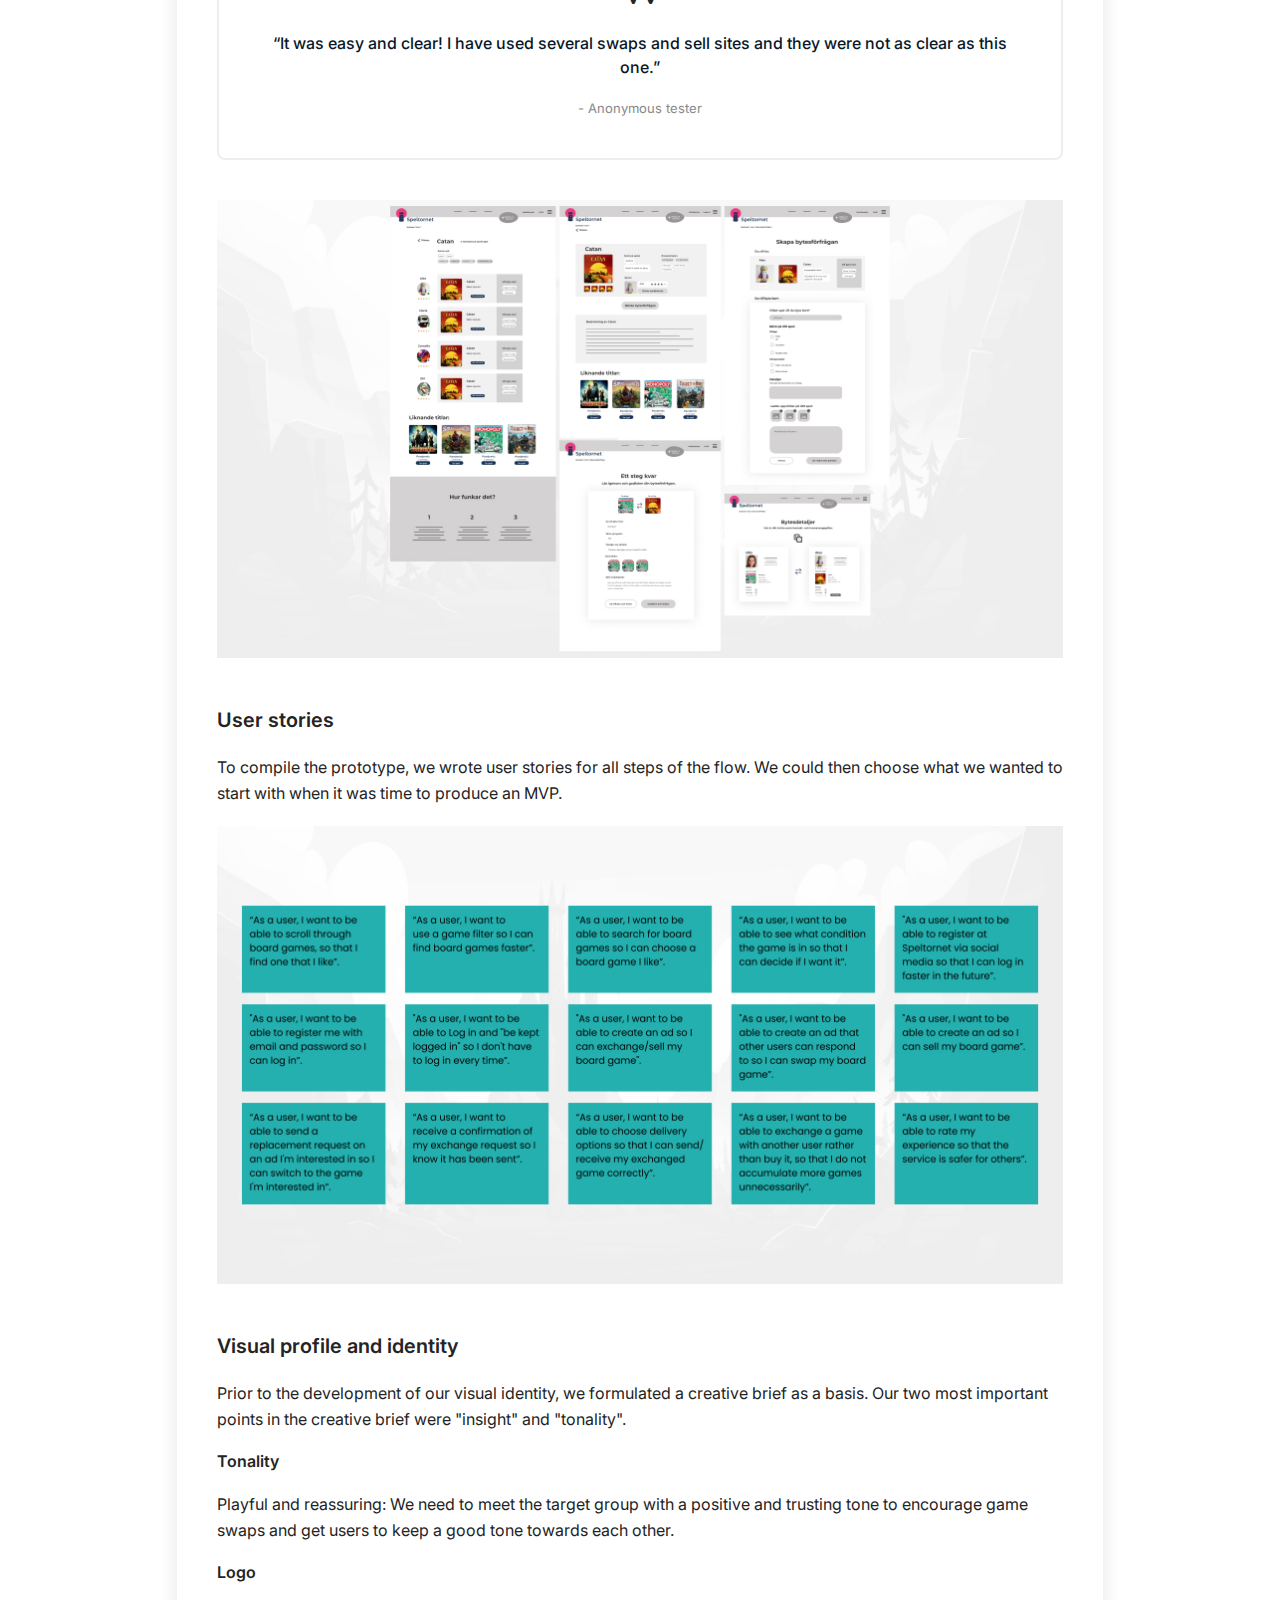
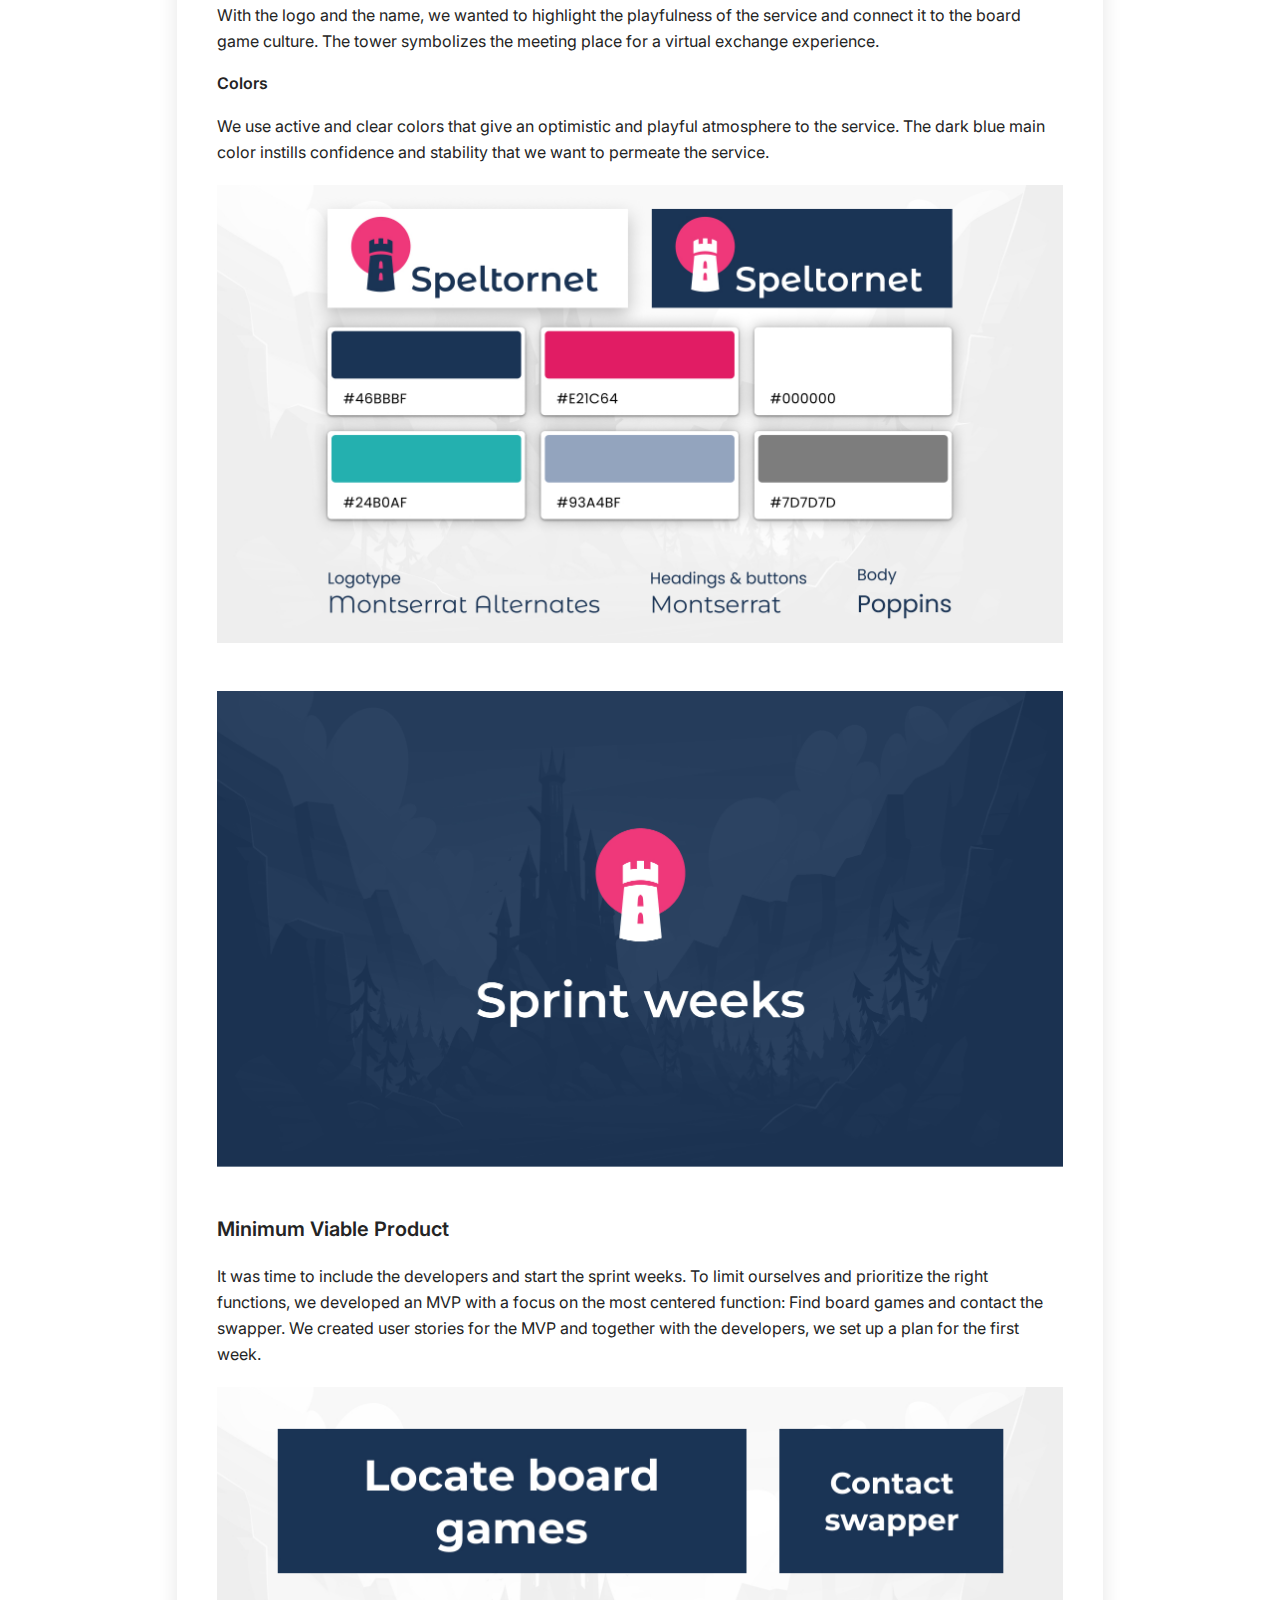
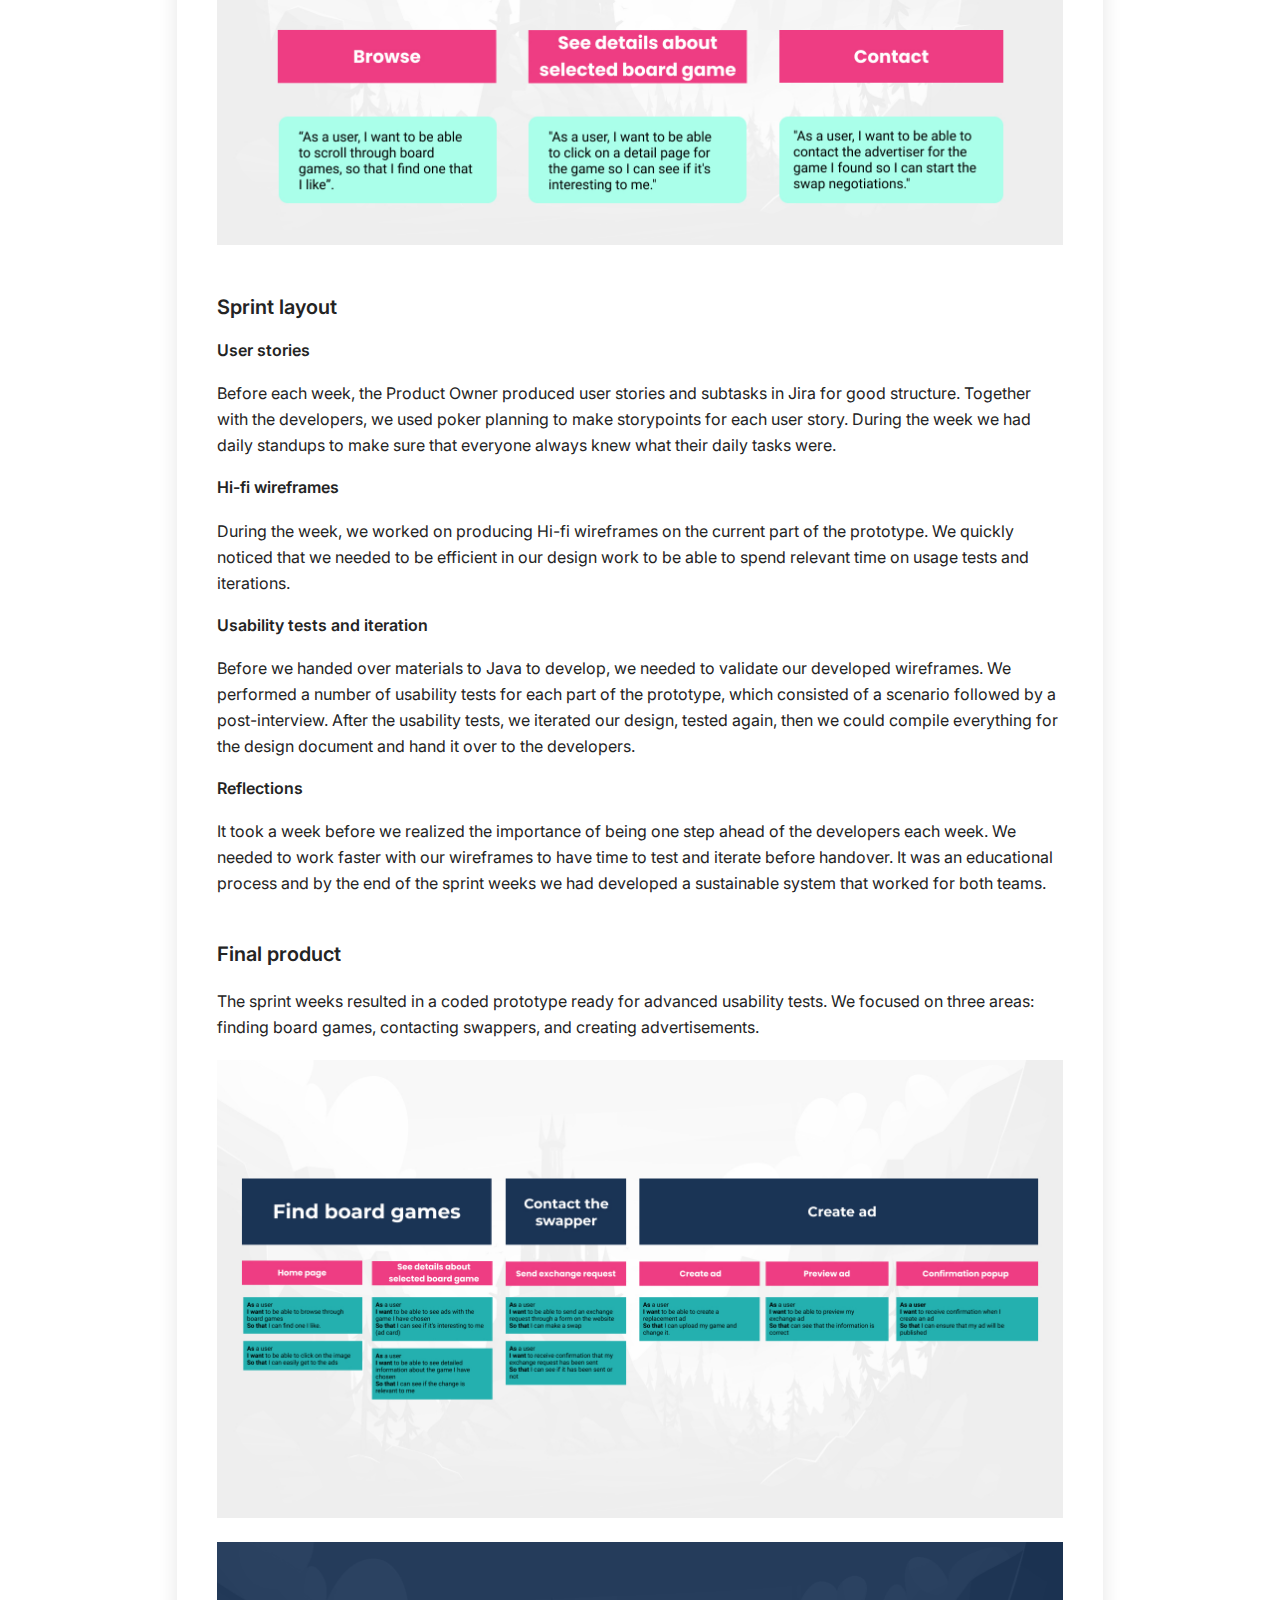
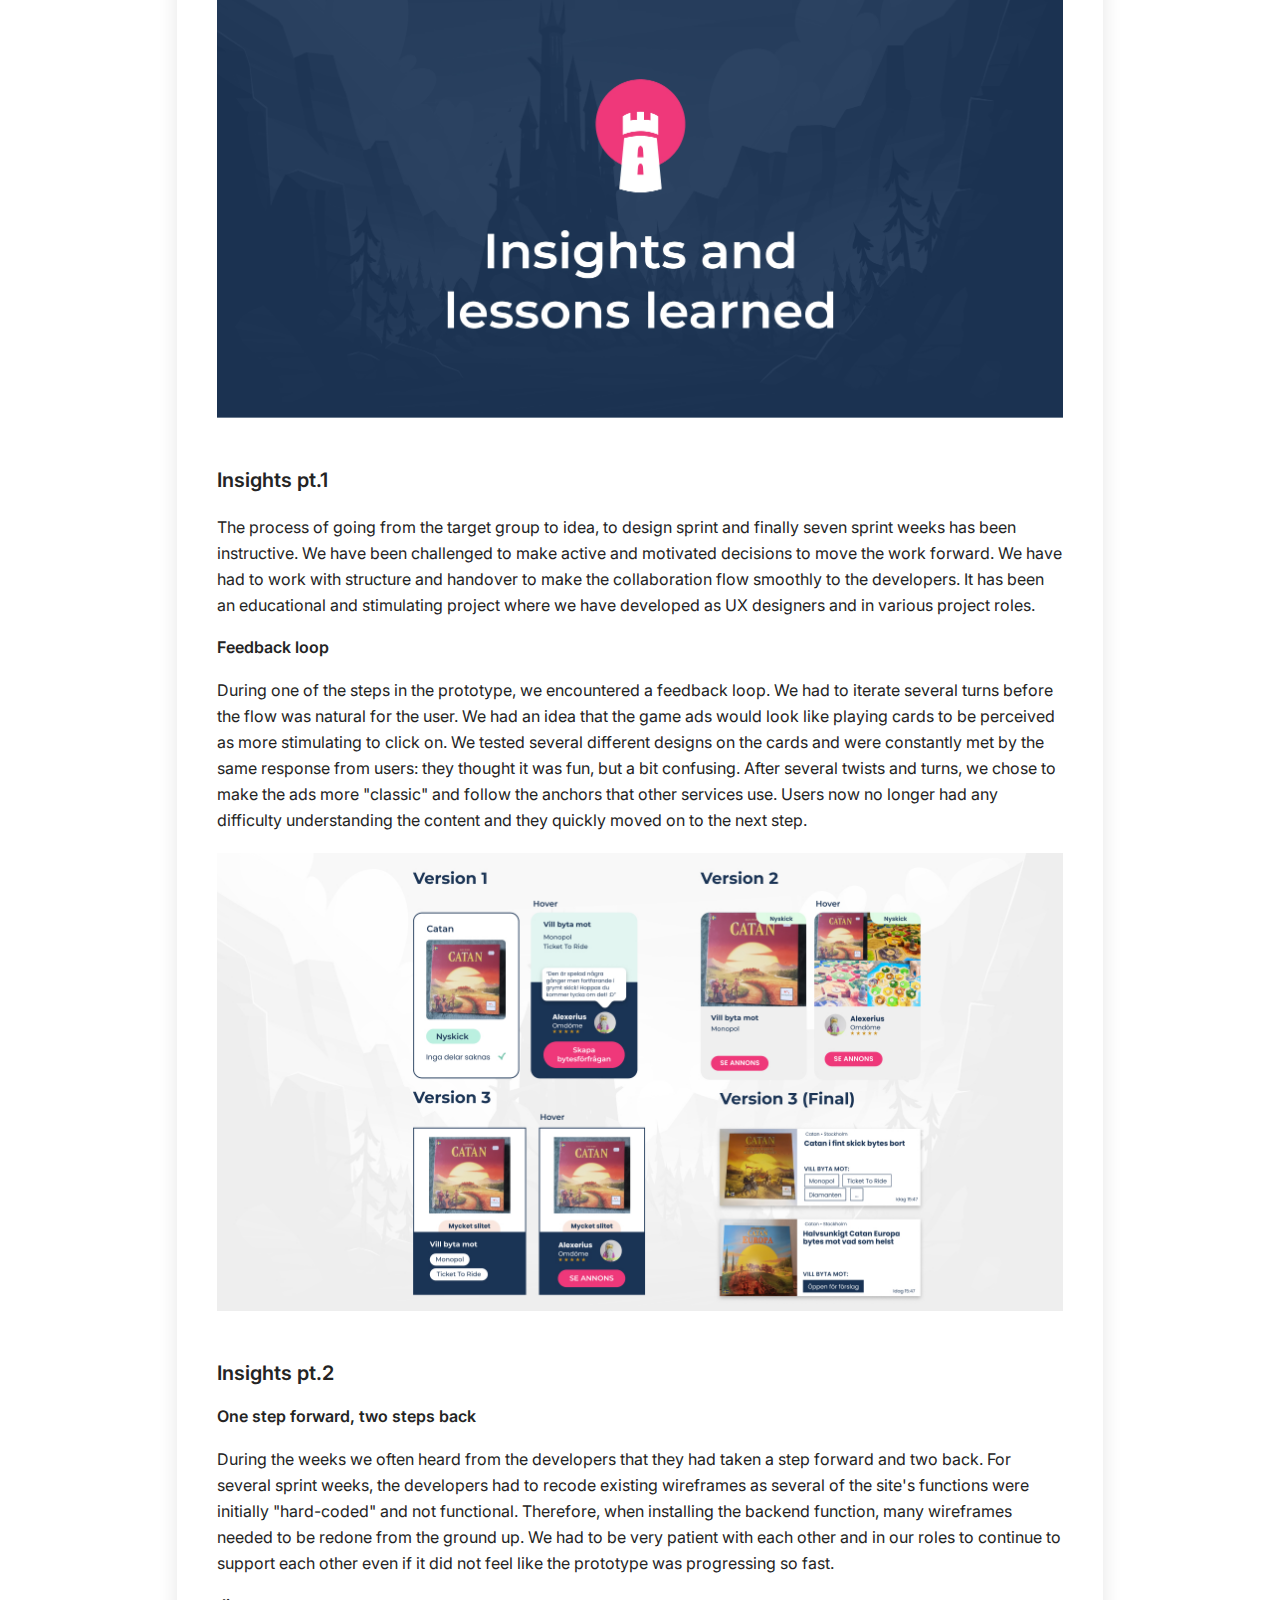
<file: portfolio-speltornet.html>
<!DOCTYPE html>
<html class="no-js" lang="zxx">

<head>
    <meta charset="utf-8" />
    <meta http-equiv="x-ua-compatible" content="ie=edge" />
    <title>Hugo Mellbris | UX/UI designer</title>
    <meta name="description" content="" />
    <meta name="viewport" content="width=device-width, initial-scale=1" />
    <link rel="shortcut icon" type="image/x-icon" href="assets/images/favicon.png" />

    <!-- ========================= CSS here ========================= -->
    <link rel="stylesheet" href="assets/css/bootstrap.min.css" />
    <link rel="stylesheet" href="assets/css/LineIcons.2.0.css" />
    <link rel="stylesheet" href="assets/css/animate.css" />
    <link rel="stylesheet" href="assets/css/tiny-slider.css" />
    <link rel="stylesheet" href="assets/css/glightbox.min.css" />
    <link rel="stylesheet" href="assets/css/main.css" />

</head>

<body>
    <!--[if lte IE 9]>
      <p class="browserupgrade">
        You are using an <strong>outdated</strong> browser. Please
        <a href="https://browsehappy.com/">upgrade your browser</a> to improve
        your experience and security.
      </p>
    <![endif]-->

    <!-- Preloader -->
    <div class="preloader">
        <div class="preloader-inner">
            <div class="preloader-icon">
                <span></span>
                <span></span>
            </div>
        </div>
    </div>
    <!-- /End Preloader -->

    <!-- Start Header Area -->
    <header class="header navbar-area">
        <div class="container">
            <div class="row align-items-center">
                <div class="col-lg-12">
                    <div class="nav-inner">
                        <!-- Start Navbar -->
                        <nav class="navbar navbar-expand-lg">
                            <a class="navbar-brand" href="index.html">
                                <img src="assets/images/logo/white-logo.svg" alt="Logo">
                            </a>
                            <button class="navbar-toggler mobile-menu-btn" type="button" data-bs-toggle="collapse"
                                data-bs-target="#navbarSupportedContent" aria-controls="navbarSupportedContent"
                                aria-expanded="false" aria-label="Toggle navigation">
                                <span class="toggler-icon"></span>
                                <span class="toggler-icon"></span>
                                <span class="toggler-icon"></span>
                            </button>
                            <div class="collapse navbar-collapse sub-menu-bar" id="navbarSupportedContent">
                                <ul id="nav" class="navbar-nav ms-auto">
                                    <li class="nav-item">
                                        <a href="index.html" aria-label="Toggle navigation">Home</a>
                                    </li>
                                    <li class="nav-item">
                                        <a href="index.html#blog">Portfolio</a>
                                    </li>
                                    <li class="nav-item">
                                        <a href="#team" aria-label="Toggle navigation">About me</a>
                                    </li>
                                </ul>
                            </div> <!-- navbar collapse -->
                            <div class="button add-list-button">
                                <a class="btn" href="mailto:hugo.mellbris@gmail.com">Contact</a>
                            </div>
                        </nav>
                        <!-- End Navbar -->
                    </div>
                </div>
            </div> <!-- row -->
        </div> <!-- container -->
    </header>
    <!-- End Header Area -->
    </div>

    <!-- Start Blog Singel Area -->
    <section class="section blog-single">
        <div class="container">
            <div class="row">
                <div class="col-lg-10 offset-lg-1 col-md-12 col-12">
                    <div class="single-inner">
                        <div class="post-details">
                            <div class="main-content-head">
                                <div class="meta-information">
                                    <h2 class="post-title">
                                        Speltornet</a>
                                    </h2>
                                    <!-- End Meta Info -->
                                    <ul class="meta-info">
                                        <li>
                                            <a<>UX/UI
                                                </a>
                                        </li>
                                        <li>
                                            <i class="lni lni-calendar"></i> March / June 2021</a>
                                        </li>
                                        <li>
                                            <i class="lni lni-briefcase"></i> Mikaela Frisk, Rubie Oliphant</a>
                                        </li>
                                        <li>
                                            <i class="lni lni-ruler-pencil" alt></i> Figma, Miro, Jira, Visual Studio
                                            Code </a>
                                        </li>
                                    </ul>
                                    <!-- End Meta Info -->
                                </div>
                                <div class="post-thumbnils">
                                    <img src="portfolio/speltornet/header.jpg" alt="#">
                                </div>
                                <div class="detail-inner">
                                    <h3>The layout</h3>
                                    <p>The project was based on the target group "People who play board games". We would
                                        explore the needs of the target group, validate the need and develop a concept
                                        idea before the design sprint.

                                        We started with a hypothesis and initiated the process of getting to know the
                                        target group.</p>
                                    <br>
                                    <h3>The team</h3>
                                    <p>The project group consisted of five UX students and three Java students from the
                                        Stockholm Institute of Technology.

                                        One of the goals of the project was that all UX students would gain insight into
                                        working with the different roles within SCRUM, and this was solved by rotating
                                        the roles every week.
                                    </p>
                                    <p>During the project, we got along very well and over time we worked in a fast and
                                        solution-oriented way where everyone strived for the same intentions and goals.
                                    </p>
                                    <br>
                                    <!-- post image -->
                                    <h3>Goals</h3>
                                    <ul class="list">
                                        <li><i class="lni lni-checkmark-circle"></i> Develop a board game trade service
                                        </li>
                                        <li><i class="lni lni-checkmark-circle"></i> Create an MVP</li>
                                        <li><i class="lni lni-checkmark-circle"></i> To develop as UX designers in agile
                                            and cross-functional teams</li>
                                    </ul>

                                    <br>
                                    <h3>Roadmap</h3>
                                    <p>Our roadmap describes the overall steps that followed our process and these
                                        defined the work ahead.</p>
                                    <div class="post-thumbnils">
                                        <img src="portfolio/speltornet/roadmap.jpg" alt="#">
                                    </div>
                                    <br>

                                    <h3>Get to know the user</h3>
                                    <h6>Hypothesis 1</h6>
                                    <p><i>“Users need guidance to find a game they want to test”.</i></b></p>
                                    <p>We conducted 6 interviews with people in the target group to investigate whether
                                        your hypothesis was correct or not.</p>
                                    <h6>Results</h6>
                                    <p>The target audience does not need guidance to find games that they want to test.
                                        They know where to find information about games. One problem we identified was
                                        that many have games they do not have time to play as well as games that
                                        "collects dust".</p>
                                    <br>
                                    <h6>Hypothesis 2</h6>
                                    <p><i>“The user wants to exchange or sell some of the games they have at
                                            home.”</i></b></p>
                                    <p>We conducted a questionnaire study where we received 33 answers and performed
                                        three qualitative interviews to investigate whether our second hypothesis was
                                        correct.</p>
                                    <h6>Results</h6>
                                    <p>The survey results showed that the target group has an interest in exchanging or
                                        selling games that they no longer play. We were also able to confirm that they
                                        were positive about using a service where they can exchange or sell games.
                                        During the interviews, the results from the survey were confirmed and we also
                                        received concrete examples of what the target group would value with a game
                                        exchange service.</p>
                                    <br>

                                    <h3>Visualization of target group survey</h3>
                                    <h6>Target group</h6>
                                    <p>People who have board games at home that they no longer play.</p>
                                    <br>
                                    <h3>Persona</h3>
                                    <p>In the persona, we get to know "Ulrika" and her goals and frustrations. During
                                        our interviews, we gained many valuable insights into the need to get rid of
                                        games that the user no longer plays at home. Many also had a strong feeling that
                                        new games were expensive and that they were happy to exchange games with friends
                                        or family.</p>
                                    <blockquote>
                                        <div class="icon">
                                            <i class="lni lni-quotation"></i>
                                        </div>
                                        <h4>"Board games are the best activity on a friends night as it is social and
                                            fun for everyone"</h4>
                                        <span>- Ulrika “Ullis” Wallenphil</span>
                                    </blockquote>
                                    <div class="post-thumbnils">
                                        <img src="portfolio/speltornet/persona.jpg" alt="persona">
                                    </div>
                                    <br>
                                    <br>
                                    <h3>Idea generation</h3>
                                    <p>Based on the target group and their needs, we started an idea phase to
                                        investigate as many alternative solutions as possible. To involve the developers
                                        and give them an early understanding of the user, they were involved in the idea
                                        generation. With the exercise "The Problem Generation Process" we explored many
                                        alternatives to solutions. The challenge was to develop the solution that will
                                        work as an MVP and best meet the user's needs.
                                    <p>
                                    <h6>Concept idea</h6>
                                    <p><i>“A digital platform that allows users to exchange/swap used board games with
                                            eachother”.</i></p>
                                    <div class="post-thumbnils">
                                        <img src="portfolio/speltornet/ideageneration.jpg" alt="#">
                                    </div>
                                    <br>

                                    <div class="post-thumbnils">
                                        <img src="portfolio/speltornet/designsprint.jpg" alt="#">
                                    </div>
                                    <br>
                                    <br>

                                    <h3>Objectives and Key Results</h3>
                                    <h6>Vision</h6>
                                    <ul class="list">
                                        <li><i class="lni lni-checkmark-circle"></i> Board games should be played, not
                                            thrown away.</li>
                                        <li><i class="lni lni-checkmark-circle"></i> Create gaming joy and a more
                                            sustainable future through a pass a long network for all board games.</li>
                                    </ul>
                                    <h6>Mission</h6>
                                    <ul class="list">
                                        <li><i class="lni lni-checkmark-circle"></i> We will create an ecosystem where
                                            all playable board games are reused instead of being thrown away and thus
                                            give new life to games that "stand and collect dust".</li>
                                    </ul>
                                    <h6>Objectives</h6>
                                    <ul class="list">
                                        <li><i class="lni lni-checkmark-circle"></i> “Speltornet” is a working exchange
                                            site that meets the user's main needs and frustrations.</li>
                                    </ul>
                                    <h6>Key results</h6>
                                    <ul class="list">
                                        <li><i class="lni lni-checkmark-circle"></i> Users should be able to create a
                                            replacement ad on “Speltornet”.</li>
                                        <li><i class="lni lni-checkmark-circle"></i> Users should be able to respond to
                                            an existing ad on “Speltornet”.</li>
                                        <li><i class="lni lni-checkmark-circle"></i> Users should be able to find games
                                            on "Speltornet".</li>
                                    </ul>
                                    <br>

                                    <h3>Note-n-map</h3>
                                    <p>To get an idea of ​​the service's structure and flow for the user, we created a
                                        note-n-map. We started from the needs and developed a possible flow for the
                                        service.</p>
                                    <div class="post-thumbnils">
                                        <img src="portfolio/speltornet/note-n-map.jpg" alt="#">
                                    </div>
                                    <br>
                                    <br>

                                    <h3>Crazy 8</h3>
                                    <p>When it was time to start exploring possible solutions to what the service would
                                        look like and work visually, conducted a Crazy 8 exercise to start the
                                        brainstorming. We realized that we had a relatively common view on the main
                                        functions page and we came up with some unexpected suggestions.</p>
                                    <br>

                                    <h3>Story mapping</h3>
                                    <p>To concretize the service and begin the work of limiting the service to an MVP,
                                        we created a comprehensive story map to start from. We started by "dreaming big"
                                        and wrote down everything we wanted to include in the service.</p>
                                    <p>Then we started to scale down the number of selected tickets in Jira to get a
                                        basis to design from the outside. Selected tickets are marked in green.</p>
                                    <div class="post-thumbnils">
                                        <img src="portfolio/speltornet/storymapping.jpg" alt="#">
                                    </div>
                                    <br>
                                    <br>

                                    <h3>Customer journey</h3>
                                    <p>We developed a customer journey to give us and the developers a better
                                        understanding of the user's condition during the various parts of the process.
                                        The customer journey provided value for us prior to the design work in that we
                                        could see what critical elements there were for the user.</p>
                                    <div class="post-thumbnils">
                                        <img src="portfolio/speltornet/customerjourney.jpg" alt="#">
                                    </div>
                                    <br>
                                    <br>

                                    <h3>Sitemap</h3>
                                    <p>The last thing we did before we started sketching our prototype was to develop a
                                        sitemap to know what pages and views would be needed to make a complete
                                        prototype. During the work, we could return to our sitemap and see what would be
                                        done here next.</p>
                                    <div class="post-thumbnils">
                                        <img src="portfolio/speltornet/sitemap.jpg" alt="#">
                                    </div>
                                    <br>
                                    <br>

                                    <h3>Lo-fi prorotypes</h3>
                                    <h6>Prototype #1</h6>
                                    <p>We sketched simpler wireframes to be able to quickly start usage testing our
                                        idea. The sketches were made in Figma and we got a clickable prototype ready for
                                        testing.</p>
                                    <h6>Usability test #1</h6>
                                    <p>We performed four remote usability tests to evaluate the prototype. The tests
                                        were based on a scenario followed by a post-interview. After the first tests, we
                                        gained several valuable insights into the second iteration of the prototype.</p>
                                    <h6>Insights</h6>
                                    <ul class="list">
                                        <li><i class="lni lni-checkmark-circle"></i> We need to be clear with delivery
                                            and security for the user.</li>
                                        <li><i class="lni lni-checkmark-circle"></i> Recurring words: Smooth, simple,
                                            clear, intuitive.</li>
                                        <li><i class="lni lni-checkmark-circle"></i> The rating system is important and
                                            increases confidence in the site and barter.</li>
                                    </ul>
                                    <div class="post-thumbnils">
                                        <img src="portfolio/speltornet/lofi1.jpg" alt="#">
                                    </div>
                                    <br>
                                    <br>

                                    <h6>Prototype #2</h6>
                                    <p>After the tests, we iterated the prototype based on our new insights and proposed
                                        changes. We tried to meet the test persons' experience and create the flow as
                                        smoothly as possible.</p>
                                    <h6>Usability test #2</h6>
                                    <p>We performed three usability tests in the same way as before. One of the most
                                        valuable insights for us was that the flow was experienced clearly and smoothly.
                                        The test subjects appreciated the limited amount of information and understood
                                        all the steps.</p>
                                    <h6>Insights</h6>
                                    <blockquote>
                                        <div class="icon">
                                            <i class="lni lni-quotation"></i>
                                        </div>
                                        <h4>“It was easy and clear! I have used several swaps and sell sites and they
                                            were not as clear as this one.”</h4>
                                        <span>- Anonymous tester</span>
                                    </blockquote>
                                    <div class="post-thumbnils">
                                        <img src="portfolio/speltornet/lofi2.jpg" alt="#">
                                    </div>
                                    <br>
                                    <br>

                                    <h3>User stories</h3>
                                    <p>To compile the prototype, we wrote user stories for all steps of the flow. We
                                        could then choose what we wanted to start with when it was time to produce an
                                        MVP.</p>

                                    <div class="post-thumbnils">
                                        <img src="portfolio/speltornet/user stories.jpg" alt="#">
                                    </div>
                                    <br>
                                    <br>

                                    <h3>Visual profile and identity</h3>
                                    <p>Prior to the development of our visual identity, we formulated a creative brief
                                        as a basis. Our two most important points in the creative brief were "insight"
                                        and "tonality".</p>
                                    <h6>Tonality</h6>
                                    <p>Playful and reassuring: We need to meet the target group with a positive and
                                        trusting tone to encourage game swaps and get users to keep a good tone towards
                                        each other.</p>
                                    <h6>Logo</h6>
                                    <p>With the logo and the name, we wanted to highlight the playfulness of the service
                                        and connect it to the board game culture. The tower symbolizes the meeting place
                                        for a virtual exchange experience.</p>
                                    <h6>Colors</h6>
                                    <p>We use active and clear colors that give an optimistic and playful atmosphere to
                                        the service. The dark blue main color instills confidence and stability that we
                                        want to permeate the service.</p>
                                    <div class="post-thumbnils">
                                        <img src="portfolio/speltornet/visualprofile.jpg" alt="#">
                                    </div>
                                    <br>
                                    <br>

                                    <div class="post-thumbnils">
                                        <img src="portfolio/speltornet/sprintweeks.jpg" alt="#">
                                    </div>
                                    <br>
                                    <br>

                                    <h3>Minimum Viable Product</h3>
                                    <p>It was time to include the developers and start the sprint weeks. To limit
                                        ourselves and prioritize the right functions, we developed an MVP with a focus
                                        on the most centered function: Find board games and contact the swapper. We
                                        created user stories for the MVP and together with the developers, we set up a
                                        plan for the first week.</p>
                                    <div class="post-thumbnils">
                                        <img src="portfolio/speltornet/mvp.jpg" alt="#">
                                    </div>
                                    <br>
                                    <br>

                                    <h3>Sprint layout</h3>
                                    <h6>User stories</h6>
                                    <p>Before each week, the Product Owner produced user stories and subtasks in Jira
                                        for good structure. Together with the developers, we used poker planning to make
                                        storypoints for each user story. During the week we had daily standups to make
                                        sure that everyone always knew what their daily tasks were.</p>
                                    <h6>Hi-fi wireframes</h6>
                                    <p>During the week, we worked on producing Hi-fi wireframes on the current part of
                                        the prototype. We quickly noticed that we needed to be efficient in our design
                                        work to be able to spend relevant time on usage tests and iterations.</p>
                                    <h6>Usability tests and iteration</h6>
                                    <p>Before we handed over materials to Java to develop, we needed to validate our
                                        developed wireframes. We performed a number of usability tests for each part of
                                        the prototype, which consisted of a scenario followed by a post-interview. After
                                        the usability tests, we iterated our design, tested again, then we could compile
                                        everything for the design document and hand it over to the developers.</p>
                                    <h6>Reflections</h6>
                                    <p>It took a week before we realized the importance of being one step ahead of the
                                        developers each week. We needed to work faster with our wireframes to have time
                                        to test and iterate before handover. It was an educational process and by the
                                        end of the sprint weeks we had developed a sustainable system that worked for
                                        both teams.</p>
                                    <br>

                                    <h3>Final product</h3>
                                    <p>The sprint weeks resulted in a coded prototype ready for advanced usability
                                        tests. We focused on three areas: finding board games, contacting swappers, and
                                        creating advertisements.</p>
                                    <div class="post-thumbnils">
                                        <img src="portfolio/speltornet/finalproduct.jpg" alt="#">
                                    </div>
                                    <br>

                                    <div class="post-thumbnils">
                                        <img src="portfolio/speltornet/insightsandlessonslearned.jpg" alt="#">
                                    </div>
                                    <br>
                                    <br>

                                    <h3>Insights pt.1 </h3>
                                    <p>The process of going from the target group to idea, to design sprint and finally
                                        seven sprint weeks has been instructive. We have been challenged to make active
                                        and motivated decisions to move the work forward. We have had to work with
                                        structure and handover to make the collaboration flow smoothly to the
                                        developers. It has been an educational and stimulating project where we have
                                        developed as UX designers and in various project roles.</p>
                                    <h6>Feedback loop</h6>
                                    <p>During one of the steps in the prototype, we encountered a feedback loop. We had
                                        to iterate several turns before the flow was natural for the user. We had an
                                        idea that the game ads would look like playing cards to be perceived as more
                                        stimulating to click on. We tested several different designs on the cards and
                                        were constantly met by the same response from users: they thought it was fun,
                                        but a bit confusing. After several twists and turns, we chose to make the ads
                                        more "classic" and follow the anchors that other services use. Users now no
                                        longer had any difficulty understanding the content and they quickly moved on to
                                        the next step.</p>
                                    <div class="post-thumbnils">
                                        <img src="portfolio/speltornet/insights1.jpg" alt="#">
                                    </div>
                                    <br>
                                    <br>

                                    <h3>Insights pt.2 </h3>
                                    <h6>One step forward, two steps back</h6>
                                    <p>During the weeks we often heard from the developers that they had taken a step
                                        forward and two back. For several sprint weeks, the developers had to recode
                                        existing wireframes as several of the site's functions were initially
                                        "hard-coded" and not functional. Therefore, when installing the backend
                                        function, many wireframes needed to be redone from the ground up. We had to be
                                        very patient with each other and in our roles to continue to support each other
                                        even if it did not feel like the prototype was progressing so fast.</p>
                                    <h6>Jira</h6>
                                    <p>Since this was the first time we worked with Jira, it took a while before we all
                                        got a grip on how we wanted to use the program so that it suited us as well as
                                        possible. We tried several different ways to write our user stories and
                                        evaluated these every week. It was also instructive to see how much difference
                                        the actual work became depending on how the preparatory work was set up. In the
                                        weeks when we succeeded well with the line-up, the work flowed more naturally
                                        and there were less question marks about what should be done and by whom.</p>
                                    <br>

                                    <h3>Learnings</h3>
                                    <h6>What has helped us move forward?</h6>
                                    <p>We have had a good willingness to cooperate in the group. Everyone has been
                                        involved and it has been a permissive and humble atmosphere. During the project,
                                        we have used a one-day agenda, which in the long run developed our way of
                                        working faster. We have focused on listening to each other and giving and
                                        receiving feedback, which has been rewarding for us and the project. The
                                        dialogue with the developers has been good and we have had a basic respect for
                                        each other's work.</p>
                                    <h6>What we could have done differently</h6>
                                    <p>In retrospect, we have realized that we should have had closer communication with
                                        the Java developers. The importance of clear and agile communication in
                                        cross-functional teams became clearer with each passing week. We also noticed
                                        that the design system was given a central role in communication with the
                                        developers. Had we redid the project, we would have chosen to focus on a clear design system
                                        at an early stage to avoid misunderstandings and facilitate the design process.</p>
                                        <h6>What we have learned</h6>
                                        <p>Since the start of the project, we have worked in parallel with two courses, "Agile methodology and working methods" and "Visual Design", where we worked in cross-functional teams with student Java developers. We are now familiar with working methods such as SCRUM and Lean UX where we used software such as Figma, Miro and Jira.</p>
                                    <br>

                                    <h3>Personal learnings: Agile methodology</h3>
                                    <h6>I delved into:</h6>
                                    <ul class="list">
                                        <li><i class="lni lni-checkmark-circle"></i> SCRUM & Lean UX</li>
                                        <li><i class="lni lni-checkmark-circle"></i> Requirements management and handover</li>
                                        <li><i class="lni lni-checkmark-circle"></i> Vision, Objectives & Key result</li>
                                        <li><i class="lni lni-checkmark-circle"></i> Iteration and usability tests</li>
                                    </ul>
                                    <h6>I also learned to account for</h6>
                                    <ul class="list">
                                        <li><i class="lni lni-checkmark-circle"></i> User stories</li>
                                        <li><i class="lni lni-checkmark-circle"></i> User story mapping</li>
                                        <li><i class="lni lni-checkmark-circle"></i> Retrospective</li>
                                        <li><i class="lni lni-checkmark-circle"></i> Backlog</li>
                                    </ul>
                                    <h6>I became acquainted with the following roles</h6>
                                    <ul class="list">
                                        <li><i class="lni lni-checkmark-circle"></i> Product owner</li>
                                        <li><i class="lni lni-checkmark-circle"></i> SCRUM master</li>
                                        <li><i class="lni lni-checkmark-circle"></i> UX team</li>
                                        <li><i class="lni lni-checkmark-circle"></i> Tester</li>
                                    </ul>
                                    <br>

                                    <h3>Personal learnings: Visual design</h3>
                                    <h6>I delved into:</h6>
                                    <ul class="list">
                                        <li><i class="lni lni-checkmark-circle"></i> Layout and morphology</li>
                                        <li><i class="lni lni-checkmark-circle"></i> Typography and readability</li>
                                        <li><i class="lni lni-checkmark-circle"></i> Responsive design</li>
                                        <li><i class="lni lni-checkmark-circle"></i> Color theory</li>
                                        <li><i class="lni lni-checkmark-circle"></i> Concept visualization</li>
                                        <li><i class="lni lni-checkmark-circle"></i> Design system</li>
                                        <li><i class="lni lni-checkmark-circle"></i> Animation</li>
                                        <li><i class="lni lni-checkmark-circle"></i> Creative brief</li>
                                        <li><i class="lni lni-checkmark-circle"></i> Communication & branding</li>
                                    </ul>
                                    <h6>I developed skills in:</h6>
                                    <ul class="list">
                                        <li><i class="lni lni-checkmark-circle"></i> Moodboards</li>
                                        <li><i class="lni lni-checkmark-circle"></i> Availability in contrast and readability</li>
                                        <li><i class="lni lni-checkmark-circle"></i> Depict image formats</li>
                                        <li><i class="lni lni-checkmark-circle"></i> Visual effects (states, transitions, and feedback)</li>
                                    </ul>
                                    <!--post tags -->
                                </div>
                            </div>

                        </div>
                    </div>
                </div>
            </div>
        </div>
    </section>
    <!-- End Blog Singel Area -->

    <!-- Start Footer Area -->
    <footer class="footer">
        <!-- Start Footer Top -->
        <div class="footer-top">
            <div class="container">
                <div class="row">
                    <div class="col-lg-4 col-md-4 col-12">
                        <!-- Single Widget -->
                        <div class="single-footer f-about">
                            <p>Copyright © 2023 Hugo Mellbris. All rights reserved.</p>
                        </div>
                        <!-- End Single Widget -->
                    </div>
                    
                </div>
            </div>
        </div>
        <!--/ End Footer Top -->

    </footer>
    <!--/ End Footer Area -->

    <!-- ========================= scroll-top ========================= -->
    <a href="#" class="scroll-top">
        <i class="lni lni-chevron-up"></i>
    </a>

    <!-- ========================= JS here ========================= -->
    <script src="assets/js/bootstrap.min.js"></script>
    <script src="assets/js/wow.min.js"></script>
    <script src="assets/js/tiny-slider.js"></script>
    <script src="assets/js/glightbox.min.js"></script>
    <script src="assets/js/main.js"></script>
</body>

</html>
</file>
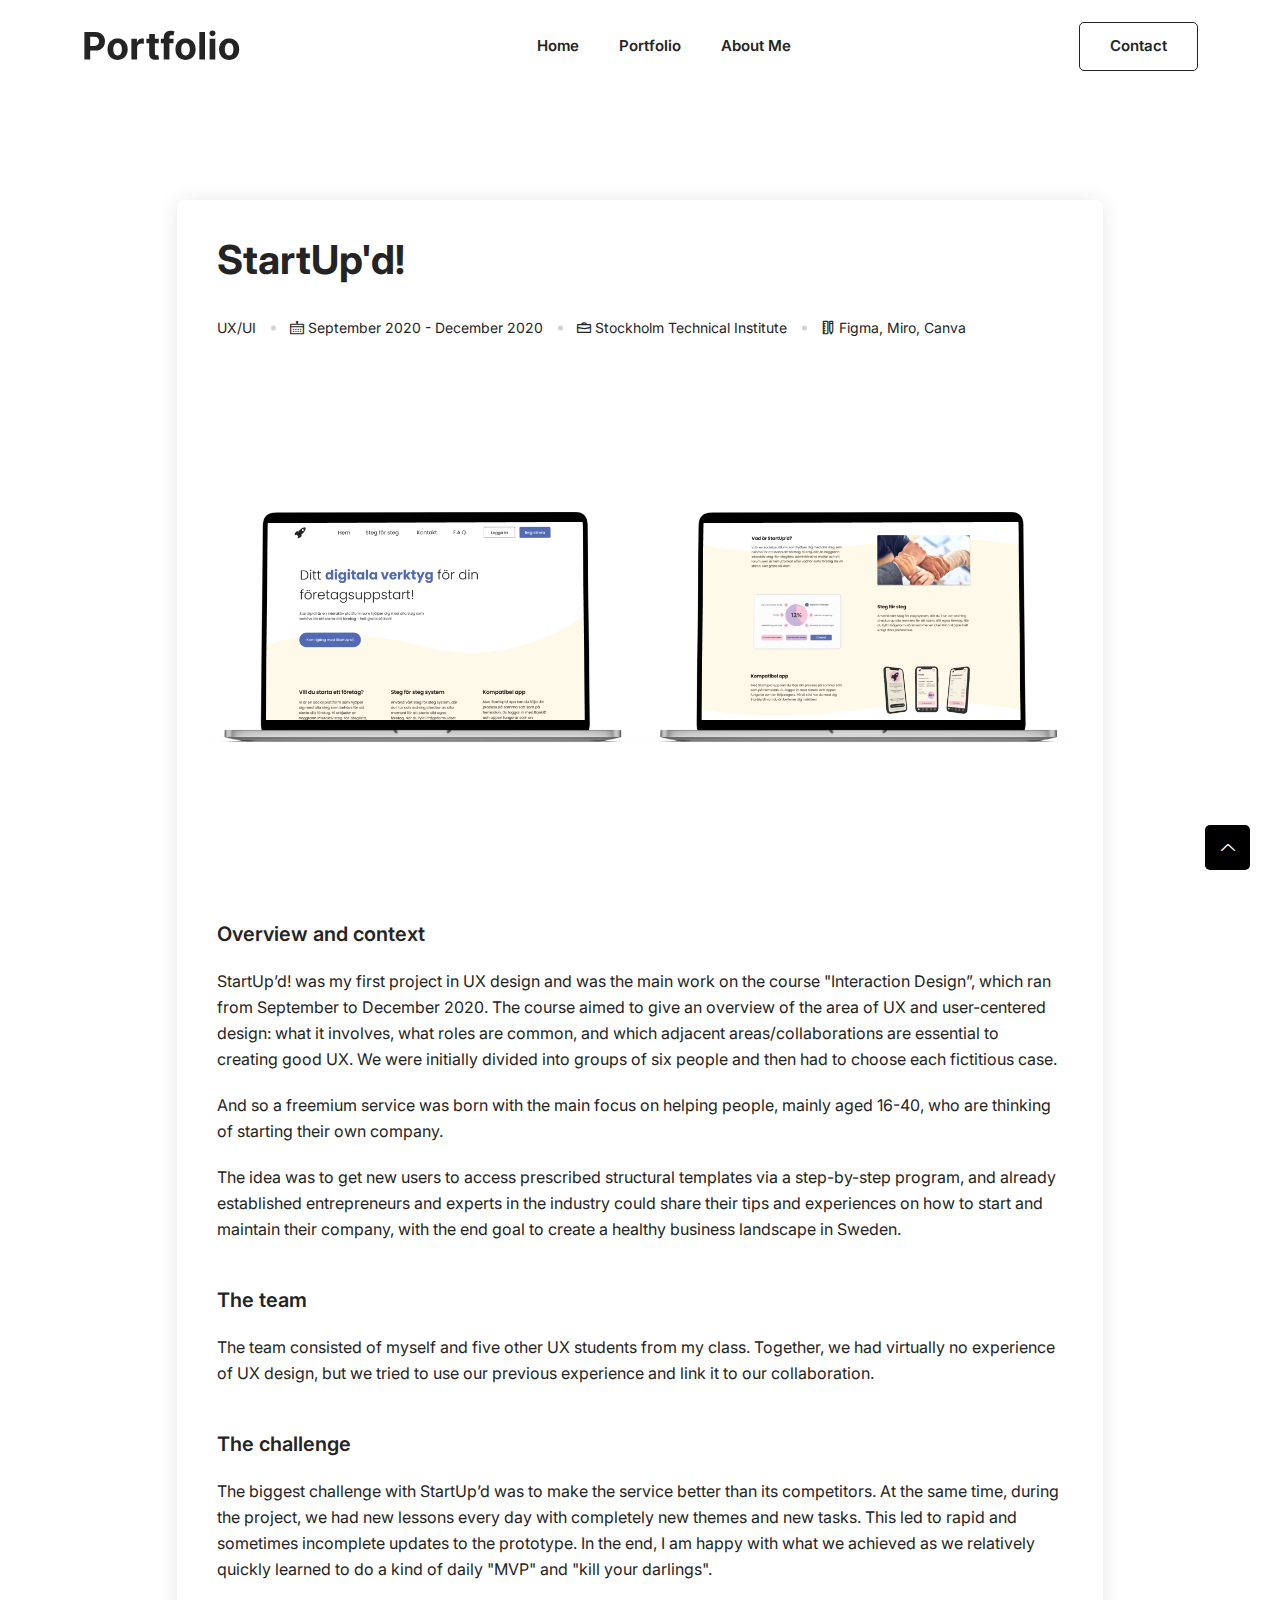
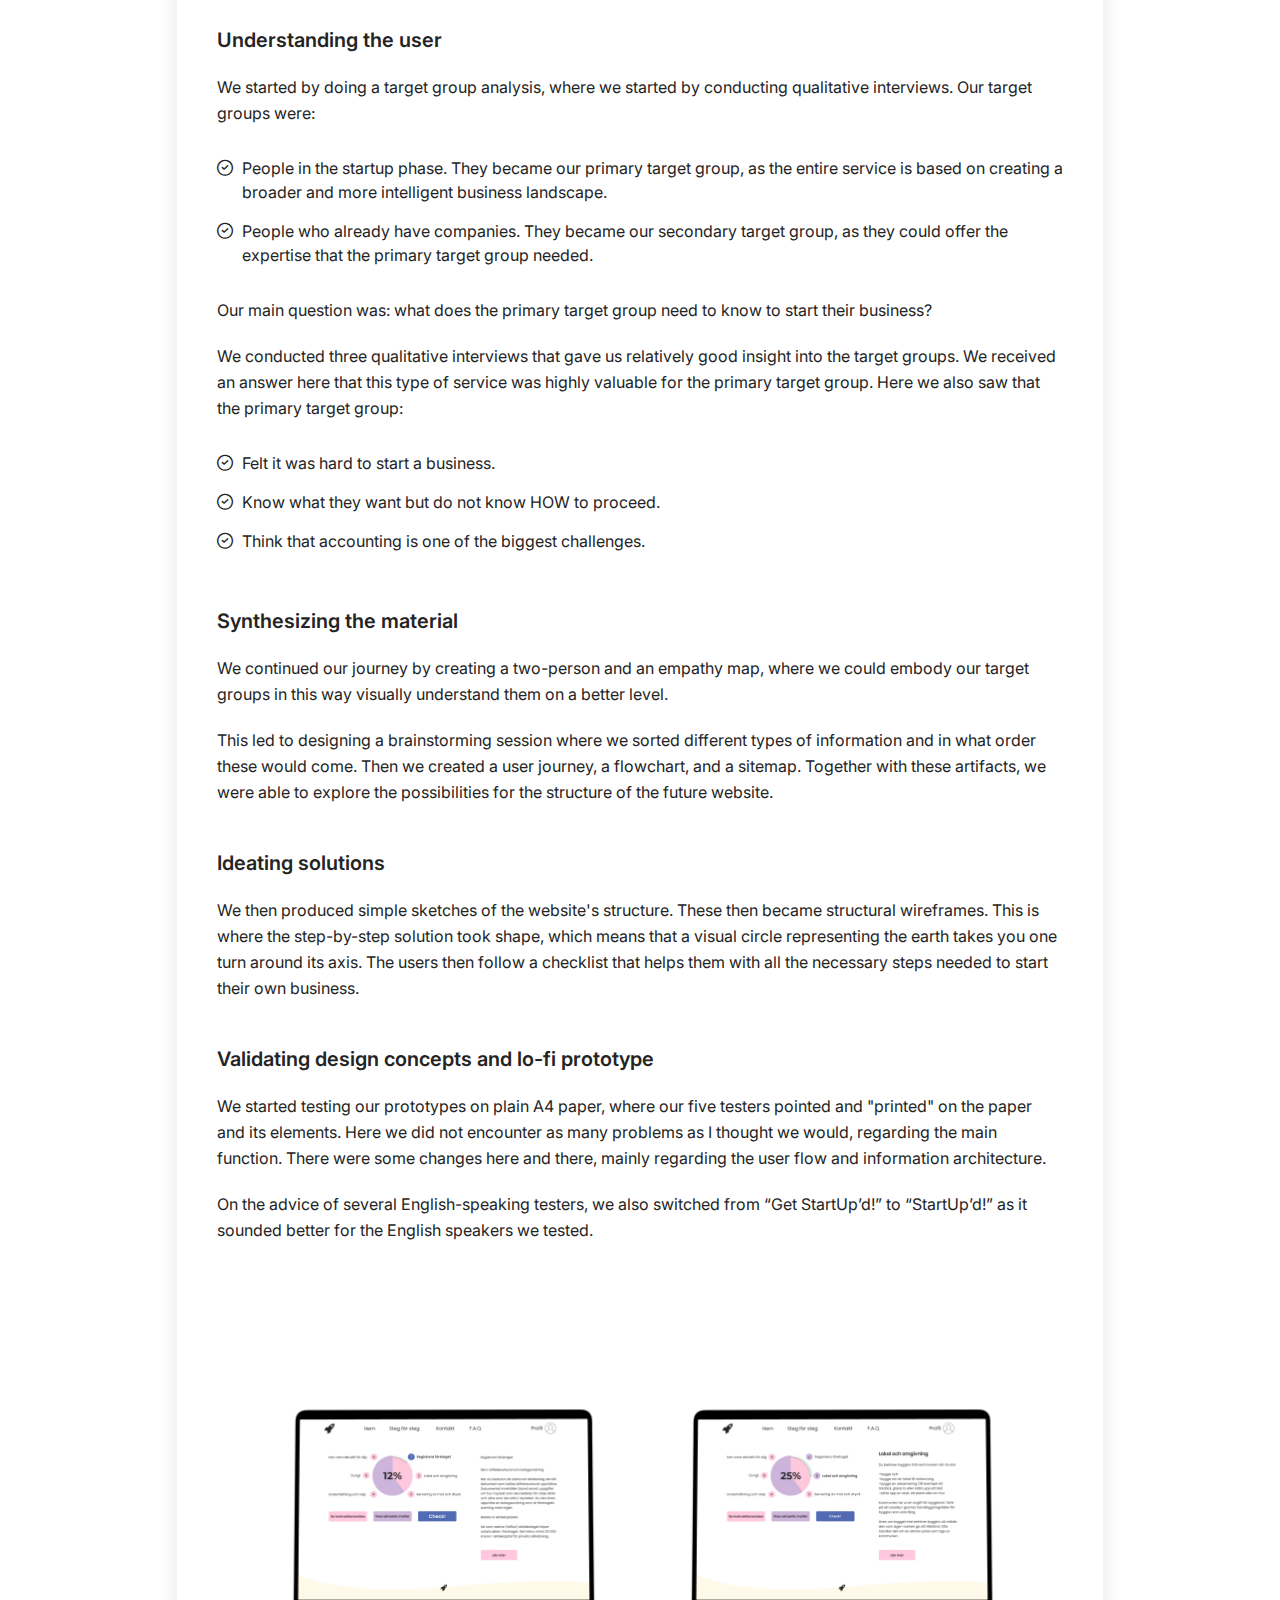
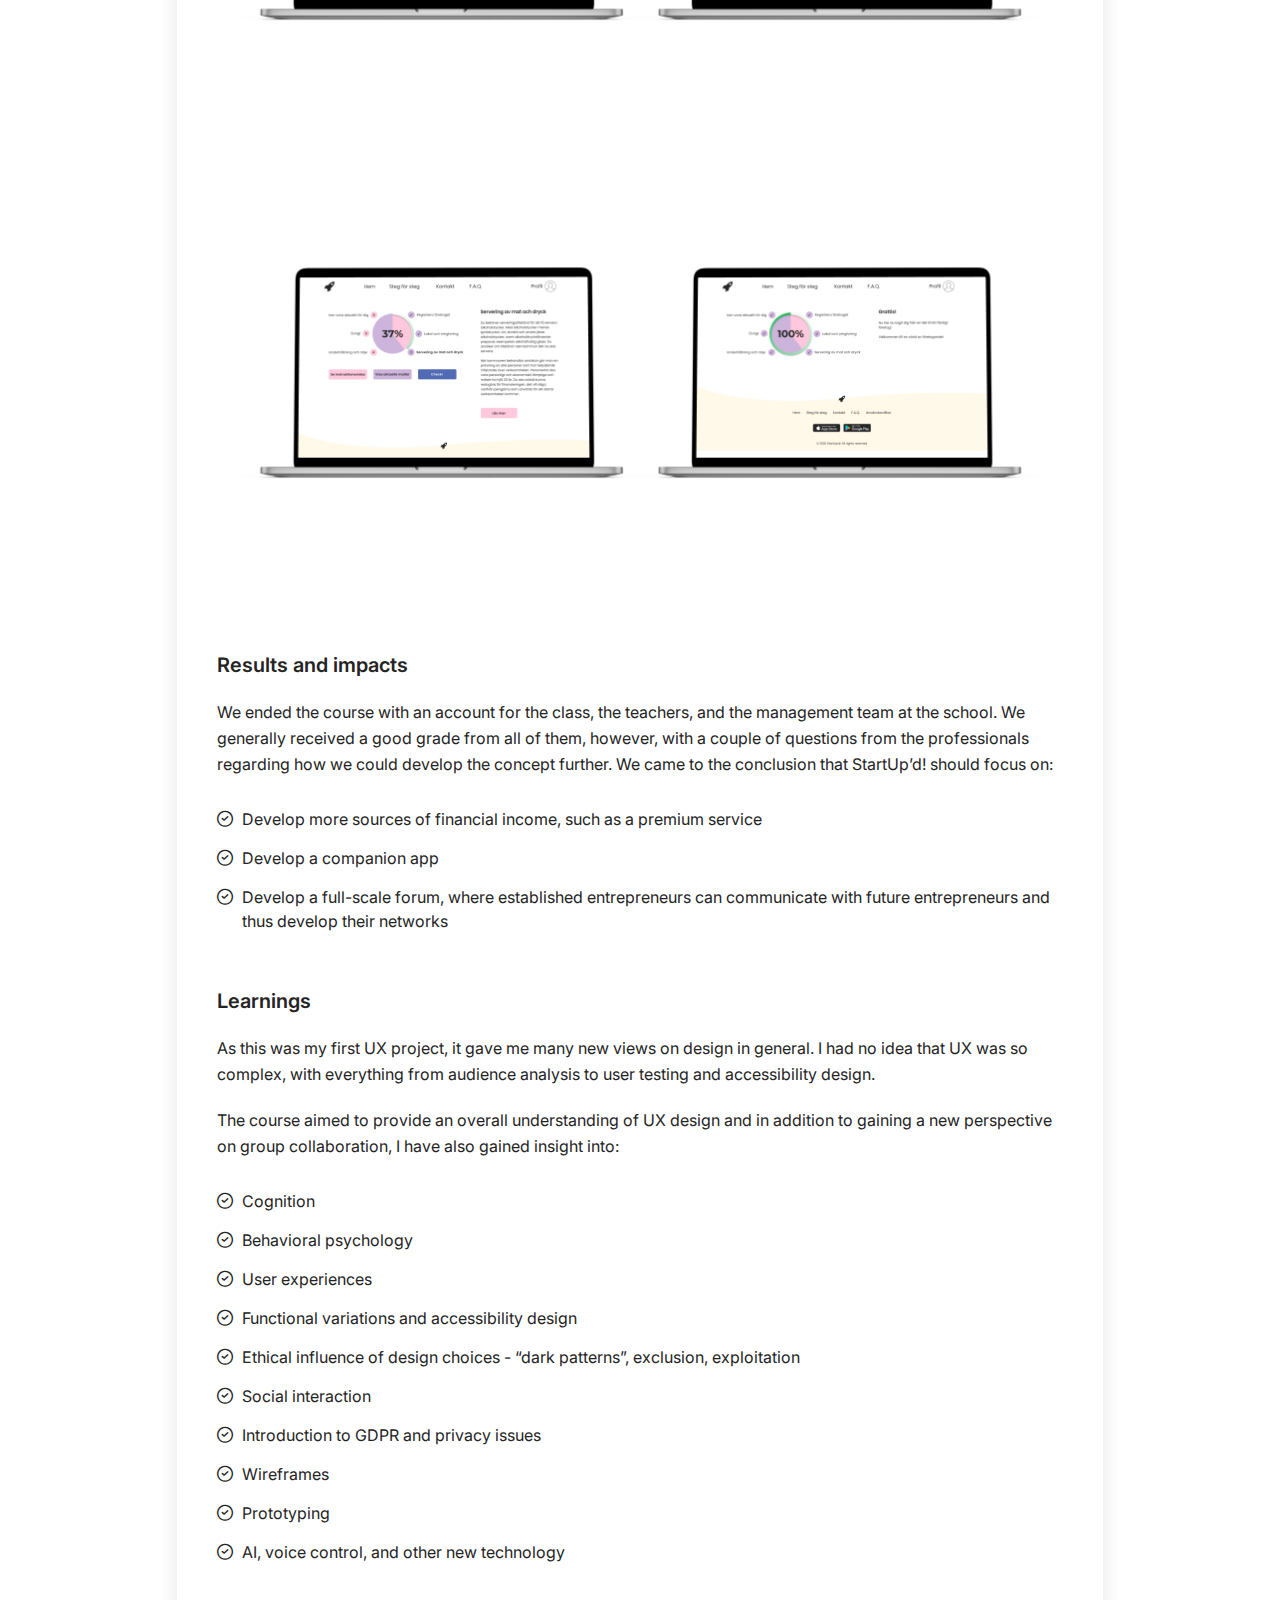
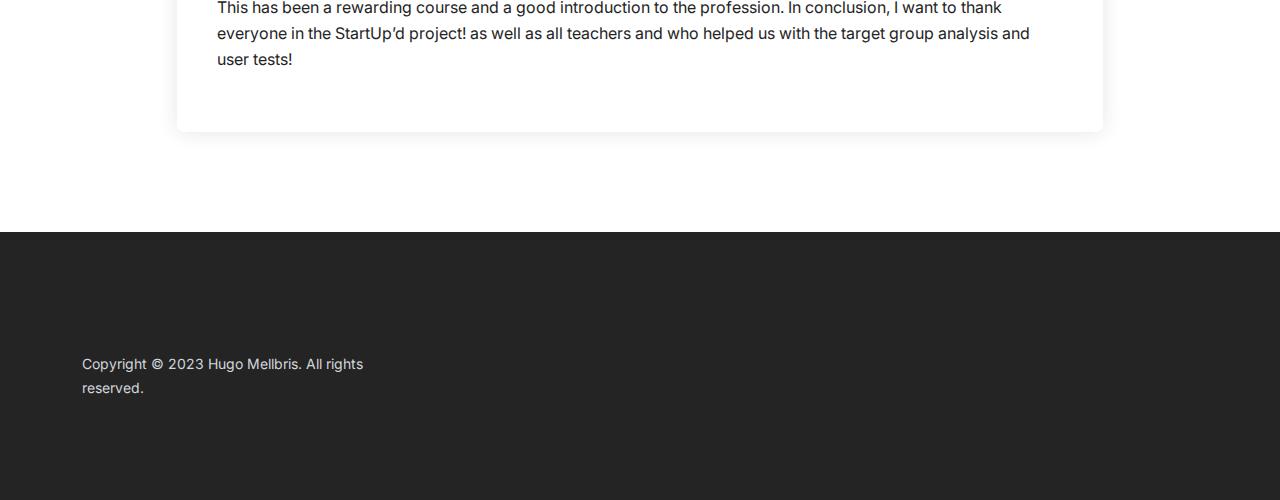
<file: portfolio-startupd.html>
<!DOCTYPE html>
<html class="no-js" lang="zxx">

<head>
    <meta charset="utf-8" />
    <meta http-equiv="x-ua-compatible" content="ie=edge" />
    <title>Hugo Mellbris | UX/UI designer</title>
    <meta name="description" content="" />
    <meta name="viewport" content="width=device-width, initial-scale=1" />
    <link rel="shortcut icon" type="image/x-icon" href="assets/images/favicon.png" />

    <!-- ========================= CSS here ========================= -->
    <link rel="stylesheet" href="assets/css/bootstrap.min.css" />
    <link rel="stylesheet" href="assets/css/LineIcons.2.0.css" />
    <link rel="stylesheet" href="assets/css/animate.css" />
    <link rel="stylesheet" href="assets/css/tiny-slider.css" />
    <link rel="stylesheet" href="assets/css/glightbox.min.css" />
    <link rel="stylesheet" href="assets/css/main.css" />

</head>

<body>
    <!--[if lte IE 9]>
      <p class="browserupgrade">
        You are using an <strong>outdated</strong> browser. Please
        <a href="https://browsehappy.com/">upgrade your browser</a> to improve
        your experience and security.
      </p>
    <![endif]-->

    <!-- Preloader -->
    <div class="preloader">
        <div class="preloader-inner">
            <div class="preloader-icon">
                <span></span>
                <span></span>
            </div>
        </div>
    </div>
    <!-- /End Preloader -->

    <!-- Start Header Area -->
    <header class="header navbar-area">
        <div class="container">
            <div class="row align-items-center">
                <div class="col-lg-12">
                    <div class="nav-inner">
                        <!-- Start Navbar -->
                        <nav class="navbar navbar-expand-lg">
                            <a class="navbar-brand" href="index.html">
                                <img src="assets/images/logo/white-logo.svg" alt="Logo">
                            </a>
                            <button class="navbar-toggler mobile-menu-btn" type="button" data-bs-toggle="collapse"
                                data-bs-target="#navbarSupportedContent" aria-controls="navbarSupportedContent"
                                aria-expanded="false" aria-label="Toggle navigation">
                                <span class="toggler-icon"></span>
                                <span class="toggler-icon"></span>
                                <span class="toggler-icon"></span>
                            </button>
                            <div class="collapse navbar-collapse sub-menu-bar" id="navbarSupportedContent">
                                <ul id="nav" class="navbar-nav ms-auto">
                                    <li class="nav-item">
                                        <a href="index.html" aria-label="Toggle navigation">Home</a>
                                    </li>
                                    <li class="nav-item">
                                        <a href="index.html#blog">Portfolio</a>
                                    </li>
                                    <li class="nav-item">
                                        <a href="#team" aria-label="Toggle navigation">About me</a>
                                    </li>
                                </ul>
                            </div> <!-- navbar collapse -->
                            <div class="button add-list-button">
                                <a class="btn" href="mailto:hugo.mellbris@gmail.com">Contact</a>
                            </div>
                        </nav>
                        <!-- End Navbar -->
                    </div>
                </div>
            </div> <!-- row -->
        </div> <!-- container -->
    </header>
    <!-- End Header Area -->
    </div>

    <!-- Start Blog Singel Area -->
    <section class="section blog-single">
        <div class="container">
            <div class="row">
                <div class="col-lg-10 offset-lg-1 col-md-12 col-12">
                    <div class="single-inner">
                        <div class="post-details">
                            <div class="main-content-head">
                                <div class="meta-information">
                                    <h2 class="post-title">
                                        StartUp'd!</a>
                                    </h2>
                                    <!-- End Meta Info -->
                                    <ul class="meta-info">
                                        <li>
                                            <a<>UX/UI
                                                </a>
                                        </li>
                                        <li>
                                            <i class="lni lni-calendar"></i> September 2020 - December 2020</a>
                                        </li>
                                        <li>
                                            <i class="lni lni-briefcase"></i> Stockholm Technical Institute</a>
                                        </li>
                                        <li>
                                            <i class="lni lni-ruler-pencil" alt></i> Figma, Miro, Canva</a>
                                        </li>
                                    </ul>
                                    <!-- End Meta Info -->
                                </div>
                                <div class="post-thumbnils">
                                    <img src="portfolio/startupd/header.jpg" alt="#">
                                </div>
                                <div class="detail-inner">
                                    <h3>Overview and context                                    </h3>
                                    <p>StartUp’d! was my first project in UX design and was the main work on the course "Interaction Design”, which ran from September to December 2020. The course aimed to give an overview of the area of UX and user-centered design: what it involves, what roles are common, and which adjacent areas/collaborations are essential to creating good UX. We were initially divided into groups of six people and then had to choose each fictitious case.</p>
                                    <p>And so a freemium service was born with the main focus on helping people, mainly aged 16-40, who are thinking of starting their own company.</p>
                                    <p>The idea was to get new users to access prescribed structural templates via a step-by-step program, and already established entrepreneurs and experts in the industry could share their tips and experiences on how to start and maintain their company, with the end goal to create a healthy business landscape in Sweden.</p>
                                    <br>

                                    <h3>The team</h3>
                                    <p>The team consisted of myself and five other UX students from my class. Together, we had virtually no experience of UX design, but we tried to use our previous experience and link it to our collaboration.</p>
                                    <br>

                                    <h3>The challenge</h3>
                                    <p>The biggest challenge with StartUp’d was to make the service better than its competitors. At the same time, during the project, we had new lessons every day with completely new themes and new tasks. This led to rapid and sometimes incomplete updates to the prototype. In the end, I am happy with what we achieved as we relatively quickly learned to do a kind of daily "MVP" and "kill your darlings".</p>
                                    <br>

                                    <h3>Understanding the user</h3>
                                    <p>We started by doing a target group analysis, where we started by conducting qualitative interviews. Our target groups were:</p>
                                    <ul class="list">
                                        <li><i class="lni lni-checkmark-circle"></i> People in the startup phase. They became our primary target group, as the entire service is based on creating a broader and more intelligent business landscape.</li>
                                        <li><i class="lni lni-checkmark-circle"></i> People who already have companies. They became our secondary target group, as they could offer the expertise that the primary target group needed.</li>
                                    </ul>
                                    <p>Our main question was: what does the primary target group need to know to start their business?</p>
                                    <p>We conducted three qualitative interviews that gave us relatively good insight into the target groups. We received an answer here that this type of service was highly valuable for the primary target group.
                                        Here we also saw that the primary target group:</p>
                                    <ul class="list">
                                        <li><i class="lni lni-checkmark-circle"></i> Felt it was hard to start a business.</li>
                                        <li><i class="lni lni-checkmark-circle"></i> Know what they want but do not know HOW to proceed.</li>
                                        <li><i class="lni lni-checkmark-circle"></i> Think that accounting is one of the biggest challenges.</li>
                                    </ul>
                                    <br>

                                    <h3>Synthesizing the material</h3>
                                    <p>We continued our journey by creating a two-person and an empathy map, where we could embody our target groups in this way visually understand them on a better level.</p>
                                    <p>This led to designing a brainstorming session where we sorted different types of information and in what order these would come. Then we created a user journey, a flowchart, and a sitemap. Together with these artifacts, we were able to explore the possibilities for the structure of the future website.</p>
                                    <br>

                                    <h3>Ideating solutions</h3>
                                    <p>We then produced simple sketches of the website's structure. These then became structural wireframes. This is where the step-by-step solution took shape, which means that a visual circle representing the earth takes you one turn around its axis. The users then follow a checklist that helps them with all the necessary steps needed to start their own business.</p>
                                    <br>

                                    <h3>Validating design concepts and lo-fi prototype</h3>
                                    <p>We started testing our prototypes on plain A4 paper, where our five testers pointed and "printed" on the paper and its elements. Here we did not encounter as many problems as I thought we would, regarding the main function. There were some changes here and there, mainly regarding the user flow and information architecture.</p>
                                    <p>On the advice of several English-speaking testers, we also switched from “Get StartUp’d!” to “StartUp’d!” as it sounded better for the English speakers we tested.</p>
                                    <br>

                                    <div class="post-thumbnils">
                                        <img src="portfolio/startupd/startupd1.jpg" alt="#">
                                    </div>
                                    <div class="post-thumbnils">
                                        <img src="portfolio/startupd/startupd2.jpg" alt="#">
                                    </div>
                                    <br>
                                    <br>

                                    <h3>Results and impacts</h3>
                                    <p>We ended the course with an account for the class, the teachers, and the management team at the school. We generally received a good grade from all of them, however, with a couple of questions from the professionals regarding how we could develop the concept further. We came to the conclusion that StartUp’d! should focus on:</p>
                                    <ul class="list">
                                        <li><i class="lni lni-checkmark-circle"></i> Develop more sources of financial income, such as a premium service<li>
                                        <li><i class="lni lni-checkmark-circle"></i> Develop a companion app</li>
                                        <li><i class="lni lni-checkmark-circle"></i> Develop a full-scale forum, where established entrepreneurs can communicate with future entrepreneurs and thus develop their networks<li>
                                    </ul>
                                    <br>

                                    <h3>Learnings</h3>
                                    <p>As this was my first UX project, it gave me many new views on design in general. I had no idea that UX was so complex, with everything from audience analysis to user testing and accessibility design.</p>
                                    <p>The course aimed to provide an overall understanding of UX design and in addition to gaining a new perspective on group collaboration, I have also gained insight into:</p>
                                    <ul class="list">
                                        <li><i class="lni lni-checkmark-circle"></i> Cognition<li>
                                        <li><i class="lni lni-checkmark-circle"></i> Behavioral psychology</li>
                                        <li><i class="lni lni-checkmark-circle"></i> User experiences<li>
                                        <li><i class="lni lni-checkmark-circle"></i> Functional variations and accessibility design</li>
                                        <li><i class="lni lni-checkmark-circle"></i> Ethical influence of design choices - “dark patterns”, exclusion, exploitation<li>
                                        <li><i class="lni lni-checkmark-circle"></i> Social interaction</li>
                                        <li><i class="lni lni-checkmark-circle"></i> Introduction to GDPR and privacy issues<li>
                                        <li><i class="lni lni-checkmark-circle"></i> Wireframes</li>
                                        <li><i class="lni lni-checkmark-circle"></i> Prototyping<li>
                                        <li><i class="lni lni-checkmark-circle"></i> AI, voice control, and other new technology<li></li>
                                    </ul>
                                    <p>This has been a rewarding course and a good introduction to the profession. In conclusion, I want to thank everyone in the StartUp’d project! as well as all teachers and who helped us with the target group analysis and user tests!</p>
                                </div>
                            </div>            
                                  
                        </div>
                    </div>
                </div>
            </div>
        </div>
    </section>
    
<!-- Start Footer Area -->
<footer class="footer">
        <!-- Start Footer Top -->
        <div class="footer-top">
            <div class="container">
                <div class="row">
                    <div class="col-lg-4 col-md-4 col-12">
                        <!-- Single Widget -->
                        <div class="single-footer f-about">
                            <p>Copyright © 2023 Hugo Mellbris. All rights reserved.</p>
                        </div>
                        <!-- End Single Widget -->
                    </div>
                    
                </div>
            </div>
        </div>
        <!--/ End Footer Top -->

</footer>
    <!--/ End Footer Area -->
    <!-- ========================= scroll-top ========================= -->
    <a href="#" class="scroll-top">
        <i class="lni lni-chevron-up"></i>
    </a>

    <!-- ========================= JS here ========================= -->
    <script src="assets/js/bootstrap.min.js"></script>
    <script src="assets/js/wow.min.js"></script>
    <script src="assets/js/tiny-slider.js"></script>
    <script src="assets/js/glightbox.min.js"></script>
    <script src="assets/js/main.js"></script>
</body>

</html>
</file>
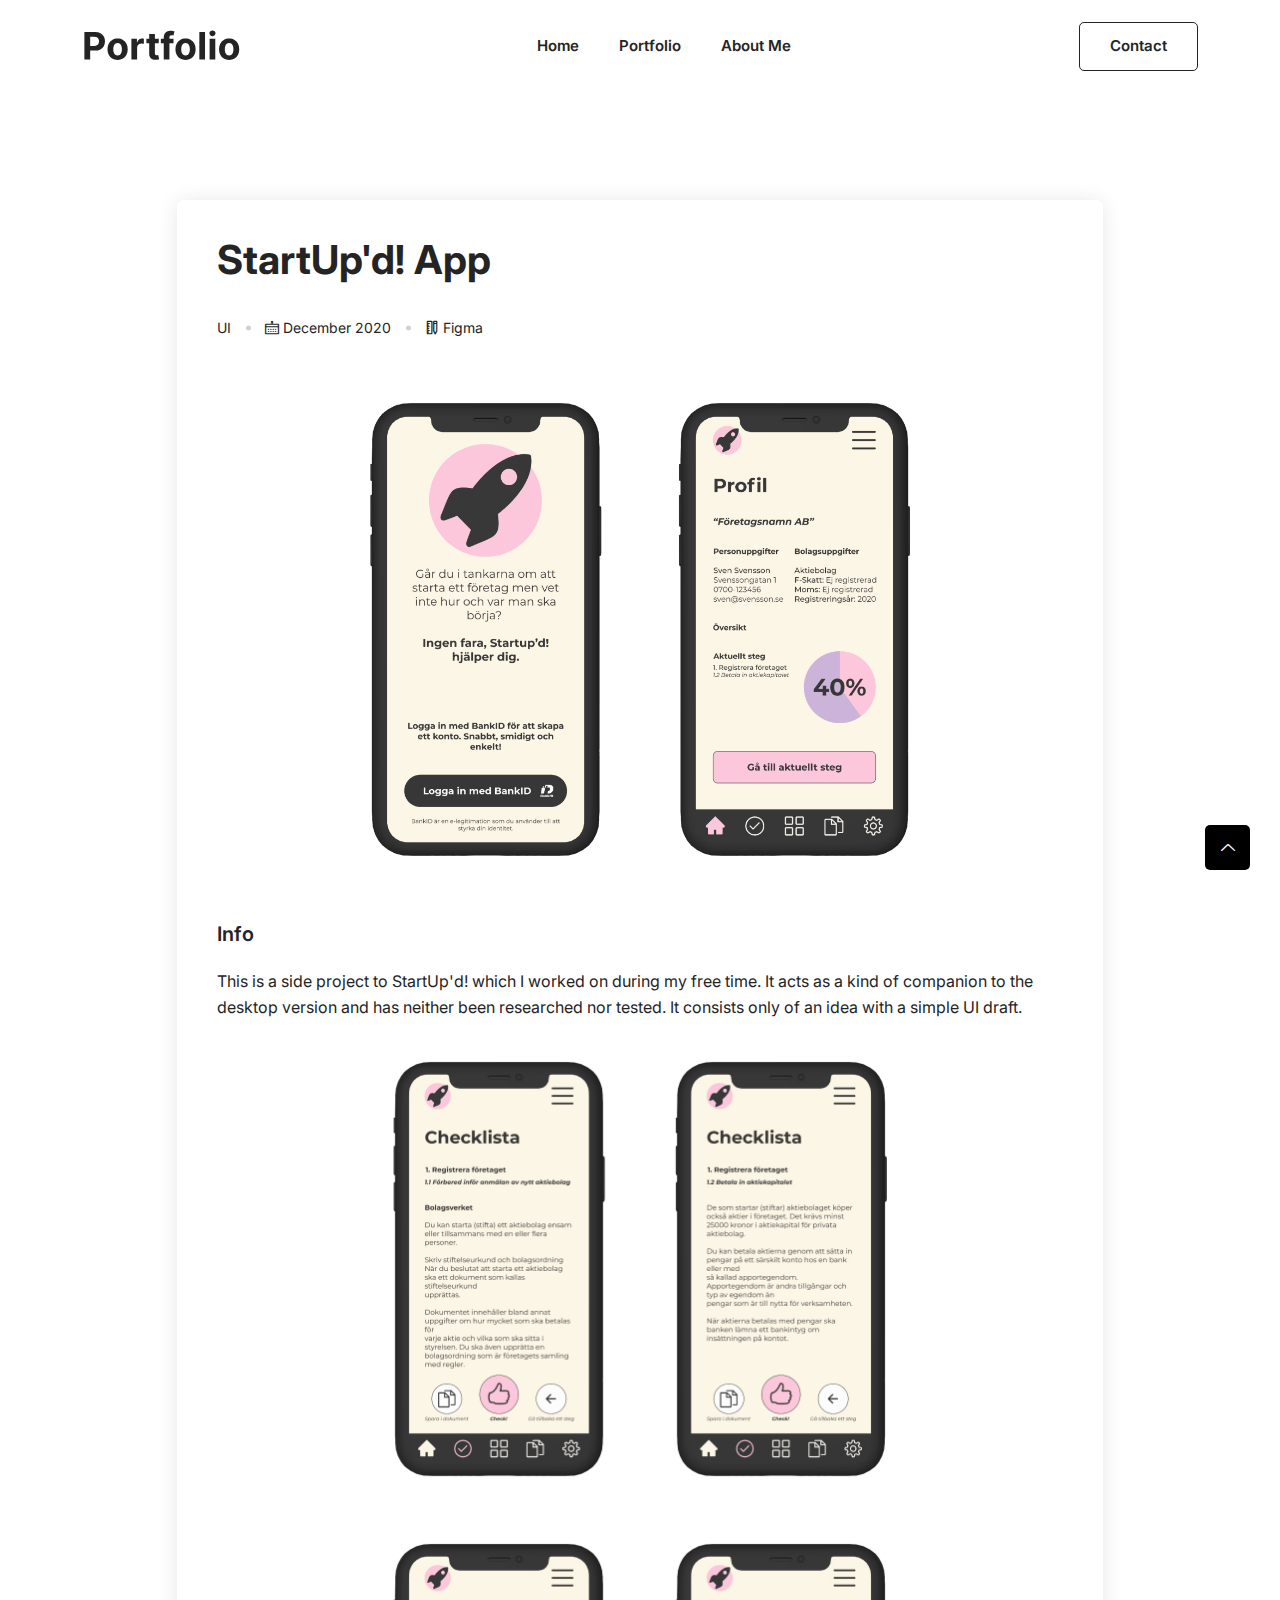
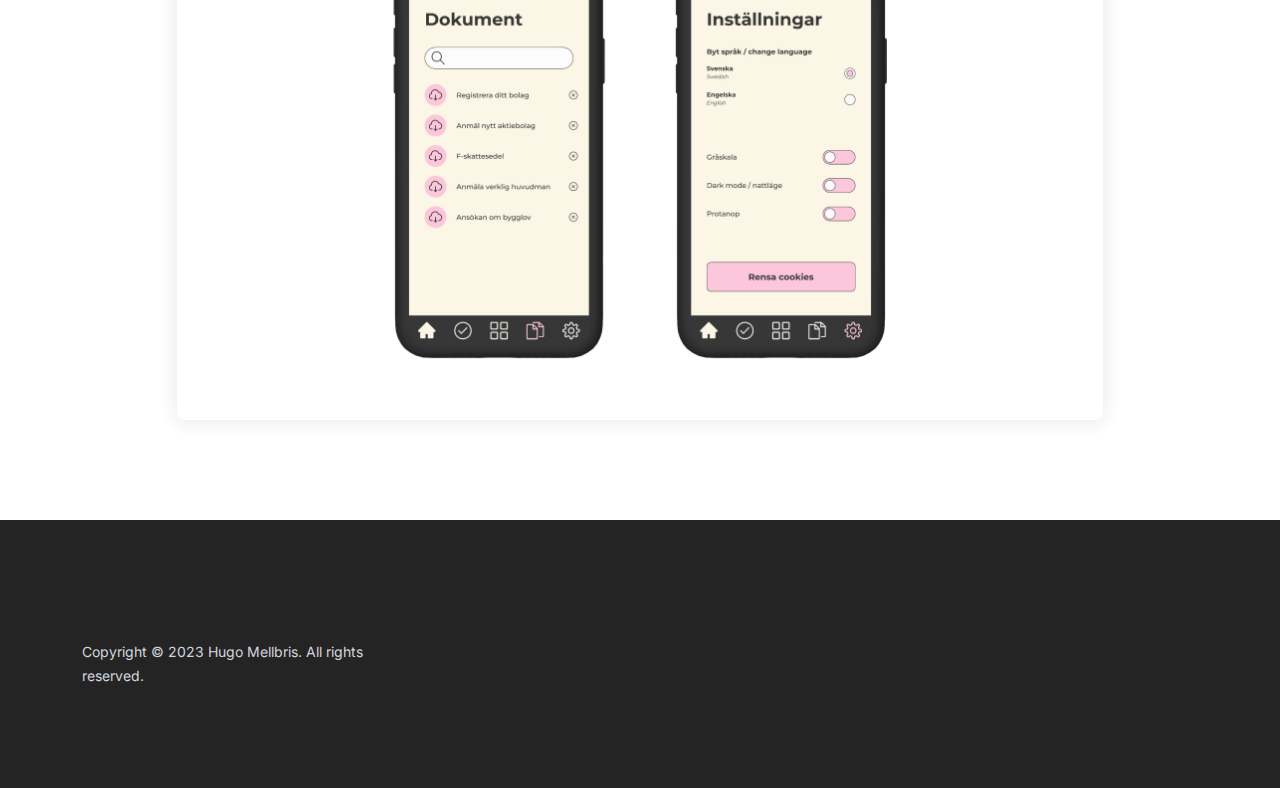
<file: portfolio-startupdapp.html>
<!DOCTYPE html>
<html class="no-js" lang="zxx">

<head>
    <meta charset="utf-8" />
    <meta http-equiv="x-ua-compatible" content="ie=edge" />
    <title>Hugo Mellbris | UX/UI designer</title>
    <meta name="description" content="" />
    <meta name="viewport" content="width=device-width, initial-scale=1" />
    <link rel="shortcut icon" type="image/x-icon" href="assets/images/favicon.png" />

    <!-- ========================= CSS here ========================= -->
    <link rel="stylesheet" href="assets/css/bootstrap.min.css" />
    <link rel="stylesheet" href="assets/css/LineIcons.2.0.css" />
    <link rel="stylesheet" href="assets/css/animate.css" />
    <link rel="stylesheet" href="assets/css/tiny-slider.css" />
    <link rel="stylesheet" href="assets/css/glightbox.min.css" />
    <link rel="stylesheet" href="assets/css/main.css" />

</head>

<body>
    <!--[if lte IE 9]>
      <p class="browserupgrade">
        You are using an <strong>outdated</strong> browser. Please
        <a href="https://browsehappy.com/">upgrade your browser</a> to improve
        your experience and security.
      </p>
    <![endif]-->

    <!-- Preloader -->
    <div class="preloader">
        <div class="preloader-inner">
            <div class="preloader-icon">
                <span></span>
                <span></span>
            </div>
        </div>
    </div>
    <!-- /End Preloader -->

    <!-- Start Header Area -->
    <header class="header navbar-area">
        <div class="container">
            <div class="row align-items-center">
                <div class="col-lg-12">
                    <div class="nav-inner">
                        <!-- Start Navbar -->
                        <nav class="navbar navbar-expand-lg">
                            <a class="navbar-brand" href="index.html">
                                <img src="assets/images/logo/white-logo.svg" alt="Logo">
                            </a>
                            <button class="navbar-toggler mobile-menu-btn" type="button" data-bs-toggle="collapse"
                                data-bs-target="#navbarSupportedContent" aria-controls="navbarSupportedContent"
                                aria-expanded="false" aria-label="Toggle navigation">
                                <span class="toggler-icon"></span>
                                <span class="toggler-icon"></span>
                                <span class="toggler-icon"></span>
                            </button>
                            <div class="collapse navbar-collapse sub-menu-bar" id="navbarSupportedContent">
                                <ul id="nav" class="navbar-nav ms-auto">
                                    <li class="nav-item">
                                        <a href="index.html" aria-label="Toggle navigation">Home</a>
                                    </li>
                                    <li class="nav-item">
                                        <a href="index.html#blog">Portfolio</a>
                                    </li>
                                    <li class="nav-item">
                                        <a href="#team" aria-label="Toggle navigation">About me</a>
                                    </li>
                                </ul>
                            </div> <!-- navbar collapse -->
                            <div class="button add-list-button">
                                <a class="btn" href="mailto:hugo.mellbris@gmail.com">Contact</a>
                            </div>
                        </nav>
                        <!-- End Navbar -->
                    </div>
                </div>
            </div> <!-- row -->
        </div> <!-- container -->
    </header>
    <!-- End Header Area -->
    </div>

    <!-- Start Blog Singel Area -->
    <section class="section blog-single">
        <div class="container">
            <div class="row">
                <div class="col-lg-10 offset-lg-1 col-md-12 col-12">
                    <div class="single-inner">
                        <div class="post-details">
                            <div class="main-content-head">
                                <div class="meta-information">
                                    <h2 class="post-title">
                                        StartUp'd! App</a>
                                    </h2>
                                    <!-- End Meta Info -->
                                    <ul class="meta-info">
                                        <li>
                                            <a<>UI
                                                </a>
                                        </li>
                                        <li>
                                            <i class="lni lni-calendar"></i> December 2020</a>
                                        </li>
                                        <li>
                                            <i class="lni lni-ruler-pencil" alt></i> Figma</a>
                                        </li>
                                    </ul>
                                    <!-- End Meta Info -->
                                </div>
                                <div class="post-thumbnils">
                                    <img src="portfolio/startupdapp/startupdapp1.jpg" alt="#">
                                </div>
                                <div class="detail-inner">
                                    <h3>Info</h3>
                                    <p>This is a side project to StartUp'd! which I worked on during my free time. It acts as a kind of companion to the desktop version and has neither been researched nor tested. It consists only of an idea with a simple UI draft.</p>
                                    <div class="post-thumbnils">
                                        <img src="portfolio/startupdapp/startupdapp2.jpg" alt="#">
                                    </div>
                                    <br>
                                    <div class="post-thumbnils">
                                        <img src="portfolio/startupdapp/startupdapp3.jpg" alt="#">
                                    </div>
                            </div>

                        </div>
                    </div>
                </div>
            </div>
        </div>
    </section>
    <!-- End Blog Singel Area -->

    <!-- Start Footer Area -->
    <footer class="footer">
        <!-- Start Footer Top -->
        <div class="footer-top">
            <div class="container">
                <div class="row">
                    <div class="col-lg-4 col-md-4 col-12">
                        <!-- Single Widget -->
                        <div class="single-footer f-about">
                            <p>Copyright © 2023 Hugo Mellbris. All rights reserved.</p>
                        </div>
                        <!-- End Single Widget -->
                    </div>
                    
                </div>
            </div>
        </div>
        <!--/ End Footer Top -->

    </footer>
    <!--/ End Footer Area -->

    <!-- ========================= scroll-top ========================= -->
    <a href="#" class="scroll-top">
        <i class="lni lni-chevron-up"></i>
    </a>

    <!-- ========================= JS here ========================= -->
    <script src="assets/js/bootstrap.min.js"></script>
    <script src="assets/js/wow.min.js"></script>
    <script src="assets/js/tiny-slider.js"></script>
    <script src="assets/js/glightbox.min.js"></script>
    <script src="assets/js/main.js"></script>
</body>

</html>
</file>
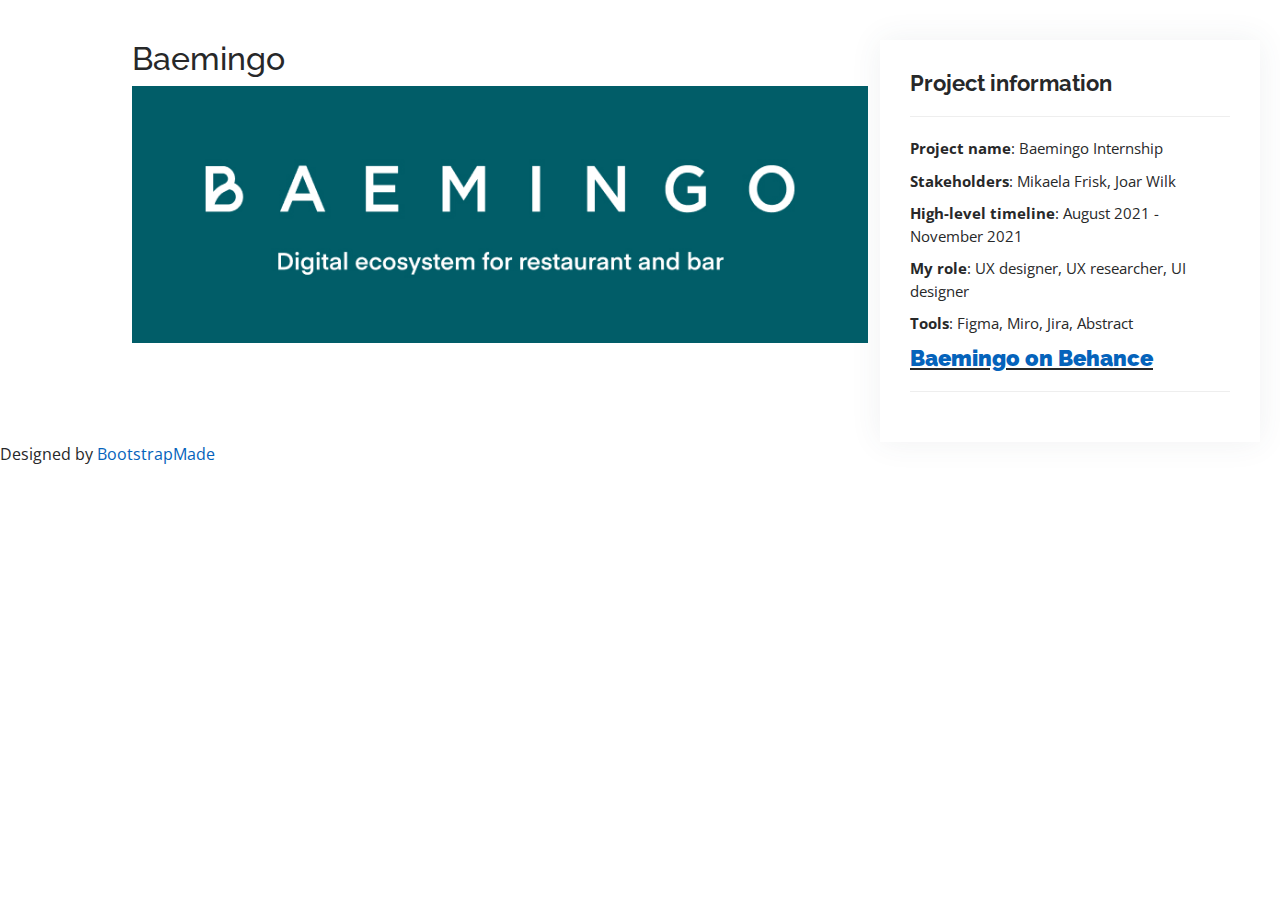
<file: portfolio/baemingo/portfolio-details.html>
<!DOCTYPE html>
<html lang="en">

<head>
  <meta charset="utf-8">
  <meta content="width=device-width, initial-scale=1.0" name="viewport">

  <title>Hugo Mellbris - Portfolio Details</title>
  <meta content="" name="description">
  <meta content="" name="keywords">

  <!-- Favicons -->
  <link href="assets/img/favicon.png" rel="icon">
  <link href="assets/img/apple-touch-icon.png" rel="apple-touch-icon">

  <!-- Google Fonts -->
  <link href="https://fonts.googleapis.com/css?family=Open+Sans:300,300i,400,400i,600,600i,700,700i|Raleway:300,300i,400,400i,500,500i,600,600i,700,700i|Poppins:300,300i,400,400i,500,500i,600,600i,700,700i" rel="stylesheet">

  <!-- Vendor CSS Files -->
  <link href="../../assets/vendor/bootstrap/css/bootstrap.min.css" rel="stylesheet">
  <link href="../../assets/vendor/bootstrap-icons/bootstrap-icons.css" rel="stylesheet">
  <link href="../../assets/vendor/boxicons/css/boxicons.min.css" rel="stylesheet">
  <link href="../../assets/vendor/glightbox/css/glightbox.min.css" rel="stylesheet">
  <link href="../../assets/vendor/remixicon/remixicon.css" rel="stylesheet">
  <link href="../../assets/vendor/swiper/swiper-bundle.min.css" rel="stylesheet">

  <!-- Template Main CSS File -->
  <link href="../../assets/css/style.css" rel="stylesheet">

  <!-- =======================================================
  * Template Name: Personal - v4.1.0
  * Template URL: https://bootstrapmade.com/personal-free-resume-bootstrap-template/
  * Author: BootstrapMade.com
  * License: https://bootstrapmade.com/license/
  ======================================================== -->
</head>

<body>

  <main id="main">

    <!-- ======= Portfolio Details ======= -->
    <div id="portfolio-details" class="portfolio-details">
      <div class="container">

        <div class="row">

          <div class="col-lg-8">
            <h2 class="portfolio-title">Baemingo</h2>

            <div class="portfolio-details-slider swiper-container">
              <div class="swiper-wrapper align-items-center">

                <div class="swiper-slide">
                  <img src="baemingo.jpg" alt="">
                </div>

              </div>
              <div class="swiper-pagination"></div>
            </div>

          </div>

          <div class="col-lg-4 portfolio-info">
            <h3>Project information</h3>
            <ul>
              <li><strong>Project name</strong>: Baemingo Internship</li>
              <li><strong>Stakeholders</strong>: Mikaela Frisk, Joar Wilk</li>
              <li><strong>High-level timeline</strong>: August 2021 - November 2021</li>
              <li><strong>My role</strong>: UX designer, UX researcher, UI designer</li>
              <li><strong>Tools</strong>: Figma, Miro, Jira, Abstract</li>
              <li><h3><u><strong><a href="https://www.behance.net/gallery/136848499/Baemingo" target="_blank">Baemingo on Behance</a></u></strong></h3></li>
            </ul>
           
          </div>

        </div>

      </div>
    </div><!-- End Portfolio Details -->

  </main><!-- End #main -->

  <div class="credits">
    <!-- All the links in the footer should remain intact. -->
    <!-- You can delete the links only if you purchased the pro version. -->
    <!-- Licensing information: https://bootstrapmade.com/license/ -->
    <!-- Purchase the pro version with working PHP/AJAX contact form: https://bootstrapmade.com/personal-free-resume-bootstrap-template/ -->
    Designed by <a href="https://bootstrapmade.com/">BootstrapMade</a>
  </div>

  <!-- Vendor JS Files -->
  <script src="../../assets/vendor/bootstrap/js/bootstrap.bundle.min.js"></script>
  <script src="../../assets/vendor/glightbox/js/glightbox.min.js"></script>
  <script src="../../assets/vendor/isotope-layout/isotope.pkgd.min.js"></script>
  <script src="../../assets/vendor/php-email-form/validate.js"></script>
  <script src="../../assets/vendor/purecounter/purecounter.js"></script>
  <script src="../../assets/vendor/swiper/swiper-bundle.min.js"></script>
  <script src="../../assets/vendor/waypoints/noframework.waypoints.js"></script>

  <!-- Template Main JS File -->
  <script src="../../assets/js/main.js"></script>

</body>

</html>
</file>
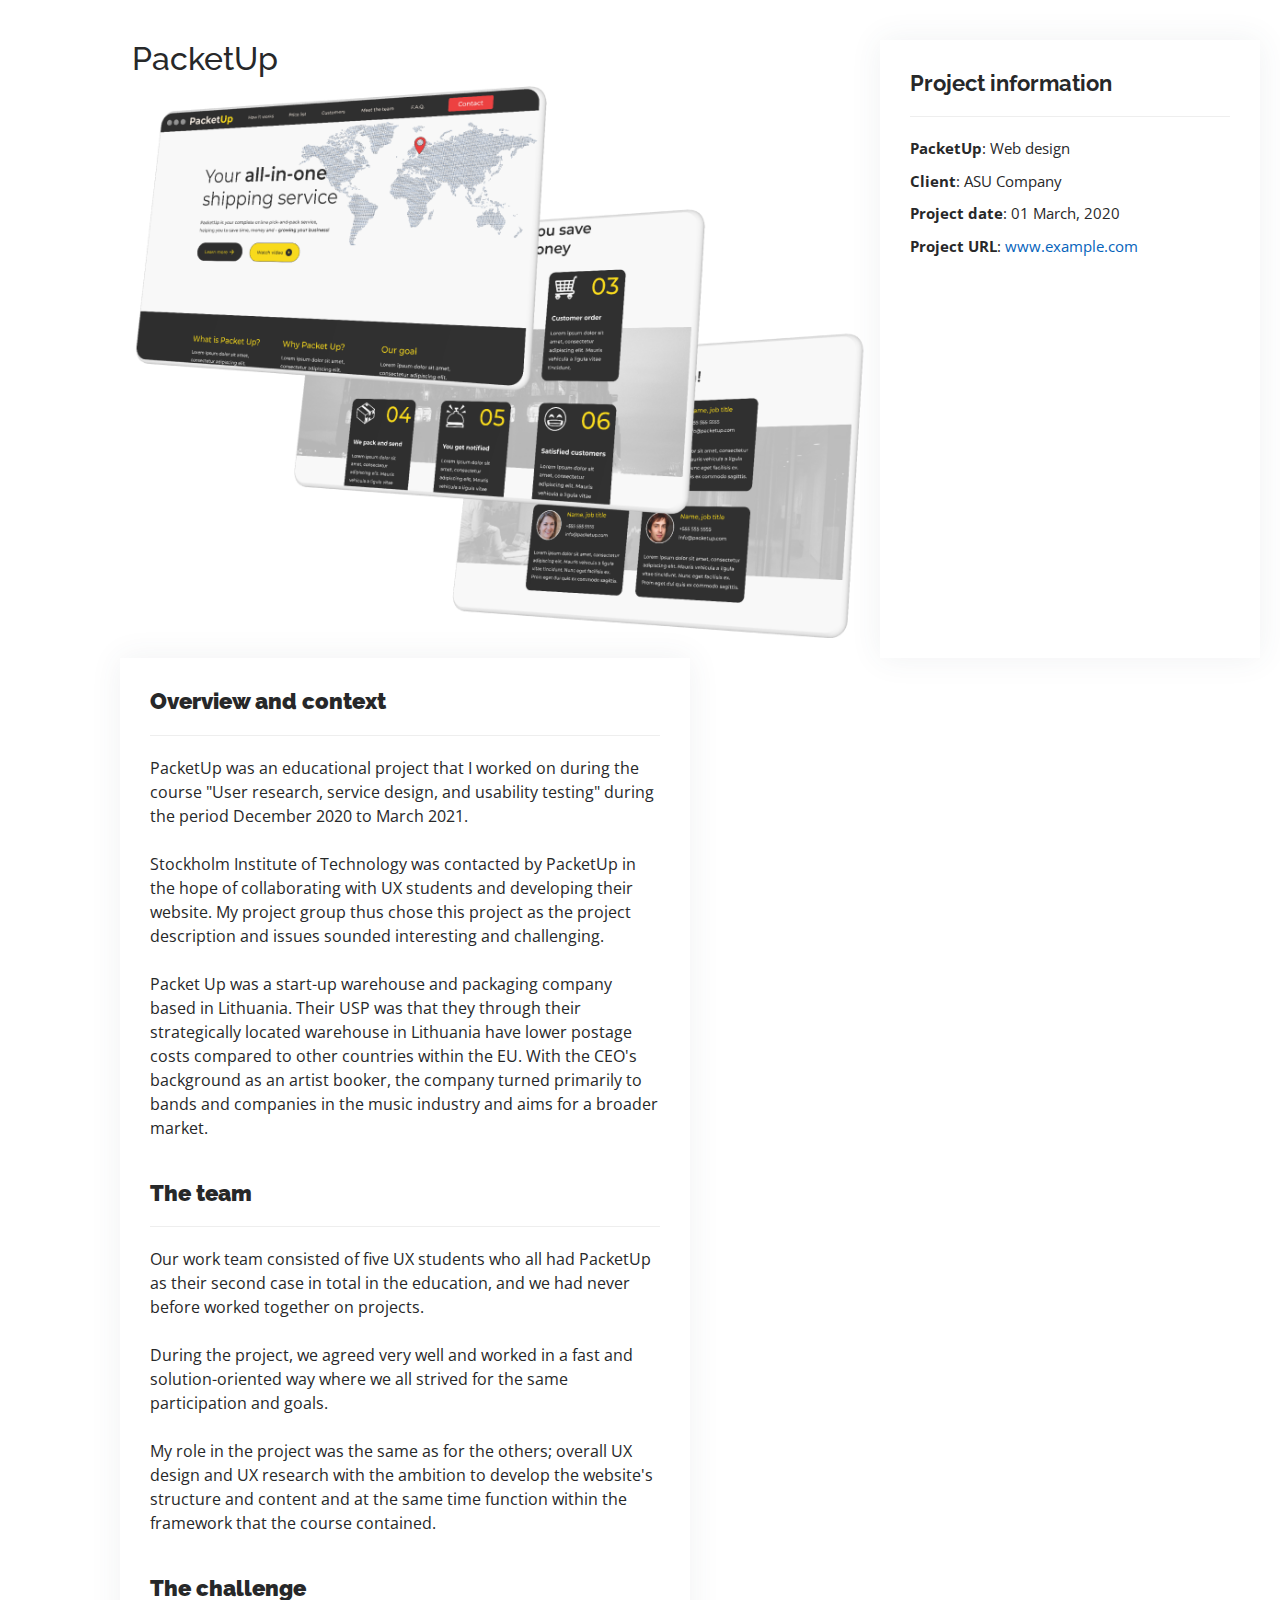
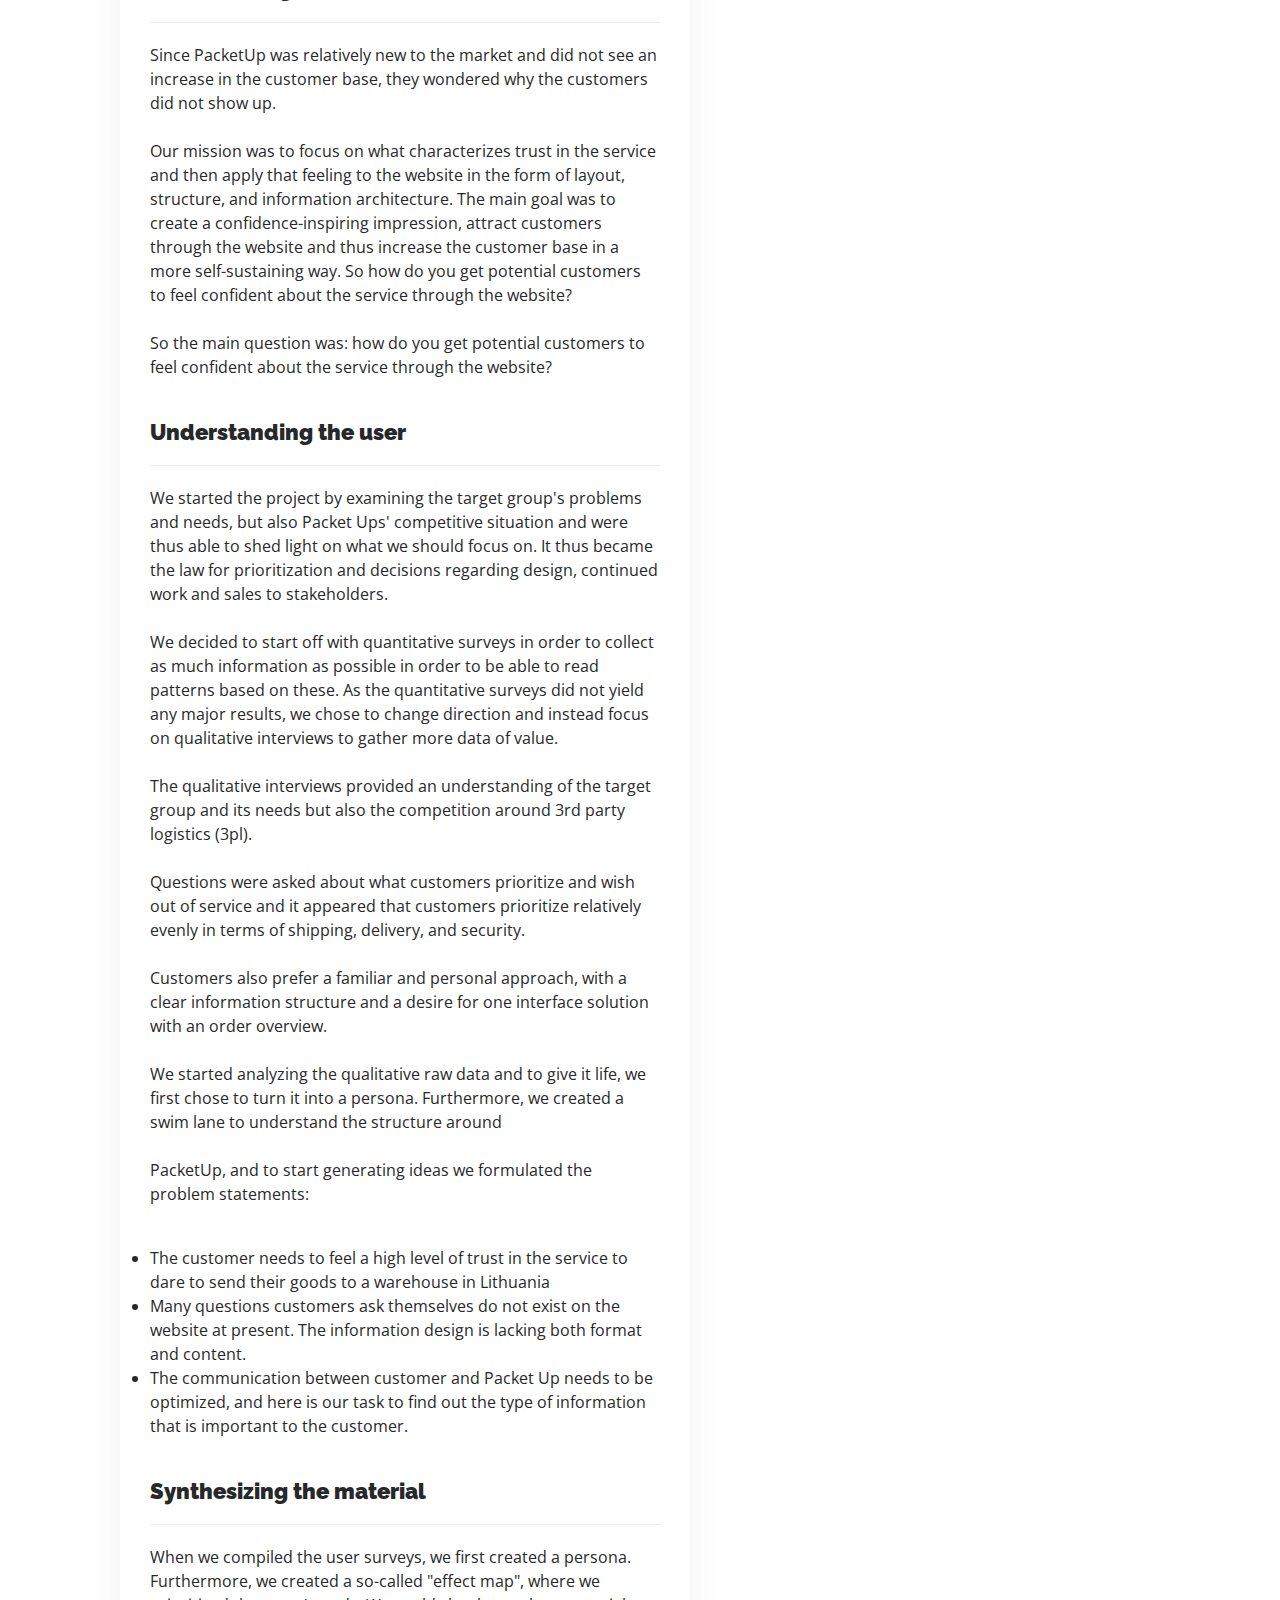
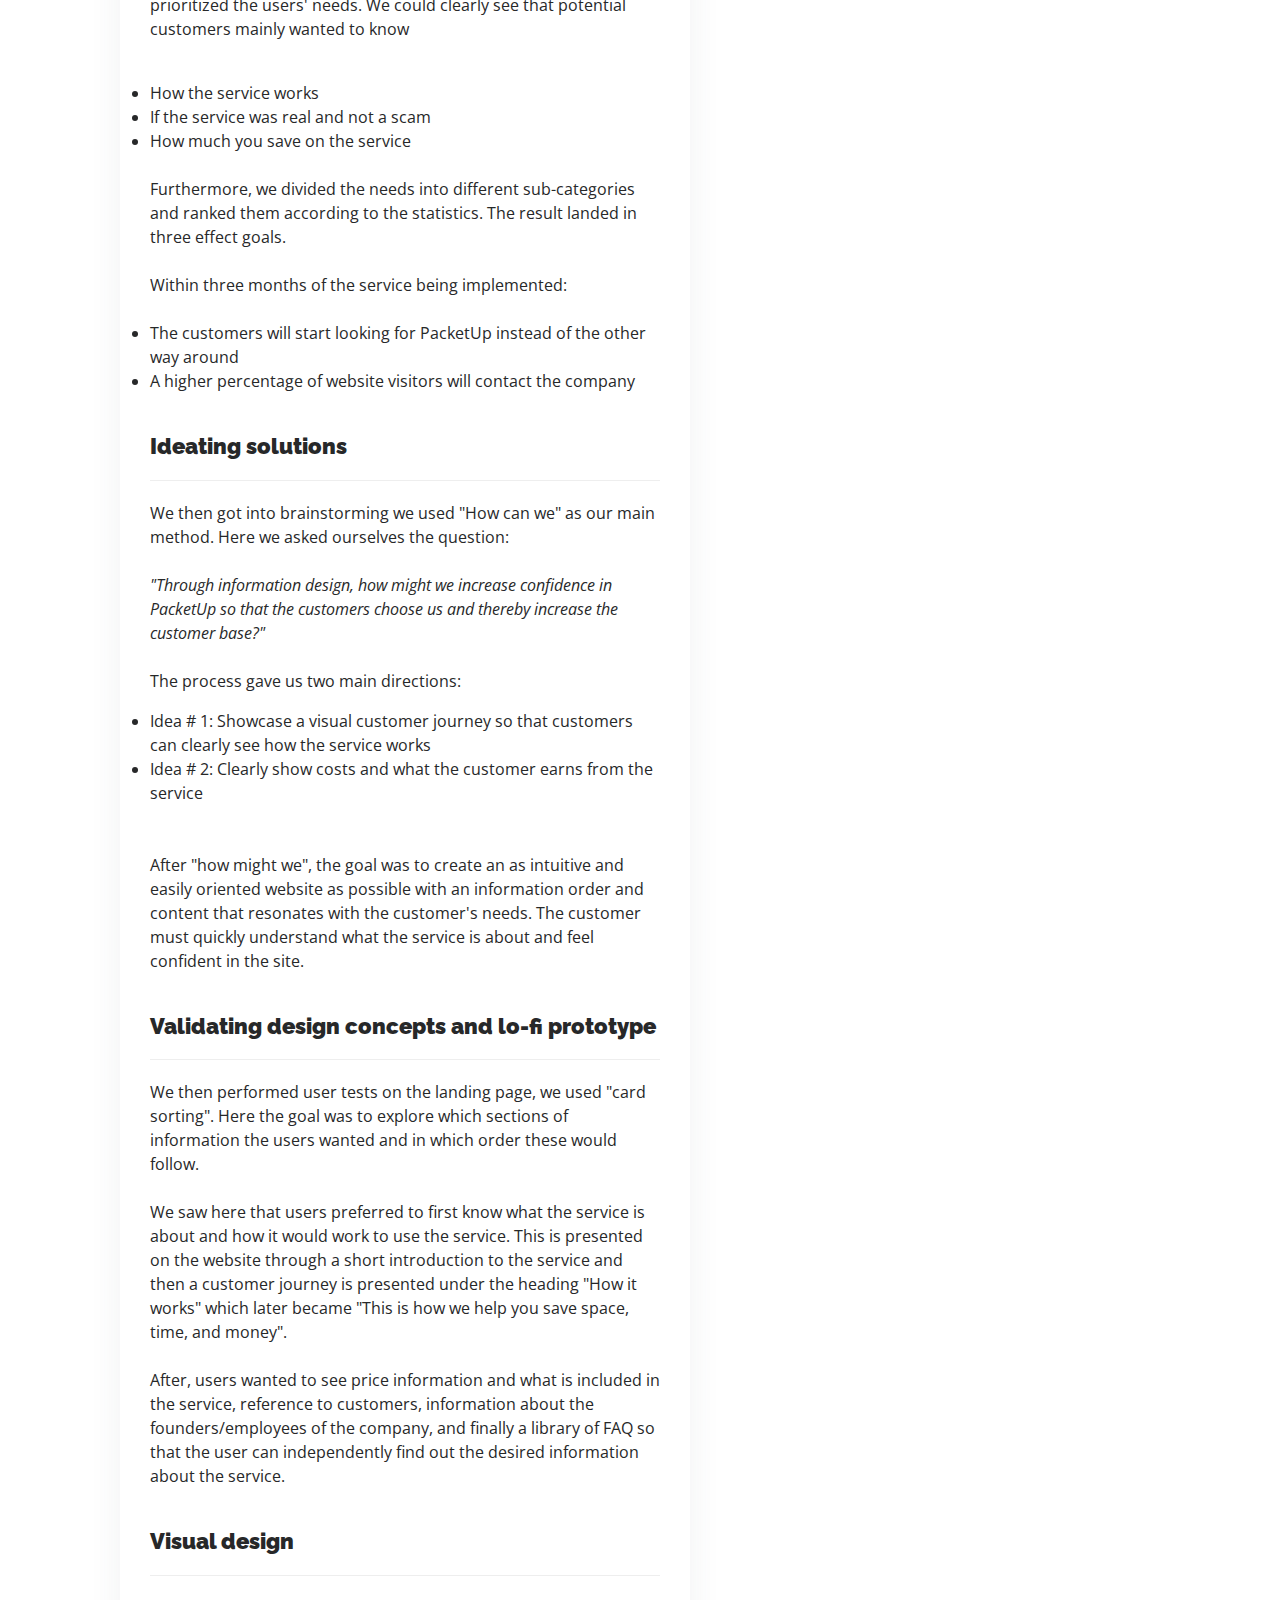
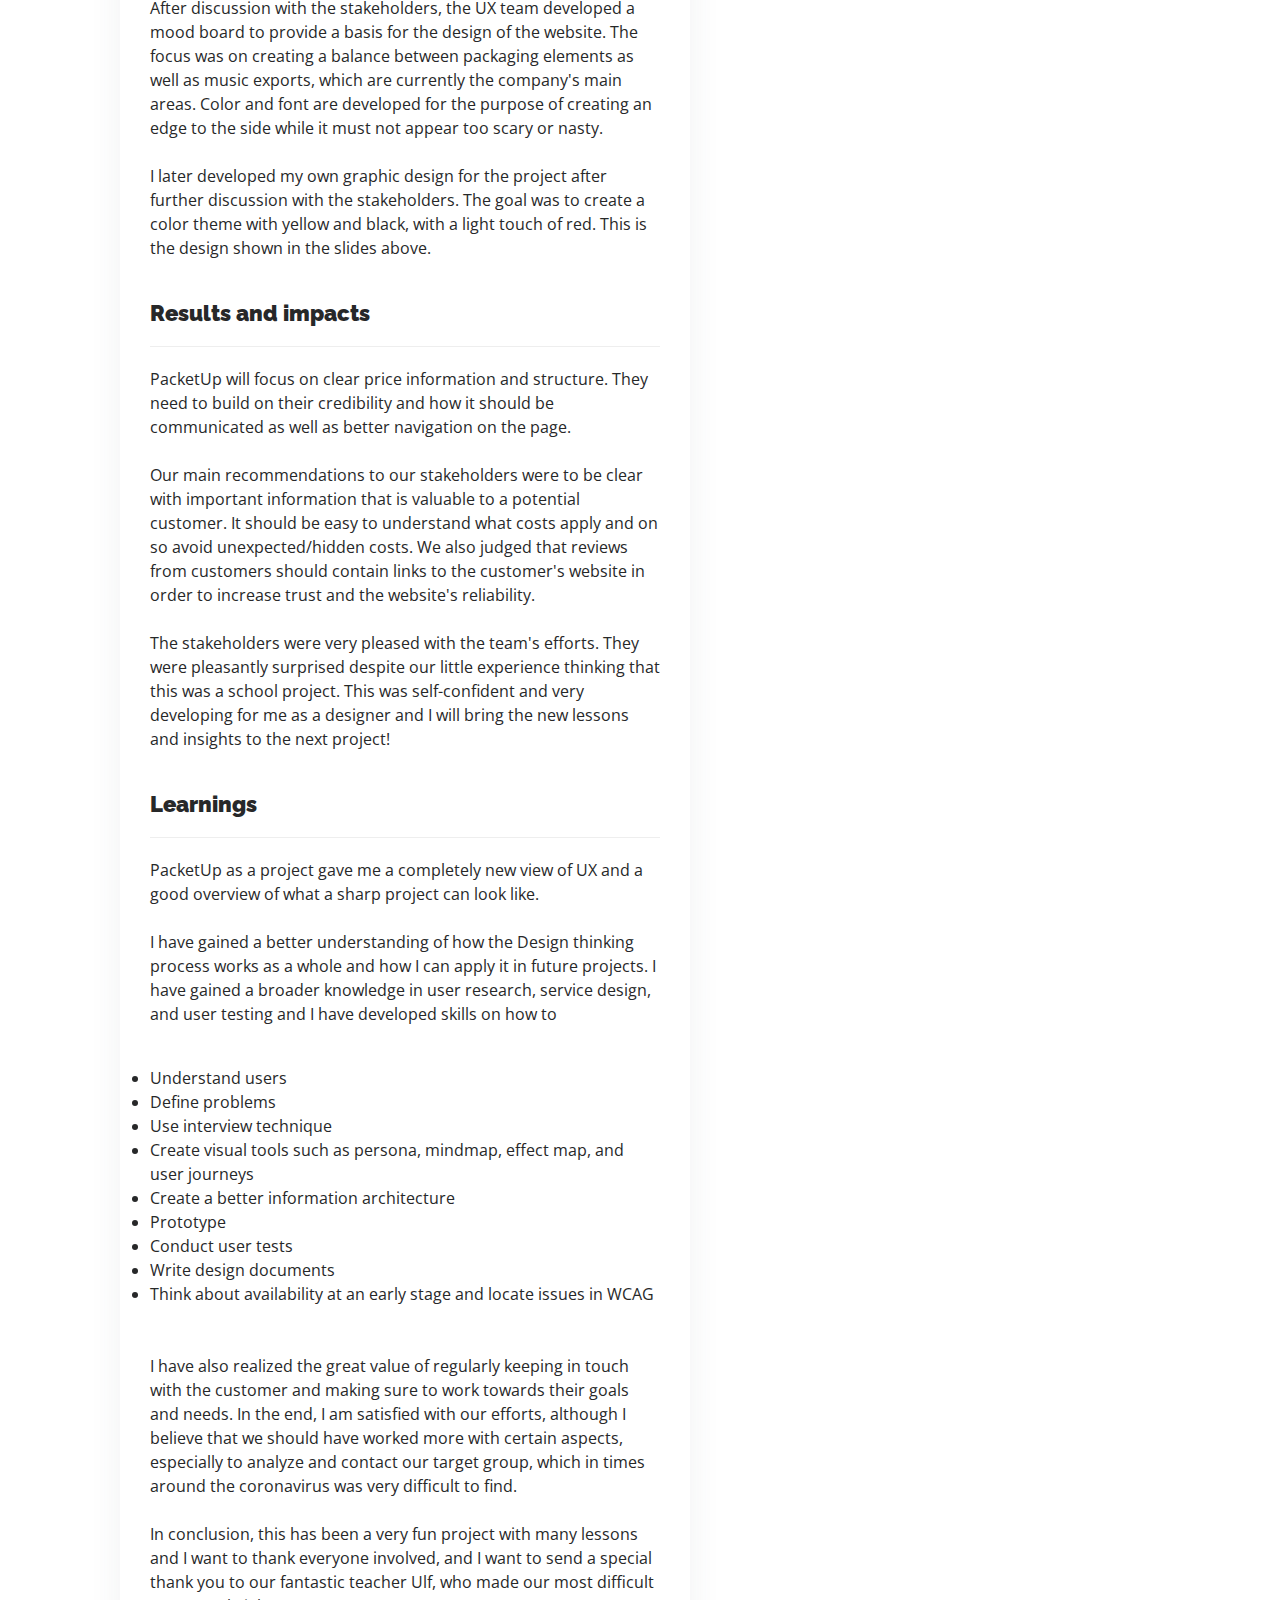
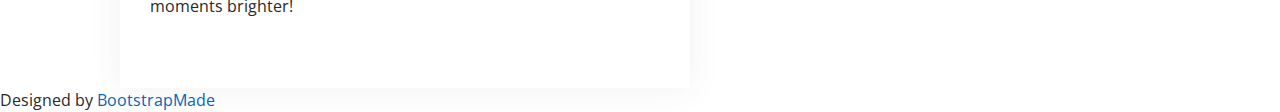
<file: portfolio/packetup/portfolio-details.html>
<!DOCTYPE html>
<html lang="en">

<head>
  <meta charset="utf-8">
  <meta content="width=device-width, initial-scale=1.0" name="viewport">

  <title>Hugo Mellbris - Portfolio Details</title>
  <meta content="" name="description">
  <meta content="" name="keywords">

  <!-- Favicons -->
  <link href="assets/img/favicon.png" rel="icon">
  <link href="assets/img/apple-touch-icon.png" rel="apple-touch-icon">

  <!-- Google Fonts -->
  <link href="https://fonts.googleapis.com/css?family=Open+Sans:300,300i,400,400i,600,600i,700,700i|Raleway:300,300i,400,400i,500,500i,600,600i,700,700i|Poppins:300,300i,400,400i,500,500i,600,600i,700,700i" rel="stylesheet">

  <!-- Vendor CSS Files -->
  <link href="../../assets/vendor/bootstrap/css/bootstrap.min.css" rel="stylesheet">
  <link href="../../assets/vendor/bootstrap-icons/bootstrap-icons.css" rel="stylesheet">
  <link href="../../assets/vendor/boxicons/css/boxicons.min.css" rel="stylesheet">
  <link href="../../assets/vendor/glightbox/css/glightbox.min.css" rel="stylesheet">
  <link href="../../assets/vendor/remixicon/remixicon.css" rel="stylesheet">
  <link href="../../assets/vendor/swiper/swiper-bundle.min.css" rel="stylesheet">

  <!-- Template Main CSS File -->
  <link href="../../assets/css/style.css" rel="stylesheet">

  <!-- =======================================================
  * Template Name: Personal - v4.1.0
  * Template URL: https://bootstrapmade.com/personal-free-resume-bootstrap-template/
  * Author: BootstrapMade.com
  * License: https://bootstrapmade.com/license/
  ======================================================== -->
</head>

<body>

  <main id="main">

    <!-- ======= Portfolio Details ======= -->
    <div id="portfolio-details" class="portfolio-details">
      <div class="container">

        <div class="row">

          <div class="col-lg-8">
            <h2 class="portfolio-title">PacketUp</h2>

            <div class="portfolio-details-slider swiper-container">
              <div class="swiper-wrapper align-items-center">

                <div class="swiper-slide">
                  <img src="packetupmain.png" alt="">
                </div>

                <div class="swiper-slide">
                  <img src="packetup1.png" alt="">
                </div>

                <div class="swiper-slide">
                  <img src="packetup2.png" alt="">
                </div>

                <div class="swiper-slide">
                  <img src="packetup3.png" alt="">
                </div>

                <div class="swiper-slide">
                  <img src="styleguide.png" alt="">
                </div>

              </div>
              <div class="swiper-pagination"></div>
            </div>

          </div>

          <div class="col-lg-4 portfolio-info">
            <h3>Project information</h3>
            <ul>
              <li><strong>PacketUp</strong>: Web design</li>
              <li><strong>Client</strong>: ASU Company</li>
              <li><strong>Project date</strong>: 01 March, 2020</li>
              <li><strong>Project URL</strong>: <a href="#">www.example.com</a></li>
            </ul>

           
          </div>

          <div class="col-lg-6 portfolio-info">
            <h3> <strong>Overview and context</strong> </h3>
            <p>PacketUp was an educational project that I worked on during the course "User research, service design, and usability testing" during the period December 2020 to March 2021.
            <br><br>
            Stockholm Institute of Technology was contacted by PacketUp in the hope of collaborating with UX students and developing their website. My project group thus chose this project as the project description and issues sounded interesting and challenging.
            <br><br>
            Packet Up was a start-up warehouse and packaging company based in Lithuania. Their USP was that they through their strategically located warehouse in Lithuania have lower postage costs compared to other countries within the EU. With the CEO's background as an artist booker, the company turned primarily to bands and companies in the music industry and aims for a broader market.
            </p>
            <br>

            <h3> <strong>The team</strong> </h3>
            <p>Our work team consisted of five UX students who all had PacketUp as their second case in total in the education, and we had never before worked together on projects.
            <br><br>
            During the project, we agreed very well and worked in a fast and solution-oriented way where we all strived for the same participation and goals.
            <br><br>
            My role in the project was the same as for the others; overall UX design and UX research with the ambition to develop the website's structure and content and at the same time function within the framework that the course contained.
            </p>
            <br>

            <h3> <strong>The challenge</strong> </h3>
            <p>Since PacketUp was relatively new to the market and did not see an increase in the customer base, they wondered why the customers did not show up.
              <br><br>
              Our mission was to focus on what characterizes trust in the service and then apply that feeling to the website in the form of layout, structure, and information architecture.
              
              The main goal was to create a confidence-inspiring impression, attract customers through the website and thus increase the customer base in a more self-sustaining way. So how do you get potential customers to feel confident about the service through the website? 
              <br><br>
              So the main question was: how do you get potential customers to feel confident about the service through the website?
              </p>
            <br>
              
            <h3> <strong>Understanding the user</strong> </h3>
            <p>We started the project by examining the target group's problems and needs, but also Packet Ups' competitive situation and were thus able to shed light on what we should focus on. It thus became the law for prioritization and decisions regarding design, continued work and sales to stakeholders.
              <br><br>
              We decided to start off with quantitative surveys in order to collect as much information as possible in order to be able to read patterns based on these. As the quantitative surveys did not yield any major results, we chose to change direction and instead focus on qualitative interviews to gather more data of value.
              <br><br>
              The qualitative interviews provided an understanding of the target group and its needs but also the competition around 3rd party logistics (3pl).
              <br><br>
              Questions were asked about what customers prioritize and wish out of service and it appeared that customers prioritize relatively evenly in terms of shipping, delivery, and security.
              <br><br>
              Customers also prefer a familiar and personal approach, with a clear information structure and a desire for one interface solution with an order overview.
              <br><br>
              We started analyzing the qualitative raw data and to give it life, we first chose to turn it into a persona. Furthermore, we created a swim lane to understand the structure around
              <br><br>
              PacketUp, and to start generating ideas we formulated the problem statements:
              <br><br>
              <li>The customer needs to feel a high level of trust in the service to dare to send their goods to a warehouse in Lithuania</li>
              <li>Many questions customers ask themselves do not exist on the website at present. The information design is lacking both format and content.</li>
              <li>The communication between customer and Packet Up needs to be optimized, and here is our task to find out the type of information that is important to the customer.</li></p>
            <br>

            <h3> <strong>Synthesizing the material</strong> </h3>
            <p>When we compiled the user surveys, we first created a persona. Furthermore, we created a so-called "effect map", where we prioritized the users' needs. We could clearly see that potential customers mainly wanted to know
              <br><br>
              <li>How the service works</li>
              <li>If the service was real and not a scam</li>
              <li>How much you save on the service</li>
              <br>
              Furthermore, we divided the needs into different sub-categories and ranked them according to the statistics. The result landed in three effect goals.
              <br><br>
              Within three months of the service being implemented:
              <br><br>
              <li>The customers will start looking for PacketUp instead of the other way around</li>
              <li>A higher percentage of website visitors will contact the company</li>
              </p>
            <br>

            <h3> <strong>Ideating solutions</strong> </h3>
            <p>We then got into brainstorming we used "How can we" as our main method. Here we asked ourselves the question:
              <br><br>
              <i>"Through information design, how might we increase confidence in PacketUp so that the customers choose us and thereby increase the customer base?"</i>
              <br><br>
              The process gave us two main directions:
              
              <li>Idea # 1: Showcase a visual customer journey so that customers can clearly see how the service works</li>
              <li>Idea # 2: Clearly show costs and what the customer earns from the service</li>
              <br><br>
              After "how might we", the goal was to create an as intuitive and easily oriented website as possible with an information order and content that resonates with the customer's needs. The customer must quickly understand what the service is about and feel confident in the site.
              </p>
            <br>

            <h3> <strong>Validating design concepts and lo-fi prototype</strong> </h3>
            <p>We then performed user tests on the landing page, we used "card sorting". Here the goal was to explore which sections of information the users wanted and in which order these would follow.
              <br><br>
              We saw here that users preferred to first know what the service is about and how it would work to use the service. This is presented on the website through a short introduction to the service and then a customer journey is presented under the heading "How it works" which later became "This is how we help you save space, time, and money".
              <br><br>
              After, users wanted to see price information and what is included in the service, reference to customers, information about the founders/employees of the company, and finally a library of FAQ so that the user can independently find out the desired information about
              the service.
              </p>
            <br>

            <h3> <strong>Visual design</strong> </h3>
            <p>After discussion with the stakeholders, the UX team developed a mood board to provide a basis for the design of the website. The focus was on creating a balance between packaging elements as well as music exports, which are currently the company's main areas. Color and font are developed for the purpose of creating an edge to the side while it must not appear too scary or nasty.
              <br><br>
              I later developed my own graphic design for the project after further discussion with the stakeholders. The goal was to create a color theme with yellow and black, with a light touch of red. This is the design shown in the slides above.
              </p>
            <br>

            <h3> <strong>Results and impacts</strong> </h3>
            <p>PacketUp will focus on clear price information and structure. They need to build on their credibility and how it should be communicated as well as better navigation on the page.
              <br><br>
              Our main recommendations to our stakeholders were to be clear with important information that is valuable to a potential customer. It should be easy to understand what costs apply and on so avoid unexpected/hidden costs. We also judged that reviews from customers should
              contain links to the customer's website in order to increase trust and the website's
              reliability.
              <br><br>
              The stakeholders were very pleased with the team's efforts. They were pleasantly surprised despite our little experience thinking that this was a school project. This was self-confident and very developing for me as a designer and I will bring the new lessons and insights to the next project!
              </p>
            <br>

            <h3> <strong>Learnings</strong> </h3>
            <p>PacketUp as a project gave me a completely new view of UX and a good overview of what a sharp project can look like.
              <br><br>
              I have gained a better understanding of how the Design thinking process works as a whole and how I can apply it in future projects. I have gained a broader knowledge in user research, service design, and user testing and I have developed skills on how to
              <br><br>
              <li>Understand users</li>
              <li>Define problems</li>
              <li>Use interview technique</li>
              <li>Create visual tools such as persona, mindmap, effect map, and user journeys</li>
              <li>Create a better information architecture</li>
              <li>Prototype</li>
              <li>Conduct user tests</li>
              <li>Write design documents</li>
              <li>Think about availability at an early stage and locate issues in WCAG</li>
              <br><br>
              I have also realized the great value of regularly keeping in touch with the customer and making sure to work towards their goals and needs. In the end, I am satisfied with our efforts, although I believe that we should have worked more with certain aspects, especially to analyze and contact our target group, which in times around the coronavirus was very difficult to find.
              <br><br>
              In conclusion, this has been a very fun project with many lessons and I want to thank everyone involved, and I want to send a special thank you to our fantastic teacher Ulf, who made our most difficult moments brighter!
              </p>
            <br>
          </div>

        </div>

      </div>
    </div><!-- End Portfolio Details -->

  </main><!-- End #main -->

  <div class="credits">
    <!-- All the links in the footer should remain intact. -->
    <!-- You can delete the links only if you purchased the pro version. -->
    <!-- Licensing information: https://bootstrapmade.com/license/ -->
    <!-- Purchase the pro version with working PHP/AJAX contact form: https://bootstrapmade.com/personal-free-resume-bootstrap-template/ -->
    Designed by <a href="https://bootstrapmade.com/">BootstrapMade</a>
  </div>

  <!-- Vendor JS Files -->
  <script src="../../assets/vendor/bootstrap/js/bootstrap.bundle.min.js"></script>
  <script src="../../assets/vendor/glightbox/js/glightbox.min.js"></script>
  <script src="../../assets/vendor/isotope-layout/isotope.pkgd.min.js"></script>
  <script src="../../assets/vendor/php-email-form/validate.js"></script>
  <script src="../../assets/vendor/purecounter/purecounter.js"></script>
  <script src="../../assets/vendor/swiper/swiper-bundle.min.js"></script>
  <script src="../../assets/vendor/waypoints/noframework.waypoints.js"></script>

  <!-- Template Main JS File -->
  <script src="../../assets/js/main.js"></script>

</body>

</html>
</file>
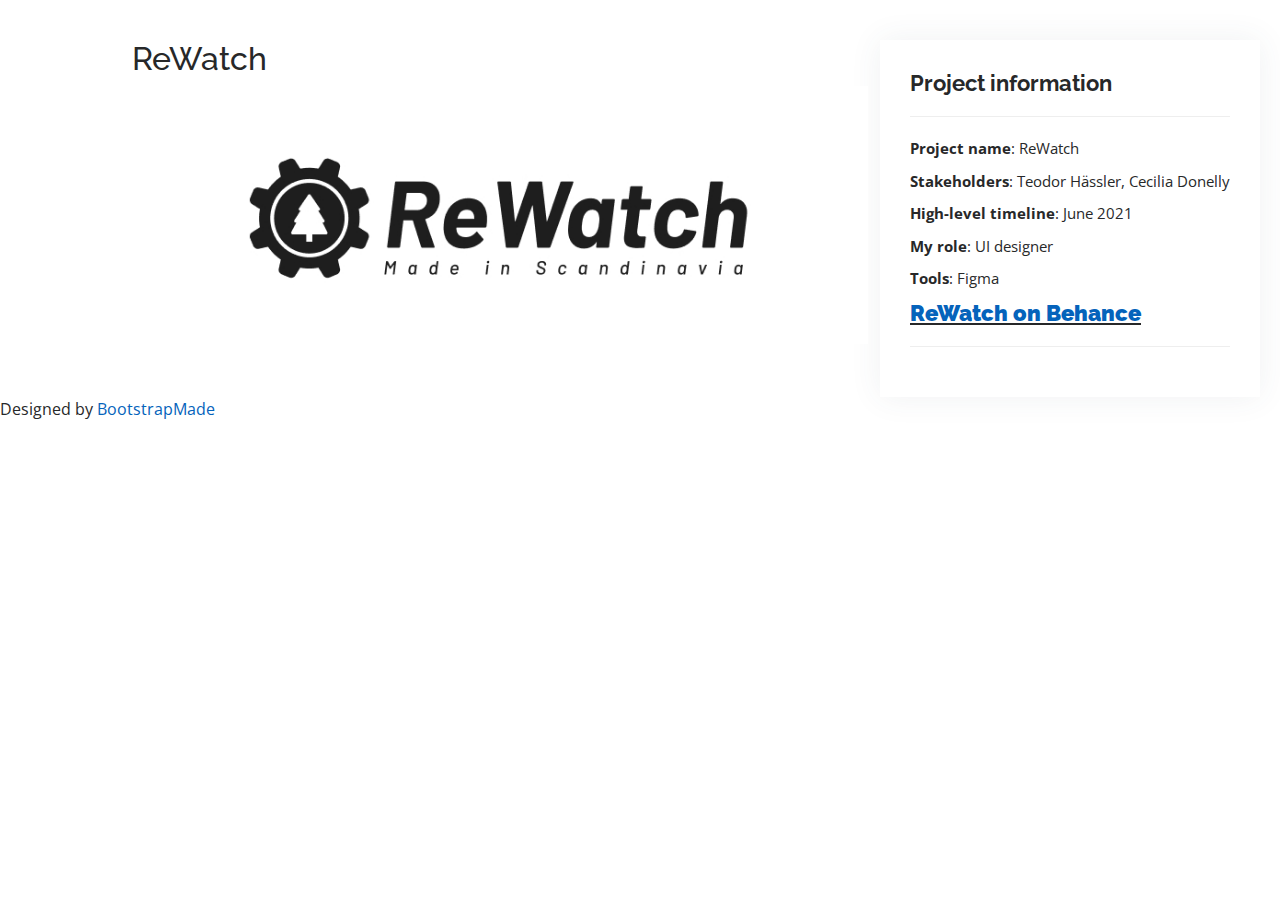
<file: portfolio/rewatch/portfolio-details.html>
<!DOCTYPE html>
<html lang="en">

<head>
  <meta charset="utf-8">
  <meta content="width=device-width, initial-scale=1.0" name="viewport">

  <title>Hugo Mellbris - Portfolio Details</title>
  <meta content="" name="description">
  <meta content="" name="keywords">

  <!-- Favicons -->
  <link href="assets/img/favicon.png" rel="icon">
  <link href="assets/img/apple-touch-icon.png" rel="apple-touch-icon">

  <!-- Google Fonts -->
  <link href="https://fonts.googleapis.com/css?family=Open+Sans:300,300i,400,400i,600,600i,700,700i|Raleway:300,300i,400,400i,500,500i,600,600i,700,700i|Poppins:300,300i,400,400i,500,500i,600,600i,700,700i" rel="stylesheet">

  <!-- Vendor CSS Files -->
  <link href="../../assets/vendor/bootstrap/css/bootstrap.min.css" rel="stylesheet">
  <link href="../../assets/vendor/bootstrap-icons/bootstrap-icons.css" rel="stylesheet">
  <link href="../../assets/vendor/boxicons/css/boxicons.min.css" rel="stylesheet">
  <link href="../../assets/vendor/glightbox/css/glightbox.min.css" rel="stylesheet">
  <link href="../../assets/vendor/remixicon/remixicon.css" rel="stylesheet">
  <link href="../../assets/vendor/swiper/swiper-bundle.min.css" rel="stylesheet">

  <!-- Template Main CSS File -->
  <link href="../../assets/css/style.css" rel="stylesheet">

  <!-- =======================================================
  * Template Name: Personal - v4.1.0
  * Template URL: https://bootstrapmade.com/personal-free-resume-bootstrap-template/
  * Author: BootstrapMade.com
  * License: https://bootstrapmade.com/license/
  ======================================================== -->
</head>

<body>

  <main id="main">

    <!-- ======= Portfolio Details ======= -->
    <div id="portfolio-details" class="portfolio-details">
      <div class="container">

        <div class="row">

          <div class="col-lg-8">
            <h2 class="portfolio-title">ReWatch</h2>

            <div class="portfolio-details-slider swiper-container">
              <div class="swiper-wrapper align-items-center">

                <div class="swiper-slide">
                  <img src="rewatch.jpg" alt="">
                </div>

              </div>
              <div class="swiper-pagination"></div>
            </div>

          </div>

          <div class="col-lg-4 portfolio-info">
            <h3>Project information</h3>
            <ul>
              <li><strong>Project name</strong>: ReWatch</li>
              <li><strong>Stakeholders</strong>: Teodor Hässler, Cecilia Donelly</li>
              <li><strong>High-level timeline</strong>: June 2021</li>
              <li><strong>My role</strong>: UI designer</li>
              <li><strong>Tools</strong>: Figma</li>
              <li><h3><u><strong><a href="https://www.behance.net/gallery/136848499/Baemingo" target="_blank">ReWatch on Behance</a></u></strong></h3></li>
            </ul>
           
          </div>

        </div>

      </div>
    </div><!-- End Portfolio Details -->

  </main><!-- End #main -->

  <div class="credits">
    <!-- All the links in the footer should remain intact. -->
    <!-- You can delete the links only if you purchased the pro version. -->
    <!-- Licensing information: https://bootstrapmade.com/license/ -->
    <!-- Purchase the pro version with working PHP/AJAX contact form: https://bootstrapmade.com/personal-free-resume-bootstrap-template/ -->
    Designed by <a href="https://bootstrapmade.com/">BootstrapMade</a>
  </div>

  <!-- Vendor JS Files -->
  <script src="../../assets/vendor/bootstrap/js/bootstrap.bundle.min.js"></script>
  <script src="../../assets/vendor/glightbox/js/glightbox.min.js"></script>
  <script src="../../assets/vendor/isotope-layout/isotope.pkgd.min.js"></script>
  <script src="../../assets/vendor/php-email-form/validate.js"></script>
  <script src="../../assets/vendor/purecounter/purecounter.js"></script>
  <script src="../../assets/vendor/swiper/swiper-bundle.min.js"></script>
  <script src="../../assets/vendor/waypoints/noframework.waypoints.js"></script>

  <!-- Template Main JS File -->
  <script src="../../assets/js/main.js"></script>

</body>

</html>
</file>
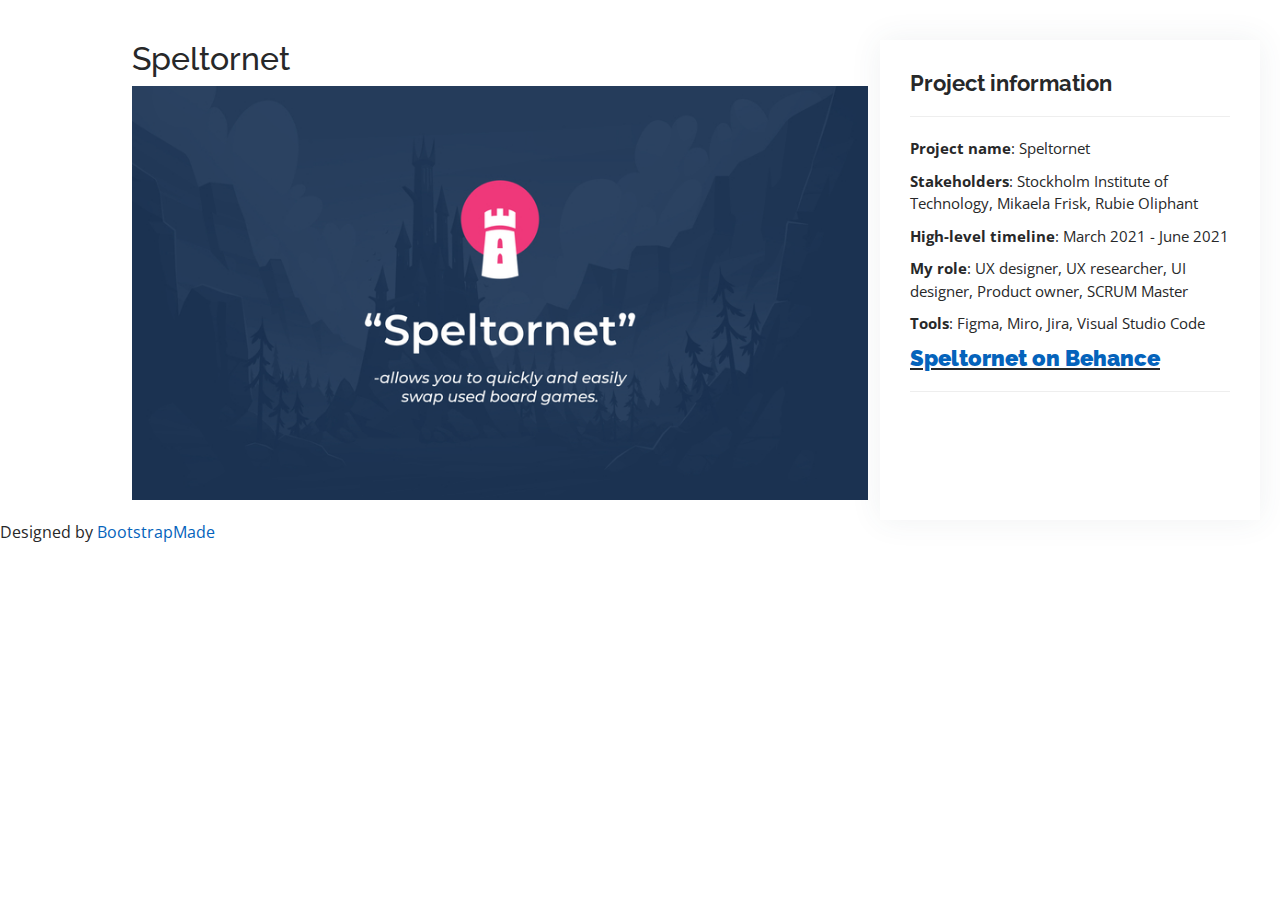
<file: portfolio/speltornet/portfolio-details.html>
<!DOCTYPE html>
<html lang="en">

<head>
  <meta charset="utf-8">
  <meta content="width=device-width, initial-scale=1.0" name="viewport">

  <title>Hugo Mellbris - Portfolio Details</title>
  <meta content="" name="description">
  <meta content="" name="keywords">

  <!-- Favicons -->
  <link href="assets/img/favicon.png" rel="icon">
  <link href="assets/img/apple-touch-icon.png" rel="apple-touch-icon">

  <!-- Google Fonts -->
  <link href="https://fonts.googleapis.com/css?family=Open+Sans:300,300i,400,400i,600,600i,700,700i|Raleway:300,300i,400,400i,500,500i,600,600i,700,700i|Poppins:300,300i,400,400i,500,500i,600,600i,700,700i" rel="stylesheet">

  <!-- Vendor CSS Files -->
  <link href="../../assets/vendor/bootstrap/css/bootstrap.min.css" rel="stylesheet">
  <link href="../../assets/vendor/bootstrap-icons/bootstrap-icons.css" rel="stylesheet">
  <link href="../../assets/vendor/boxicons/css/boxicons.min.css" rel="stylesheet">
  <link href="../../assets/vendor/glightbox/css/glightbox.min.css" rel="stylesheet">
  <link href="../../assets/vendor/remixicon/remixicon.css" rel="stylesheet">
  <link href="../../assets/vendor/swiper/swiper-bundle.min.css" rel="stylesheet">

  <!-- Template Main CSS File -->
  <link href="../../assets/css/style.css" rel="stylesheet">

  <!-- =======================================================
  * Template Name: Personal - v4.1.0
  * Template URL: https://bootstrapmade.com/personal-free-resume-bootstrap-template/
  * Author: BootstrapMade.com
  * License: https://bootstrapmade.com/license/
  ======================================================== -->
</head>

<body>

  <main id="main">

    <!-- ======= Portfolio Details ======= -->
    <div id="portfolio-details" class="portfolio-details">
      <div class="container">

        <div class="row">

          <div class="col-lg-8">
            <h2 class="portfolio-title">Speltornet</h2>

            <div class="portfolio-details-slider swiper-container">
              <div class="swiper-wrapper align-items-center">

                <div class="swiper-slide">
                  <img src="01 Title.jpg" alt="">
                </div>

              </div>
              <div class="swiper-pagination"></div>
            </div>

          </div>

          <div class="col-lg-4 portfolio-info">
            <h3>Project information</h3>
            <ul>
              <li><strong>Project name</strong>: Speltornet</li>
              <li><strong>Stakeholders</strong>: Stockholm Institute of Technology, Mikaela Frisk, Rubie Oliphant</li>
              <li><strong>High-level timeline</strong>: March 2021 - June 2021</li>
              <li><strong>My role</strong>: UX designer, UX researcher, UI designer, Product owner, SCRUM Master</li>
              <li><strong>Tools</strong>: Figma, Miro, Jira, Visual Studio Code</li>
              <li><h3><u><strong><a href="https://www.behance.net/gallery/136769687/Speltornet" target="_blank">Speltornet on Behance</a></u></strong></h3></li>
            </ul>
           
          </div>

        </div>

      </div>
    </div><!-- End Portfolio Details -->

  </main><!-- End #main -->

  <div class="credits">
    <!-- All the links in the footer should remain intact. -->
    <!-- You can delete the links only if you purchased the pro version. -->
    <!-- Licensing information: https://bootstrapmade.com/license/ -->
    <!-- Purchase the pro version with working PHP/AJAX contact form: https://bootstrapmade.com/personal-free-resume-bootstrap-template/ -->
    Designed by <a href="https://bootstrapmade.com/">BootstrapMade</a>
  </div>

  <!-- Vendor JS Files -->
  <script src="../../assets/vendor/bootstrap/js/bootstrap.bundle.min.js"></script>
  <script src="../../assets/vendor/glightbox/js/glightbox.min.js"></script>
  <script src="../../assets/vendor/isotope-layout/isotope.pkgd.min.js"></script>
  <script src="../../assets/vendor/php-email-form/validate.js"></script>
  <script src="../../assets/vendor/purecounter/purecounter.js"></script>
  <script src="../../assets/vendor/swiper/swiper-bundle.min.js"></script>
  <script src="../../assets/vendor/waypoints/noframework.waypoints.js"></script>

  <!-- Template Main JS File -->
  <script src="../../assets/js/main.js"></script>

</body>

</html>
</file>
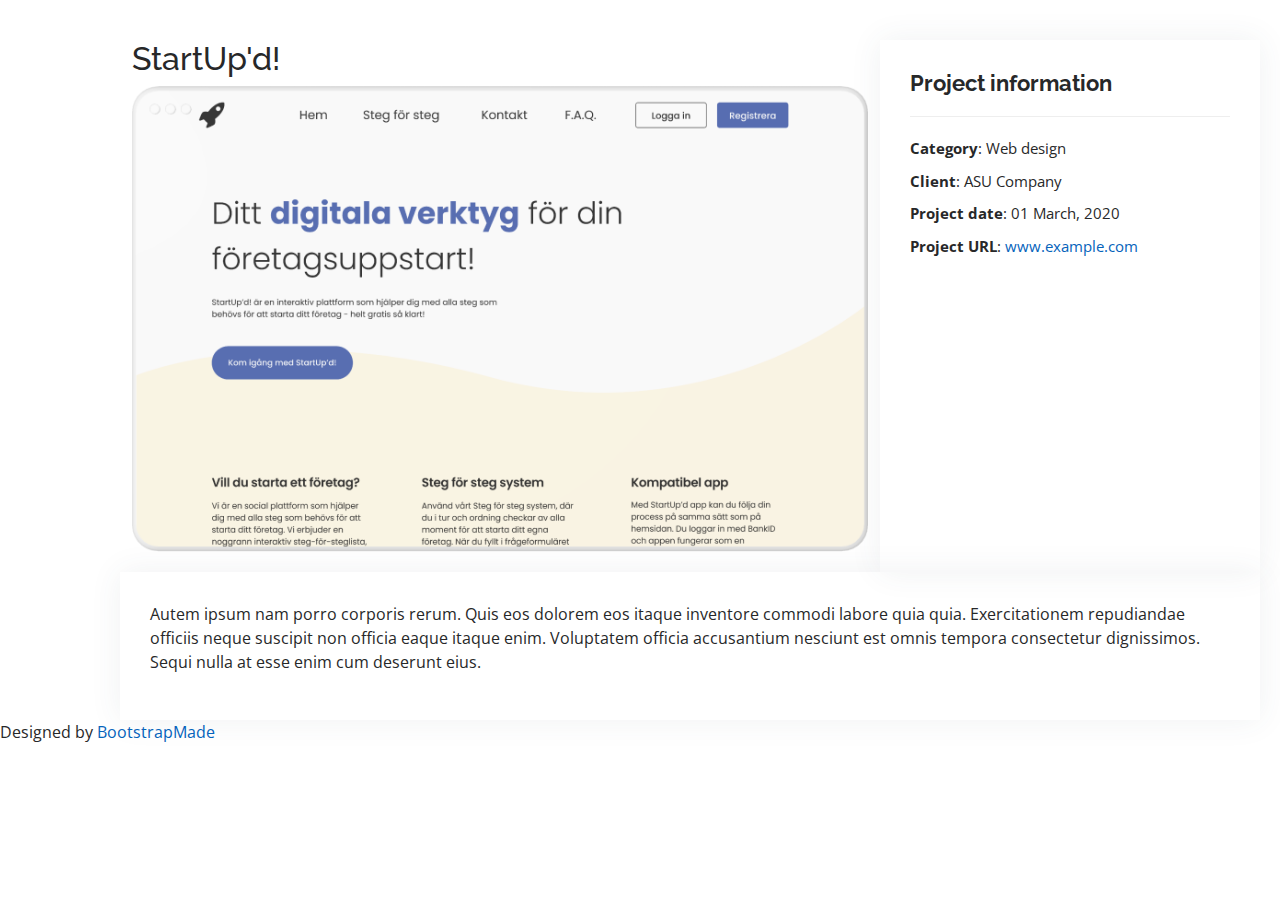
<file: portfolio/startupd/portfolio-details.html>
<!DOCTYPE html>
<html lang="en">

<head>
  <meta charset="utf-8">
  <meta content="width=device-width, initial-scale=1.0" name="viewport">

  <title>Hugo Mellbris - Portfolio Details</title>
  <meta content="" name="description">
  <meta content="" name="keywords">

  <!-- Favicons -->
  <link href="assets/img/favicon.png" rel="icon">
  <link href="assets/img/apple-touch-icon.png" rel="apple-touch-icon">

  <!-- Google Fonts -->
  <link href="https://fonts.googleapis.com/css?family=Open+Sans:300,300i,400,400i,600,600i,700,700i|Raleway:300,300i,400,400i,500,500i,600,600i,700,700i|Poppins:300,300i,400,400i,500,500i,600,600i,700,700i" rel="stylesheet">

  <!-- Vendor CSS Files -->
  <link href="../../assets/vendor/bootstrap/css/bootstrap.min.css" rel="stylesheet">
  <link href="../../assets/vendor/bootstrap-icons/bootstrap-icons.css" rel="stylesheet">
  <link href="../../assets/vendor/boxicons/css/boxicons.min.css" rel="stylesheet">
  <link href="../../assets/vendor/glightbox/css/glightbox.min.css" rel="stylesheet">
  <link href="../../assets/vendor/remixicon/remixicon.css" rel="stylesheet">
  <link href="../../assets/vendor/swiper/swiper-bundle.min.css" rel="stylesheet">

  <!-- Template Main CSS File -->
  <link href="../../assets/css/style.css" rel="stylesheet">

  <!-- =======================================================
  * Template Name: Personal - v4.1.0
  * Template URL: https://bootstrapmade.com/personal-free-resume-bootstrap-template/
  * Author: BootstrapMade.com
  * License: https://bootstrapmade.com/license/
  ======================================================== -->
</head>

<body>

  <main id="main">

    <!-- ======= Portfolio Details ======= -->
    <div id="portfolio-details" class="portfolio-details">
      <div class="container">

        <div class="row">

          <div class="col-lg-8">
            <h2 class="portfolio-title">StartUp'd!</h2>

            <div class="portfolio-details-slider swiper-container">
              <div class="swiper-wrapper align-items-center">

                <div class="swiper-slide">
                  <img src="startupd1.png" alt="">
                </div>

                <div class="swiper-slide">
                  <img src="startupd2.png" alt="">
                </div>

                <div class="swiper-slide">
                  <img src="startupd3.png" alt="">
                </div>

                <div class="swiper-slide">
                  <img src="styleguide.png" alt="">
                </div>

              </div>
              <div class="swiper-pagination"></div>
            </div>

          </div>

          <div class="col-lg-4 portfolio-info">
            <h3>Project information</h3>
            <ul>
              <li><strong>Category</strong>: Web design</li>
              <li><strong>Client</strong>: ASU Company</li>
              <li><strong>Project date</strong>: 01 March, 2020</li>
              <li><strong>Project URL</strong>: <a href="#">www.example.com</a></li>
            </ul>

           
          </div>

          <div class="col-lg-12 portfolio-info">

            <p>
              Autem ipsum nam porro corporis rerum. Quis eos dolorem eos itaque inventore commodi labore quia quia. Exercitationem repudiandae officiis neque suscipit non officia eaque itaque enim. Voluptatem officia accusantium nesciunt est omnis tempora consectetur dignissimos. Sequi nulla at esse enim cum deserunt eius.
            </p>

          </div>

        </div>

      </div>
    </div><!-- End Portfolio Details -->

  </main><!-- End #main -->

  <div class="credits">
    <!-- All the links in the footer should remain intact. -->
    <!-- You can delete the links only if you purchased the pro version. -->
    <!-- Licensing information: https://bootstrapmade.com/license/ -->
    <!-- Purchase the pro version with working PHP/AJAX contact form: https://bootstrapmade.com/personal-free-resume-bootstrap-template/ -->
    Designed by <a href="https://bootstrapmade.com/">BootstrapMade</a>
  </div>

  <!-- Vendor JS Files -->
  <script src="../../assets/vendor/bootstrap/js/bootstrap.bundle.min.js"></script>
  <script src="../../assets/vendor/glightbox/js/glightbox.min.js"></script>
  <script src="../../assets/vendor/isotope-layout/isotope.pkgd.min.js"></script>
  <script src="../../assets/vendor/php-email-form/validate.js"></script>
  <script src="../../assets/vendor/purecounter/purecounter.js"></script>
  <script src="../../assets/vendor/swiper/swiper-bundle.min.js"></script>
  <script src="../../assets/vendor/waypoints/noframework.waypoints.js"></script>

  <!-- Template Main JS File -->
  <script src="../../assets/js/main.js"></script>

</body>

</html>
</file>
<file: assets/css/tiny-slider.css>
.tns-outer{padding:0!important}.tns-outer [hidden]{display:none!important}.tns-outer [aria-controls],.tns-outer [data-action]{cursor:pointer}.tns-slider{-webkit-transition:all 0s;-moz-transition:all 0s;transition:all 0s}.tns-slider>.tns-item{-webkit-box-sizing:border-box;-moz-box-sizing:border-box;box-sizing:border-box}.tns-horizontal.tns-subpixel{white-space:nowrap}.tns-horizontal.tns-subpixel>.tns-item{display:inline-block;vertical-align:top;white-space:normal}.tns-horizontal.tns-no-subpixel:after{content:'';display:table;clear:both}.tns-horizontal.tns-no-subpixel>.tns-item{float:left}.tns-horizontal.tns-carousel.tns-no-subpixel>.tns-item{margin-right:-100%}.tns-no-calc{position:relative;left:0}.tns-gallery{position:relative;left:0;min-height:1px}.tns-gallery>.tns-item{position:absolute;left:-100%;-webkit-transition:transform 0s,opacity 0s;-moz-transition:transform 0s,opacity 0s;transition:transform 0s,opacity 0s}.tns-gallery>.tns-slide-active{position:relative;left:auto!important}.tns-gallery>.tns-moving{-webkit-transition:all .25s;-moz-transition:all .25s;transition:all .25s}.tns-autowidth{display:inline-block}.tns-lazy-img{-webkit-transition:opacity .6s;-moz-transition:opacity .6s;transition:opacity .6s;opacity:.6}.tns-lazy-img.tns-complete{opacity:1}.tns-ah{-webkit-transition:height 0s;-moz-transition:height 0s;transition:height 0s}.tns-ovh{overflow:hidden}.tns-visually-hidden{position:absolute;left:-10000em}.tns-transparent{opacity:0;visibility:hidden}.tns-fadeIn{opacity:1;filter:alpha(opacity=100);z-index:0}.tns-normal,.tns-fadeOut{opacity:0;filter:alpha(opacity=0);z-index:-1}.tns-vpfix{white-space:nowrap}.tns-vpfix>div,.tns-vpfix>li{display:inline-block}.tns-t-subp2{margin:0 auto;width:310px;position:relative;height:10px;overflow:hidden}.tns-t-ct{width:2333.3333333%;width:-webkit-calc(100% * 70/3);width:-moz-calc(100% * 70/3);width:calc(100% * 70/3);position:absolute;right:0}.tns-t-ct:after{content:'';display:table;clear:both}.tns-t-ct>div{width:1.4285714%;width:-webkit-calc(100%/70);width:-moz-calc(100%/70);width:calc(100%/70);height:10px;float:left}
</file>
<file: assets/css/main.css>
/* ===========================
Index Of css

01. Variables CSS
02. Normalize CSS
03. Header CSS
04. Hero CSS
05. Features CSS
06. Achievement CSS
07. Testimonial CSS
08. Pricing CSS
09. Faq CSS
10. Blog CSS
11. Clients CSS
12. Team CSS
13. Portfolio CSS
14. Contact CSS
15. Error CSS
16. Mail Success CSS
17. Footer CSS
========================== */
/*======================================
    Variables
========================================*/
/*======================================
    Normalize CSS
========================================*/
@import url("https://fonts.googleapis.com/css2?family=Inter:wght@100;200;300;400;500;600;700;800;900&display=swap");
html {
  scroll-behavior: smooth;
}

body {
  font-family: "Inter", sans-serif;
  font-weight: normal;
  font-style: normal;
  color: #242424;
  overflow-x: hidden;
  font-size: 16px;
}

p {
  margin: 0;
  padding: 0;
  font-size: 16px;
  line-height: 24px;
}

* {
  margin: 0;
  padding: 0;
}

.navbar-toggler:focus,
a:focus,
input:focus,
textarea:focus,
button:focus,
.btn:focus,
.btn.focus,
.btn:not(:disabled):not(.disabled).active,
.btn:not(:disabled):not(.disabled):active {
  text-decoration: none;
  outline: none;
  outline: none !important;
  border-color: none !important;
  -webkit-box-shadow: none !important;
          box-shadow: none !important;
}

.form-check-input:checked {
  background-color: #ff6b81;
  border-color: #ff6b81;
}

select {
  -webkit-writing-mode: horizontal-tb !important;
  writing-mode: horizontal-tb !important;
  text-rendering: auto;
  color: #081828;
  letter-spacing: normal;
  word-spacing: normal;
  text-transform: none;
  text-indent: 0px;
  text-shadow: none;
  display: inline-block;
  text-align: start;
  -webkit-appearance: menulist;
     -moz-appearance: menulist;
          appearance: menulist;
  -webkit-box-sizing: border-box;
          box-sizing: border-box;
  -webkit-box-align: center;
      -ms-flex-align: center;
          align-items: center;
  white-space: pre;
  -webkit-rtl-ordering: logical;
  background-color: -internal-light-dark(white, #3b3b3b);
  cursor: default;
  margin: 0em;
  font: 400 14px;
  border-radius: 0px;
  border-width: 1px;
  border-style: solid;
  border-color: -internal-light-dark(#767676, #858585);
  -o-border-image: initial;
     border-image: initial;
}

span,
a {
  display: inline-block;
  text-decoration: none;
  transition: all 0.4s ease;
  -webkit-transition: all 0.4s ease;
  -moz-transition: all 0.4s ease;
}

audio,
canvas,
iframe,
img,
svg,
video {
  vertical-align: middle;
}

img {
  max-width: 100%;
}

h1,
h2,
h3,
h4,
h5,
h6 {
  font-weight: 600;
  margin: 0px;
  color: #242424;
}

h1 a,
h2 a,
h3 a,
h4 a,
h5 a,
h6 a {
  color: inherit;
}

h1 {
  font-size: 50px;
}

h2 {
  font-size: 40px;
}

h3 {
  font-size: 30px;
}

h4 {
  font-size: 25px;
}

h5 {
  font-size: 20px;
}

h6 {
  font-size: 16px;
}

ul,
ol {
  margin: 0px;
  padding: 0px;
  list-style-type: none;
}

.mt-5 {
  margin-top: 5px;
}

.mt-10 {
  margin-top: 10px;
}

.mt-15 {
  margin-top: 15px;
}

.mt-20 {
  margin-top: 20px;
}

.mt-25 {
  margin-top: 25px;
}

.mt-30 {
  margin-top: 30px;
}

.mt-35 {
  margin-top: 35px;
}

.mt-40 {
  margin-top: 40px;
}

.mt-45 {
  margin-top: 45px;
}

.mt-50 {
  margin-top: 50px;
}

.mt-55 {
  margin-top: 55px;
}

.mt-60 {
  margin-top: 60px;
}

.mt-65 {
  margin-top: 65px;
}

.mt-70 {
  margin-top: 70px;
}

.mt-75 {
  margin-top: 75px;
}

.mt-80 {
  margin-top: 80px;
}

.mt-85 {
  margin-top: 85px;
}

.mt-90 {
  margin-top: 90px;
}

.mt-95 {
  margin-top: 95px;
}

.mt-100 {
  margin-top: 100px;
}

.mt-105 {
  margin-top: 105px;
}

.mt-110 {
  margin-top: 110px;
}

.mt-115 {
  margin-top: 115px;
}

.mt-120 {
  margin-top: 120px;
}

.mt-125 {
  margin-top: 125px;
}

.mt-130 {
  margin-top: 130px;
}

.mt-135 {
  margin-top: 135px;
}

.mt-140 {
  margin-top: 140px;
}

.mt-145 {
  margin-top: 145px;
}

.mt-150 {
  margin-top: 150px;
}

.mt-155 {
  margin-top: 155px;
}

.mt-160 {
  margin-top: 160px;
}

.mt-165 {
  margin-top: 165px;
}

.mt-170 {
  margin-top: 170px;
}

.mt-175 {
  margin-top: 175px;
}

.mt-180 {
  margin-top: 180px;
}

.mt-185 {
  margin-top: 185px;
}

.mt-190 {
  margin-top: 190px;
}

.mt-195 {
  margin-top: 195px;
}

.mt-200 {
  margin-top: 200px;
}

.mt-205 {
  margin-top: 205px;
}

.mt-210 {
  margin-top: 210px;
}

.mt-215 {
  margin-top: 215px;
}

.mt-220 {
  margin-top: 220px;
}

.mt-225 {
  margin-top: 225px;
}

.mb-5 {
  margin-bottom: 5px;
}

.mb-10 {
  margin-bottom: 10px;
}

.mb-15 {
  margin-bottom: 15px;
}

.mb-20 {
  margin-bottom: 20px;
}

.mb-25 {
  margin-bottom: 25px;
}

.mb-30 {
  margin-bottom: 30px;
}

.mb-35 {
  margin-bottom: 35px;
}

.mb-40 {
  margin-bottom: 40px;
}

.mb-45 {
  margin-bottom: 45px;
}

.mb-50 {
  margin-bottom: 50px;
}

.mb-55 {
  margin-bottom: 55px;
}

.mb-60 {
  margin-bottom: 60px;
}

.mb-65 {
  margin-bottom: 65px;
}

.mb-70 {
  margin-bottom: 70px;
}

.mb-75 {
  margin-bottom: 75px;
}

.mb-80 {
  margin-bottom: 80px;
}

.mb-85 {
  margin-bottom: 85px;
}

.mb-90 {
  margin-bottom: 90px;
}

.mb-95 {
  margin-bottom: 95px;
}

.mb-100 {
  margin-bottom: 100px;
}

.mb-105 {
  margin-bottom: 105px;
}

.mb-110 {
  margin-bottom: 110px;
}

.mb-115 {
  margin-bottom: 115px;
}

.mb-120 {
  margin-bottom: 120px;
}

.mb-125 {
  margin-bottom: 125px;
}

.mb-130 {
  margin-bottom: 130px;
}

.mb-135 {
  margin-bottom: 135px;
}

.mb-140 {
  margin-bottom: 140px;
}

.mb-145 {
  margin-bottom: 145px;
}

.mb-150 {
  margin-bottom: 150px;
}

.mb-155 {
  margin-bottom: 155px;
}

.mb-160 {
  margin-bottom: 160px;
}

.mb-165 {
  margin-bottom: 165px;
}

.mb-170 {
  margin-bottom: 170px;
}

.mb-175 {
  margin-bottom: 175px;
}

.mb-180 {
  margin-bottom: 180px;
}

.mb-185 {
  margin-bottom: 185px;
}

.mb-190 {
  margin-bottom: 190px;
}

.mb-195 {
  margin-bottom: 195px;
}

.mb-200 {
  margin-bottom: 200px;
}

.mb-205 {
  margin-bottom: 205px;
}

.mb-210 {
  margin-bottom: 210px;
}

.mb-215 {
  margin-bottom: 215px;
}

.mb-220 {
  margin-bottom: 220px;
}

.mb-225 {
  margin-bottom: 225px;
}

.pt-5 {
  padding-top: 5px;
}

.pt-10 {
  padding-top: 10px;
}

.pt-15 {
  padding-top: 15px;
}

.pt-20 {
  padding-top: 20px;
}

.pt-25 {
  padding-top: 25px;
}

.pt-30 {
  padding-top: 30px;
}

.pt-35 {
  padding-top: 35px;
}

.pt-40 {
  padding-top: 40px;
}

.pt-45 {
  padding-top: 45px;
}

.pt-50 {
  padding-top: 50px;
}

.pt-55 {
  padding-top: 55px;
}

.pt-60 {
  padding-top: 60px;
}

.pt-65 {
  padding-top: 65px;
}

.pt-70 {
  padding-top: 70px;
}

.pt-75 {
  padding-top: 75px;
}

.pt-80 {
  padding-top: 80px;
}

.pt-85 {
  padding-top: 85px;
}

.pt-90 {
  padding-top: 90px;
}

.pt-95 {
  padding-top: 95px;
}

.pt-100 {
  padding-top: 100px;
}

.pt-105 {
  padding-top: 105px;
}

.pt-110 {
  padding-top: 110px;
}

.pt-115 {
  padding-top: 115px;
}

.pt-120 {
  padding-top: 120px;
}

.pt-125 {
  padding-top: 125px;
}

.pt-130 {
  padding-top: 130px;
}

.pt-135 {
  padding-top: 135px;
}

.pt-140 {
  padding-top: 140px;
}

.pt-145 {
  padding-top: 145px;
}

.pt-150 {
  padding-top: 150px;
}

.pt-155 {
  padding-top: 155px;
}

.pt-160 {
  padding-top: 160px;
}

.pt-165 {
  padding-top: 165px;
}

.pt-170 {
  padding-top: 170px;
}

.pt-175 {
  padding-top: 175px;
}

.pt-180 {
  padding-top: 180px;
}

.pt-185 {
  padding-top: 185px;
}

.pt-190 {
  padding-top: 190px;
}

.pt-195 {
  padding-top: 195px;
}

.pt-200 {
  padding-top: 200px;
}

.pt-205 {
  padding-top: 205px;
}

.pt-210 {
  padding-top: 210px;
}

.pt-215 {
  padding-top: 215px;
}

.pt-220 {
  padding-top: 220px;
}

.pt-225 {
  padding-top: 225px;
}

.pb-5 {
  padding-bottom: 5px;
}

.pb-10 {
  padding-bottom: 10px;
}

.pb-15 {
  padding-bottom: 15px;
}

.pb-20 {
  padding-bottom: 20px;
}

.pb-25 {
  padding-bottom: 25px;
}

.pb-30 {
  padding-bottom: 30px;
}

.pb-35 {
  padding-bottom: 35px;
}

.pb-40 {
  padding-bottom: 40px;
}

.pb-45 {
  padding-bottom: 45px;
}

.pb-50 {
  padding-bottom: 50px;
}

.pb-55 {
  padding-bottom: 55px;
}

.pb-60 {
  padding-bottom: 60px;
}

.pb-65 {
  padding-bottom: 65px;
}

.pb-70 {
  padding-bottom: 70px;
}

.pb-75 {
  padding-bottom: 75px;
}

.pb-80 {
  padding-bottom: 80px;
}

.pb-85 {
  padding-bottom: 85px;
}

.pb-90 {
  padding-bottom: 90px;
}

.pb-95 {
  padding-bottom: 95px;
}

.pb-100 {
  padding-bottom: 100px;
}

.pb-105 {
  padding-bottom: 105px;
}

.pb-110 {
  padding-bottom: 110px;
}

.pb-115 {
  padding-bottom: 115px;
}

.pb-120 {
  padding-bottom: 120px;
}

.pb-125 {
  padding-bottom: 125px;
}

.pb-130 {
  padding-bottom: 130px;
}

.pb-135 {
  padding-bottom: 135px;
}

.pb-140 {
  padding-bottom: 140px;
}

.pb-145 {
  padding-bottom: 145px;
}

.pb-150 {
  padding-bottom: 150px;
}

.pb-155 {
  padding-bottom: 155px;
}

.pb-160 {
  padding-bottom: 160px;
}

.pb-165 {
  padding-bottom: 165px;
}

.pb-170 {
  padding-bottom: 170px;
}

.pb-175 {
  padding-bottom: 175px;
}

.pb-180 {
  padding-bottom: 180px;
}

.pb-185 {
  padding-bottom: 185px;
}

.pb-190 {
  padding-bottom: 190px;
}

.pb-195 {
  padding-bottom: 195px;
}

.pb-200 {
  padding-bottom: 200px;
}

.pb-205 {
  padding-bottom: 205px;
}

.pb-210 {
  padding-bottom: 210px;
}

.pb-215 {
  padding-bottom: 215px;
}

.pb-220 {
  padding-bottom: 220px;
}

.pb-225 {
  padding-bottom: 225px;
}

.img-bg {
  background-position: center center;
  background-size: cover;
  background-repeat: no-repeat;
  width: 100%;
  height: 100%;
}

@media only screen and (min-width: 480px) and (max-width: 767px) {
  .container {
    width: 450px;
  }
}

/* Bread Crumbs */
.breadcrumbs {
  position: relative;
  padding-bottom: 100px;
  padding-top: 180px;
  z-index: 2;
  text-align: left;
  background-color: #ff6b81;
}

@media only screen and (min-width: 768px) and (max-width: 991px) {
  .breadcrumbs {
    padding-bottom: 60px;
    padding-top: 120px;
  }
}

@media (max-width: 767px) {
  .breadcrumbs {
    padding-bottom: 60px;
    padding-top: 120px;
  }
}

.breadcrumbs .breadcrumbs-content {
  position: relative;
  text-align: center;
}

.breadcrumbs .breadcrumbs-content .page-title {
  font-size: 32px;
  color: #fff;
  font-weight: 700;
  position: relative;
  line-height: 50px;
}

@media only screen and (min-width: 768px) and (max-width: 991px) {
  .breadcrumbs .breadcrumbs-content .page-title {
    font-size: 28px;
    line-height: 42px;
  }
}

@media (max-width: 767px) {
  .breadcrumbs .breadcrumbs-content .page-title {
    font-size: 25px;
    line-height: 38px;
  }
}

.breadcrumbs .breadcrumbs-content .breadcrumb-nav {
  background: transparent;
  border-radius: 0;
  margin-bottom: 0;
  padding: 0;
  display: inline-block;
}

.breadcrumbs .breadcrumb-nav {
  text-align: center;
  margin-top: 15px;
}

@media only screen and (min-width: 768px) and (max-width: 991px) {
  .breadcrumbs .breadcrumb-nav {
    margin-top: 10px;
  }
}

@media (max-width: 767px) {
  .breadcrumbs .breadcrumb-nav {
    margin-top: 8px;
  }
}

.breadcrumbs .breadcrumb-nav li {
  display: inline-block;
  position: relative;
  padding-right: 15px;
  margin-right: 15px;
  text-transform: capitalize;
}

.breadcrumbs .breadcrumb-nav li:after {
  content: "\ea5c";
  font-family: lineIcons;
  font-size: 10px;
  position: absolute;
  top: 4px;
  right: -7px;
}

.breadcrumbs .breadcrumb-nav li:last-child {
  margin: 0;
  padding: 0;
}

.breadcrumbs .breadcrumb-nav li:last-child::after {
  display: none;
}

.breadcrumbs .breadcrumb-nav li,
.breadcrumbs .breadcrumb-nav li a {
  color: #fff;
  font-size: 14px;
  font-weight: 500;
}

.breadcrumbs .breadcrumb-nav li a {
  position: relative;
}

.breadcrumbs .breadcrumb-nav li a:hover {
  text-decoration: underline;
}

.section {
  padding-top: 200px;
  padding-bottom: 100px;
  position: relative;
}

@media only screen and (min-width: 768px) and (max-width: 991px) {
  .section {
    padding-top: 200px;
    padding-bottom: 60px;
  }
}

@media (max-width: 767px) {
  .section {
    padding-top: 144px;
    padding-bottom: 50px;
  }
}

/* Section Title */
.section-title {
  text-align: center;
  margin-bottom: 80px;
  padding: 0 300px;
  position: relative;
  z-index: 5;
}

.section-title h3 {
  font-size: 15px;
  font-weight: 600;
  display: block;
  margin-bottom: 8px;
  color: #242424;
  text-transform: uppercase;
}

.section-title h2 {
  font-size: 34px;
  margin-bottom: 25px;
  line-height: 42px;
  text-transform: capitalize;
  position: relative;
  font-weight: 800;
}

.section-title p {
  font-size: 15px;
}

@media only screen and (min-width: 992px) and (max-width: 1199px) {
  .section-title {
    padding: 0px 200px;
    margin-bottom: 70px;
  }
}

@media only screen and (min-width: 768px) and (max-width: 991px) {
  .section-title {
    padding: 0px 20px;
    margin-bottom: 70px;
  }
  .section-title h3 {
    font-size: 14px;
  }
  .section-title h2 {
    font-size: 24px;
    line-height: 32px;
    margin-bottom: 20px;
  }
  .section-title p {
    font-size: 14px;
  }
}

@media (max-width: 767px) {
  .section-title {
    padding: 0px 10px;
    margin-bottom: 60px;
  }
  .section-title h3 {
    font-size: 14px;
  }
  .section-title h2 {
    font-size: 20px;
    line-height: 30px;
    margin-bottom: 18px;
  }
  .section-title p {
    font-size: 14px;
  }
}

.section-title.align-right {
  padding: 0;
  padding-left: 600px;
}

.section-title.align-right h2:before {
  display: none;
}

.section-title.align-right h2:after {
  position: absolute;
  right: 0;
  bottom: -1px;
  height: 2px;
  width: 50px;
  background: #ff6b81;
  content: "";
}

.section-title.align-left {
  padding: 0;
  padding-right: 600px;
}

.section-title.align-left h2:before {
  left: 0;
  margin-left: 0;
}

/* One Click Scrool Top Button*/
.scroll-top {
  width: 45px;
  height: 45px;
  line-height: 45px;
  background: #000000;
  display: -webkit-box;
  display: -ms-flexbox;
  display: flex;
  -webkit-box-pack: center;
      -ms-flex-pack: center;
          justify-content: center;
  -webkit-box-align: center;
      -ms-flex-align: center;
          align-items: center;
  font-size: 14px;
  color: #fff !important;
  position: fixed;
  bottom: 30px;
  right: 30px;
  z-index: 9;
  cursor: pointer;
  -webkit-transition: all .3s ease-out 0s;
  transition: all .3s ease-out 0s;
  border-radius: 5px;
}

.scroll-top:hover {
  -webkit-box-shadow: 0 1rem 3rem rgba(35, 38, 45, 0.15) !important;
  box-shadow: 0 1rem 3rem rgba(35, 38, 45, 0.15) !important;
  -webkit-transform: translate3d(0, -5px, 0);
  transform: translate3d(0, -5px, 0);
  background-color: #000000;
}

/* Overlay */
.overlay {
  position: relative;
  z-index: 1;
}

.overlay::before {
  position: absolute;
  top: 0;
  left: 0;
  width: 100%;
  height: 100%;
  opacity: 0.4;
  background: #081828;
  content: "";
  -webkit-transition: all 0.4s ease;
  transition: all 0.4s ease;
  z-index: -1;
}

/* Pagination CSS */
.pagination {
  text-align: left;
  margin: 40px 0 0 0;
  display: block;
}

.pagination.center {
  text-align: center;
}

.pagination.right {
  text-align: right;
}

.pagination.left {
  text-align: left;
}

.pagination .pagination-list {
  display: inline-block;
  overflow: hidden;
}

.pagination .pagination-list li {
  margin-right: 5px;
  display: inline-block;
  margin-top: 10px;
}

.pagination .pagination-list li:last-child {
  margin-right: 0px;
}

.pagination .pagination-list li a {
  background: #fff;
  color: #081828;
  font-weight: 400;
  font-size: 14px;
  border-radius: 5px;
  padding: 8px 20px;
  text-align: center;
  border: 1px solid #eee;
}

.pagination .pagination-list li.active a,
.pagination .pagination-list li:hover a {
  background: #ff6b81;
  color: #fff;
  border-color: transparent;
}

.pagination .pagination-list li a i {
  font-size: 13px;
}

.blog-grids.pagination {
  margin-top: 50px;
  text-align: center;
}

.button .btn {
  display: inline-block;
  text-transform: capitalize;
  font-size: 15px;
  font-weight: 600;
  padding: 13px 30px;
  background-color: #ff6b81;
  color: #fff;
  border: none;
  -webkit-transition: 0.2s;
  transition: 0.2s;
  border-radius: 5px;
  position: relative;
  z-index: 1;
  margin-right: 7px;
  overflow: hidden;
}

@media only screen and (min-width: 768px) and (max-width: 991px) {
  .button .btn {
    padding: 12px 25px;
    font-size: 14px;
    font-weight: 500;
  }
}

@media (max-width: 767px) {
  .button .btn {
    padding: 12px 25px;
    font-size: 14px;
    font-weight: 500;
  }
}

.button .btn i {
  display: inline-block;
  margin-right: 5px;
}

.button .btn:last-child {
  margin: 0;
}

.button .btn:hover {
  color: #fff;
  background-color: #242424;
  -webkit-box-shadow: 0px 4px 4px #0000000f;
          box-shadow: 0px 4px 4px #0000000f;
}

.button .btn-alt {
  color: #fff !important;
  background: transparent !important;
  border: 2px solid #fff;
  padding: 11px 30px;
}

@media only screen and (min-width: 768px) and (max-width: 991px) {
  .button .btn-alt {
    padding: 10px 30px;
  }
}

@media (max-width: 767px) {
  .button .btn-alt {
    padding: 10px 30px;
  }
}

.button .btn-alt:hover {
  background-color: #242424 !important;
  color: white !important;
}

.align-left {
  text-align: left;
}

.align-right {
  text-align: right;
}

.align-center {
  text-align: center;
}

/* Preloader */
.preloader {
  position: fixed;
  top: 0;
  left: 0;
  z-index: 999999999;
  width: 100%;
  height: 100%;
  background-color: #fff;
  overflow: hidden;
}

.preloader-inner {
  position: absolute;
  top: 50%;
  left: 50%;
  -webkit-transform: translate(-50%, -50%);
  transform: translate(-50%, -50%);
}

.preloader-icon {
  width: 100px;
  height: 100px;
  display: inline-block;
  padding: 0px;
}

.preloader-icon span {
  position: absolute;
  display: inline-block;
  width: 100px;
  height: 100px;
  border-radius: 100%;
  background: #242424;
  -webkit-animation: preloader-fx 1.6s linear infinite;
  animation: preloader-fx 1.6s linear infinite;
}

.preloader-icon span:last-child {
  animation-delay: -0.8s;
  -webkit-animation-delay: -0.8s;
}

@keyframes preloader-fx {
  0% {
    -webkit-transform: scale(0, 0);
            transform: scale(0, 0);
    opacity: 0.5;
  }
  100% {
    -webkit-transform: scale(1, 1);
            transform: scale(1, 1);
    opacity: 0;
  }
}

@-webkit-keyframes preloader-fx {
  0% {
    -webkit-transform: scale(0, 0);
    opacity: 0.5;
  }
  100% {
    -webkit-transform: scale(1, 1);
    opacity: 0;
  }
}

/*======================================
	Start Header CSS
========================================*/
.header {
  width: 100%;
  background: transparent;
  position: absolute;
  width: 100%;
  left: 0;
  top: 0;
}

@media only screen and (min-width: 768px) and (max-width: 991px) {
  .header {
    padding: 18px 0 !important;
  }
  .header .mobile-menu-btn .toggler-icon {
    background-color: #242424;
  }
  .header .button {
    margin: 0 !important;
  }
  .header .navbar-collapse {
    position: absolute;
    top: 67px !important;
    left: 0;
    width: 100%;
    background-color: #fff;
    z-index: 9;
    -webkit-box-shadow: 0px 15px 20px 0px rgba(0, 0, 0, 0.1);
            box-shadow: 0px 15px 20px 0px rgba(0, 0, 0, 0.1);
    padding: 10px 20px;
    max-height: 350px;
    overflow-y: scroll;
    border-top: 1px solid #eee;
    border-radius: 6px;
  }
  .header .navbar .navbar-nav .nav-item a:hover {
    color: #242424 !important;
  }
  .header .navbar .navbar-nav .nav-item a.active {
    color: #242424 !important;
  }
  .header .navbar-nav .nav-item {
    margin: 0;
  }
  .header .navbar-nav .nav-item:hover a {
    color: #242424;
  }
  .header .navbar-nav .nav-item a {
    padding: 12px 16px !important;
  }
  .header .navbar-nav .nav-item a::before {
    display: none;
  }
  .header .navbar-nav .nav-item .sub-menu {
    position: static;
    width: 100%;
    opacity: 1;
    visibility: visible;
    -webkit-box-shadow: none;
            box-shadow: none;
    padding: 0;
    border: none;
    margin-left: 15px;
    margin-right: 15px;
  }
  .header .navbar-nav .nav-item .sub-menu .nav-item a {
    padding: 12px 12px;
  }
  .header .navbar-nav .nav-item .sub-menu .nav-item a:hover {
    color: #242424 !important;
  }
  .header .navbar-nav .nav-item a {
    color: #242424;
    display: -webkit-box;
    display: -ms-flexbox;
    display: flex;
    -webkit-box-pack: justify;
        -ms-flex-pack: justify;
            justify-content: space-between;
    padding: 10px 0;
  }
  .header .navbar-nav .nav-item a::after {
    opacity: 1;
    visibility: visible;
  }
  .header .navbar-nav .nav-item .sub-menu li.active {
    background: #fff !important;
    color: #242424 !important;
  }
  .header .navbar-nav .nav-item .sub-menu .nav-item {
    margin: 0 !important;
  }
  .header .navbar-nav .nav-item .sub-menu .nav-item a {
    padding: 10px 12px !important;
  }
  .header .navbar-nav .nav-item .sub-menu li:hover {
    background: #fff !important;
    color: #242424 !important;
  }
  .header .navbar-nav .nav-item a {
    font-size: 14px;
  }
  .header .navbar-nav .nav-item a:hover {
    color: #242424;
  }
}

@media (max-width: 767px) {
  .header {
    padding: 18px 0 !important;
  }
  .header .mobile-menu-btn .toggler-icon {
    background-color: #242424;
  }
  .header .navbar-collapse {
    position: absolute;
    top: 58px !important;
    left: 0;
    width: 100%;
    background-color: #fff;
    z-index: 9;
    -webkit-box-shadow: 0px 15px 20px 0px rgba(0, 0, 0, 0.1);
            box-shadow: 0px 15px 20px 0px rgba(0, 0, 0, 0.1);
    padding: 10px 20px;
    max-height: 350px;
    overflow-y: scroll;
    border-top: 1px solid #eee;
    border-radius: 6px;
  }
  .header .navbar .navbar-nav .nav-item a:hover {
    color: #242424 !important;
  }
  .header .navbar .navbar-nav .nav-item a.active {
    color: #242424 !important;
  }
  .header .navbar-nav .nav-item {
    margin: 0;
  }
  .header .navbar-nav .nav-item:hover a {
    color: #242424;
  }
  .header .navbar-nav .nav-item a {
    padding: 12px 16px !important;
  }
  .header .navbar-nav .nav-item a::before {
    display: none;
  }
  .header .navbar-nav .nav-item .sub-menu {
    position: static;
    width: 100%;
    opacity: 1;
    visibility: visible;
    -webkit-box-shadow: none;
            box-shadow: none;
    padding: 0;
    border: none;
    margin-left: 15px;
    margin-right: 15px;
  }
  .header .navbar-nav .nav-item .sub-menu .nav-item a {
    padding: 12px 12px;
  }
  .header .navbar-nav .nav-item .sub-menu .nav-item a:hover {
    color: #242424 !important;
  }
  .header .navbar-nav .nav-item a {
    color: #242424;
    display: -webkit-box;
    display: -ms-flexbox;
    display: flex;
    -webkit-box-pack: justify;
        -ms-flex-pack: justify;
            justify-content: space-between;
    padding: 10px 0;
  }
  .header .navbar-nav .nav-item a::after {
    opacity: 1;
    visibility: visible;
  }
  .header .navbar-nav .nav-item .sub-menu li.active {
    background: #fff !important;
    color: #242424 !important;
  }
  .header .navbar-nav .nav-item .sub-menu .nav-item {
    margin: 0 !important;
  }
  .header .navbar-nav .nav-item .sub-menu .nav-item a {
    padding: 10px 12px !important;
  }
  .header .navbar-nav .nav-item .sub-menu li:hover {
    background: #fff !important;
    color: #242424 !important;
  }
  .header .navbar-nav .nav-item a {
    font-size: 14px;
  }
  .header .navbar-nav .nav-item a:hover {
    color: #242424;
  }
}

@media (max-width: 767px) {
  .header .button {
    display: none;
  }
}

.header .button .btn {
  background-color: transparent;
  border: 1px solid #242424;
  color: #242424;
  padding: 12px 30px;
}

.header .button .btn:hover {
  background-color: #fff;
  color: #242424;
}

.header .navbar-brand img {
  width: 160px;
}

@media only screen and (min-width: 768px) and (max-width: 991px) {
  .header .navbar-brand img {
    width: 170px;
  }
}

@media (max-width: 767px) {
  .header .navbar-brand img {
    width: 160px;
  }
}

.header.sticky .navbar-brand .white-logo {
  opacity: 0;
  visibility: hidden;
}

.header.sticky .navbar-brand .dark-logo {
  opacity: 1;
  visibility: visible;
}

.header.sticky .button .btn {
  background-color: #242424;
  color: #fff;
  border-color: transparent;
}

.header.sticky .button .btn:hover {
  background-color: #242424;
  color: #fff;
}

.sticky {
  position: fixed;
  z-index: 99;
  background-color: #fff;
  -webkit-box-shadow: 0px 20px 50px 0px rgba(0, 0, 0, 0.05);
          box-shadow: 0px 20px 50px 0px rgba(0, 0, 0, 0.05);
  -webkit-transition: all 0.3s ease-out 0s;
  transition: all 0.3s ease-out 0s;
  top: 0;
}

.navbar-expand-lg .navbar-nav {
  margin: 0;
  margin-left: auto !important;
  margin-right: auto !important;
}

.header .navbar .navbar-nav .nav-item a.active {
  color: #242424;
}

.sticky .navbar .navbar-nav .nav-item a.active {
  color: #242424;
}

.sticky .navbar .navbar-nav .nav-item a {
  color: #242424;
}

.header .navbar .navbar-nav .nav-item .sub-menu a.active {
  color: #242424;
}

.sticky .navbar .navbar-nav .nav-item .sub-menu a.active {
  color: #242424;
}

.sticky .navbar .mobile-menu-btn .toggler-icon {
  background: #242424;
}

/*===== NAVBAR =====*/
.navbar-area {
  width: 100%;
  z-index: 99;
  -webkit-transition: all 0.3s ease-out 0s;
  transition: all 0.3s ease-out 0s;
  padding: 0;
}

.navbar-area.sticky {
  position: fixed;
  z-index: 99;
  background: #ff6b81;
  -webkit-box-shadow: 0px 20px 50px 0px rgba(0, 0, 0, 0.05);
          box-shadow: 0px 20px 50px 0px rgba(0, 0, 0, 0.05);
  -webkit-transition: all 0.3s ease-out 0s;
  transition: all 0.3s ease-out 0s;
  background: #fff;
  padding: 0px 0;
}

.navbar {
  padding: 0;
  position: relative;
  -webkit-transition: all 0.3s ease-out 0s;
  transition: all 0.3s ease-out 0s;
}

.navbar-brand {
  padding-left: 0;
  border-radius: 0;
}

.mobile-menu-btn {
  padding: 0px;
}

.mobile-menu-btn:focus {
  text-decoration: none;
  outline: none;
  -webkit-box-shadow: none;
          box-shadow: none;
}

.mobile-menu-btn .toggler-icon {
  width: 30px;
  height: 2px;
  background-color: #222;
  display: block;
  margin: 5px 0;
  position: relative;
  -webkit-transition: all 0.3s ease-out 0s;
  transition: all 0.3s ease-out 0s;
}

.mobile-menu-btn.active .toggler-icon:nth-of-type(1) {
  -webkit-transform: rotate(45deg);
          transform: rotate(45deg);
  top: 7px;
}

.mobile-menu-btn.active .toggler-icon:nth-of-type(2) {
  opacity: 0;
}

.mobile-menu-btn.active .toggler-icon:nth-of-type(3) {
  -webkit-transform: rotate(135deg);
          transform: rotate(135deg);
  top: -7px;
}

.navbar-nav .nav-item {
  z-index: 1;
  position: relative;
  margin-right: 40px;
}

.navbar-nav .nav-item:last-child {
  margin-right: 0 !important;
}

.navbar-nav .nav-item:hover a {
  color: #242424;
}

.sticky .navbar-nav .nav-item:hover a {
  color: #242424;
}

.navbar-nav .nav-item a {
  font-size: 15px;
  color: #242424;
  -webkit-transition: all 0.3s ease-out 0s;
  transition: all 0.3s ease-out 0s;
  position: relative;
  padding: 35px 0;
  display: -webkit-inline-box;
  display: -ms-inline-flexbox;
  display: inline-flex;
  -webkit-box-align: center;
      -ms-flex-align: center;
          align-items: center;
  font-weight: 600;
  transition: all 0.3s ease-out 0s;
  position: relative;
  text-transform: capitalize;
}

.navbar-nav .nav-item a::after {
  opacity: 0;
  visibility: hidden;
}

.navbar-nav .nav-item:hover a:before {
  width: 100%;
}

.navbar-nav .nav-item a.active {
  color: #fff;
}

.navbar-nav .nav-item a.dd-menu::after {
  content: "\ea58";
  font: normal normal normal 1em/1 "LineIcons";
  position: absolute;
  right: 17px;
  font-size: 10px;
  top: 50%;
  margin-left: 5px;
  margin-top: 0px;
  -webkit-transition: all 0.3s ease-out 0s;
  transition: all 0.3s ease-out 0s;
  height: 10px;
}

@media only screen and (min-width: 992px) and (max-width: 1199px) {
  .navbar-nav .nav-item a.dd-menu::after {
    right: 13px;
  }
}

@media only screen and (min-width: 768px) and (max-width: 991px), (max-width: 767px) {
  .navbar-nav .nav-item a.dd-menu::after {
    top: 18px;
    right: 0;
    -webkit-transform: rotate(180deg);
            transform: rotate(180deg);
  }
}

@media only screen and (min-width: 768px) and (max-width: 991px), (max-width: 767px) {
  .navbar-nav .nav-item a.collapsed::after {
    -webkit-transform: rotate(0deg);
            transform: rotate(0deg);
  }
}

.navbar-nav .nav-item:hover > .sub-menu {
  top: 100%;
  opacity: 1;
  visibility: visible;
}

.navbar-nav .nav-item:hover > .sub-menu .sub-menu {
  left: 100%;
  top: 0;
}

.navbar-nav .nav-item .sub-menu {
  padding: 30px;
  min-width: 240px;
  background: #fff;
  -webkit-box-shadow: 0px 5px 20px #0000001a;
          box-shadow: 0px 5px 20px #0000001a;
  position: absolute;
  top: 110% !important;
  left: 0;
  opacity: 0;
  visibility: hidden;
  -webkit-transition: all 0.3s ease-out 0s;
  transition: all 0.3s ease-out 0s;
  border-radius: 0 0 4px 4px;
  border-radius: 5px;
}

.navbar-nav .nav-item:hover .sub-menu {
  top: 100% !important;
}

.navbar-nav .nav-item .sub-menu .nav-item {
  width: 100%;
  margin-bottom: 15px;
}

.navbar-nav .nav-item .sub-menu .nav-item:last-child {
  margin: 0;
}

.navbar-nav .nav-item .sub-menu .nav-item a {
  padding: 0;
  color: #888;
  display: block;
  width: 100%;
  font-size: 14px;
  font-weight: 500;
  text-transform: capitalize;
  position: relative;
  z-index: 1;
  border-radius: 4px;
  overflow: hidden;
  -webkit-transition: all 0.1s ease;
  transition: all 0.1s ease;
}

.navbar-nav .nav-item .sub-menu .nav-item a:hover {
  color: #ff6b81;
}

.navbar-nav .nav-item .sub-menu.left-menu {
  left: -100%;
}

.navbar-nav .nav-item .sub-menu.collapse:not(.show) {
  display: block;
}

@media only screen and (min-width: 768px) and (max-width: 991px), (max-width: 767px) {
  .navbar-nav .nav-item .sub-menu.collapse:not(.show) {
    display: none;
  }
}

.navbar-nav .nav-item .sub-menu > li {
  display: block;
  margin-left: 0;
}

.navbar-nav .nav-item .sub-menu > li:last-child {
  border: none;
}

.navbar-nav .nav-item .sub-menu > li.active > a {
  color: #ff6b81 !important;
}

.navbar-nav .nav-item .sub-menu > li > a {
  font-weight: 400;
  display: block;
  padding: 12px 15px;
  font-size: 14px;
  color: #222;
  font-weight: 400;
}

.navbar-nav .nav-item .sub-menu > li:first-child a {
  border: none;
}

.add-list-button {
  display: inline-block;
  margin-left: 10px;
}

.add-list-button .btn i {
  font-size: 14px;
  display: inline-block;
  margin-right: 5px;
}

/*======================================
     End Header CSS
  ========================================*/
/*======================================
    Hero Area CSS
========================================*/
.hero-area {
  position: relative;
  padding: 180px 0 120px 0;
  background: white;
}

@media only screen and (min-width: 768px) and (max-width: 991px) {
  .hero-area {
    padding: 150px 0 60px 0;
  }
}

@media (max-width: 767px) {
  .hero-area {
    padding: 120px 0 50px 0;
  }
}

.hero-area .hero-image img {
  width: 100%;
}

@media only screen and (min-width: 768px) and (max-width: 991px) {
  .hero-area .hero-image {
    margin-top: 40px;
  }
}

@media (max-width: 767px) {
  .hero-area .hero-image {
    margin-top: 40px;
  }
}

.hero-area .hero-content {
  border-radius: 0;
  position: center;
  z-index: 1;
  text-align: center;
}


.hero-area .hero-content h1 {
  font-size: 38px;
  font-weight: 800;
  line-height: 50px;
  color: #242424;
  text-shadow: 0px 3px 8px #00000017;
  text-transform: capitalize;
}

.hero-area .hero-content h1 span {
  display: block;
}

.hero-area .hero-content p {
  margin-top: 30px;
  font-size: 16px;
  color: #242424;
}

.hero-area .hero-content .button {
  margin-top: 40px;
}

.hero-area .hero-content .button .btn {
  background-color: #242424;
  margin-right: 12px;
}

.hero-area .hero-content .button .btn i {
  font-size: 16px;
}

.hero-area .hero-content .button .btn:hover {
  background-color: #424245;
  color: white;
}

.hero-area .hero-content .button .btn.btn-alt {
  background-color: #ffffff6b;
  color: #242424;
}

.hero-area .hero-content .button .btn.btn-alt:hover {
  background-color: #fff;
  color: #242424;
}

@media (max-width: 767px) {
  .hero-area .hero-content .button .video-button {
    margin-top: 20px;
  }
}

.hero-area .hero-content .button .video-button .text {
  display: inline-block;
  margin-left: 15px;
  color: #fff;
  font-weight: 500;
}

.hero-area .hero-content .button .video-button:hover .video {
  color: #fff;
  background-color: #081828;
}

.hero-area .hero-content .button .video-button .video {
  height: 50px;
  width: 50px;
  line-height: 50px;
  text-align: center;
  color: #ff6b81;
  background-color: #242424;
  border-radius: 50%;
  margin-left: 10px;
  font-size: 16px;
  padding-left: 3px;
  -webkit-transition: all 0.4s ease-in-out;
  transition: all 0.4s ease-in-out;
  position: relative;
}

.hero-area .hero-content .button .video-button .video:before {
  position: absolute;
  content: '';
  left: 0;
  top: 0;
  height: 100%;
  width: 100%;
  border: 1px solid #fff;
  border-radius: 50%;
  -webkit-animation: pulse-border-2 2s linear infinite;
  animation: pulse-border-2 2s linear infinite;
}

@-webkit-keyframes pulse-border {
  0% {
    -webkit-transform: scale(1);
    transform: scale(1);
    opacity: 1;
  }
  100% {
    -webkit-transform: scale(1.3);
    transform: scale(1.3);
    opacity: 0;
  }
}

@keyframes pulse-border {
  0% {
    -webkit-transform: scale(1);
    transform: scale(1);
    opacity: 1;
  }
  100% {
    -webkit-transform: scale(1.3);
    transform: scale(1.3);
    opacity: 0;
  }
}

@-webkit-keyframes pulse-border-2 {
  0% {
    -webkit-transform: scale(1);
    transform: scale(1);
    opacity: 1;
  }
  100% {
    -webkit-transform: scale(1.5);
    transform: scale(1.5);
    opacity: 0;
  }
}

@keyframes pulse-border-2 {
  0% {
    -webkit-transform: scale(1);
    transform: scale(1);
    opacity: 1;
  }
  100% {
    -webkit-transform: scale(1.5);
    transform: scale(1.5);
    opacity: 0;
  }
}

@media only screen and (min-width: 992px) and (max-width: 1199px) {
  .hero-area .hero-content h1 {
    font-size: 40px;
  }
}

@media only screen and (min-width: 768px) and (max-width: 991px) {
  .hero-area .hero-content {
    text-align: center;
  }
  .hero-area .hero-content h1 {
    font-size: 30px;
    font-weight: 700;
    line-height: 38px;
  }
  .hero-area .hero-content p {
    font-size: 15px;
  }
}

@media (max-width: 767px) {
  .hero-area .hero-content {
    padding: 0 10px;
    text-align: center;
  }
  .hero-area .hero-content h1 {
    font-size: 24px;
    line-height: 32px;
  }
  .hero-area .hero-content p {
    margin-top: 15px;
    font-size: 14px;
    line-height: 22px;
  }
  .hero-area .hero-content .button .btn {
    width: 60%;
    margin: 0;
    margin-bottom: 7px;
  }
  .hero-area .hero-content .button .btn:last-child {
    margin: 0;
  }
}

/*======================================
    App Info CSS
========================================*/
.app-info .info-one {
  position: relative;
}

.app-info .info-one .info-image {
  padding: 50px;
}

@media only screen and (min-width: 768px) and (max-width: 991px) {
  .app-info .info-one .info-image {
    padding-top: 60px;
  }
}

@media (max-width: 767px) {
  .app-info .info-one .info-image {
    padding-top: 50px;
  }
}

.app-info .info-one .info-image img {
  width: 100%;
}

.app-info .info-one.style2 {
  padding-top: 70px;
}

@media only screen and (min-width: 768px) and (max-width: 991px) {
  .app-info .info-one.style2 .info-text {
    padding-top: 60px !important;
  }
}

@media (max-width: 767px) {
  .app-info .info-one.style2 .info-text {
    padding-top: 50px !important;
  }
}

@media only screen and (min-width: 768px) and (max-width: 991px) {
  .app-info .info-one.style2 .info-image {
    padding-top: 0;
  }
}

@media (max-width: 767px) {
  .app-info .info-one.style2 .info-image {
    padding-top: 0;
  }
}

@media only screen and (min-width: 768px) and (max-width: 991px) {
  .app-info .info-one.style2 {
    padding-top: 60px;
  }
}

@media (max-width: 767px) {
  .app-info .info-one.style2 {
    padding-top: 50px;
  }
}

.app-info .info-one.style2 .info-text {
  padding-left: 40px;
}

@media only screen and (min-width: 768px) and (max-width: 991px) {
  .app-info .info-one.style2 .info-text {
    padding: 0;
  }
}

@media (max-width: 767px) {
  .app-info .info-one.style2 .info-text {
    padding: 0;
  }
}

.app-info .info-one .info-text .main-icon {
  height: 60px;
  width: 60px;
  line-height: 60px;
  text-align: center;
  display: block;
  border-radius: 8px;
  color: #fff;
  font-size: 20px;
  background-color: #ff6b81;
  margin-bottom: 30px;
}

.app-info .info-one .info-text h2 {
  font-size: 30px;
  font-weight: 700;
  margin-bottom: 20px;
  color: #242424;
  line-height: 42px;
}

@media only screen and (min-width: 768px) and (max-width: 991px) {
  .app-info .info-one .info-text h2 {
    font-size: 25px;
    line-height: 38px;
  }
}

@media (max-width: 767px) {
  .app-info .info-one .info-text h2 {
    font-size: 20px;
    line-height: 32px;
  }
}

.app-info .info-one .info-text p {
  margin-bottom: 15px;
}

.app-info .info-one .info-text .button {
  margin-top: 35px;
}

/*======================================
    Features Area CSS
========================================*/
.features {
  background-color: #f9f9f9;
}

.features .section-title {
  margin-bottom: 30px;
}

.features .single-feature {
  text-align: left;
  padding: 35px;
  background-color: #fff;
  border-radius: 6px;
  position: relative;
  margin-top: 30px;
  border: 1px solid #eee;
  -webkit-transition: all 0.5s cubic-bezier(0.68, -0.55, 0.27, 1.55) 0s;
  transition: all 0.5s cubic-bezier(0.68, -0.55, 0.27, 1.55) 0s;
}

.features .single-feature:hover {
  -webkit-box-shadow: 0px 3px 5px #00000017;
          box-shadow: 0px 3px 5px #00000017;
  -webkit-transform: translateY(-5px);
          transform: translateY(-5px);
}

.features .single-feature i {
  height: 60px;
  width: 60px;
  line-height: 60px;
  text-align: center;
  display: inline-block;
  background-color: #ff6b81;
  color: #fff;
  font-size: 20px;
  border-radius: 7px;
  -webkit-box-shadow: 0px 4px 6px #0000002a;
          box-shadow: 0px 4px 6px #0000002a;
  margin-bottom: 30px;
}

.features .single-feature h3 {
  font-size: 18px;
  font-weight: 500;
  margin-bottom: 20px;
}

.features .single-feature p {
  line-height: 22px;
}

/*======================================
    Our Achievement CSS
========================================*/
.our-achievement {
  background-color: #ff6b81;
  text-align: center;
  padding: 130px 0;
}

@media only screen and (min-width: 768px) and (max-width: 991px) {
  .our-achievement {
    padding: 80px 0;
  }
}

@media (max-width: 767px) {
  .our-achievement {
    padding: 60px 0;
  }
}

.our-achievement .title h2 {
  color: #fff;
  font-weight: 700;
  font-size: 35px;
  margin-bottom: 10px;
}

.our-achievement .title p {
  color: #fff;
}

.our-achievement .single-achievement {
  margin-top: 50px;
  text-align: center;
  padding: 0px 10px;
}

.our-achievement .single-achievement h3 {
  font-size: 35px;
  font-weight: 800;
  display: block;
  margin-bottom: 5px;
  color: #fff;
}

.our-achievement .single-achievement p {
  font-size: 15px;
  color: #fff;
  font-weight: 500;
  text-transform: capitalize;
}

@media only screen and (min-width: 768px) and (max-width: 991px), (max-width: 767px) {
  .our-achievement .title h2 {
    font-size: 24px;
    line-height: 32px;
  }
  .our-achievement .single-achievement {
    margin-top: 30px;
  }
  .our-achievement .single-achievement h3 {
    font-size: 28px;
  }
}

/*======================================
    Testimonial CSS
========================================*/
.testimonials {
  background-color: #f9f9f9;
  position: relative;
  overflow: hidden;
}

.testimonials .tns-nav {
  text-align: center;
  position: absolute;
  bottom: 80px;
  -webkit-transform: translateX(-50%);
          transform: translateX(-50%);
  width: 100%;
  left: 50%;
  z-index: 9;
}

@media only screen and (min-width: 768px) and (max-width: 991px) {
  .testimonials .tns-nav {
    bottom: 50px;
  }
}

@media (max-width: 767px) {
  .testimonials .tns-nav {
    bottom: 40px;
  }
}

.testimonials .tns-nav button {
  height: 6px;
  width: 14px;
  background-color: #081828;
  border-radius: 5px;
  display: inline-block;
  border: none;
  margin: 0px 5px;
  -webkit-transition: all 0.4s ease;
  transition: all 0.4s ease;
}

.testimonials .tns-nav button:hover {
  background: #ff6b81;
}

.testimonials .tns-nav button.tns-nav-active {
  background: #ff6b81;
  width: 25px;
}

.testimonials .testi-patern1 {
  width: 300px;
  position: absolute;
  left: -200px;
  bottom: -90px;
}

@media (max-width: 767px) {
  .testimonials .testi-patern1 {
    display: none;
  }
}

.testimonials .testi-patern2 {
  width: 300px;
  position: absolute;
  right: -200px;
  top: -90px;
}

@media (max-width: 767px) {
  .testimonials .testi-patern2 {
    display: none;
  }
}

.testimonials .single-testimonial {
  text-align: center;
  padding: 0px 80px 40px 80px;
}

@media (max-width: 767px) {
  .testimonials .single-testimonial {
    padding: 0px 10px 20px 20px;
  }
}

.testimonials .single-testimonial .text .brand-icon {
  margin-bottom: 30px;
}

.testimonials .single-testimonial .text .brand-icon img {
  width: 140px;
}

.testimonials .single-testimonial .text p {
  color: #081828;
  font-size: 17px;
  font-weight: 600;
  line-height: 28px;
}

@media (max-width: 767px) {
  .testimonials .single-testimonial .text p {
    font-size: 15px;
    font-weight: 500;
    line-height: 24px;
  }
}

.testimonials .single-testimonial .author {
  margin-top: 30px;
  display: inline-block;
  position: relative;
}

.testimonials .single-testimonial .author img {
  height: 50px;
  width: 50px;
  border-radius: 50%;
  display: inline-block;
}

.testimonials .single-testimonial .author .name {
  font-size: 15px;
  font-weight: 500;
  color: #081828;
  display: block;
  margin-top: 10px;
}

.testimonials .single-testimonial .author .name span {
  color: #777;
  display: block;
  font-size: 13px;
  margin-top: 4px;
}

/*=============================
	Pricing Table CSS
===============================*/
.pricing-table {
  background-color: #f9f9f9;
}

.pricing-table .section-title {
  margin-bottom: 50px;
}

@media only screen and (min-width: 768px) and (max-width: 991px), (max-width: 767px) {
  .pricing-table .section-title {
    margin-bottom: 30px;
  }
}

.pricing-table .single-table {
  border: 1px solid #eee;
  border-radius: 10px;
  margin-top: 30px;
  background-color: #fff;
  -webkit-transition: all 0.5s cubic-bezier(0.68, -0.55, 0.27, 1.55) 0s;
  transition: all 0.5s cubic-bezier(0.68, -0.55, 0.27, 1.55) 0s;
}

.pricing-table .single-table:hover:hover {
  -webkit-box-shadow: 0px 3px 5px #00000017;
          box-shadow: 0px 3px 5px #00000017;
  -webkit-transform: translateY(-5px);
          transform: translateY(-5px);
}

.pricing-table .single-table .table-head {
  padding: 25px;
  border-bottom: 1px solid #eee;
}

.pricing-table .single-table .table-head .title {
  font-size: 16px;
  font-weight: 600;
  margin-bottom: 20px;
}

.pricing-table .single-table .table-head p {
  font-weight: 400;
  font-size: 14px;
  line-height: 22px;
}

.pricing-table .single-table .table-head .price {
  padding: 30px 0;
}

.pricing-table .single-table .table-head .price .amount {
  font-size: 30px;
  font-weight: 700;
  display: inline-block;
}

.pricing-table .single-table .table-head .price .amount .duration {
  display: inline-block;
  font-size: 14px;
  color: #888;
  font-weight: 400;
  margin-left: 3px;
}

.pricing-table .single-table .table-head .button .btn {
  width: 100%;
  padding: 12px 30px;
  font-size: 13px;
  background-color: #081828;
}

.pricing-table .single-table .table-head .button .btn:hover {
  background-color: #ff6b81;
  color: #fff;
}

.pricing-table .single-table .table-content {
  padding: 25px;
}

.pricing-table .single-table .table-content .middle-title {
  font-size: 13px;
  font-weight: 500;
  text-transform: uppercase;
  margin-bottom: 25px;
}

.pricing-table .single-table .table-content .table-list li {
  position: relative;
  padding-left: 25px;
  font-size: 14px;
  margin-bottom: 13px;
}

.pricing-table .single-table .table-content .table-list li:last-child {
  margin: 0;
}

.pricing-table .single-table .table-content .table-list li i {
  color: #ff6b81;
  font-size: 14px;
  position: absolute;
  left: 0;
  top: 4px;
}

/*======================================
    Faq CSS
========================================*/
.faq {
  padding-bottom: 80px;
}

@media only screen and (min-width: 768px) and (max-width: 991px) {
  .faq {
    padding-bottom: 40px;
  }
}

@media (max-width: 767px) {
  .faq {
    padding-bottom: 30px;
  }
}

.accordion-item:first-of-type .accordion-button {
  border-top-left-radius: 8px;
  border-top-right-radius: 8px;
  padding-right: 40px;
}

.accordion-item:last-of-type .accordion-button.collapsed {
  border-bottom-right-radius: 8px;
  border-bottom-left-radius: 8px;
}

.accordion-item .accordion-button {
  border-radius: 8px;
  font-size: 17px;
  font-weight: 500;
  width: 100%;
  display: block;
  overflow: hidden;
  border: none;
  border: 1px solid #eee;
  padding: 20px 20px;
  padding-right: 40px;
}

@media only screen and (min-width: 768px) and (max-width: 991px) {
  .accordion-item .accordion-button {
    padding: 18px 20px;
    padding-right: 40px;
  }
}

@media (max-width: 767px) {
  .accordion-item .accordion-button {
    padding: 15px 20px;
    padding-right: 40px;
  }
}

.accordion-item .accordion-button .title {
  font-size: 15px;
  position: relative;
  font-weight: 600;
  float: left;
  padding-left: 45px;
  line-height: 25px;
}

@media only screen and (min-width: 768px) and (max-width: 991px) {
  .accordion-item .accordion-button .title {
    font-size: 14px;
  }
}

@media (max-width: 767px) {
  .accordion-item .accordion-button .title {
    font-size: 14px;
  }
}

.accordion-item .accordion-button .title .serial {
  color: #081828;
  display: inline-block;
  height: 30px;
  width: 30px;
  line-height: 28px;
  text-align: center;
  border-radius: 50%;
  border: 1px solid #eee;
  font-size: 14px;
  position: absolute;
  left: 0;
  top: 50%;
  -webkit-transform: translateY(-50%);
          transform: translateY(-50%);
}

.accordion-item .accordion-button i {
  font-size: 13px;
  -webkit-transition: all 0.3s ease;
  transition: all 0.3s ease;
  position: relative;
  top: 0;
  position: absolute;
  top: 50%;
  -webkit-transform: translateY(-50%);
          transform: translateY(-50%);
  right: 20px;
}

.accordion-button:not(.collapsed) {
  color: #fff;
  background-color: #ff6b81;
  border-color: transparent;
  border-radius: 8px 8px 0 0;
}

.accordion-button:not(.collapsed) .serial {
  background-color: #fff;
  color: #ff6b81;
  border-color: transparent;
}

.accordion-button:not(.collapsed) i::before {
  content: "\eb2c";
  font-family: lineIcons;
}

.accordion-button::after {
  display: none;
}

.accordion-collapse {
  border: none;
}

.accordion-body {
  border-radius: 0 0 8px 8px;
  padding: 40px;
  background-color: #f9f9f9;
  border-left: 1px solid #eee;
  border-right: 1px solid #eee;
  border-bottom: 1px solid #eee;
}

@media only screen and (min-width: 768px) and (max-width: 991px) {
  .accordion-body {
    padding: 30px;
  }
}

@media (max-width: 767px) {
  .accordion-body {
    padding: 20px;
  }
}

.accordion-body p {
  margin: 0;
  margin-bottom: 20px;
  color: #777;
}

.accordion-body p:last-child {
  margin: 0;
}

.accordion-item {
  margin-bottom: 20px;
}

/*======================================
    Blog CSS
========================================*/
.blog-section {
  background-color: white;
}

.blog-section .section-title {
  margin-bottom: 50px;
}

@media only screen and (min-width: 768px) and (max-width: 991px) {
  .blog-section .section-title {
    margin-bottom: 30px;
  }
}

@media (max-width: 767px) {
  .blog-section .section-title {
    margin-bottom: 20px;
  }
}

.blog-section .single-blog {
  margin-top: 30px;
  overflow: hidden !important;
  -webkit-box-shadow: 0px 5px 10px rgba(0, 0, 0, 0.164);
          box-shadow: 0px 5px 10px rgba(0, 0, 0, 0.164);
  border-radius: 8px;
  background-color: #fff;
}

.blog-section .single-blog .blog-img {
  overflow: hidden;
}

.blog-section .single-blog .blog-img a {
  width: 100%;
}

.blog-section .single-blog .blog-img img {
  width: 100%;
  -webkit-transition: all 0.3s ease;
  transition: all 0.3s ease;
}

.blog-section .single-blog:hover .blog-img img {
  -webkit-transform: scale(1.1);
          transform: scale(1.1);
}

.blog-section .single-blog .blog-content {
  padding: 30px;
}

.blog-section .single-blog .blog-content .category {
  font-size: 14px;
  color: #242424;
  display: inline-block;
  font-weight: 600;
}

.blog-section .single-blog .blog-content h4 {
  display: block;
  margin-top: 5px;
  line-height: 25px;
}

.blog-section .single-blog .blog-content h4 a {
  font-size: 19px;
  color: #242424;
  display: inline-block;
}

.blog-section .single-blog .blog-content h4 a:hover {
  color: #242424;
}

.blog-section .single-blog .blog-content p {
  display: block;
  margin-top: 20px;
}

.blog-section .single-blog .blog-content .autor {
  position: relative;
  padding-left: 62px;
  margin-top: 30px;
}

.blog-section .single-blog .blog-content .autor img {
  height: 50px;
  width: 50px;
  border-radius: 50%;
  position: absolute;
  left: 0;
  top: 0;
}

.blog-section .single-blog .blog-content .autor .name {
  color: #666;
  display: inline-block;
  margin-bottom: 1px;
  font-weight: 500;
  font-size: 14px;
}

.blog-section .single-blog .blog-content .autor .name:hover {
  color: #ff6b81;
}

.blog-section .single-blog .blog-content .autor .meta-content {
  margin-left: 4px;
}

.blog-section .single-blog .blog-content .autor .meta-content li {
  display: inline-block;
  margin-right: 10px;
  padding-right: 10px;
  position: relative;
}

.blog-section .single-blog .blog-content .autor .meta-content li a {
  font-size: 13px;
  font-weight: 500;
  color: #888;
}

.blog-section .single-blog .blog-content .autor .meta-content li a:hover {
  color: #ff6b81;
}

.blog-section .single-blog .blog-content .autor .meta-content li::before {
  position: absolute;
  content: "";
  right: -5px;
  top: 50%;
  background-color: #d2d2d2;
  height: 5px;
  width: 5px;
  border-radius: 50%;
  -webkit-transform: translateY(-50%);
          transform: translateY(-50%);
}

.blog-section .single-blog .blog-content .autor .meta-content li:last-child {
  margin: 0;
  padding: 0;
}

.blog-section .single-blog .blog-content .autor .meta-content li:last-child::before {
  display: none;
}

.blog-list {
  background: #f9f9f9;
}

@media only screen and (min-width: 768px) and (max-width: 991px), (max-width: 767px) {
  .blog-list .pagination {
    margin-top: 20px;
  }
}

.blog-list .single-blog {
  margin: 0;
}

.blog-list .single-blog {
  margin-bottom: 30px;
}

/* News Details */
.blog-single {
  background: white;
}

.blog-single .single-inner .main-content-head {
  -webkit-box-shadow: 0px 1px 20px 0px rgba(32, 32, 32, 0.11);
          box-shadow: 0px 1px 20px 0px rgba(32, 32, 32, 0.11);
  border-radius: 8px;
  overflow: hidden;
}

.blog-single .meta-information {
  background-color: #fff;
  padding: 40px;
}

@media (max-width: 767px) {
  .blog-single .meta-information {
    padding: 25px;
  }
}

.blog-single .meta-info {
  margin-top: 25px;
}

.blog-single .meta-info li {
  font-size: 14px;
  display: inline-block;
  margin-right: 15px;
  padding-right: 15px;
  position: relative;
}

@media (max-width: 767px) {
  .blog-single .meta-info li {
    margin-bottom: 5px;
  }
  .blog-single .meta-info li::before {
    display: none;
  }
  .blog-single .meta-info li:first-child {
    display: block;
    margin-bottom: 15px;
  }
}

.blog-single .meta-info li::before {
  position: absolute;
  content: "";
  right: -5px;
  top: 50%;
  background-color: #d2d2d2;
  height: 5px;
  width: 5px;
  border-radius: 50%;
  -webkit-transform: translateY(-50%);
          transform: translateY(-50%);
}

.blog-single .meta-info li:last-child {
  margin: 0;
  padding: 0;
}

.blog-single .meta-info li:last-child::before {
  display: none;
}

.blog-single .meta-info li a {
  color: #888;
  font-size: 14px;
  font-weight: 500;
}

.blog-single .meta-info li a i {
  display: inline-block;
  margin-right: 2px;
}

.blog-single .meta-info li a:hover {
  color: #ff6b81;
}

.blog-single .meta-info li a img {
  height: 50px;
  width: 50px;
  border-radius: 50%;
  display: inline-block;
  margin-right: 12px;
}

.blog-single .post-thumbnils {
  position: relative;
  overflow: hidden;
  border-radius: 0;
}

.blog-single .post-thumbnils img {
  width: 100%;
}

.blog-single .detail-inner {
  background-color: #fff;
  padding: 40px;
}

@media (max-width: 767px) {
  .blog-single .detail-inner {
    padding: 25px;
  }
}

.blog-single .post-title {
  font-weight: 700;
  margin-bottom: 10px;
  line-height: 40px;
  display: inline-block;
}

@media (max-width: 767px) {
  .blog-single .post-title {
    line-height: auto;
  }
}

.blog-single .post-title a {
  font-size: 22px;
  font-weight: 600;
  display: inline-block;
}

@media only screen and (min-width: 768px) and (max-width: 991px) {
  .blog-single .post-title a {
    font-size: 20px;
  }
}

@media (max-width: 767px) {
  .blog-single .post-title a {
    font-size: 18px;
  }
}

.blog-single .post-title a:hover {
  color: #ff6b81;
}

.blog-single p {
  font-size: 16px;
  margin: 20px 0;
  line-height: 26px;
}

.blog-single p:first-child {
  margin-top: 0;
}

.blog-single h3 {
  font-size: 20px;
  margin-bottom: 20px;
  font-weight: 600;
  line-height: 28px;
}

.blog-single .list {
  margin: 30px 0;
}

.blog-single .list li {
  display: block;
  margin-bottom: 15px;
  position: relative;
  padding-left: 25px;
}

.blog-single .list li:last-child {
  margin-bottom: 0;
}

.blog-single .list li i {
  position: absolute;
  left: 0;
  top: 4px;
  color: #fff;
  font-size: 16px;
  color: #242424;
}

blockquote {
  position: relative;
  color: #fff;
  font-weight: 400;
  clear: both;
  z-index: 1;
  margin: 40px 0;
  text-align: center;
  padding: 40px;
  background-color: #fff;
  border-radius: 0;
  overflow: hidden;
  border: 2px solid #eee;
  border-radius: 8px;
}

@media (max-width: 767px) {
  blockquote {
    padding: 20px;
  }
}

blockquote .icon i {
  font-size: 32px;
  color: #242424;
  display: block;
  margin-bottom: 20px;
}

@media (max-width: 767px) {
  blockquote .icon i {
    margin-bottom: 15px;
  }
}

blockquote h4 {
  font-weight: 500;
  font-size: 16px;
  line-height: 24px;
  color: #081828;
}

@media (max-width: 767px) {
  blockquote h4 {
    font-size: 14px;
  }
}

blockquote span {
  font-size: 13px;
  display: block;
  margin-top: 20px;
  color: #888;
}

.post-social-media {
  margin-top: 40px;
}

.post-social-media .share-title {
  margin-bottom: 20px;
  font-weight: 500;
  font-size: 18px;
  display: inline-block;
}

.post-details .post-social-media ul {
  display: inline-block;
  margin-left: 30px;
}

@media (max-width: 767px) {
  .post-details .post-social-media ul {
    display: block;
    margin-top: 8px;
    margin-left: 0;
  }
}

.post-details .post-social-media ul li {
  display: inline-block;
  margin-right: 15px;
}

.post-details .post-social-media ul li a {
  font-size: 14px;
  color: #999;
  position: relative;
}

.post-details .post-social-media ul li a:hover {
  color: #ff6b81;
}

.post-details .post-social-media ul li a span {
  background-color: #ff6b81;
  color: #fff;
  font-size: 12px;
  font-weight: 400;
  padding: 4px 10px;
  border-radius: 4px;
  position: absolute;
  left: 50%;
  top: -30px;
  -webkit-transform: translateX(-50%);
          transform: translateX(-50%);
  opacity: 0;
  visibility: hidden;
  -webkit-transition: all 0.4s ease;
  transition: all 0.4s ease;
}

.post-details .post-social-media ul li a span::before {
  position: absolute;
  content: "";
  left: 50%;
  margin-left: -5px;
  bottom: -10px;
  border: 5px solid #ff6b81;
  border-bottom-color: transparent;
  border-right-color: transparent;
  border-left-color: transparent;
}

.post-details .post-social-media ul li a:hover span {
  opacity: 1;
  visibility: visible;
  top: -35px;
}

/*comments*/
.post-comments {
  background-color: #fff;
  padding: 40px;
  margin-top: 40px;
  -webkit-box-shadow: 0px 1px 20px 0px rgba(32, 32, 32, 0.11);
          box-shadow: 0px 1px 20px 0px rgba(32, 32, 32, 0.11);
  border-radius: 8px;
  overflow: hidden;
}

.comment-title {
  font-size: 20px !important;
  font-weight: 600 !important;
  margin-bottom: 40px !important;
  position: relative;
  z-index: 1;
  text-transform: capitalize;
}

.post-comments .comments-list li {
  padding: 30px;
  padding-left: 140px;
  position: relative;
  font-size: 14px;
  background-color: #f9f9f9;
  border-radius: 8px;
  border: 1px solid #eee;
}

@media (max-width: 767px) {
  .post-comments .comments-list li {
    padding-left: 0;
    padding: 25px;
  }
}

.post-comments .comments-list li .comment-img {
  position: absolute;
  left: 30px;
  width: 80px;
  height: 80px;
  overflow: hidden;
}

@media (max-width: 767px) {
  .post-comments .comments-list li .comment-img {
    position: relative;
    top: 0;
    left: 0;
    margin-bottom: 12px;
  }
}

.post-comments .comments-list li .comment-img img {
  max-width: 80px;
  max-height: 80px;
  border-radius: 50%;
  border: 3px solid #eee;
}

.post-comments .comments-list li .comment-desc .desc-top {
  margin-bottom: 20px;
  position: relative;
  display: block;
}

.post-comments .comments-list li .comment-desc .desc-top h6 {
  font-size: 16px;
  margin-bottom: 8px;
  font-weight: 500;
}

.post-comments .comments-list li .comment-desc .desc-top span.date {
  font-size: 14px;
  font-weight: 400;
}

.post-comments .comments-list li .comment-desc .desc-top .reply-link {
  position: absolute;
  right: 0;
  top: 0;
  display: inline-block;
  font-size: 13px;
  font-weight: 500;
  z-index: 2;
  background-color: transparent;
  border-radius: 5px;
  color: #888;
}

@media (max-width: 767px) {
  .post-comments .comments-list li .comment-desc .desc-top .reply-link {
    position: relative;
    display: block;
    margin-top: 15px;
  }
}

.post-comments .comments-list li .comment-desc .desc-top .reply-link:hover {
  color: #ff6b81;
}

.post-comments .comments-list li .comment-desc .desc-top .reply-link i {
  margin-right: 5px;
}

.post-comments .comments-list li .comment-desc p {
  font-weight: 400;
  margin-bottom: 0;
  font-size: 14px;
}

.post-comments .comments-list li.children {
  margin-left: 130px;
}

@media (max-width: 767px) {
  .post-comments .comments-list li.children {
    margin: 0;
  }
}

.post-comments .comments-list li:not(:first-child) {
  padding-top: 30px;
  margin-top: 30px;
  border-top: 1px solid #eee;
}

/*Comment form*/
.comment-form {
  background-color: #fff;
  padding: 40px;
  margin-top: 40px;
  -webkit-box-shadow: 0px 1px 20px 0px rgba(32, 32, 32, 0.11);
          box-shadow: 0px 1px 20px 0px rgba(32, 32, 32, 0.11);
  border-radius: 8px;
  overflow: hidden;
}

.comment-reply-title {
  font-size: 20px !important;
  font-weight: 600 !important;
  margin-bottom: 40px !important;
  position: relative;
  z-index: 1;
  text-transform: capitalize;
}

.comment-form form .form-box {
  position: relative;
}

.comment-form form .form-box .icon {
  position: absolute;
  top: 17px;
  right: 25px;
  font-size: 16px;
}

.comment-form form .form-box .form-control-custom {
  border: none;
  background: #f9f9f9;
  font-size: 14px;
  color: #081828;
  padding: 0 25px;
  font-weight: 500;
  height: 50px;
  border: 1px solid #eee;
  margin-bottom: 20px;
  font-size: 14px;
  font-weight: 400;
  border-radius: 5px;
}

.comment-form form .form-box textarea.form-control-custom {
  height: 200px;
  padding: 25px;
}

.comment-form form .form-box .form-control-custom::-webkit-input-placeholder {
  font-size: 14px;
  color: #888;
  font-weight: 400;
}

.comment-form form .form-box .form-control-custom:-ms-input-placeholder {
  font-size: 14px;
  color: #888;
  font-weight: 400;
}

.comment-form form .form-box .form-control-custom::-ms-input-placeholder {
  font-size: 14px;
  color: #888;
  font-weight: 400;
}

.comment-form form .form-box .form-control-custom::placeholder {
  font-size: 14px;
  color: #888;
  font-weight: 400;
}

/* News sidebar */
.sidebar .widget {
  padding: 40px;
  background-color: #fff;
  margin-bottom: 30px;
  border-radius: 8px;
  overflow: hidden;
  -webkit-box-shadow: 0px 1px 20px 0px rgba(32, 32, 32, 0.11);
          box-shadow: 0px 1px 20px 0px rgba(32, 32, 32, 0.11);
}

@media only screen and (min-width: 768px) and (max-width: 991px), (max-width: 767px) {
  .sidebar .widget:first-child {
    margin-top: 30px;
  }
}

.sidebar .widget:last-child {
  margin-bottom: 0;
}

.sidebar .widget .widget-title {
  font-size: 18px;
  margin-bottom: 30px;
  position: relative;
  font-weight: 600;
  line-height: 28px;
  z-index: 1;
}

.sidebar .widget.search-widget form {
  position: relative;
}

.sidebar .widget.search-widget form input {
  width: 100%;
  background-color: transparent;
  height: 55px;
  border: none;
  padding: 0 70px 0 30px;
  font-size: 14px;
  font-weight: 400;
  border-radius: 5px;
  border: 1px solid #eee;
}

.sidebar .widget.search-widget form input::-webkit-input-placeholder {
  color: #333;
}

.sidebar .widget.search-widget form input:-ms-input-placeholder {
  color: #333;
}

.sidebar .widget.search-widget form input::-ms-input-placeholder {
  color: #333;
}

.sidebar .widget.search-widget form input::placeholder {
  color: #333;
}

.sidebar .widget.search-widget form button {
  border: none;
  position: absolute;
  right: 7px;
  top: 6px;
  width: 42px;
  height: 42px;
  z-index: 1;
  color: #fff !important;
  font-size: 13px;
  -webkit-transition: all 0.3s ease-out 0s;
  transition: all 0.3s ease-out 0s;
  color: #fff;
  border-radius: 5px;
  padding: 0 !important;
  border: none;
  background: #ff6b81;
}

.sidebar .widget.search-widget form button:hover {
  background-color: #081828;
  color: #fff;
}

.sidebar .widget.popular-feeds .single-popular-feed {
  display: -webkit-box;
  display: -ms-flexbox;
  display: flex;
  margin-bottom: 25px;
  padding-bottom: 25px;
  -webkit-box-align: center;
  -ms-flex-align: center;
  align-items: center;
  border-bottom: 1px solid #eee;
}

.sidebar .widget.popular-feeds .single-popular-feed:last-child {
  border: none;
  margin-bottom: 0;
  padding-bottom: 0;
}

.sidebar .widget.popular-feeds .single-popular-feed .feed-desc {
  position: relative;
  padding-left: 100px;
}

.sidebar .widget.popular-feeds .single-popular-feed .feed-desc .cetagory {
  font-size: 13px;
  border-radius: 5px;
  display: inline-block;
  margin-bottom: 10px;
  font-weight: 500;
  color: #888;
}

.sidebar .widget.popular-feeds .single-popular-feed .feed-desc .cetagory:hover {
  color: #ff6b81;
}

.sidebar .widget.popular-feeds .single-popular-feed .feed-desc .feed-img {
  position: absolute;
  left: 0;
  top: 5px;
  overflow: hidden;
}

.sidebar .widget.popular-feeds .single-popular-feed .feed-desc .feed-img img {
  width: 80px;
  border-radius: 8px;
  height: 80px;
}

.sidebar .widget.popular-feeds .single-popular-feed .feed-desc .post-title {
  margin-bottom: 12px;
  line-height: 1.5;
}

.sidebar .widget.popular-feeds .single-popular-feed .feed-desc .post-title a {
  font-size: 14px;
  font-weight: 500;
}

.sidebar .widget.popular-feeds .single-popular-feed .feed-desc .post-title a:hover {
  color: #ff6b81;
}

.sidebar .widget.popular-feeds .single-popular-feed .feed-desc .time {
  font-weight: 400;
  font-size: 13px;
}

.sidebar .widget.popular-feeds .single-popular-feed .feed-desc .time i {
  margin-right: 4px;
}

.sidebar .widget.categories-widget ul li:last-child {
  margin-bottom: 0;
}

.sidebar .widget.categories-widget ul li:first-child a {
  padding-top: 0;
}

.sidebar .widget.categories-widget ul li:last-child a {
  padding-bottom: 0;
  border: none;
}

.sidebar .widget.categories-widget ul li a {
  font-size: 14px;
  padding: 15px 0;
  font-weight: 500;
  display: block;
  color: #888;
  border-bottom: 1px solid #eee;
}

.sidebar .widget.categories-widget ul li a:hover {
  color: #ff6b81;
  padding-left: 10px;
}

.sidebar .widget.popular-tag-widget {
  padding-bottom: 35px;
}

.popular-tag-widget .tags > a {
  display: -webkit-inline-box;
  display: -ms-inline-flexbox;
  display: inline-flex;
  -webkit-box-pack: center;
  -ms-flex-pack: center;
  justify-content: center;
  padding: 7px 15px;
  text-transform: capitalize;
  font-size: 14px;
  font-weight: 400;
  background: #ff6b81;
  margin-right: 5px;
  margin-bottom: 10px;
  color: #fff;
  background: transparent;
  color: #888;
  border: 1px solid #eee;
  border-radius: 5px;
}

.popular-tag-widget .tags > a:hover {
  background-color: #ff6b81;
  color: #fff;
  border-color: transparent;
}

.sidebar .widget.help-call .inner {
  text-align: left;
}

.sidebar .widget.help-call .inner h3 {
  color: #081828;
  font-size: 24px;
  font-weight: 700;
  color: #ff6b81;
  margin: 0;
}

.sidebar .widget.help-call .inner h3 span {
  font-size: 16px;
  font-weight: 500;
  display: block;
  color: #081828;
  margin-top: 10px;
}

/*======================================
   Clients CSS
========================================*/
.client-logo-section {
  padding: 60px 0;
}

@media only screen and (min-width: 768px) and (max-width: 991px), (max-width: 767px) {
  .client-logo-section {
    padding: 40px 0;
  }
}

.client-logo-section .client-logo-wrapper .client-logo-carousel .client-logo {
  padding: 10px 20px;
  text-align: center;
  margin: auto;
}

.client-logo-section .client-logo-wrapper .client-logo-carousel .client-logo img {
  max-width: 180px;
  width: 100%;
  opacity: .8;
  -webkit-transition: all .3s ease-out 0s;
  transition: all .3s ease-out 0s;
}

.client-logo-section .client-logo-wrapper .client-logo-carousel .client-logo img:hover {
  opacity: 1;
}

/*======================================
    Team CSS
========================================*/
.team .section-title {
  margin-bottom: 50px;
}

@media only screen and (min-width: 768px) and (max-width: 991px), (max-width: 767px) {
  .team .section-title {
    margin-bottom: 30px;
  }
}

.team .single-team {
  border-radius: 10px;
  overflow: hidden;
  margin-top: 30px;
  -webkit-transition: all 0.5s cubic-bezier(0.68, -0.55, 0.27, 1.55) 0s;
  transition: all 0.5s cubic-bezier(0.68, -0.55, 0.27, 1.55) 0s;
}

.team .single-team:hover:hover {
  -webkit-box-shadow: 0px 3px 5px #00000017;
          box-shadow: 0px 3px 5px #00000017;
  -webkit-transform: translateY(-5px);
          transform: translateY(-5px);
}

.team .single-team .image img {
  width: 100%;
}

.team .single-team .content {
  padding: 25px 30px 30px 30px;
  border: 1px solid #eee;
  border-radius: 0 0 10px 10px;
}

.team .single-team .text h3 a {
  font-size: 17px;
  font-weight: 600;
  color: #081828;
}

.team .single-team .text h5 {
  font-size: 14px;
  font-weight: 400;
  color: #ff6b81;
  display: block;
  margin-top: 4px;
}

@media only screen and (min-width: 768px) and (max-width: 991px), (max-width: 767px) {
  .team .single-team .text {
    text-align: center;
  }
}

.team .single-team .social {
  display: inline-block;
  float: none;
}

.team .single-team .social li {
  display: inline-block;
  margin-right: 10px;
}

.team .single-team .social li:last-child {
  margin: 0;
}

.team .single-team .social li a {
  color: #666;
}

.team .single-team .social li a:hover {
  color: #ff6b81;
}

@media only screen and (min-width: 768px) and (max-width: 991px), (max-width: 767px) {
  .team .single-team .social {
    float: none;
    display: block;
    margin-top: 20px;
    text-align: center;
  }
}

/*======================================
    Call To Action CSS
========================================*/
.call-action {
  background-color: #ff6b81;
}

.call-action .cta-content {
  text-align: center;
  padding: 0px 50px;
}

@media only screen and (min-width: 768px) and (max-width: 991px) {
  .call-action .cta-content {
    padding: 0;
  }
}

@media (max-width: 767px) {
  .call-action .cta-content {
    padding: 0;
  }
}

.call-action .cta-content h2 {
  color: #fff;
  line-height: 50px;
  font-size: 38px;
  font-weight: 700;
  margin-bottom: 30px;
}

@media only screen and (min-width: 768px) and (max-width: 991px) {
  .call-action .cta-content h2 {
    font-size: 32px;
    line-height: 45px;
  }
}

@media (max-width: 767px) {
  .call-action .cta-content h2 {
    font-size: 25px;
    line-height: 35px;
  }
}

.call-action .cta-content p {
  color: #fff;
  padding: 0px 50px;
}

@media only screen and (min-width: 768px) and (max-width: 991px) {
  .call-action .cta-content p {
    padding: 0;
  }
}

@media (max-width: 767px) {
  .call-action .cta-content p {
    padding: 0;
  }
}

.call-action .cta-content .button {
  margin-top: 40px;
}

.call-action .cta-content .button .btn {
  background-color: #fff;
  color: #ff6b81;
}

.call-action .cta-content .button .btn:hover {
  color: #fff;
  background-color: #081828;
}

/*======================================
	Contact CSS
========================================*/
.contact-us {
  position: relative;
  background-color: #fff;
}

.contact-us .section-title {
  margin-bottom: 50px;
}

.contact-us .contact-info .single-info {
  margin-top: 30px;
  position: relative;
  padding: 40px;
  padding-left: 100px;
  border-radius: 8px;
  overflow: hidden;
  -webkit-box-shadow: 0px 1px 20px 0px rgba(32, 32, 32, 0.11);
          box-shadow: 0px 1px 20px 0px rgba(32, 32, 32, 0.11);
  -webkit-transition: all 0.3s ease;
  transition: all 0.3s ease;
}

.contact-us .contact-info .single-info:hover {
  background-color: #ff6b81;
}

.contact-us .contact-info .single-info:hover i {
  color: #fff;
}

.contact-us .contact-info .single-info:hover h3 {
  color: #fff;
}

.contact-us .contact-info .single-info:hover ul li {
  color: #fff;
}

.contact-us .contact-info .single-info:hover ul li a {
  color: #fff;
}

.contact-us .contact-info .single-info:hover ul li a:hover {
  opacity: 0.8 !important;
  color: #fff;
}

.contact-us .contact-info .single-info i {
  font-size: 30px;
  color: #ff6b81;
  position: absolute;
  left: 40px;
  top: 40px;
  -webkit-transition: all 0.3s ease;
  transition: all 0.3s ease;
}

.contact-us .contact-info .single-info h3 {
  font-size: 16px;
  font-weight: 600;
  color: #081828;
  margin-bottom: 15px;
  -webkit-transition: all 0.3s ease;
  transition: all 0.3s ease;
}

.contact-us .contact-info .single-info ul li {
  display: block;
  margin-bottom: 2px;
  -webkit-transition: all 0.3s ease;
  transition: all 0.3s ease;
  font-weight: 500;
}

.contact-us .contact-info .single-info ul li:last-child {
  margin: 0;
}

.contact-us .contact-info .single-info ul li a {
  color: #888;
  font-weight: 500;
  -webkit-transition: all 0.3s ease;
  transition: all 0.3s ease;
}

.contact-us .contact-info .single-info ul li a:hover {
  color: #ff6b81;
}

/* Contact Form Head */
.contact-form-head {
  background-image: url("https://via.placeholder.com/1440x960");
  background-size: cover;
  background-position: center;
  background-repeat: no-repeat;
  position: relative;
  z-index: 2;
}

.contact-form-head::before {
  position: absolute;
  content: "";
  left: 0;
  top: 0;
  height: 100%;
  width: 60%;
  background-color: #ff6b81;
  z-index: -1;
}

@media only screen and (min-width: 768px) and (max-width: 991px), (max-width: 767px) {
  .contact-form-head::before {
    width: 100%;
  }
}

.contact-form-head .contact-inner-title h2 {
  font-size: 30px;
  font-weight: 700;
  display: block;
  margin-bottom: 10px;
  color: #fff;
}

@media only screen and (min-width: 768px) and (max-width: 991px) {
  .contact-form-head .contact-inner-title h2 {
    font-size: 25px;
    line-height: 32px;
  }
}

@media (max-width: 767px) {
  .contact-form-head .contact-inner-title h2 {
    font-size: 20px;
    line-height: 30px;
  }
}

.contact-form-head .contact-inner-title p {
  color: #fff;
}

.contact-form-head .contact-inner-title .question {
  display: block;
  min-height: 70px;
  margin-top: 40px;
}

.contact-form-head .contact-inner-title .question img {
  height: 70px;
  width: 70px;
  border-radius: 70px;
  float: left;
  margin-right: 20px;
}

.contact-form-head .contact-inner-title .question h4 {
  font-size: 20px;
  font-weight: 600;
  padding-top: 15px;
  color: #fff;
}

.contact-form-head .contact-inner-title .question h4 span {
  font-size: 13px;
  font-weight: 500;
  display: block;
  margin-bottom: 5px;
}

.contact-form-head .contact-inner-title .day-list {
  display: block;
  margin-top: 40px;
}

.contact-form-head .contact-inner-title .day-list li {
  color: #fff;
  font-weight: 500;
  margin-bottom: 3px;
  display: block;
}

.contact-form-head .contact-inner-title .day-list li:last-child {
  margin: 0;
}

.contact-form-head .contact-inner-title .call-back {
  font-size: 15px;
  font-weight: 500;
  color: #fff;
  display: inline-block;
  margin-top: 30px;
  text-transform: capitalize;
}

.contact-form-head .contact-inner-title .call-back i {
  font-size: 15px;
  display: inline-block;
  margin-left: 5px;
}

.contact-form-head .form-main {
  padding: 50px 50px;
  background-color: #fff;
  -webkit-box-shadow: 0px 1px 30px 0px rgba(32, 32, 32, 0.11);
          box-shadow: 0px 1px 30px 0px rgba(32, 32, 32, 0.11);
  border-radius: 8px;
}

@media only screen and (min-width: 768px) and (max-width: 991px), (max-width: 767px) {
  .contact-form-head .form-main {
    padding: 35px;
    margin-top: 40px;
  }
}

.contact-form-head .form-main .form-title {
  margin-bottom: 30px;
}

.contact-form-head .form-main .form-title h2 {
  margin-bottom: 35px;
  font-size: 22px;
}

.contact-form-head .form-main .form-title p {
  font-size: 16px;
}

.contact-form-head .form-main .form .form-group {
  margin-bottom: 15px;
  display: block;
}

.contact-form-head .form-main .form .form-group input {
  height: 52px;
  line-height: 52px;
  width: 100%;
  border: 1px solid #e6e2f5;
  padding: 0px 20px;
  color: #333;
  font-weight: 400;
  border-radius: 5px;
  background-color: #f9f9f9;
}

.contact-form-head .form-main .form .form-group textarea {
  height: 180px;
  width: 100%;
  border: 1px solid #e6e2f5;
  padding: 15px 20px;
  color: #333;
  resize: none;
  font-weight: 400;
  resize: vertical;
  border-radius: 5px;
  background-color: #f9f9f9;
}

.contact-form-head .form-main .form .form-group.button {
  width: 100%;
  margin-bottom: 0;
}

.contact-form-head .form-main .form .form-group.button .btn {
  height: 50px;
  border: none;
  width: 100%;
}

.map-section {
  background-color: #f9f9f9;
}

.map-section .mapouter {
  height: 500px;
}

.map-section .mapouter .gmap_canvas {
  height: 500px;
}

.map-section .mapouter .gmap_canvas iframe {
  height: 500px;
}

@media only screen and (min-width: 768px) and (max-width: 991px) {
  .map-section .mapouter {
    height: 400px;
  }
  .map-section .mapouter .gmap_canvas {
    height: 400px;
  }
  .map-section .mapouter .gmap_canvas iframe {
    height: 400px;
  }
}

@media (max-width: 767px) {
  .map-section .mapouter {
    height: 300px;
  }
  .map-section .mapouter .gmap_canvas {
    height: 300px;
  }
  .map-section .mapouter .gmap_canvas iframe {
    height: 300px;
  }
}

/*======================================
	Error 404 CSS
========================================*/
.error-area {
  height: 100vh;
  text-align: center;
  width: auto;
  margin-left: auto;
  margin-right: auto;
  background-color: #fff;
  position: relative;
}

.d-table {
  width: 100%;
  height: 100%;
}

.d-table {
  display: table !important;
}

.d-table-cell {
  vertical-align: middle;
}

.d-table-cell {
  display: table-cell !important;
}

.error-area .error-content h1 {
  font-size: 100px;
  color: #ff6b81;
  margin-bottom: 25px;
  font-weight: 800;
  line-height: 100px;
}

@media only screen and (min-width: 768px) and (max-width: 991px) {
  .error-area .error-content h1 {
    font-size: 60px;
    line-height: 50px;
  }
}

@media (max-width: 767px) {
  .error-area .error-content h1 {
    font-size: 45px;
    line-height: 30px;
  }
}

.error-area .error-content h2 {
  font-size: 25px;
  margin-bottom: 10px;
  color: #081828;
  font-weight: 700;
}

@media only screen and (min-width: 768px) and (max-width: 991px) {
  .error-area .error-content h2 {
    font-size: 22px;
  }
}

@media (max-width: 767px) {
  .error-area .error-content h2 {
    font-size: 18px;
  }
}

.error-area .error-content p {
  font-weight: 400;
  margin-bottom: 40px;
  color: #888;
}

/*======================================
	Mail Success CSS
========================================*/
.maill-success {
  height: 100vh;
  text-align: center;
  max-width: 800px;
  margin-left: auto;
  margin-right: auto;
}

.d-table {
  width: 100%;
  height: 100%;
}

.d-table {
  display: table !important;
}

.d-table-cell {
  vertical-align: middle;
}

.d-table-cell {
  display: table-cell !important;
}

.maill-success .success-content i {
  font-size: 40px;
  margin-bottom: 20px;
  color: #ff6b81;
}

.maill-success .success-content h1 {
  font-size: 40px;
  color: #ff6b81;
  margin-bottom: 10px;
  font-weight: 700;
}

@media only screen and (min-width: 768px) and (max-width: 991px) {
  .maill-success .success-content h1 {
    font-size: 30px;
  }
}

@media (max-width: 767px) {
  .maill-success .success-content h1 {
    font-size: 22px;
  }
}

.maill-success .success-content h2 {
  font-size: 18px;
  margin-bottom: 15px;
  color: #081828;
}

@media only screen and (min-width: 768px) and (max-width: 991px) {
  .maill-success .success-content h2 {
    font-size: 15px;
  }
}

@media (max-width: 767px) {
  .maill-success .success-content h2 {
    font-size: 15px;
  }
}

.maill-success .success-content p {
  font-weight: 400;
  margin-bottom: 20px;
}

/*======================================
	Footer CSS
========================================*/
.footer {
  background-color: #242424;
  position: relative;
}

.footer .footer-top {
  padding: 100px 0;
}

@media only screen and (min-width: 768px) and (max-width: 991px) {
  .footer .footer-top {
    padding: 80px 0;
    padding-top: 40px;
  }
}

@media (max-width: 767px) {
  .footer .footer-top {
    padding: 60px 0;
    padding-top: 20px;
  }
}

@media only screen and (min-width: 768px) and (max-width: 991px) {
  .footer .single-footer {
    margin-top: 40px;
  }
}

@media (max-width: 767px) {
  .footer .single-footer {
    margin-top: 40px;
    text-align: center;
  }
}

.footer .single-footer.f-about {
  padding-right: 30px;
}

@media (max-width: 767px) {
  .footer .single-footer.f-about {
    padding: 0;
  }
}

.footer .single-footer.f-about .logo img {
  width: 180px;
}

.footer .single-footer.f-about p {
  color: #D2D6DC;
  margin-top: 20px;
  font-size: 14px;
}

.footer .single-footer.f-about .social {
  margin-top: 30px;
}

.footer .single-footer.f-about .social li {
  display: inline-block;
  margin-right: 17px;
}

@media only screen and (min-width: 768px) and (max-width: 991px) {
  .footer .single-footer.f-about .social li {
    margin-bottom: 10px;
  }
}

@media (max-width: 767px) {
  .footer .single-footer.f-about .social li {
    margin-bottom: 10px;
  }
}

.footer .single-footer.f-about .social li:last-child {
  margin: 0;
}

.footer .single-footer.f-about .social li a {
  color: #D2D6DC;
  font-size: 15px;
}

.footer .single-footer.f-about .social li a:hover {
  color: #ff6b81;
}

.footer .single-footer.f-about .social li:last-child {
  margin: 0;
}

.footer .single-footer.f-about .copyright-text {
  color: #D2D6DC;
  font-size: 14px;
  margin-top: 40px;
}

@media (max-width: 767px) {
  .footer .single-footer.f-about .copyright-text {
    margin-top: 20px;
  }
}

.footer .single-footer.f-about .copyright-text a {
  color: #D2D6DC;
}

.footer .single-footer.f-about .copyright-text a:hover {
  color: #ff6b81;
}

.footer .single-footer.f-link li {
  display: block;
  margin-bottom: 12px;
}

.footer .single-footer.f-link li:last-child {
  margin: 0;
}

.footer .single-footer.f-link li a {
  font-size: 15px;
  font-weight: 400;
  color: #D2D6DC;
}

.footer .single-footer.f-link li a:hover {
  color: #ff6b81;
}

.footer .single-footer h3 {
  font-size: 18px;
  font-weight: 600;
  display: block;
  margin-bottom: 35px;
  color: #D2D6DC;
}

@media only screen and (min-width: 768px) and (max-width: 991px) {
  .footer .single-footer h3 {
    margin-bottom: 25px;
  }
}

@media (max-width: 767px) {
  .footer .single-footer h3 {
    margin-bottom: 25px;
  }
}

.footer .footer-newsletter {
  padding-bottom: 100px;
}

@media only screen and (min-width: 768px) and (max-width: 991px) {
  .footer .footer-newsletter {
    padding-bottom: 80px;
  }
}

@media (max-width: 767px) {
  .footer .footer-newsletter {
    padding-bottom: 60px;
    text-align: center;
  }
}

.footer .footer-newsletter .inner-content {
  border: 2px solid rgba(238, 238, 238, 0.171);
  padding: 50px;
  border-radius: 8px;
}

@media only screen and (min-width: 768px) and (max-width: 991px) {
  .footer .footer-newsletter .inner-content {
    padding: 30px;
  }
}

@media (max-width: 767px) {
  .footer .footer-newsletter .inner-content {
    padding: 30px;
  }
}

.footer .footer-newsletter .title {
  position: relative;
}

.footer .footer-newsletter .title h3 {
  color: #D2D6DC;
  font-size: 18px;
  display: block;
  margin-bottom: 10px;
  font-weight: 600;
  text-transform: capitalize;
}

@media only screen and (min-width: 768px) and (max-width: 991px) {
  .footer .footer-newsletter .title h3 {
    font-size: 16px;
  }
}

@media (max-width: 767px) {
  .footer .footer-newsletter .title h3 {
    font-size: 16px;
  }
}

.footer .footer-newsletter .title p {
  font-size: 15px;
  color: #D2D6DC;
}

@media only screen and (min-width: 768px) and (max-width: 991px) {
  .footer .footer-newsletter .title p {
    font-size: 14px;
  }
}

@media (max-width: 767px) {
  .footer .footer-newsletter .title p {
    font-size: 14px;
  }
}

.footer .footer-newsletter .title p a {
  color: #ff6b81;
  text-decoration: underline;
}

.footer .footer-newsletter .title p a:hover {
  color: #fff;
}

.footer .footer-newsletter .newsletter-form {
  position: relative;
}

@media (max-width: 767px) {
  .footer .footer-newsletter .newsletter-form {
    margin-top: 30px;
  }
}

.footer .footer-newsletter .newsletter-form input {
  height: 48px;
  width: 300px;
  display: inline-block;
  background: transparent;
  border: none;
  color: #fff;
  border-radius: 0;
  padding: 0 20px;
  color: #fff !important;
  font-size: 14px;
  background-color: #fff3;
  border-radius: 5px;
  float: none;
  margin-right: 148px;
}

@media only screen and (min-width: 768px) and (max-width: 991px) {
  .footer .footer-newsletter .newsletter-form input {
    width: 100%;
    margin: 0;
    padding-right: 144px;
  }
}

@media (max-width: 767px) {
  .footer .footer-newsletter .newsletter-form input {
    width: 100%;
    margin: 0;
    text-align: center;
  }
}

.footer .footer-newsletter .newsletter-form ::-webkit-input-placeholder {
  /* Chrome, Firefox, Opera, Safari 10.1+ */
  color: #fff;
  opacity: 1;
  /* Firefox */
}

.footer .footer-newsletter .newsletter-form :-ms-input-placeholder {
  /* Chrome, Firefox, Opera, Safari 10.1+ */
  color: #fff;
  opacity: 1;
  /* Firefox */
}

.footer .footer-newsletter .newsletter-form ::-ms-input-placeholder {
  /* Chrome, Firefox, Opera, Safari 10.1+ */
  color: #fff;
  opacity: 1;
  /* Firefox */
}

.footer .footer-newsletter .newsletter-form ::placeholder {
  /* Chrome, Firefox, Opera, Safari 10.1+ */
  color: #fff;
  opacity: 1;
  /* Firefox */
}

.footer .footer-newsletter .newsletter-form :-ms-input-placeholder {
  /* Internet Explorer 10-11 */
  color: #fff;
}

.footer .footer-newsletter .newsletter-form ::-ms-input-placeholder {
  /* Microsoft Edge */
  color: #fff;
}

.footer .footer-newsletter .newsletter-form .button {
  display: inline-block;
  position: absolute;
  right: 0;
}

@media (max-width: 767px) {
  .footer .footer-newsletter .newsletter-form .button {
    position: relative;
    margin-top: 10px;
    left: 0;
    bottom: 0;
    width: 100%;
  }
  .footer .footer-newsletter .newsletter-form .button .btn {
    width: 100%;
  }
}

.footer .footer-newsletter .newsletter-form .button .btn {
  display: inline-block;
  background: #ff6b81;
  color: #fff;
  height: 48px;
  line-height: 48px;
  padding: 0 30px;
}

.footer .footer-newsletter .newsletter-form .button .btn::before {
  background-color: #fff;
}

.footer .footer-newsletter .newsletter-form .button .btn:hover {
  color: #ff6b81;
  background-color: #fff;
}
</file>
<file: assets/css/style.css>
/**
* Template Name: MyResume - v4.1.0
* Template URL: https://bootstrapmade.com/free-html-bootstrap-template-my-resume/
* Author: BootstrapMade.com
* License: https://bootstrapmade.com/license/
*/

/*--------------------------------------------------------------
# General
--------------------------------------------------------------*/
body {
  font-family: "Open Sans", sans-serif;
  color: #272829;
}

a {
  color: #0563bb;
  text-decoration: none;
}

a:hover {
  color: #067ded;
  text-decoration: none;
}

h1, h2, h3, h4, h5, h6 {
  font-family: "Raleway", sans-serif;
}

/*--------------------------------------------------------------
# Back to top button
--------------------------------------------------------------*/
.back-to-top {
  position: fixed;
  visibility: hidden;
  opacity: 0;
  right: 15px;
  bottom: 15px;
  z-index: 996;
  background: #0563bb;
  width: 40px;
  height: 40px;
  border-radius: 50px;
  transition: all 0.4s;
}

.back-to-top i {
  font-size: 28px;
  color: #fff;
  line-height: 0;
}

.back-to-top:hover {
  background: #0678e3;
  color: #fff;
}

.back-to-top.active {
  visibility: visible;
  opacity: 1;
}

/*--------------------------------------------------------------
# Preloader
--------------------------------------------------------------*/
#preloader {
  position: fixed;
  top: 0;
  left: 0;
  right: 0;
  bottom: 0;
  z-index: 9999;
  overflow: hidden;
  background: #fff;
}

#preloader:before {
  content: "";
  position: fixed;
  top: calc(50% - 30px);
  left: calc(50% - 30px);
  border: 6px solid #0563bb;
  border-top-color: #fff;
  border-bottom-color: #fff;
  border-radius: 50%;
  width: 60px;
  height: 60px;
  -webkit-animation: animate-preloader 1s linear infinite;
  animation: animate-preloader 1s linear infinite;
}

@-webkit-keyframes animate-preloader {
  0% {
    transform: rotate(0deg);
  }
  100% {
    transform: rotate(360deg);
  }
}

@keyframes animate-preloader {
  0% {
    transform: rotate(0deg);
  }
  100% {
    transform: rotate(360deg);
  }
}

/*--------------------------------------------------------------
# Disable aos animation delay on mobile devices
--------------------------------------------------------------*/
@media screen and (max-width: 768px) {
  [data-aos-delay] {
    transition-delay: 0 !important;
  }
}

/*--------------------------------------------------------------
# Header
--------------------------------------------------------------*/
#header {
  position: fixed;
  top: 0;
  left: 0;
  bottom: 0;
  z-index: 9997;
  transition: all 0.5s;
  padding: 15px;
  overflow-y: auto;
}

@media (max-width: 992px) {
  #header {
    width: 300px;
    background: #fff;
    border-right: 1px solid #e6e9ec;
    left: -300px;
  }
}

@media (min-width: 992px) {
  #main {
    margin-left: 100px;
  }
}

/*--------------------------------------------------------------
# Navigation Menu
--------------------------------------------------------------*/
/**
* Desktop Navigation 
*/
.nav-menu {
  padding: 0;
  display: block;
}

.nav-menu * {
  margin: 0;
  padding: 0;
  list-style: none;
}

.nav-menu > ul > li {
  position: relative;
  white-space: nowrap;
}

.nav-menu a {
  display: flex;
  align-items: center;
  color: #45505b;
  padding: 10px 18px;
  margin-bottom: 8px;
  transition: 0.3s;
  font-size: 15px;
  border-radius: 50px;
  background: #f2f3f5;
  height: 56px;
  width: 100%;
  overflow: hidden;
  transition: 0.3s;
}

.nav-menu a i {
  font-size: 20px;
}

.nav-menu a span {
  padding: 0 5px 0 7px;
  color: #45505b;
}

@media (min-width: 992px) {
  .nav-menu a {
    width: 56px;
  }
  .nav-menu a span {
    display: none;
    color: #fff;
  }
}

.nav-menu a:hover, .nav-menu .active, .nav-menu li:hover > a {
  color: #fff;
  background: #0563bb;
}

.nav-menu a:hover span, .nav-menu .active span, .nav-menu li:hover > a span {
  color: #fff;
}

.nav-menu a:hover, .nav-menu li:hover > a {
  width: 100%;
  color: #fff;
}

.nav-menu a:hover span, .nav-menu li:hover > a span {
  display: block;
}

/**
* Mobile Navigation 
*/
.mobile-nav-toggle {
  position: fixed;
  right: 10px;
  top: 10px;
  z-index: 9998;
  border: 0;
  background: none;
  font-size: 28px;
  transition: all 0.4s;
  outline: none !important;
  line-height: 0;
  cursor: pointer;
  border-radius: 50px;
  padding: 5px;
}

.mobile-nav-toggle i {
  color: #45505b;
}

.mobile-nav-active {
  overflow: hidden;
}

.mobile-nav-active #header {
  left: 0;
}

.mobile-nav-active .mobile-nav-toggle {
  color: #fff;
  background-color: #0563bb;
}

/*--------------------------------------------------------------
# Hero Section
--------------------------------------------------------------*/
#hero {
  width: 100%;
  height: 100vh;
  background: url("../img/hero-bg.jpg") top right no-repeat;
  background-size: cover;
  position: relative;
}

@media (min-width: 992px) {
  #hero {
    padding-left: 160px;
  }
}

#hero:before {
  content: "";
  background: rgba(255, 255, 255, 0.8);
  position: absolute;
  bottom: 0;
  top: 0;
  left: 0;
  right: 0;
}

#hero h1 {
  margin: 0;
  font-size: 64px;
  font-weight: 700;
  line-height: 56px;
  color: #45505b;
}

#hero p {
  color: #45505b;
  margin: 15px 0 0 0;
  font-size: 26px;
  font-family: "Poppins", sans-serif;
}

#hero p span {
  color: #0563bb;
  letter-spacing: 1px;
}

#hero .social-links {
  margin-top: 30px;
}

#hero .social-links a {
  font-size: 24px;
  display: inline-block;
  color: #45505b;
  line-height: 1;
  margin-right: 20px;
  transition: 0.3s;
}

#hero .social-links a:hover {
  color: #0563bb;
}

@media (max-width: 992px) {
  #hero {
    text-align: center;
  }
  #hero h1 {
    font-size: 32px;
    line-height: 36px;
  }
  #hero p {
    margin-top: 10px;
    font-size: 20px;
    line-height: 24px;
  }
}

/*--------------------------------------------------------------
# Sections General
--------------------------------------------------------------*/
section {
  padding: 60px 0;
  overflow: hidden;
}

.section-title {
  text-align: center;
  padding-bottom: 30px;
}

.section-title h2 {
  font-size: 32px;
  font-weight: bold;
  text-transform: uppercase;
  margin-bottom: 20px;
  padding-bottom: 20px;
  position: relative;
  color: #45505b;
}

.section-title h2::before {
  content: '';
  position: absolute;
  display: block;
  width: 120px;
  height: 1px;
  background: #ddd;
  bottom: 1px;
  left: calc(50% - 60px);
}

.section-title h2::after {
  content: '';
  position: absolute;
  display: block;
  width: 40px;
  height: 3px;
  background: #0563bb;
  bottom: 0;
  left: calc(50% - 20px);
}

.section-title p {
  margin-bottom: 0;
}

/*--------------------------------------------------------------
# About
--------------------------------------------------------------*/
.about .content h3 {
  font-weight: 700;
  font-size: 26px;
  color: #728394;
}

.about .content ul {
  list-style: none;
  padding: 0;
}

.about .content ul li {
  margin-bottom: 20px;
  display: flex;
  align-items: center;
}

.about .content ul strong {
  margin-right: 10px;
}

.about .content ul i {
  font-size: 16px;
  margin-right: 5px;
  color: #0563bb;
  line-height: 0;
}

.about .content p:last-child {
  margin-bottom: 0;
}

/*--------------------------------------------------------------
# Facts
--------------------------------------------------------------*/
.facts .count-box {
  padding: 30px 30px 25px 30px;
  margin-top: 30px;
  width: 100%;
  position: relative;
  text-align: center;
  background: #fff;
}

.facts .count-box i {
  position: absolute;
  top: -25px;
  left: 50%;
  transform: translateX(-50%);
  font-size: 24px;
  background: #0563bb;
  color: #fff;
  border-radius: 50px;
  display: inline-flex;
  align-items: center;
  justify-content: center;
  width: 48px;
  height: 48px;
}

.facts .count-box span {
  font-size: 36px;
  display: block;
  font-weight: 600;
  color: #011426;
}

.facts .count-box p {
  padding: 0;
  margin: 0;
  font-family: "Raleway", sans-serif;
  font-size: 14px;
}

/*--------------------------------------------------------------
# Akills
--------------------------------------------------------------*/
.skills .progress {
  height: 60px;
  display: block;
  background: none;
  border-radius: 0;
}

.skills .progress .skill {
  padding: 10px 0;
  margin: 0;
  text-transform: uppercase;
  display: block;
  font-weight: 600;
  font-family: "Poppins", sans-serif;
  color: #45505b;
}

.skills .progress .skill .val {
  float: right;
  font-style: normal;
}

.skills .progress-bar-wrap {
  background: #f2f3f5;
}

.skills .progress-bar {
  width: 1px;
  height: 10px;
  transition: .9s;
  background-color: #0563bb;
}

/*--------------------------------------------------------------
# Resume
--------------------------------------------------------------*/
.resume .resume-title {
  font-size: 26px;
  font-weight: 700;
  margin-top: 20px;
  margin-bottom: 20px;
  color: #45505b;
}

.resume .resume-item {
  padding: 0 0 20px 20px;
  margin-top: -2px;
  border-left: 2px solid #0563bb;
  position: relative;
}

.resume .resume-item h4 {
  line-height: 18px;
  font-size: 18px;
  font-weight: 600;
  text-transform: uppercase;
  font-family: "Poppins", sans-serif;
  color: #0563bb;
  margin-bottom: 10px;
}

.resume .resume-item h5 {
  font-size: 16px;
  background: #f7f8f9;
  padding: 5px 15px;
  display: inline-block;
  font-weight: 600;
  margin-bottom: 10px;
}

.resume .resume-item ul {
  padding-left: 20px;
}

.resume .resume-item ul li {
  padding-bottom: 10px;
}

.resume .resume-item:last-child {
  padding-bottom: 0;
}

.resume .resume-item::before {
  content: "";
  position: absolute;
  width: 16px;
  height: 16px;
  border-radius: 50px;
  left: -9px;
  top: 0;
  background: #fff;
  border: 2px solid #0563bb;
}

/*--------------------------------------------------------------
# Portfolio
--------------------------------------------------------------*/
.portfolio .portfolio-item {
  margin-bottom: 30px;
}

.portfolio #portfolio-flters {
  padding: 0;
  margin: 0 auto 25px auto;
  list-style: none;
  text-align: center;
  background: #fff;
  border-radius: 50px;
  padding: 2px 15px;
}

.portfolio #portfolio-flters li {
  cursor: pointer;
  display: inline-block;
  padding: 10px 15px;
  font-size: 14px;
  font-weight: 600;
  line-height: 1;
  text-transform: uppercase;
  color: #272829;
  margin-bottom: 5px;
  transition: all 0.3s ease-in-out;
}

.portfolio #portfolio-flters li:hover, .portfolio #portfolio-flters li.filter-active {
  color: #0563bb;
}

.portfolio #portfolio-flters li:last-child {
  margin-right: 0;
}

.portfolio .portfolio-wrap {
  transition: 0.3s;
  position: relative;
  overflow: hidden;
  z-index: 1;
  background: rgba(69, 80, 91, 0.8);
}

.portfolio .portfolio-wrap::before {
  content: "";
  background: rgba(255, 255, 255, 0.7);
  position: absolute;
  left: 30px;
  right: 30px;
  top: 30px;
  bottom: 30px;
  transition: all ease-in-out 0.3s;
  z-index: 2;
  opacity: 0;
}

.portfolio .portfolio-wrap .portfolio-info {
  opacity: 0;
  position: absolute;
  top: 0;
  left: 0;
  right: 0;
  bottom: 0;
  text-align: center;
  z-index: 3;
  transition: all ease-in-out 0.3s;
  display: flex;
  flex-direction: column;
  justify-content: center;
  align-items: center;
}

.portfolio .portfolio-wrap .portfolio-info::before {
  display: block;
  content: "";
  width: 48px;
  height: 48px;
  position: absolute;
  top: 35px;
  left: 35px;
  border-top: 3px solid #d7dce1;
  border-left: 3px solid #d7dce1;
  transition: all 0.5s ease 0s;
  z-index: 9994;
}

.portfolio .portfolio-wrap .portfolio-info::after {
  display: block;
  content: "";
  width: 48px;
  height: 48px;
  position: absolute;
  bottom: 35px;
  right: 35px;
  border-bottom: 3px solid #d7dce1;
  border-right: 3px solid #d7dce1;
  transition: all 0.5s ease 0s;
  z-index: 9994;
}

.portfolio .portfolio-wrap .portfolio-info h4 {
  font-size: 20px;
  color: #45505b;
  font-weight: 600;
}

.portfolio .portfolio-wrap .portfolio-info p {
  color: #45505b;
  font-size: 14px;
  text-transform: uppercase;
  padding: 0;
  margin: 0;
}

.portfolio .portfolio-wrap .portfolio-links {
  text-align: center;
  z-index: 4;
}

.portfolio .portfolio-wrap .portfolio-links a {
  color: #45505b;
  margin: 0 2px;
  font-size: 28px;
  display: inline-block;
  transition: 0.3s;
}

.portfolio .portfolio-wrap .portfolio-links a:hover {
  color: #148af9;
}

.portfolio .portfolio-wrap:hover::before {
  top: 0;
  left: 0;
  right: 0;
  bottom: 0;
  opacity: 1;
}

.portfolio .portfolio-wrap:hover .portfolio-info {
  opacity: 1;
}

.portfolio .portfolio-wrap:hover .portfolio-info::before {
  top: 15px;
  left: 15px;
}

.portfolio .portfolio-wrap:hover .portfolio-info::after {
  bottom: 15px;
  right: 15px;
}

/*--------------------------------------------------------------
# Portfolio Details
--------------------------------------------------------------*/
.portfolio-details {
  padding-top: 40px;
}

.portfolio-details .portfolio-details-slider img {
  width: 100%;
}

.portfolio-details .portfolio-details-slider .swiper-pagination {
  margin-top: 20px;
  position: relative;
}

.portfolio-details .portfolio-details-slider .swiper-pagination .swiper-pagination-bullet {
  width: 12px;
  height: 12px;
  background-color: #fff;
  opacity: 1;
  border: 1px solid #0563bb;
}

.portfolio-details .portfolio-details-slider .swiper-pagination .swiper-pagination-bullet-active {
  background-color: #0563bb;
}

.portfolio-details .portfolio-info {
  padding: 30px;
  box-shadow: 0px 0 30px rgba(69, 80, 91, 0.08);
}

.portfolio-details .portfolio-info h3 {
  font-size: 22px;
  font-weight: 700;
  margin-bottom: 20px;
  padding-bottom: 20px;
  border-bottom: 1px solid #eee;
}

.portfolio-details .portfolio-info ul {
  list-style: none;
  padding: 0;
  font-size: 15px;
}

.portfolio-details .portfolio-info ul li + li {
  margin-top: 10px;
}

.portfolio-details .portfolio-description {
  padding-top: 30px;
}

.portfolio-details .portfolio-description h2 {
  font-size: 26px;
  font-weight: 700;
  margin-bottom: 20px;
}

.portfolio-details .portfolio-description p {
  padding: 0;
}

/*--------------------------------------------------------------
# Services
--------------------------------------------------------------*/
.services .icon-box {
  text-align: center;
  padding: 70px 20px 80px 20px;
  transition: all ease-in-out 0.3s;
  background: #fff;
  box-shadow: 0px 5px 90px 0px rgba(110, 123, 131, 0.05);
}

.services .icon-box .icon {
  margin: 0 auto;
  width: 100px;
  height: 100px;
  display: flex;
  align-items: center;
  justify-content: center;
  transition: ease-in-out 0.3s;
  position: relative;
}

.services .icon-box .icon i {
  font-size: 36px;
  transition: 0.5s;
  position: relative;
}

.services .icon-box .icon svg {
  position: absolute;
  top: 0;
  left: 0;
}

.services .icon-box .icon svg path {
  transition: 0.5s;
  fill: #f5f5f5;
}

.services .icon-box h4 {
  font-weight: 600;
  margin: 10px 0 15px 0;
  font-size: 22px;
}

.services .icon-box h4 a {
  color: #45505b;
  transition: ease-in-out 0.3s;
}

.services .icon-box p {
  line-height: 24px;
  font-size: 14px;
  margin-bottom: 0;
}

.services .icon-box:hover {
  border-color: #fff;
  box-shadow: 0px 0 35px 0 rgba(0, 0, 0, 0.08);
}

.services .iconbox-blue i {
  color: #47aeff;
}

.services .iconbox-blue:hover .icon i {
  color: #fff;
}

.services .iconbox-blue:hover .icon path {
  fill: #47aeff;
}

.services .iconbox-orange i {
  color: #ffa76e;
}

.services .iconbox-orange:hover .icon i {
  color: #fff;
}

.services .iconbox-orange:hover .icon path {
  fill: #ffa76e;
}

.services .iconbox-pink i {
  color: #e80368;
}

.services .iconbox-pink:hover .icon i {
  color: #fff;
}

.services .iconbox-pink:hover .icon path {
  fill: #e80368;
}

.services .iconbox-yellow i {
  color: #ffbb2c;
}

.services .iconbox-yellow:hover .icon i {
  color: #fff;
}

.services .iconbox-yellow:hover .icon path {
  fill: #ffbb2c;
}

.services .iconbox-red i {
  color: #ff5828;
}

.services .iconbox-red:hover .icon i {
  color: #fff;
}

.services .iconbox-red:hover .icon path {
  fill: #ff5828;
}

.services .iconbox-teal i {
  color: #11dbcf;
}

.services .iconbox-teal:hover .icon i {
  color: #fff;
}

.services .iconbox-teal:hover .icon path {
  fill: #11dbcf;
}

/*--------------------------------------------------------------
# Testimonials
--------------------------------------------------------------*/
.testimonials .section-header {
  margin-bottom: 40px;
}

.testimonials .testimonial-item {
  text-align: center;
}

.testimonials .testimonial-item .testimonial-img {
  width: 120px;
  border-radius: 50%;
  border: 4px solid #fff;
  margin: 0 auto;
}

.testimonials .testimonial-item h3 {
  font-size: 20px;
  font-weight: bold;
  margin: 10px 0 5px 0;
  color: #111;
}

.testimonials .testimonial-item h4 {
  font-size: 14px;
  color: #999;
  margin: 0 0 15px 0;
}

.testimonials .testimonial-item .quote-icon-left, .testimonials .testimonial-item .quote-icon-right {
  color: #90c8fc;
  font-size: 26px;
}

.testimonials .testimonial-item .quote-icon-left {
  display: inline-block;
  left: -5px;
  position: relative;
}

.testimonials .testimonial-item .quote-icon-right {
  display: inline-block;
  right: -5px;
  position: relative;
  top: 10px;
}

.testimonials .testimonial-item p {
  font-style: italic;
  margin: 0 auto 15px auto;
}

.testimonials .swiper-pagination {
  margin-top: 20px;
  position: relative;
}

.testimonials .swiper-pagination .swiper-pagination-bullet {
  width: 12px;
  height: 12px;
  background-color: #fff;
  opacity: 1;
  border: 1px solid #0563bb;
}

.testimonials .swiper-pagination .swiper-pagination-bullet-active {
  background-color: #0563bb;
}

@media (min-width: 992px) {
  .testimonials .testimonial-item p {
    width: 80%;
  }
}

/*--------------------------------------------------------------
# Contact
--------------------------------------------------------------*/
.contact .info {
  width: 100%;
  background: #fff;
}

.contact .info i {
  font-size: 20px;
  color: #0563bb;
  float: left;
  width: 44px;
  height: 44px;
  background: #eef7ff;
  display: flex;
  justify-content: center;
  align-items: center;
  border-radius: 50px;
  transition: all 0.3s ease-in-out;
}

.contact .info h4 {
  padding: 0 0 0 60px;
  font-size: 22px;
  font-weight: 600;
  margin-bottom: 5px;
  color: #45505b;
}

.contact .info p {
  padding: 0 0 0 60px;
  margin-bottom: 0;
  font-size: 14px;
  color: #728394;
}

.contact .info .email, .contact .info .phone {
  margin-top: 40px;
}

.contact .info .email:hover i, .contact .info .address:hover i, .contact .info .phone:hover i {
  background: #0563bb;
  color: #fff;
}

.contact .php-email-form {
  width: 100%;
  background: #fff;
}

.contact .php-email-form .form-group {
  padding-bottom: 8px;
}

.contact .php-email-form .error-message {
  display: none;
  color: #fff;
  background: #ed3c0d;
  text-align: left;
  padding: 15px;
  font-weight: 600;
}

.contact .php-email-form .error-message br + br {
  margin-top: 25px;
}

.contact .php-email-form .sent-message {
  display: none;
  color: #fff;
  background: #18d26e;
  text-align: center;
  padding: 15px;
  font-weight: 600;
}

.contact .php-email-form .loading {
  display: none;
  background: #fff;
  text-align: center;
  padding: 15px;
}

.contact .php-email-form .loading:before {
  content: "";
  display: inline-block;
  border-radius: 50%;
  width: 24px;
  height: 24px;
  margin: 0 10px -6px 0;
  border: 3px solid #18d26e;
  border-top-color: #eee;
  -webkit-animation: animate-loading 1s linear infinite;
  animation: animate-loading 1s linear infinite;
}

.contact .php-email-form input, .contact .php-email-form textarea {
  border-radius: 4px;
  box-shadow: none;
  font-size: 14px;
}

.contact .php-email-form input {
  height: 44px;
}

.contact .php-email-form textarea {
  padding: 10px 12px;
}

.contact .php-email-form button[type="submit"] {
  background: #0563bb;
  border: 0;
  padding: 10px 35px;
  color: #fff;
  transition: 0.4s;
  border-radius: 50px;
}

.contact .php-email-form button[type="submit"]:hover {
  background: #0678e3;
}

@-webkit-keyframes animate-loading {
  0% {
    transform: rotate(0deg);
  }
  100% {
    transform: rotate(360deg);
  }
}

@keyframes animate-loading {
  0% {
    transform: rotate(0deg);
  }
  100% {
    transform: rotate(360deg);
  }
}

/*--------------------------------------------------------------
# Footer
--------------------------------------------------------------*/
#footer {
  background: #f7f8f9;
  color: #45505b;
  font-size: 14px;
  text-align: center;
  padding: 30px 0;
}

#footer h3 {
  font-size: 36px;
  font-weight: 700;
  position: relative;
  font-family: "Poppins", sans-serif;
  padding: 0;
  margin: 0 0 15px 0;
}

#footer p {
  font-size: 15;
  font-style: italic;
  padding: 0;
  margin: 0 0 40px 0;
}

#footer .social-links {
  margin: 0 0 40px 0;
}

#footer .social-links a {
  font-size: 18px;
  display: inline-block;
  background: #0563bb;
  color: #fff;
  line-height: 1;
  padding: 8px 0;
  margin-right: 4px;
  border-radius: 50%;
  text-align: center;
  width: 36px;
  height: 36px;
  transition: 0.3s;
}

#footer .social-links a:hover {
  background: #0678e3;
  color: #fff;
  text-decoration: none;
}

#footer .copyright {
  margin: 0 0 5px 0;
}

#footer .credits {
  font-size: 13px;
}
</file>
